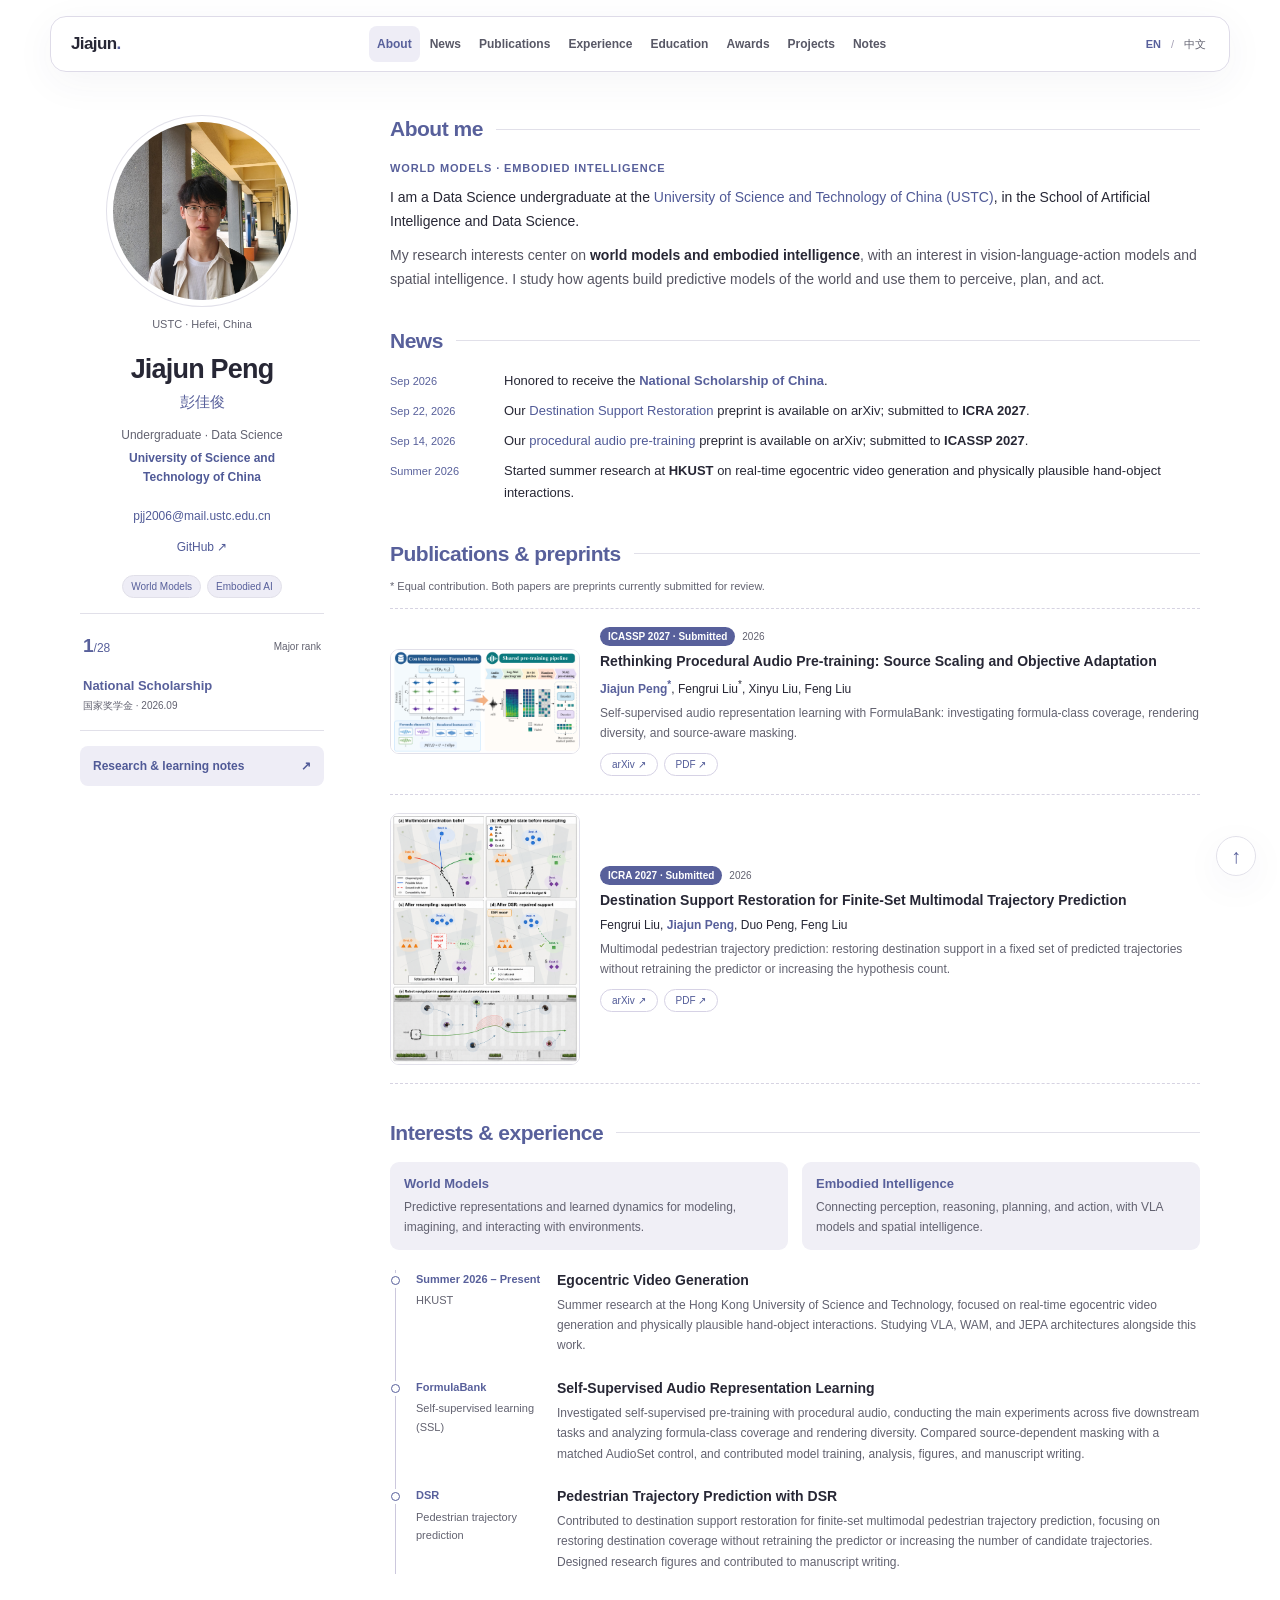
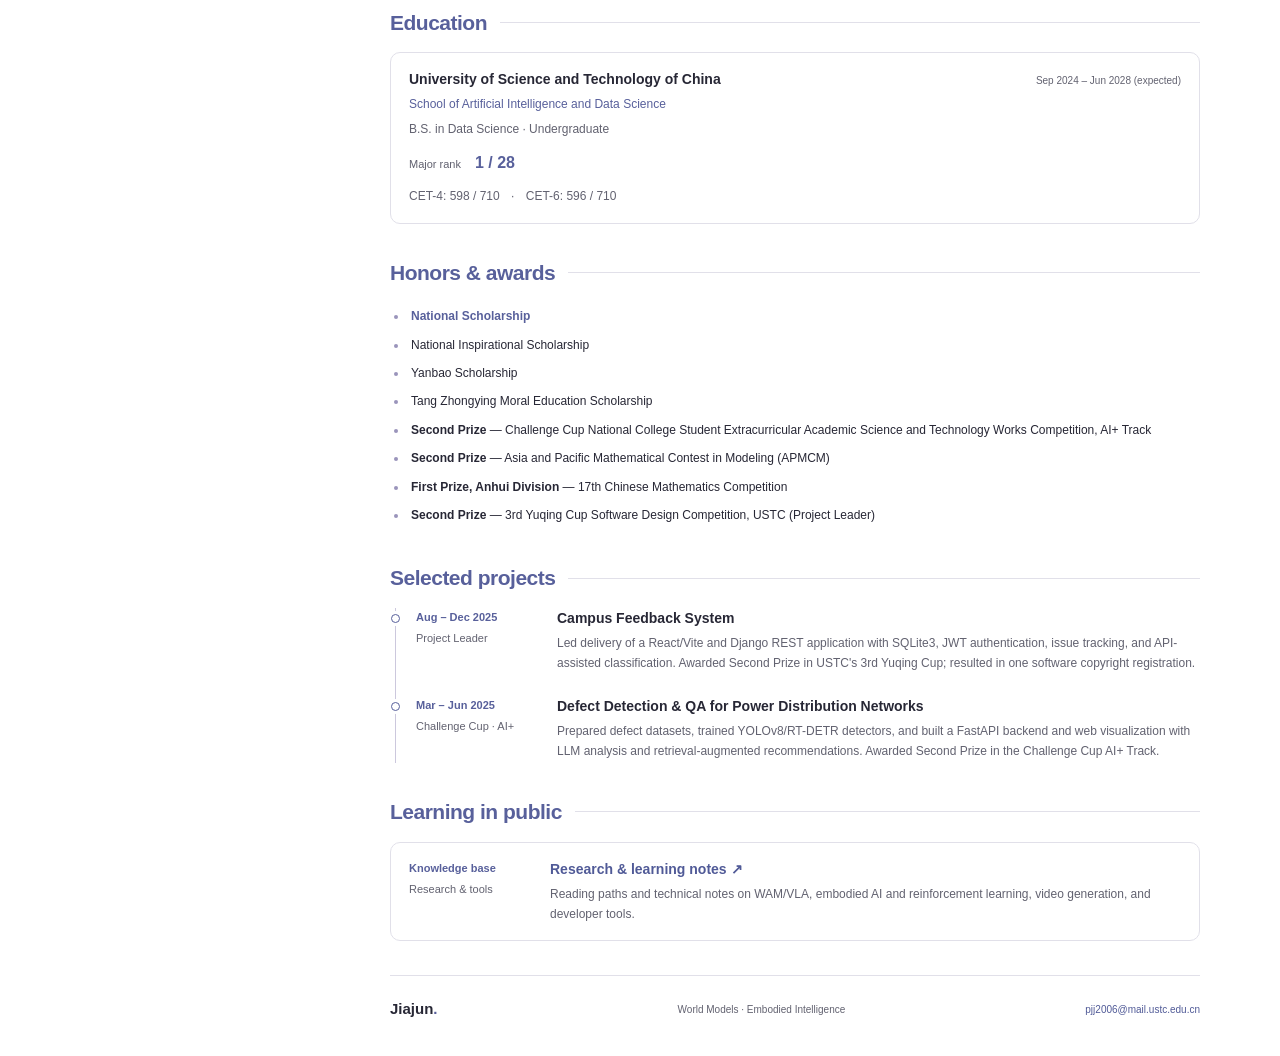
<file: index.html>
<!DOCTYPE html>

<html lang="en">
<head>
<meta charset="utf-8"/>
<meta content="width=device-width, initial-scale=1" name="viewport"/>
<meta content="Jiajun Peng, Data Science undergraduate at USTC. World models, embodied intelligence, publications, education and notes." name="description"/>
<title>Jiajun Peng (彭佳俊) | USTC</title>
<link href="assets/favicon.ico" rel="icon" type="image/x-icon"/>
<link href="assets/favicon.png" rel="icon" sizes="32x32" type="image/png"/>
<link href="homepage.css" rel="stylesheet"/>
<link href="https://kevinjustin-love.github.io/" hreflang="en" rel="alternate"/>
<link href="https://kevinjustin-love.github.io/index-zh.html" hreflang="zh-CN" rel="alternate"/>
</head>
<body id="top">
<a class="skip-link" href="#about">Skip to content</a>
<header class="site-header">
<a aria-label="Jiajun Peng home" class="wordmark" href="#top">Jiajun<span>.</span></a>
<nav aria-label="Primary navigation"><a href="#about">About</a><a href="#news">News</a><a href="#publications">Publications</a><a href="#research">Experience</a><a href="#education">Education</a><a href="#awards">Awards</a><a href="#projects">Projects</a><a href="notes.html">Notes</a></nav>
<div aria-label="Language" class="language-switch"><a aria-current="page" href="index.html" lang="en">EN</a><span aria-hidden="true">/</span><a href="index-zh.html" hreflang="zh-CN" lang="zh-CN">中文</a></div>
</header><main class="academic-layout"><aside aria-label="Profile" class="profile-sidebar"><figure class="portrait-card"><div class="portrait-crop"><img alt="Portrait of Jiajun Peng" height="2997" src="assets/profile-body.jpg" width="2248"/></div><figcaption><span>USTC · Hefei, China</span><span class="status"><i aria-hidden="true"></i> Research</span></figcaption></figure><h1 id="name">Jiajun Peng</h1><p class="native-name" lang="zh-CN">彭佳俊</p><p class="profile-role">Undergraduate · Data Science</p><p class="profile-school"><a href="https://www.ustc.edu.cn/">University of Science and<br/>Technology of China</a></p><div class="contact-links"><a href="mailto:pjj2006@mail.ustc.edu.cn">pjj2006@mail.ustc.edu.cn</a><span aria-hidden="true">·</span><a href="https://github.com/KevinJustin-love">GitHub ↗</a></div><div class="profile-topics"><span>World Models</span><span>Embodied AI</span></div><div aria-label="Academic highlights" class="highlights"><div><span class="highlight-value">1<span>/28</span></span><span class="highlight-label">Major rank</span></div><div><span class="highlight-value award-value">National Scholarship</span><span class="highlight-label" lang="zh-CN">国家奖学金 · 2026.09</span></div></div><a class="profile-notes" href="notes.html">Research &amp; learning notes <span aria-hidden="true">↗</span></a></aside><div class="page-content"><section aria-labelledby="about-title" id="about"><div class="section-heading"><h2 id="about-title">About me</h2></div><p class="eyebrow">World Models · Embodied Intelligence</p><p class="hero-bio">I am a Data Science undergraduate at the <a href="https://www.ustc.edu.cn/">University of Science and Technology of China (USTC)</a>, in the School of Artificial Intelligence and Data Science.</p><p class="hero-intro">My research interests center on <strong>world models and embodied intelligence</strong>, with an interest in vision-language-action models and spatial intelligence. I study how agents build predictive models of the world and use them to perceive, plan, and act.</p></section>
<section aria-labelledby="news-title" id="news"><div class="section-heading"><h2 id="news-title">News</h2></div>
<ul class="news-list">
<li class="news-honor"><time class="news-date" datetime="2026-09">Sep 2026</time><p>Honored to receive the <strong>National Scholarship of China</strong>.</p></li>
<li><time class="news-date" datetime="2026-09-22">Sep 22, 2026</time><p>Our <a href="https://arxiv.org/abs/2609.25942">Destination Support Restoration</a> preprint is available on arXiv; submitted to <strong>ICRA 2027</strong>.</p></li>
<li><time class="news-date" datetime="2026-09-14">Sep 14, 2026</time><p>Our <a href="https://arxiv.org/abs/2609.15067">procedural audio pre-training</a> preprint is available on arXiv; submitted to <strong>ICASSP 2027</strong>.</p></li>
<li><span class="news-date">Summer 2026</span><p>Started summer research at <strong>HKUST</strong> on real-time egocentric video generation and physically plausible hand-object interactions.</p></li>
</ul>
</section>
<section aria-labelledby="papers-title" id="publications"><div class="section-heading"><h2 id="papers-title">Publications &amp; preprints</h2></div><p class="section-note">* Equal contribution. Both papers are preprints currently submitted for review.</p>
<div class="paper-list">
<article class="paper-card"><a aria-label="Rethinking Procedural Audio Pre-training: Source Scaling and Objective Adaptation" class="paper-visual" href="https://arxiv.org/abs/2609.15067"><img alt="Figure 1: overview of the FormulaBank study" height="536" loading="lazy" src="assets/formulabank-fig1.png" width="980"/></a><div class="paper-body"><div class="paper-meta"><span class="tag">ICASSP 2027 · Submitted</span><span>2026</span></div><h3><a href="https://arxiv.org/abs/2609.15067">Rethinking Procedural Audio Pre-training: Source Scaling and Objective Adaptation</a></h3><p class="authors"><strong>Jiajun Peng<sup>*</sup></strong>, Fengrui Liu<sup>*</sup>, Xinyu Liu, Feng Liu</p><p class="paper-summary">Self-supervised audio representation learning with FormulaBank: investigating formula-class coverage, rendering diversity, and source-aware masking.</p><div class="paper-links"><a href="https://arxiv.org/abs/2609.15067">arXiv ↗</a><a href="https://arxiv.org/pdf/2609.15067">PDF ↗</a></div></div></article>
<article class="paper-card"><a aria-label="Destination Support Restoration for Finite-Set Multimodal Trajectory Prediction" class="paper-visual" href="https://arxiv.org/abs/2609.25942"><img alt="Figure 1: overview of Destination Support Restoration (DSR)" height="1448" loading="lazy" src="assets/dsr-fig1.png" width="1086"/></a><div class="paper-body"><div class="paper-meta"><span class="tag">ICRA 2027 · Submitted</span><span>2026</span></div><h3><a href="https://arxiv.org/abs/2609.25942">Destination Support Restoration for Finite-Set Multimodal Trajectory Prediction</a></h3><p class="authors">Fengrui Liu, <strong>Jiajun Peng</strong>, Duo Peng, Feng Liu</p><p class="paper-summary">Multimodal pedestrian trajectory prediction: restoring destination support in a fixed set of predicted trajectories without retraining the predictor or increasing the hypothesis count.</p><div class="paper-links"><a href="https://arxiv.org/abs/2609.25942">arXiv ↗</a><a href="https://arxiv.org/pdf/2609.25942">PDF ↗</a></div></div></article>
</div>
</section>
<section aria-labelledby="research-title" id="research"><div class="section-heading"><h2 id="research-title">Interests &amp; experience</h2></div>
<div class="interest-grid"><article class="interest-card"><span class="interest-index">01</span><h3>World Models</h3><p>Predictive representations and learned dynamics for modeling, imagining, and interacting with environments.</p></article><article class="interest-card"><span class="interest-index">02</span><h3>Embodied Intelligence</h3><p>Connecting perception, reasoning, planning, and action, with VLA models and spatial intelligence.</p></article></div>
<div class="experience-list">
<article class="detail-row"><div class="work-meta"><span>Summer 2026 – Present</span><span>HKUST</span></div><div><h3>Egocentric Video Generation</h3><p>Summer research at the Hong Kong University of Science and Technology, focused on real-time egocentric video generation and physically plausible hand-object interactions. Studying VLA, WAM, and JEPA architectures alongside this work.</p></div></article>
<article class="detail-row"><div class="work-meta"><span>FormulaBank</span><span>Self-supervised learning (SSL)</span></div><div><h3>Self-Supervised Audio Representation Learning</h3><p>Investigated self-supervised pre-training with procedural audio, conducting the main experiments across five downstream tasks and analyzing formula-class coverage and rendering diversity. Compared source-dependent masking with a matched AudioSet control, and contributed model training, analysis, figures, and manuscript writing.</p></div></article>
<article class="detail-row"><div class="work-meta"><span>DSR</span><span>Pedestrian trajectory prediction</span></div><div><h3>Pedestrian Trajectory Prediction with DSR</h3><p>Contributed to destination support restoration for finite-set multimodal pedestrian trajectory prediction, focusing on restoring destination coverage without retraining the predictor or increasing the number of candidate trajectories. Designed research figures and contributed to manuscript writing.</p></div></article>
</div>
</section>
<div class="credentials-grid">
<section aria-labelledby="education-title" id="education"><div class="section-heading"><h2 id="education-title">Education</h2></div>
<article class="education-card"><div class="entry-heading"><h3>University of Science and Technology of China</h3><p>Sep 2024 – Jun 2028 (expected)</p></div><p class="education-school">School of Artificial Intelligence and Data Science</p><p>B.S. in Data Science · Undergraduate</p><dl class="education-metrics"><div><dt>Major rank</dt><dd>1 / 28</dd></div></dl><p class="language-scores">CET-4: 598 / 710 <span aria-hidden="true">·</span> CET-6: 596 / 710</p></article>
</section>
<section aria-labelledby="awards-title" id="awards"><div class="section-heading"><h2 id="awards-title">Honors &amp; awards</h2></div>
<ul class="award-list"><li><strong>National Scholarship</strong></li><li>National Inspirational Scholarship</li><li>Yanbao Scholarship</li><li>Tang Zhongying Moral Education Scholarship</li><li><strong>Second Prize</strong> — Challenge Cup National College Student Extracurricular Academic Science and Technology Works Competition, AI+ Track</li><li><strong>Second Prize</strong> — Asia and Pacific Mathematical Contest in Modeling (APMCM)</li><li><strong>First Prize, Anhui Division</strong> — 17th Chinese Mathematics Competition</li><li><strong>Second Prize</strong> — 3rd Yuqing Cup Software Design Competition, USTC (Project Leader)</li></ul>
</section>
</div>
<section aria-labelledby="projects-title" id="projects"><div class="section-heading"><h2 id="projects-title">Selected projects</h2></div>
<article class="detail-row"><div class="work-meta"><span>Aug – Dec 2025</span><span>Project Leader</span></div><div><h3>Campus Feedback System</h3><p>Led delivery of a React/Vite and Django REST application with SQLite3, JWT authentication, issue tracking, and API-assisted classification. Awarded Second Prize in USTC's 3rd Yuqing Cup; resulted in one software copyright registration.</p></div></article>
<article class="detail-row"><div class="work-meta"><span>Mar – Jun 2025</span><span>Challenge Cup · AI+</span></div><div><h3>Defect Detection &amp; QA for Power Distribution Networks</h3><p>Prepared defect datasets, trained YOLOv8/RT-DETR detectors, and built a FastAPI backend and web visualization with LLM analysis and retrieval-augmented recommendations. Awarded Second Prize in the Challenge Cup AI+ Track.</p></div></article>
</section>
<section aria-labelledby="notes-title" id="notes"><div class="section-heading"><h2 id="notes-title">Learning in public</h2></div><a class="detail-row notes-link" href="notes.html"><div class="work-meta"><span>Knowledge base</span><span>Research &amp; tools</span></div><div><h3>Research &amp; learning notes ↗</h3><p>Reading paths and technical notes on WAM/VLA, embodied AI and reinforcement learning, video generation, and developer tools.</p></div></a></section>
<footer><a class="footer-wordmark" href="#top">Jiajun<span>.</span></a><p>World Models · Embodied Intelligence</p><a href="mailto:pjj2006@mail.ustc.edu.cn">pjj2006@mail.ustc.edu.cn</a></footer>
</div></main>
<a aria-label="Back to top" class="back-to-top" href="#top">↑</a><script defer="" src="homepage.js"></script></body>
</html>
</file>
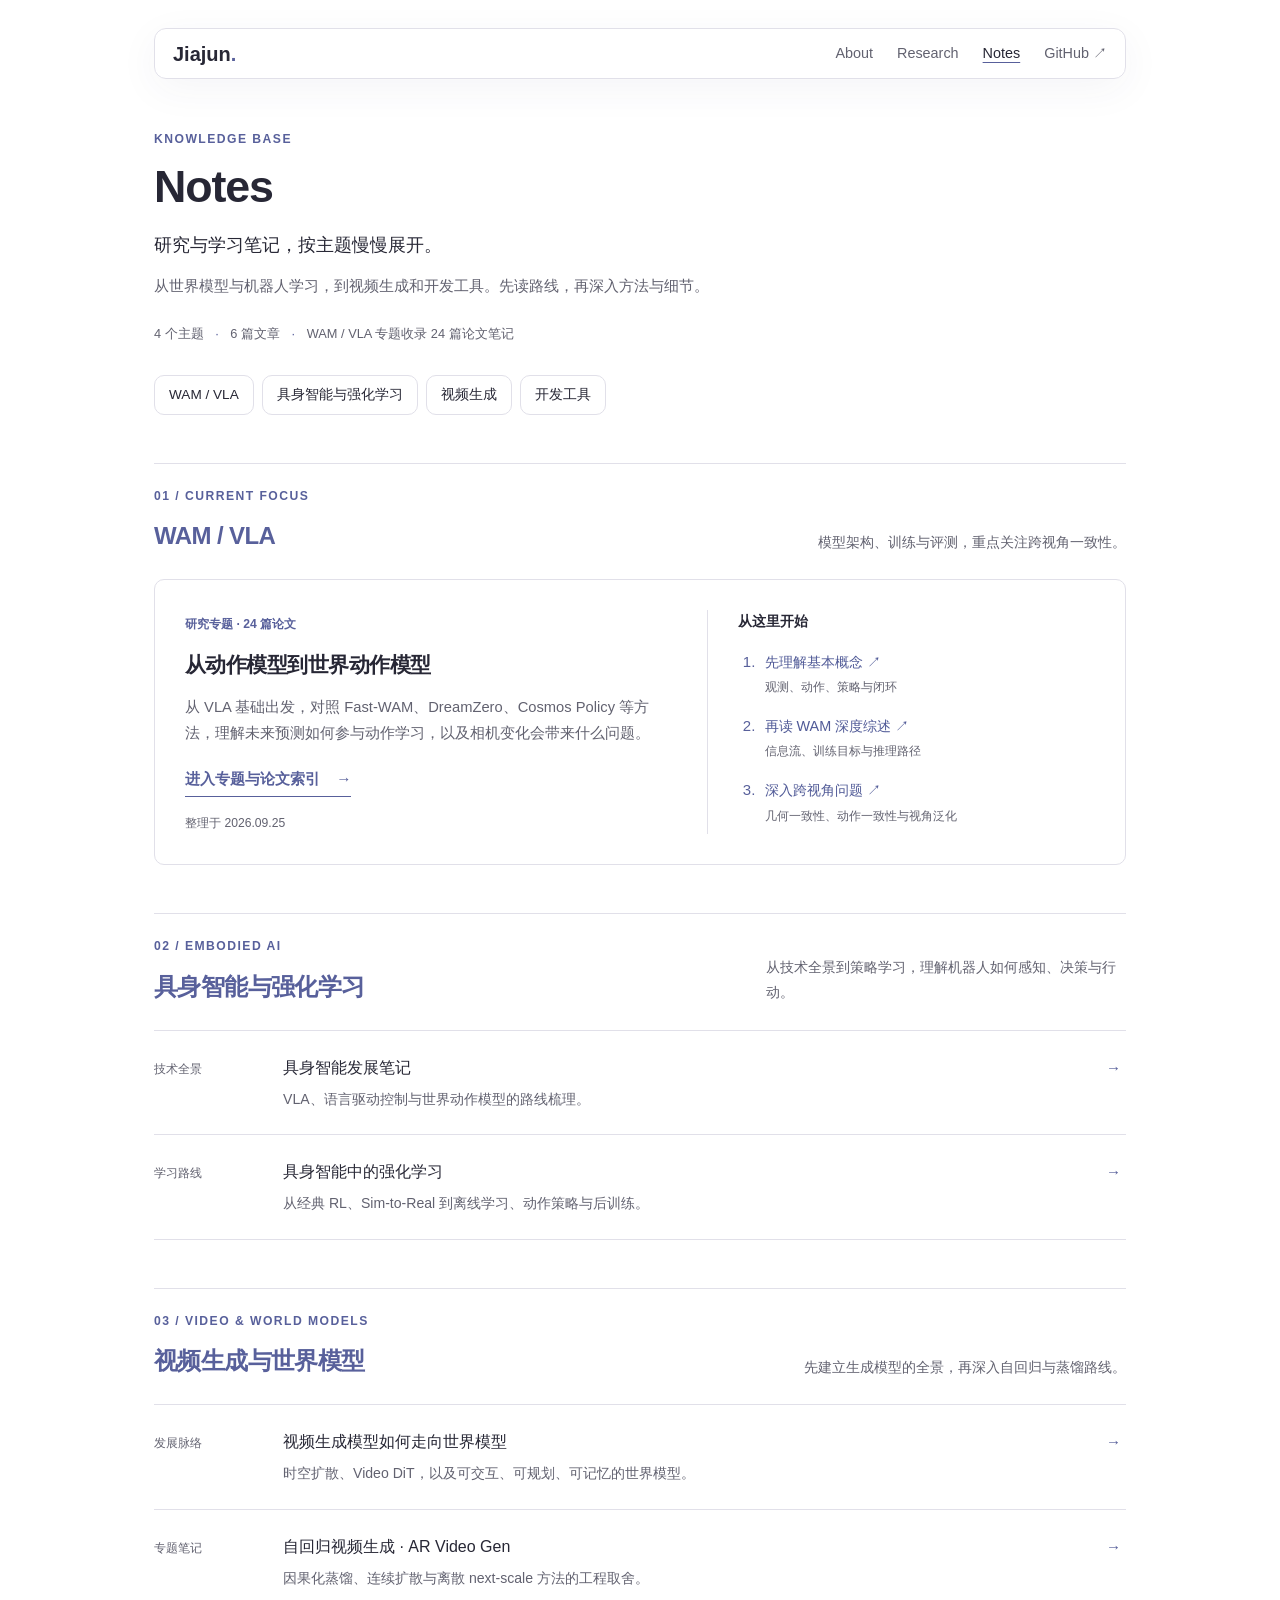
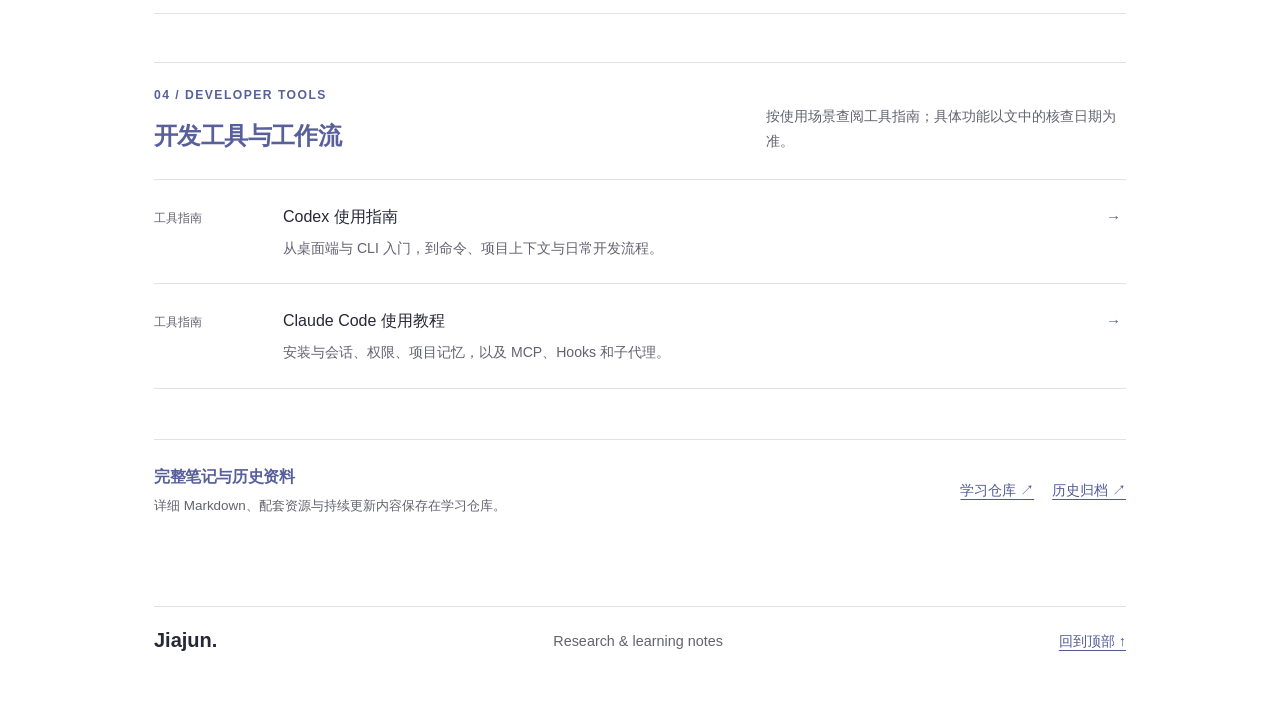
<file: notes/index.html>
<!doctype html>
<html lang="zh-CN">
<head>
  <meta charset="utf-8">
  <meta name="viewport" content="width=device-width, initial-scale=1">
  <title>Notes 主题目录 | Jiajun Peng</title>
  <link rel="icon" type="image/x-icon" href="../assets/favicon.ico">
  <link rel="icon" type="image/png" sizes="32x32" href="../assets/favicon.png">
  <link rel="canonical" href="https://kevinjustin-love.github.io/notes.html">
  <link rel="stylesheet" href="../theme.css">
  <link rel="stylesheet" href="../notes.css">
  <script>
    const destination = new URL("../notes.html", window.location.href);
    destination.search = window.location.search;
    destination.hash = window.location.hash;
    window.location.replace(destination.href);
  </script>
  <meta http-equiv="refresh" content="0; url=../notes.html">
</head>
<body class="redirect-page"><main><p class="eyebrow">Notes</p><h1>笔记入口已更新</h1><p>正在前往统一的阅读页面。</p><p><a href="../notes.html">打开Notes 主题目录 →</a></p></main></body>
</html>
</file>
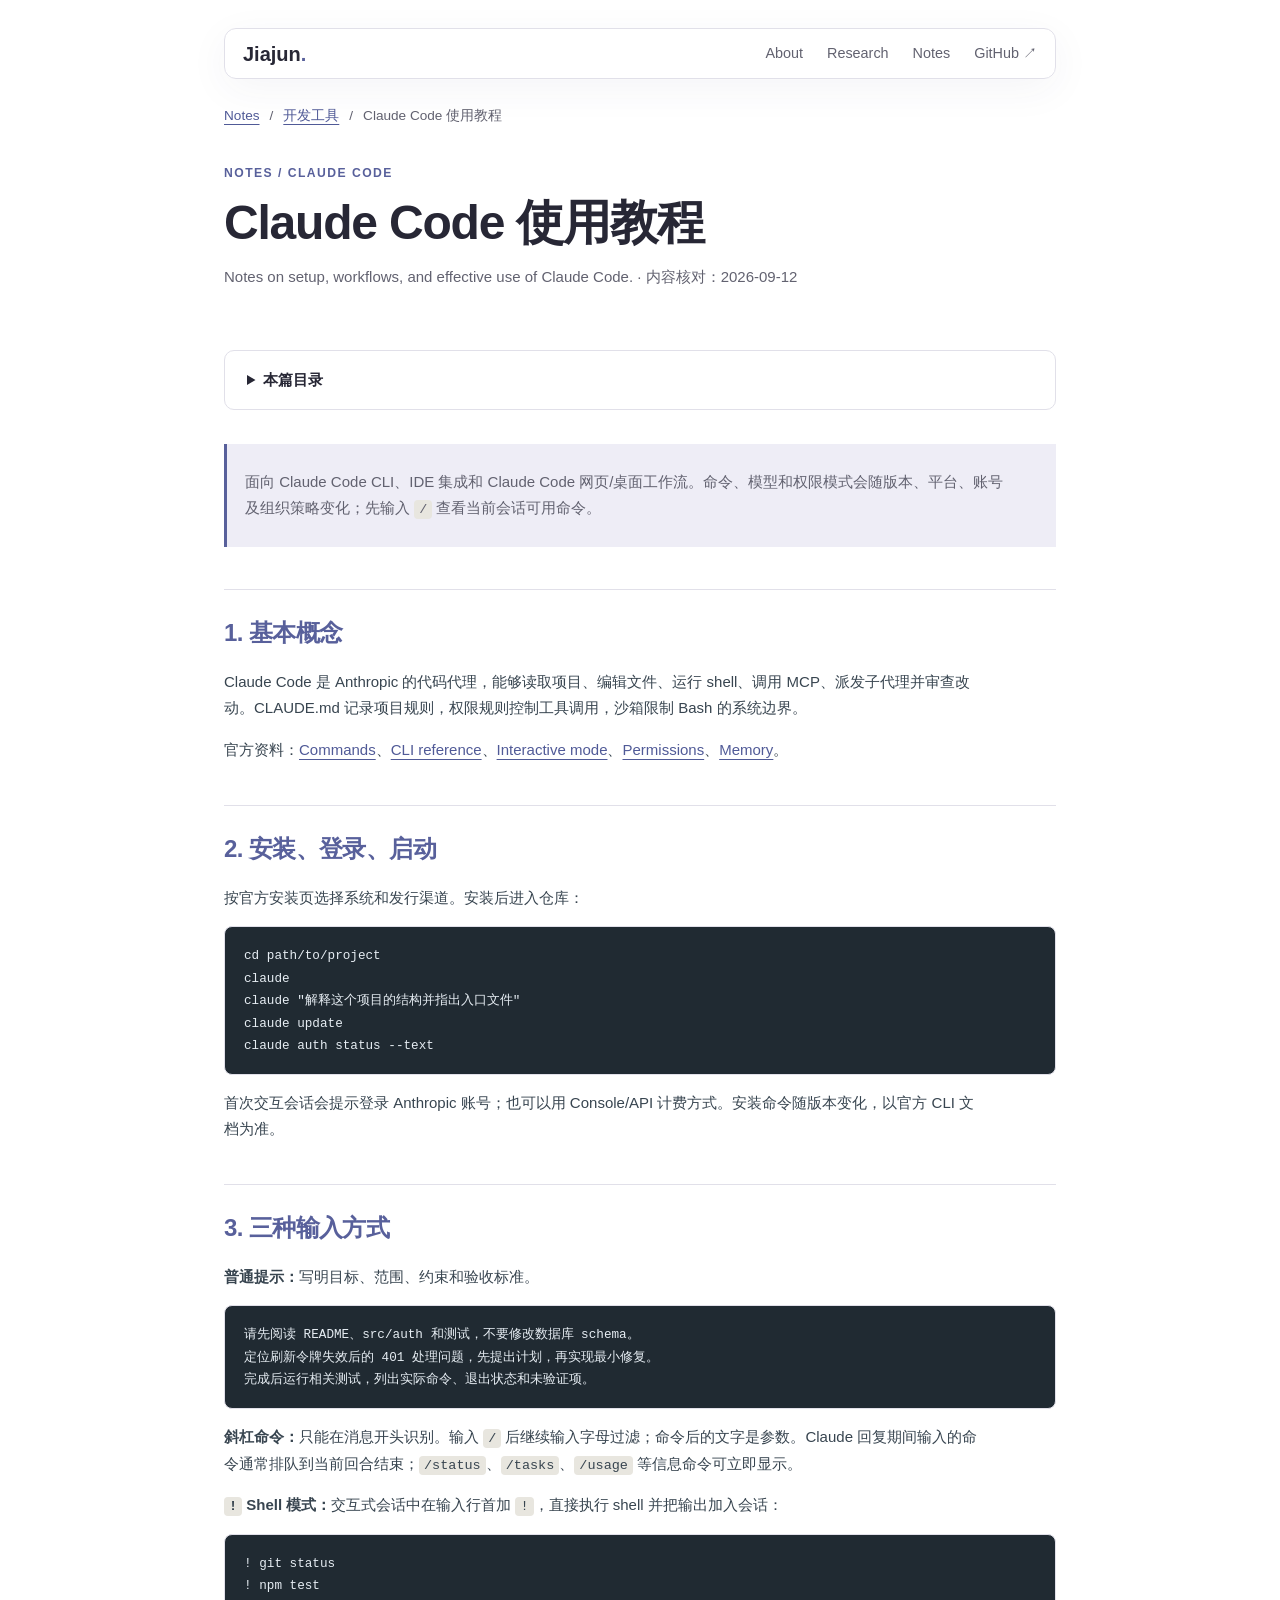
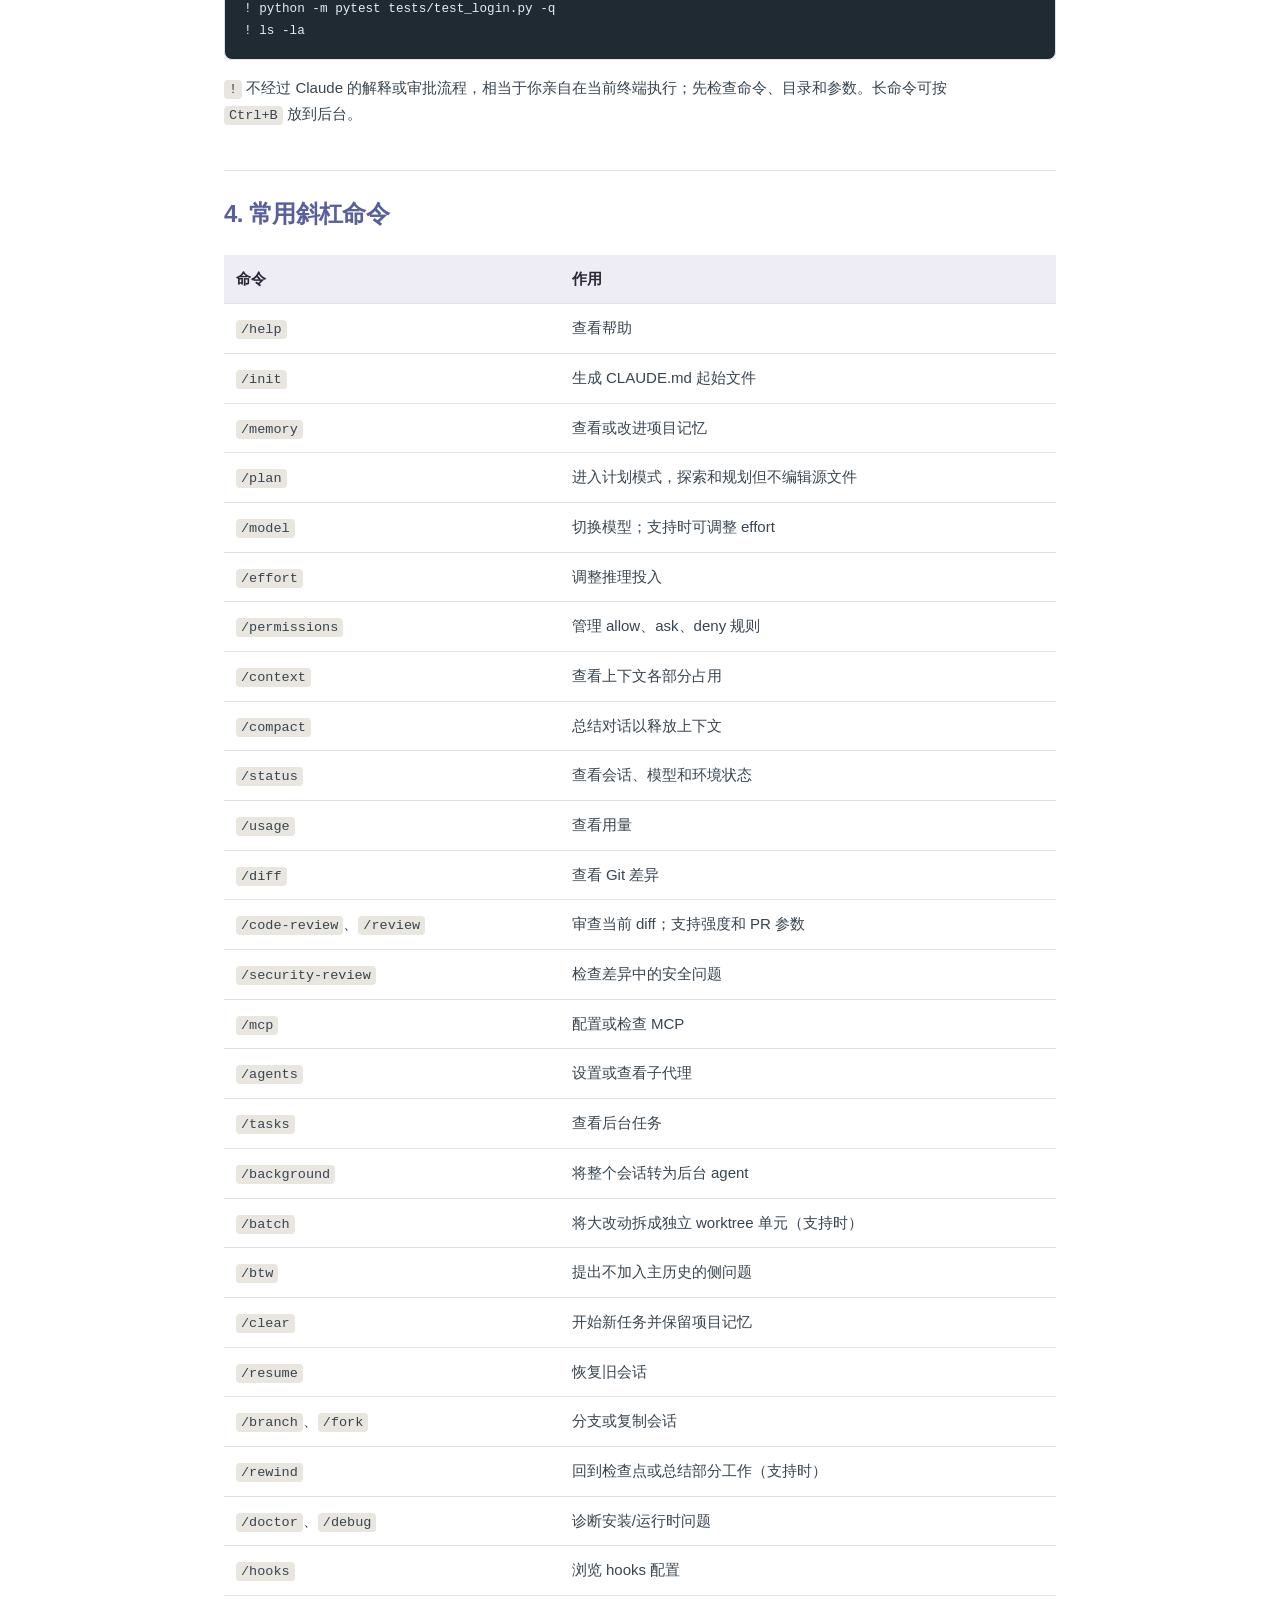
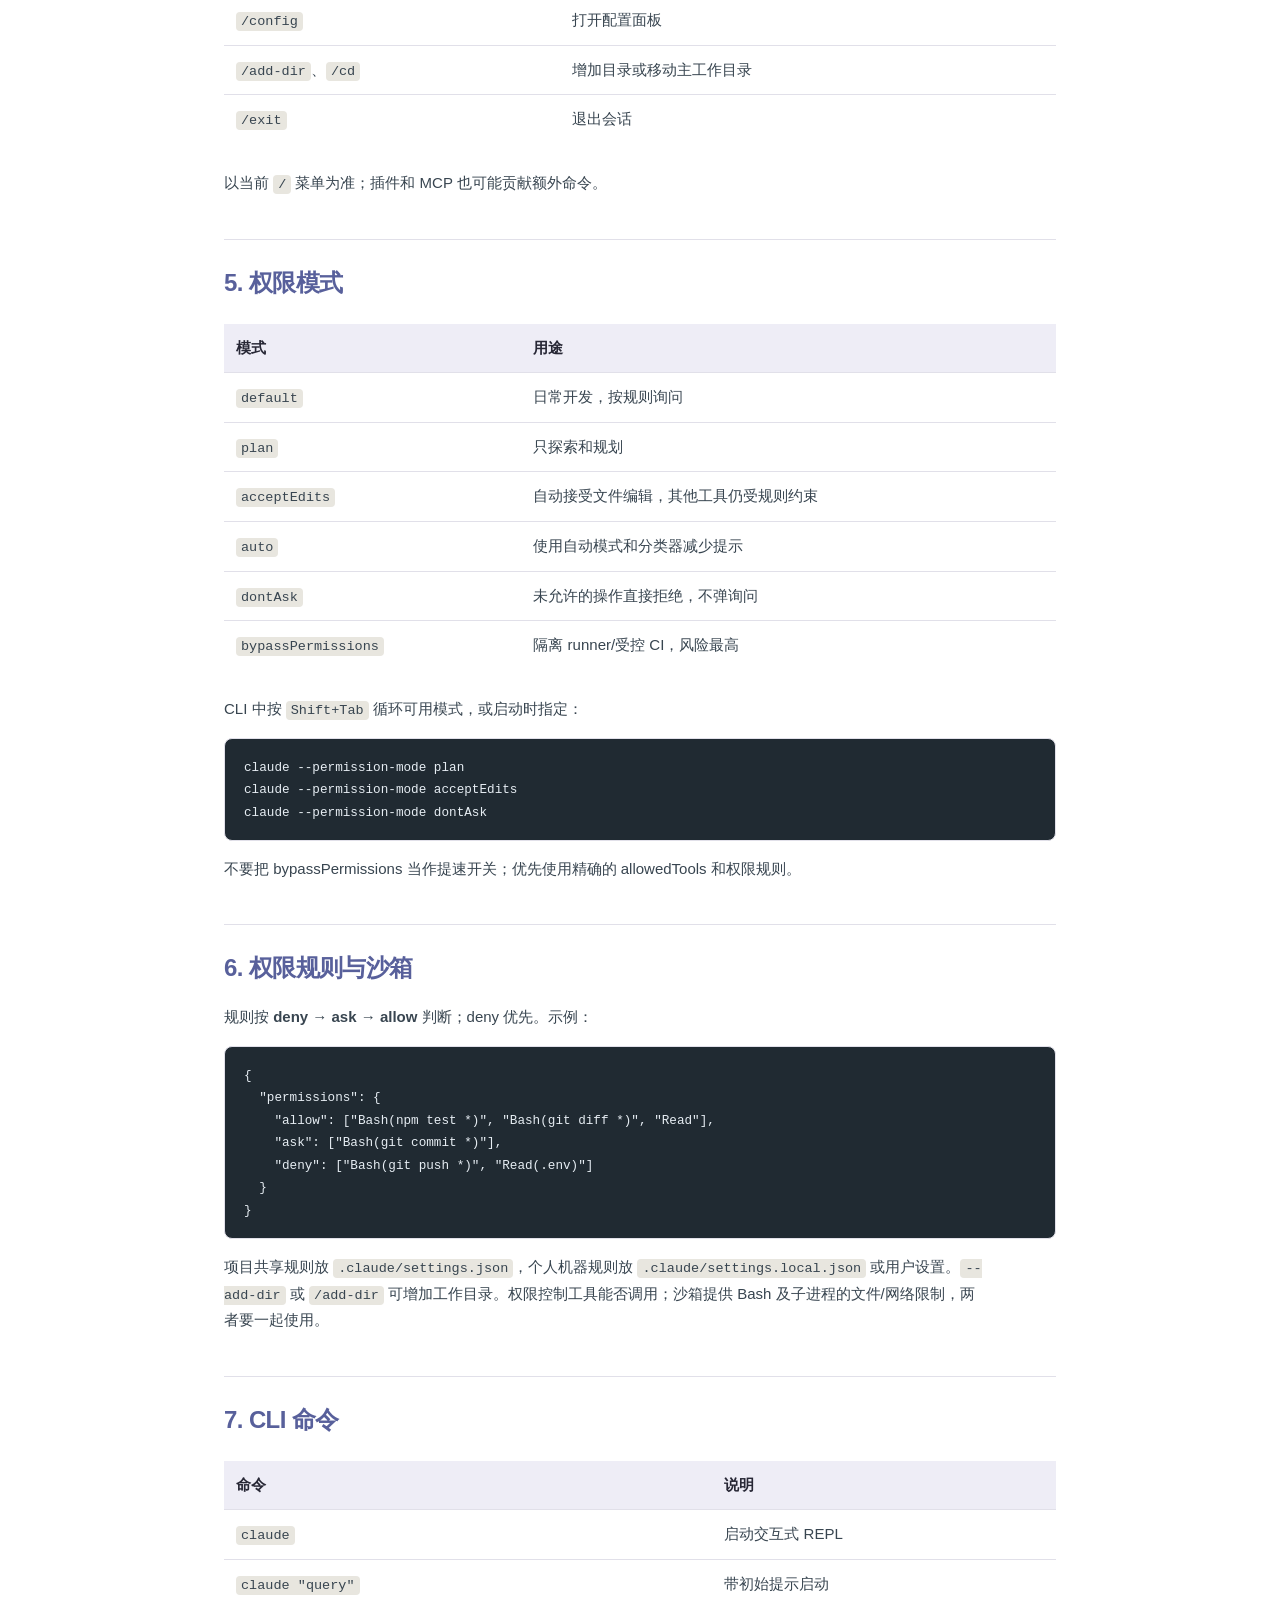
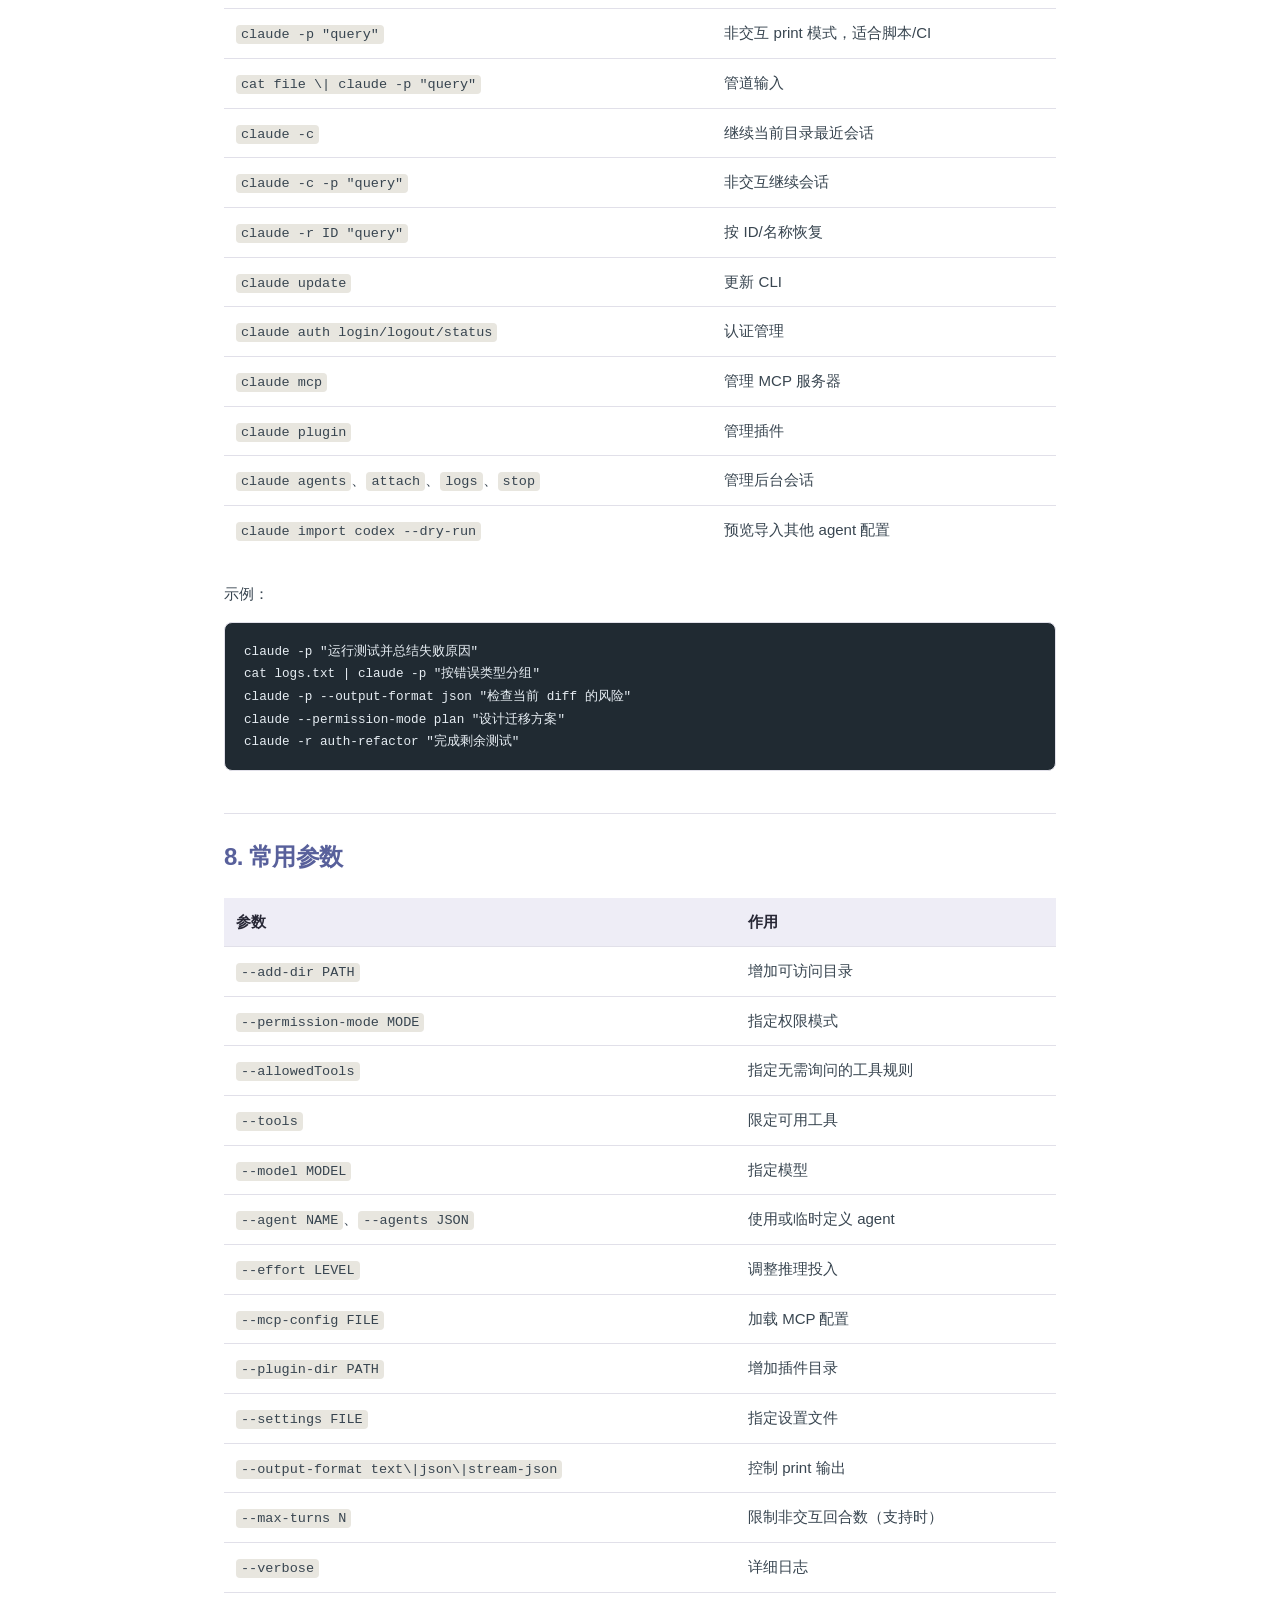
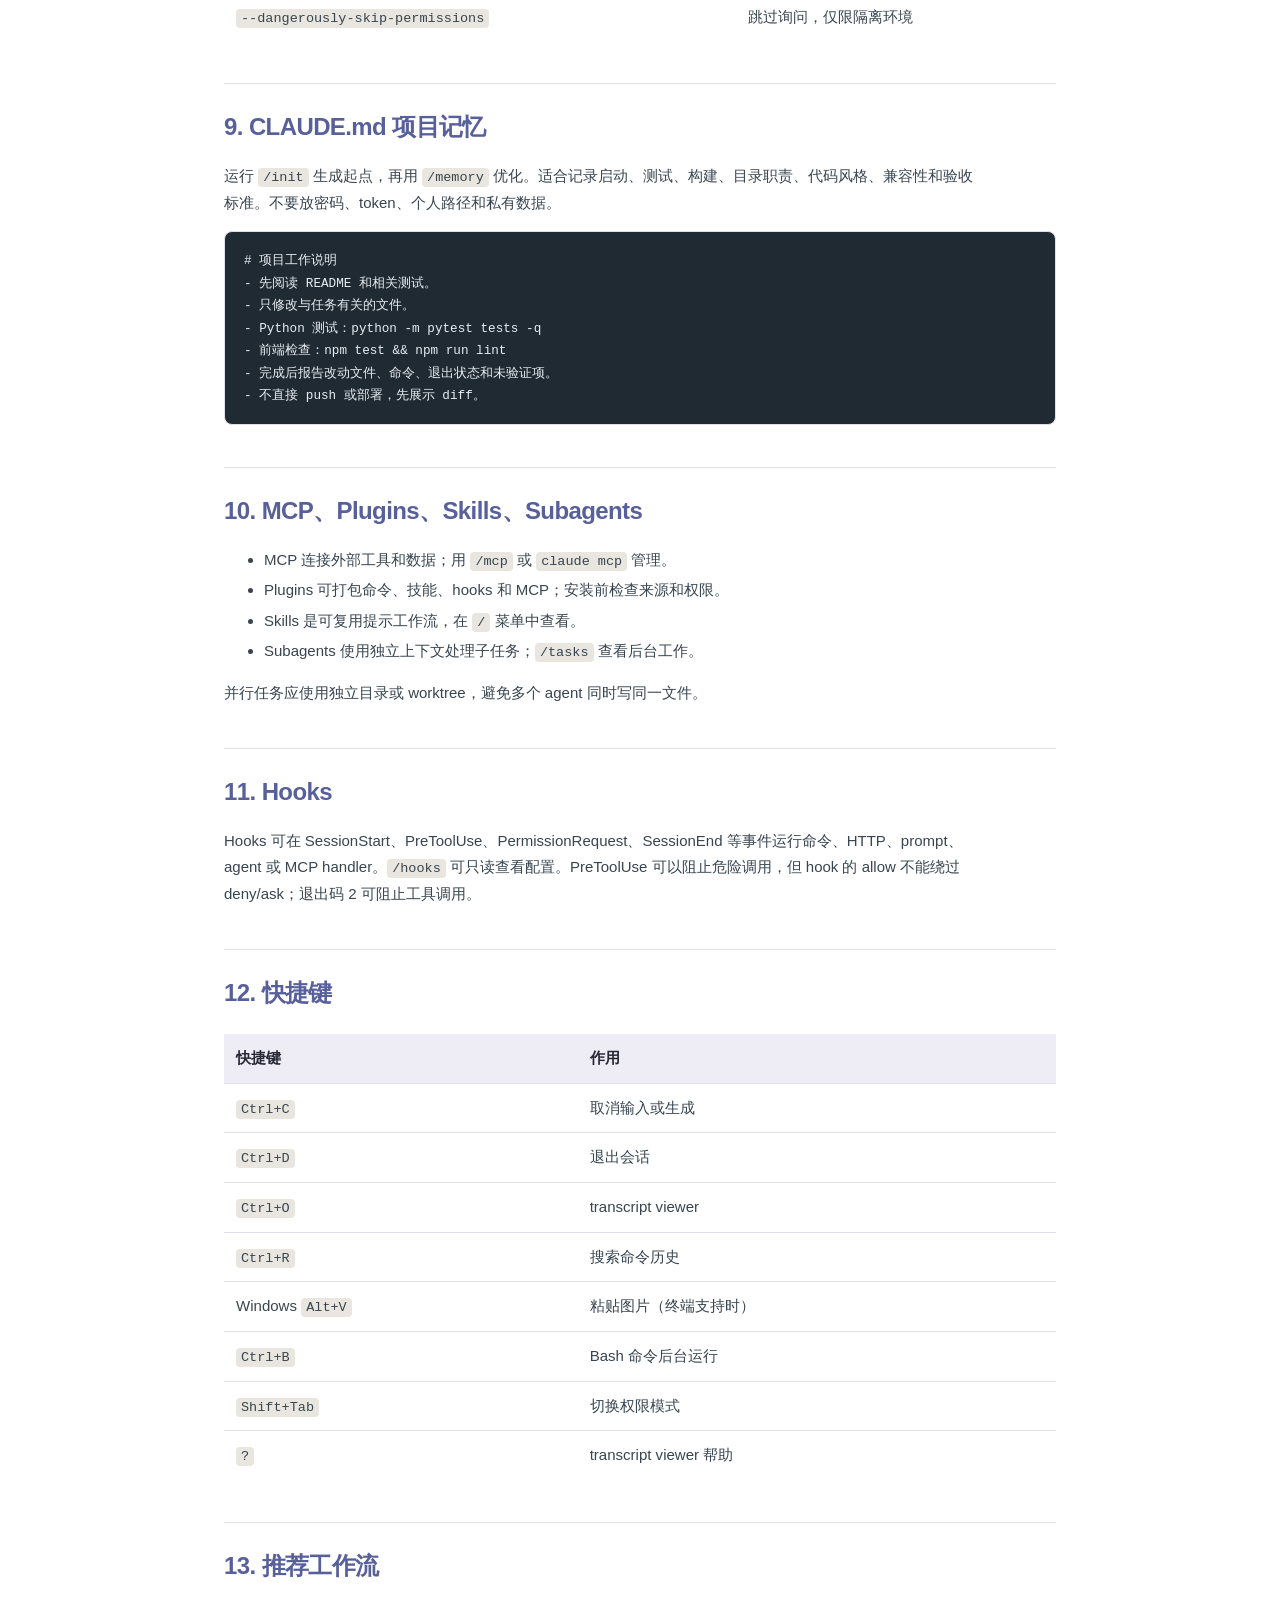
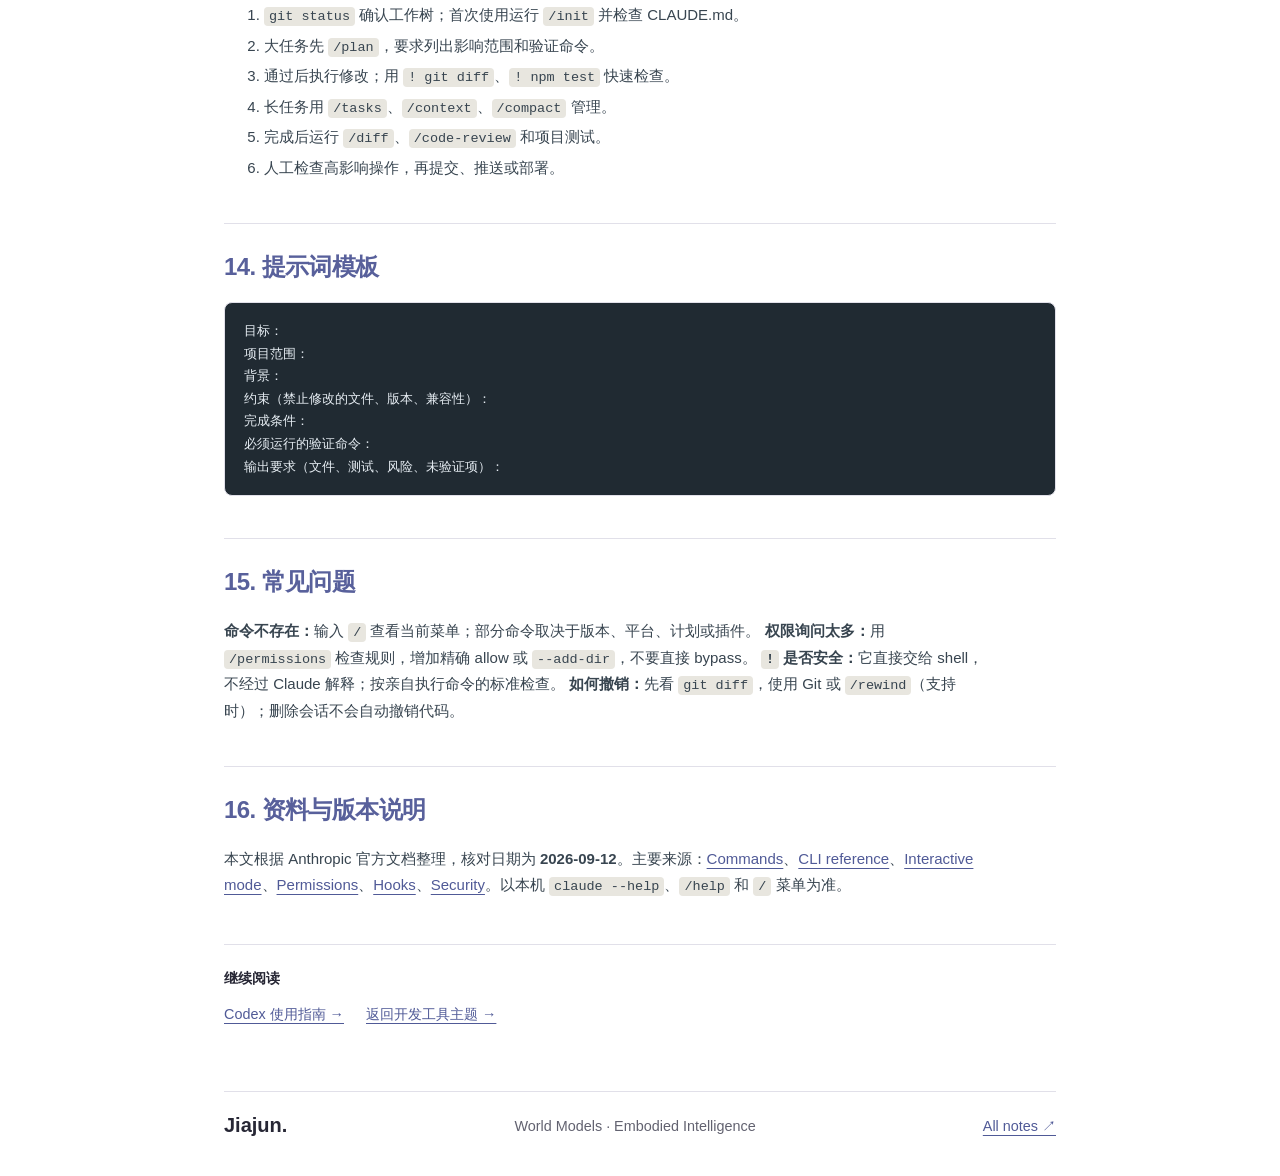
<file: notes/claude-code/index.html>
<!doctype html>
<html lang="zh-CN">
<head>
  <meta charset="utf-8">
  <meta name="viewport" content="width=device-width, initial-scale=1">
  <title>Claude Code 使用教程 | Jiajun Peng</title>
  <link rel="icon" type="image/x-icon" href="../../assets/favicon.ico">
  <link rel="icon" type="image/png" sizes="32x32" href="../../assets/favicon.png">
  <link rel="canonical" href="https://kevinjustin-love.github.io/notes/claude-code.html">
  <link rel="stylesheet" href="../../theme.css">
  <link rel="stylesheet" href="../../notes.css">
  <script>
    const destination = new URL("../claude-code.html", window.location.href);
    destination.search = window.location.search;
    destination.hash = window.location.hash;
    window.location.replace(destination.href);
  </script>
  <meta http-equiv="refresh" content="0; url=../claude-code.html">
</head>
<body class="redirect-page"><main><p class="eyebrow">Notes</p><h1>笔记入口已更新</h1><p>正在前往统一的阅读页面。</p><p><a href="../claude-code.html">打开Claude Code 使用教程 →</a></p></main></body>
</html>
</file>
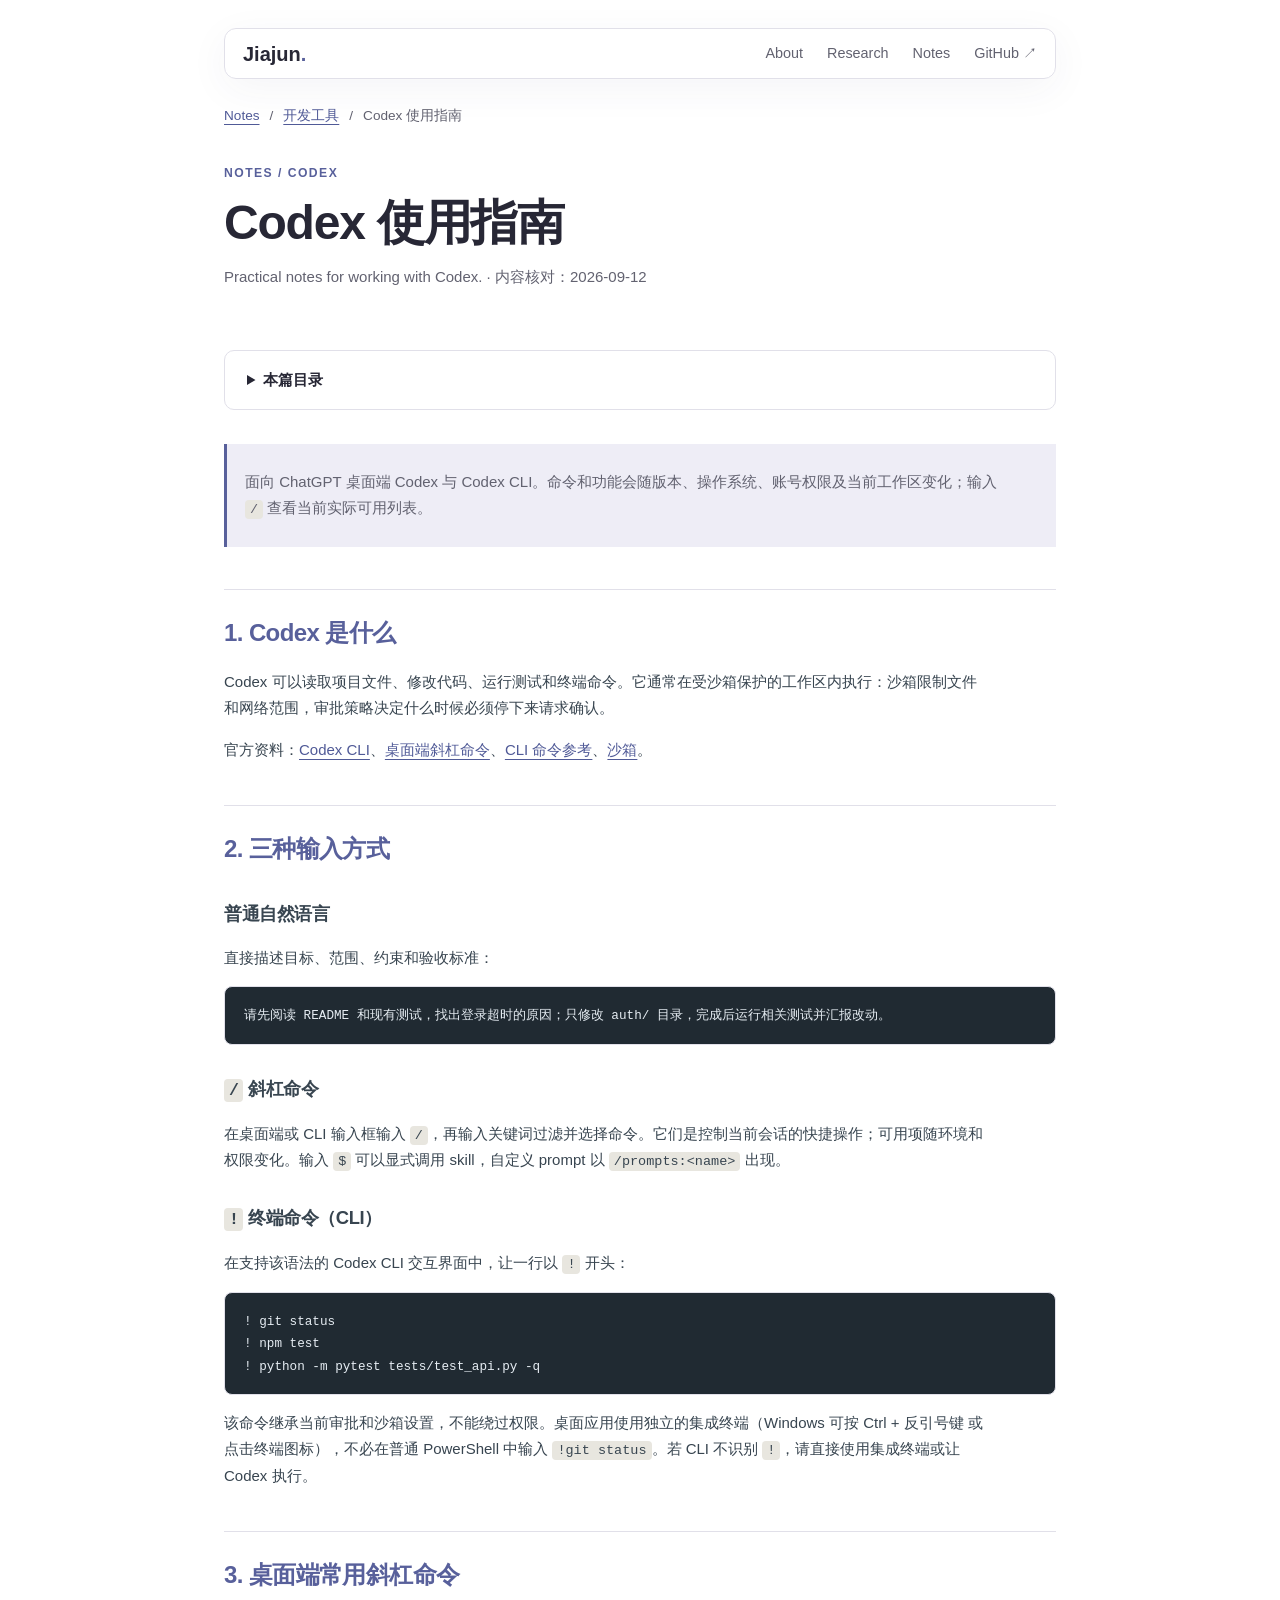
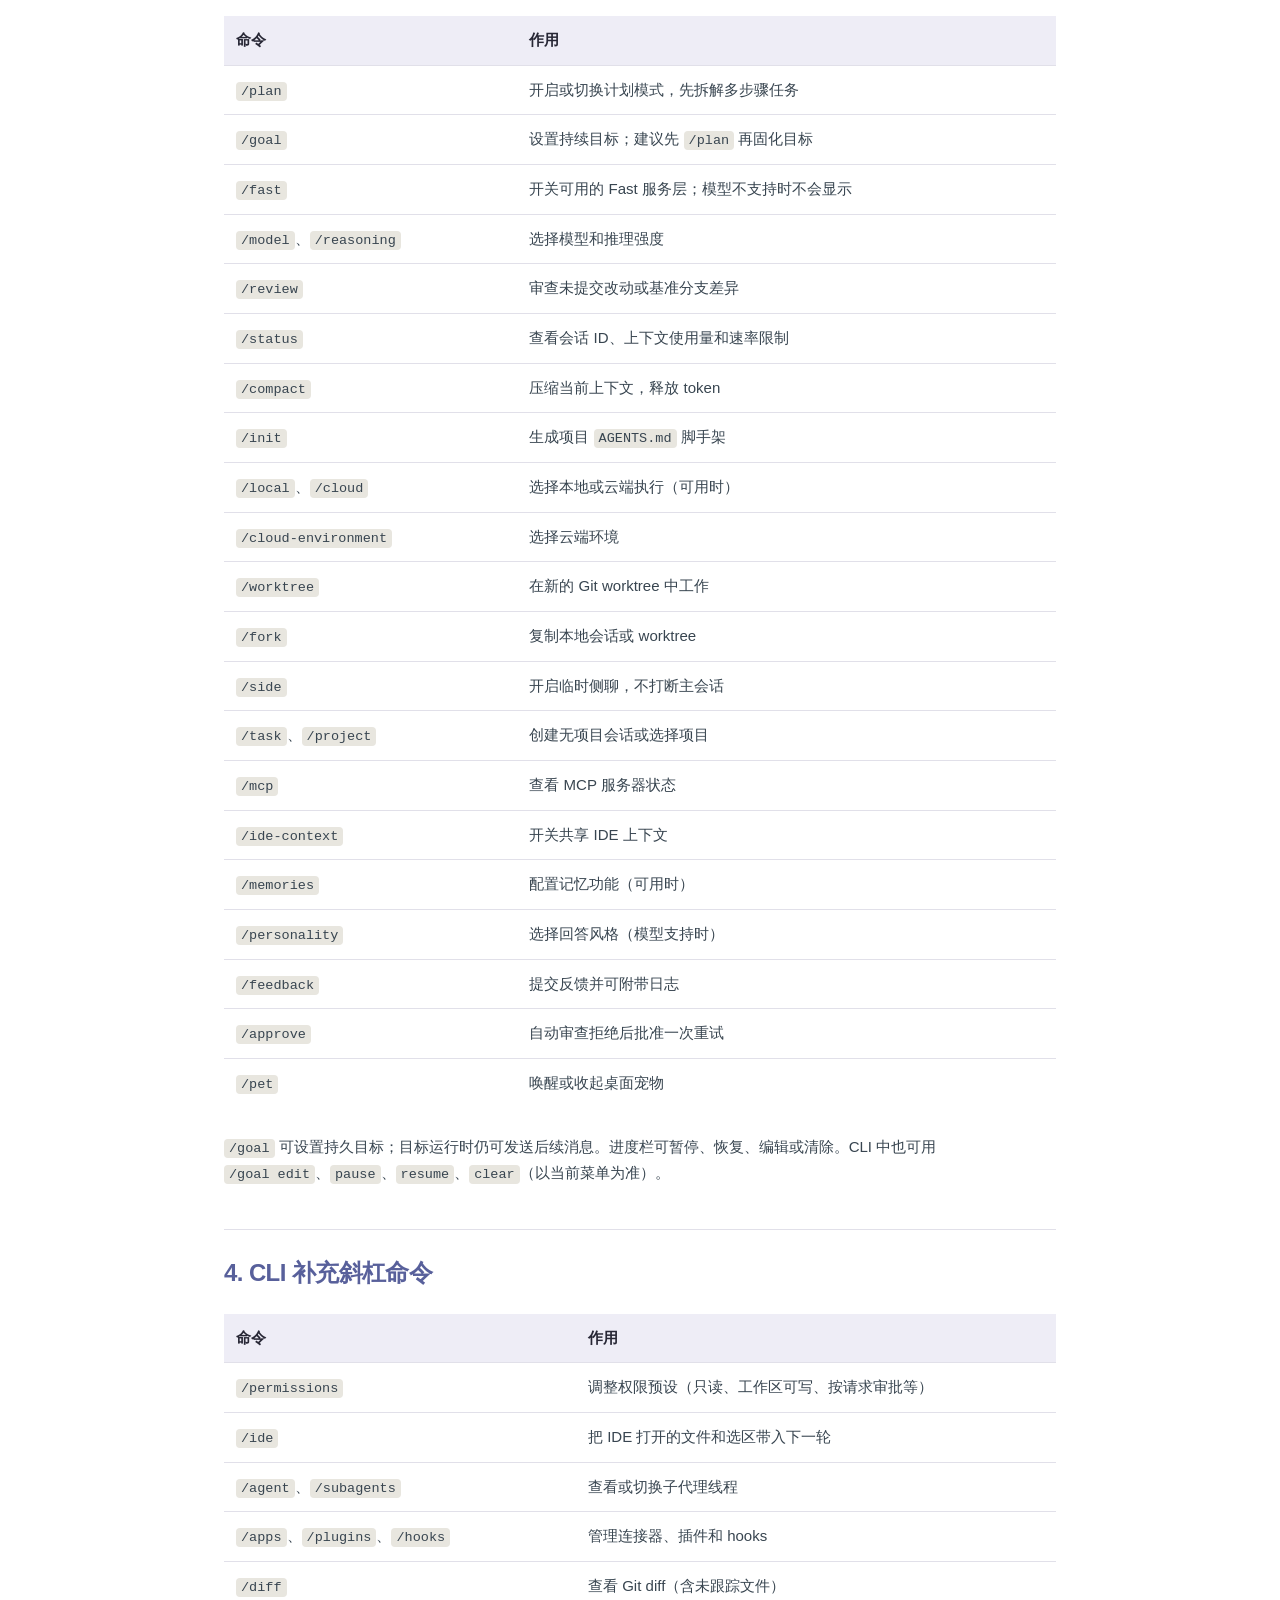
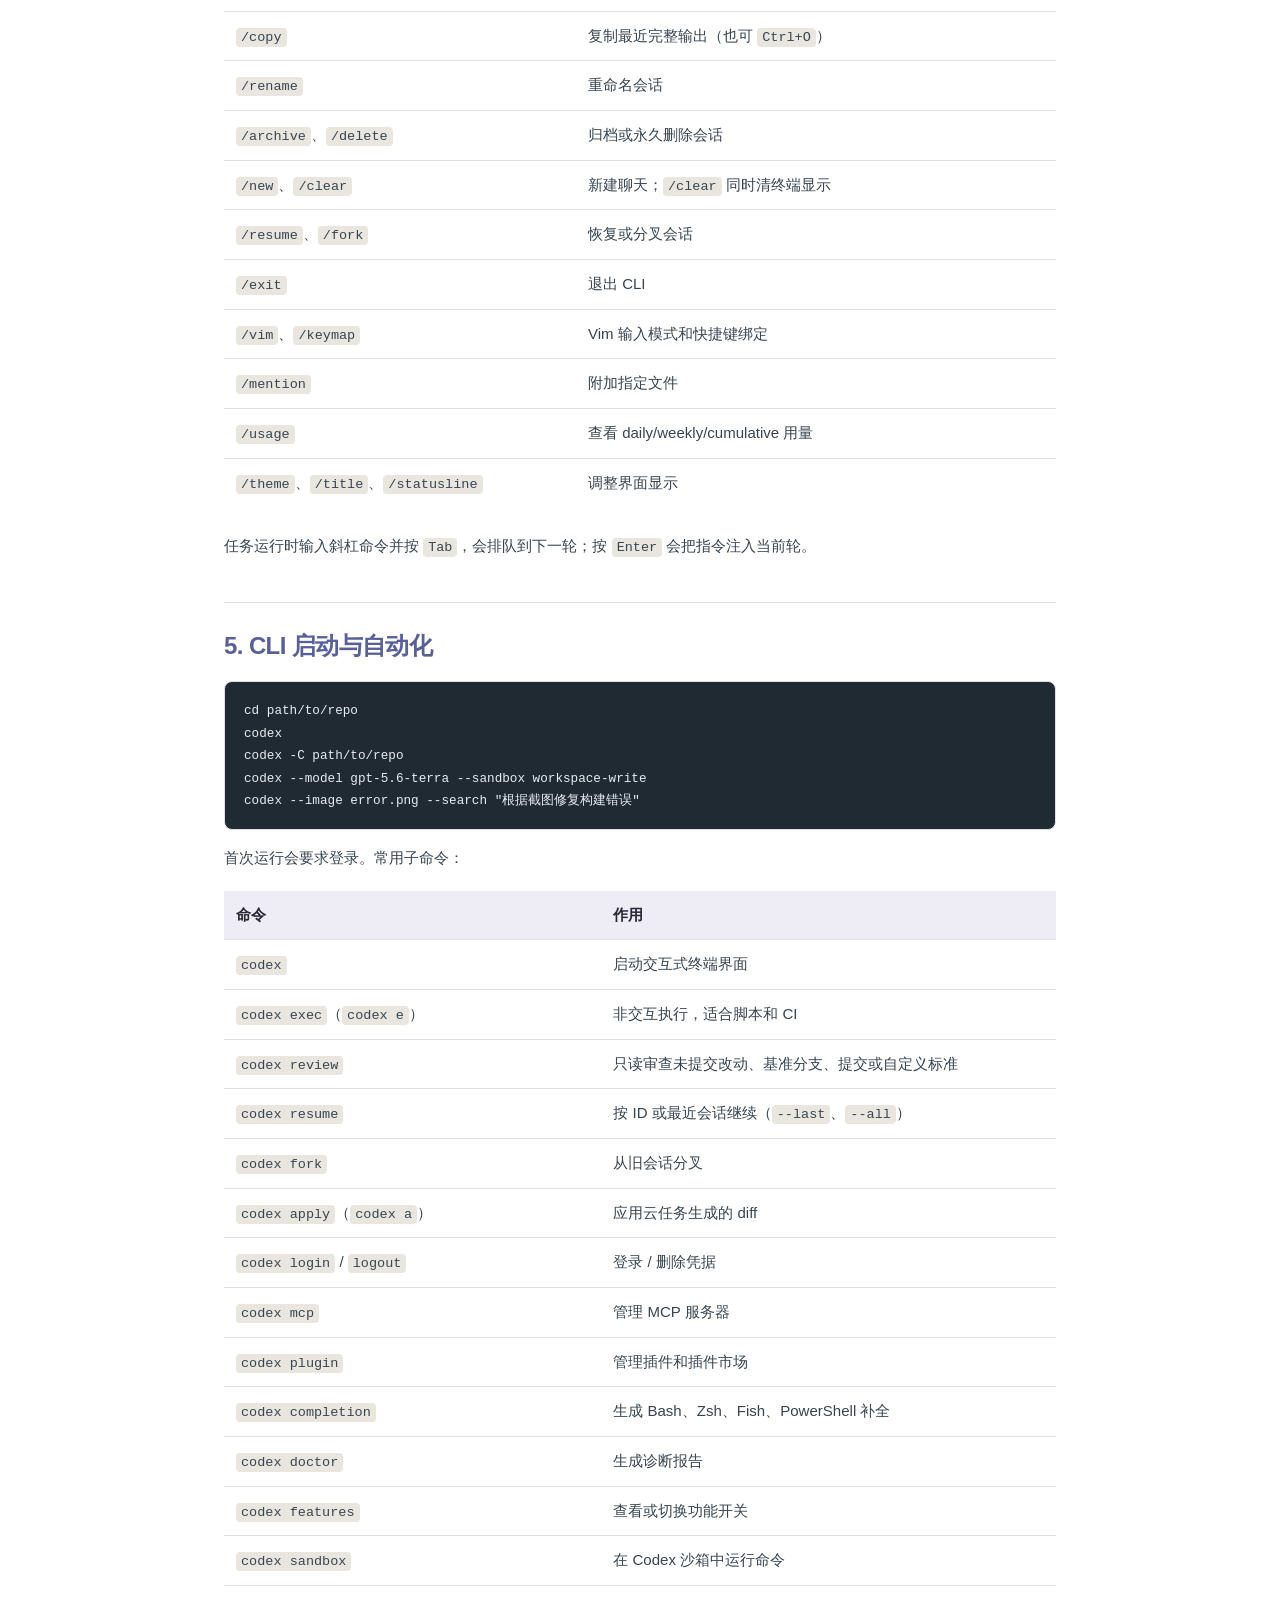
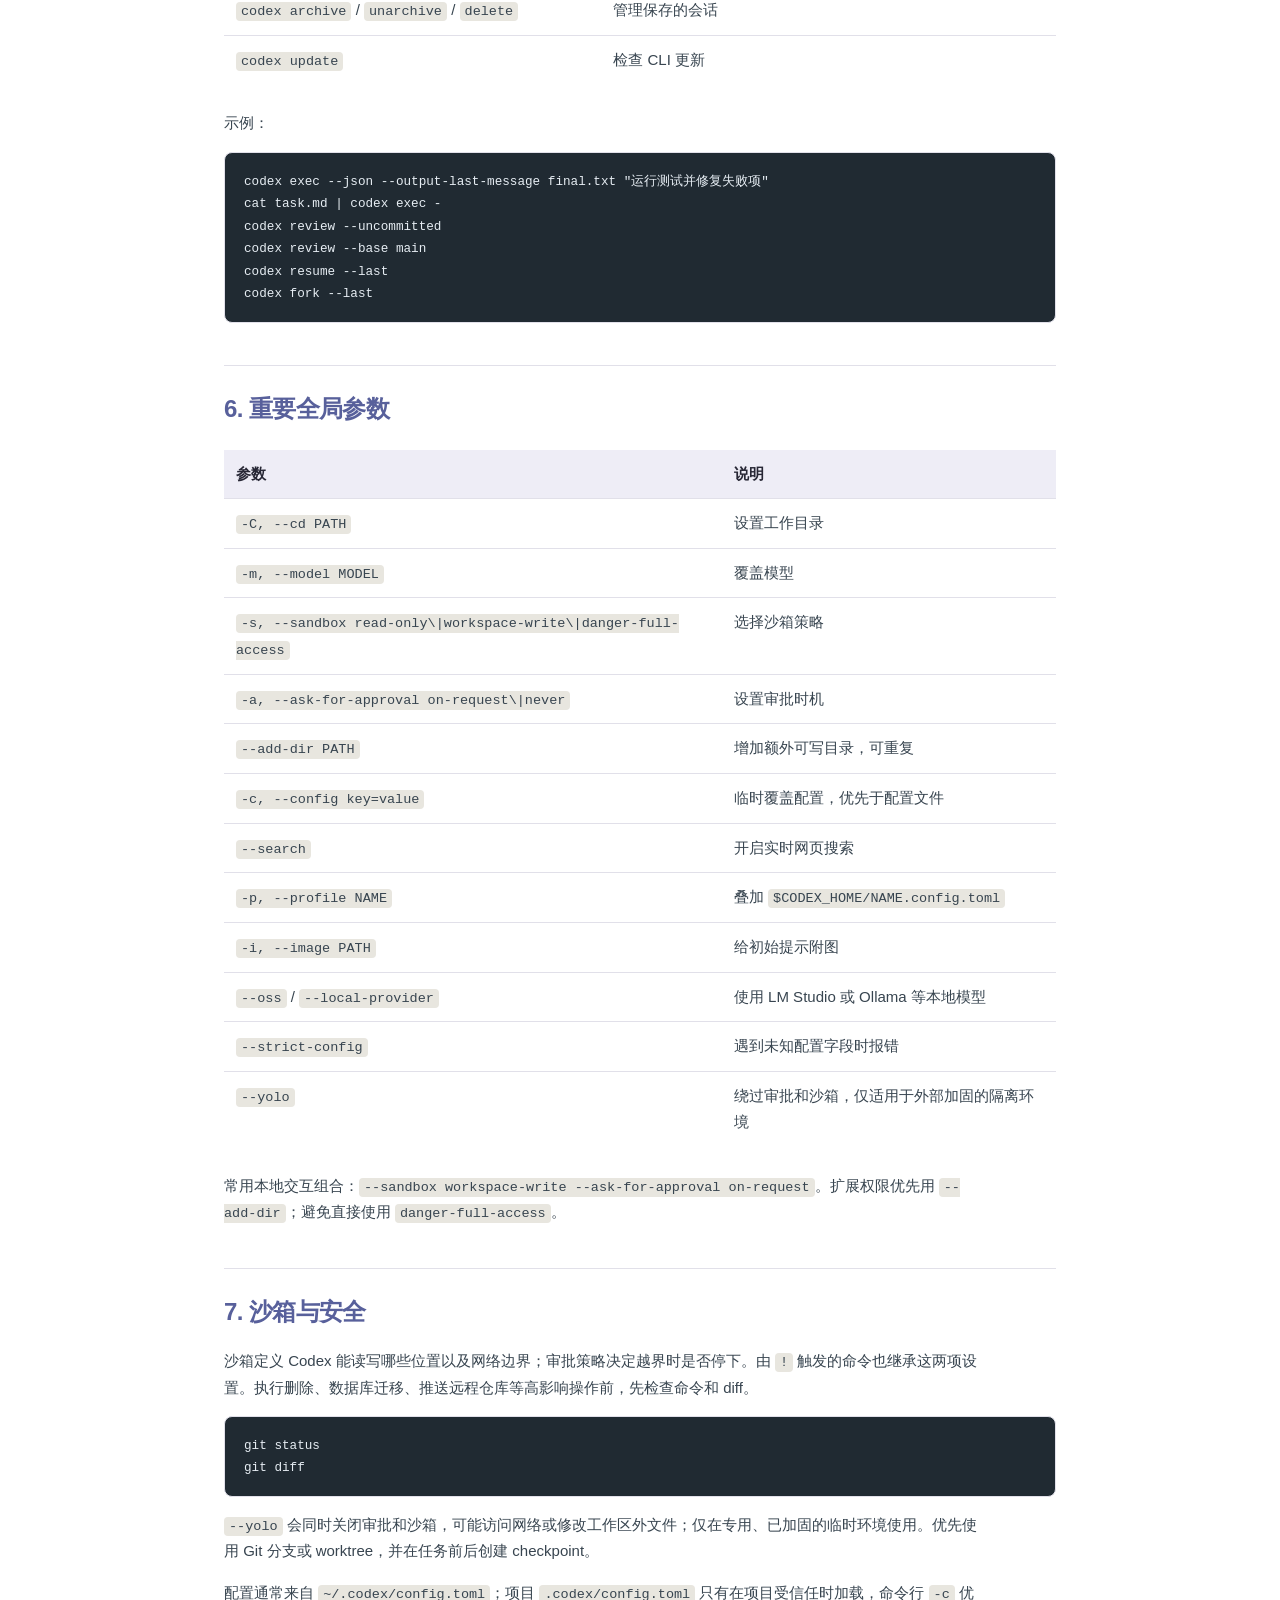
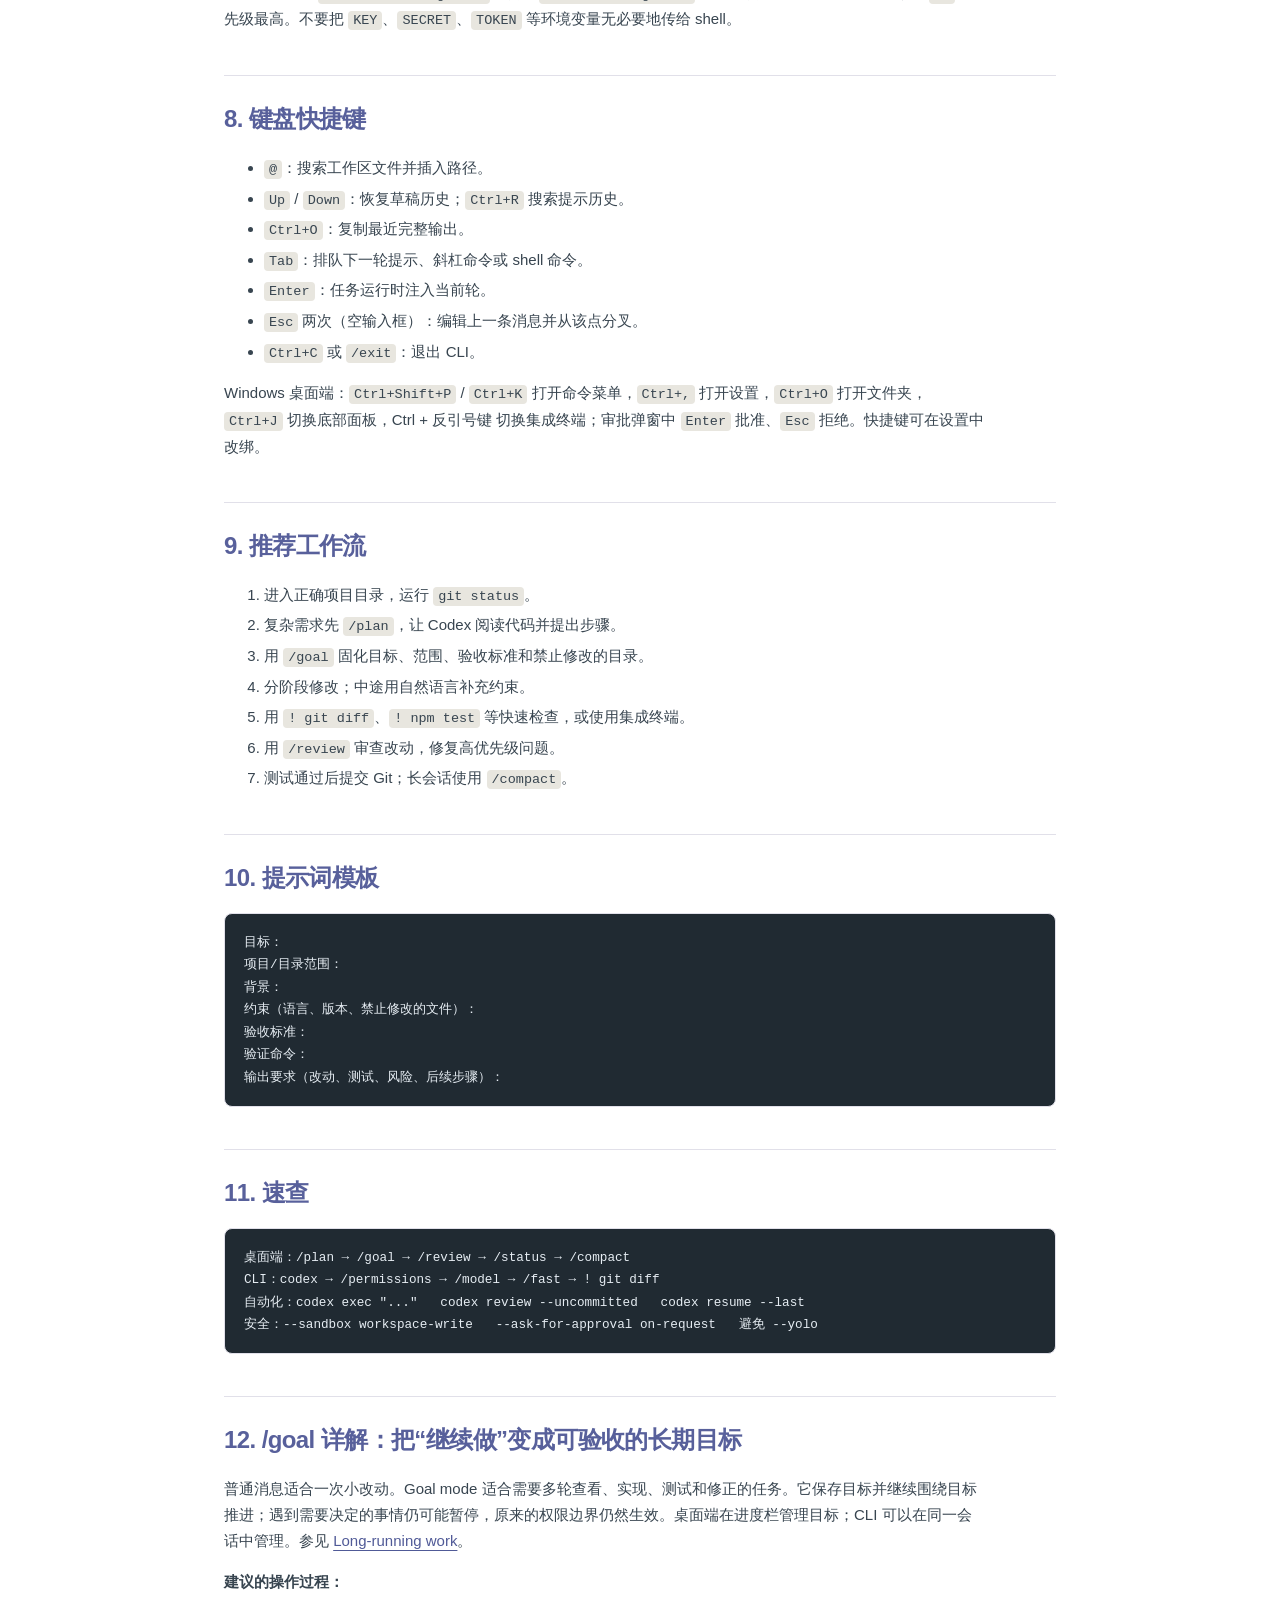
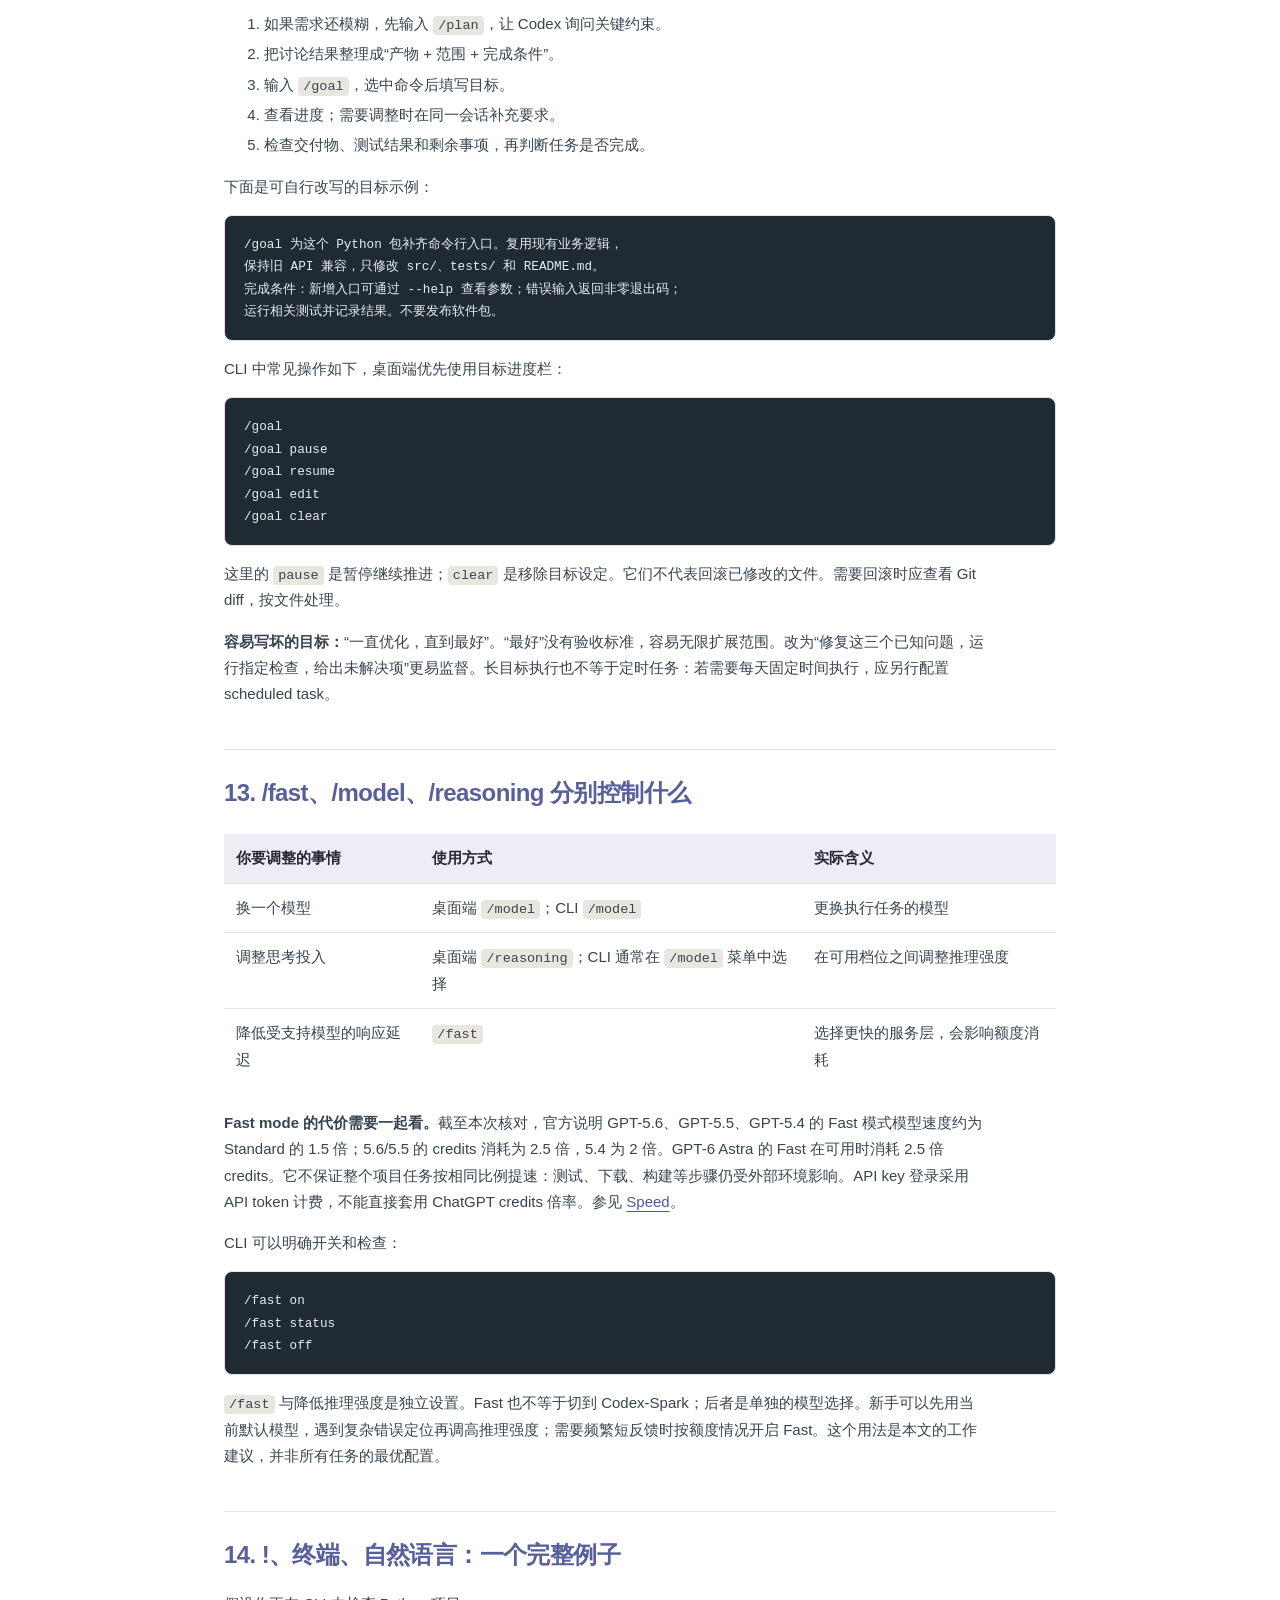
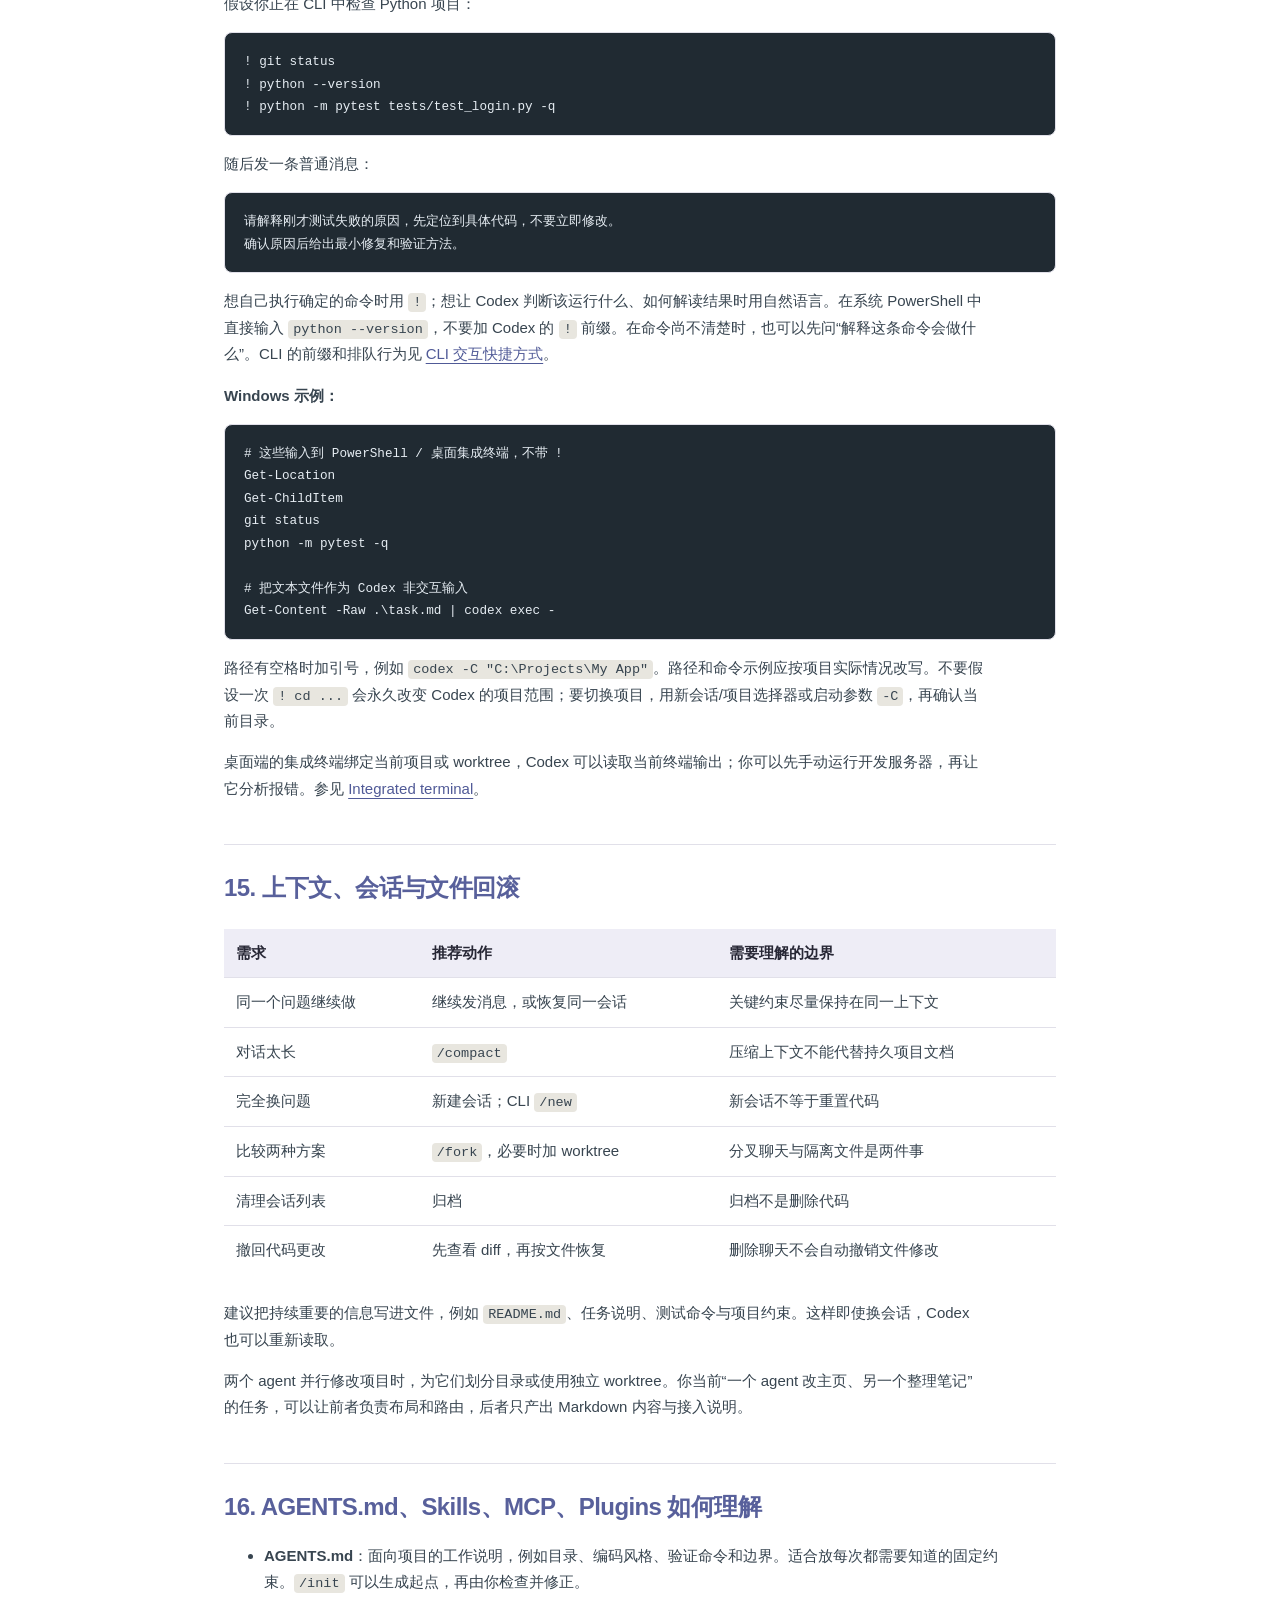
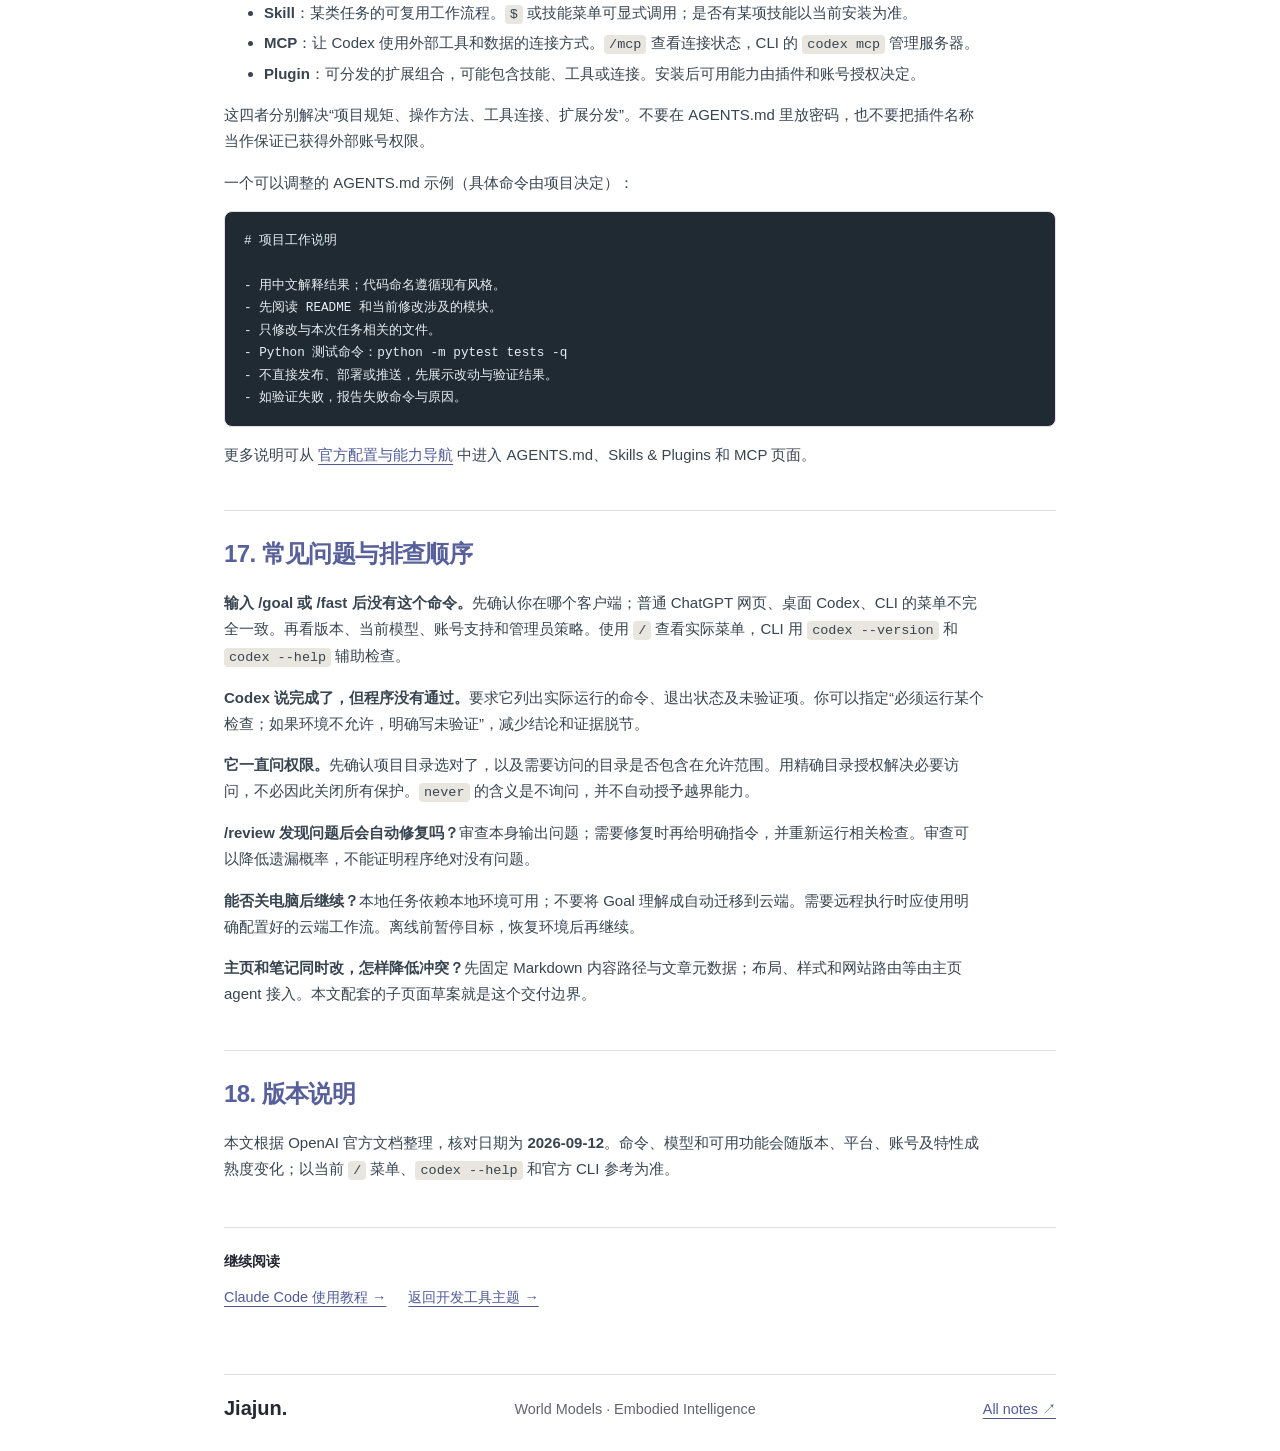
<file: notes/codex/index.html>
<!doctype html>
<html lang="zh-CN">
<head>
  <meta charset="utf-8">
  <meta name="viewport" content="width=device-width, initial-scale=1">
  <title>Codex 使用指南 | Jiajun Peng</title>
  <link rel="icon" type="image/x-icon" href="../../assets/favicon.ico">
  <link rel="icon" type="image/png" sizes="32x32" href="../../assets/favicon.png">
  <link rel="canonical" href="https://kevinjustin-love.github.io/notes/codex.html">
  <link rel="stylesheet" href="../../theme.css">
  <link rel="stylesheet" href="../../notes.css">
  <script>
    const destination = new URL("../codex.html", window.location.href);
    destination.search = window.location.search;
    destination.hash = window.location.hash;
    window.location.replace(destination.href);
  </script>
  <meta http-equiv="refresh" content="0; url=../codex.html">
</head>
<body class="redirect-page"><main><p class="eyebrow">Notes</p><h1>笔记入口已更新</h1><p>正在前往统一的阅读页面。</p><p><a href="../codex.html">打开Codex 使用指南 →</a></p></main></body>
</html>
</file>
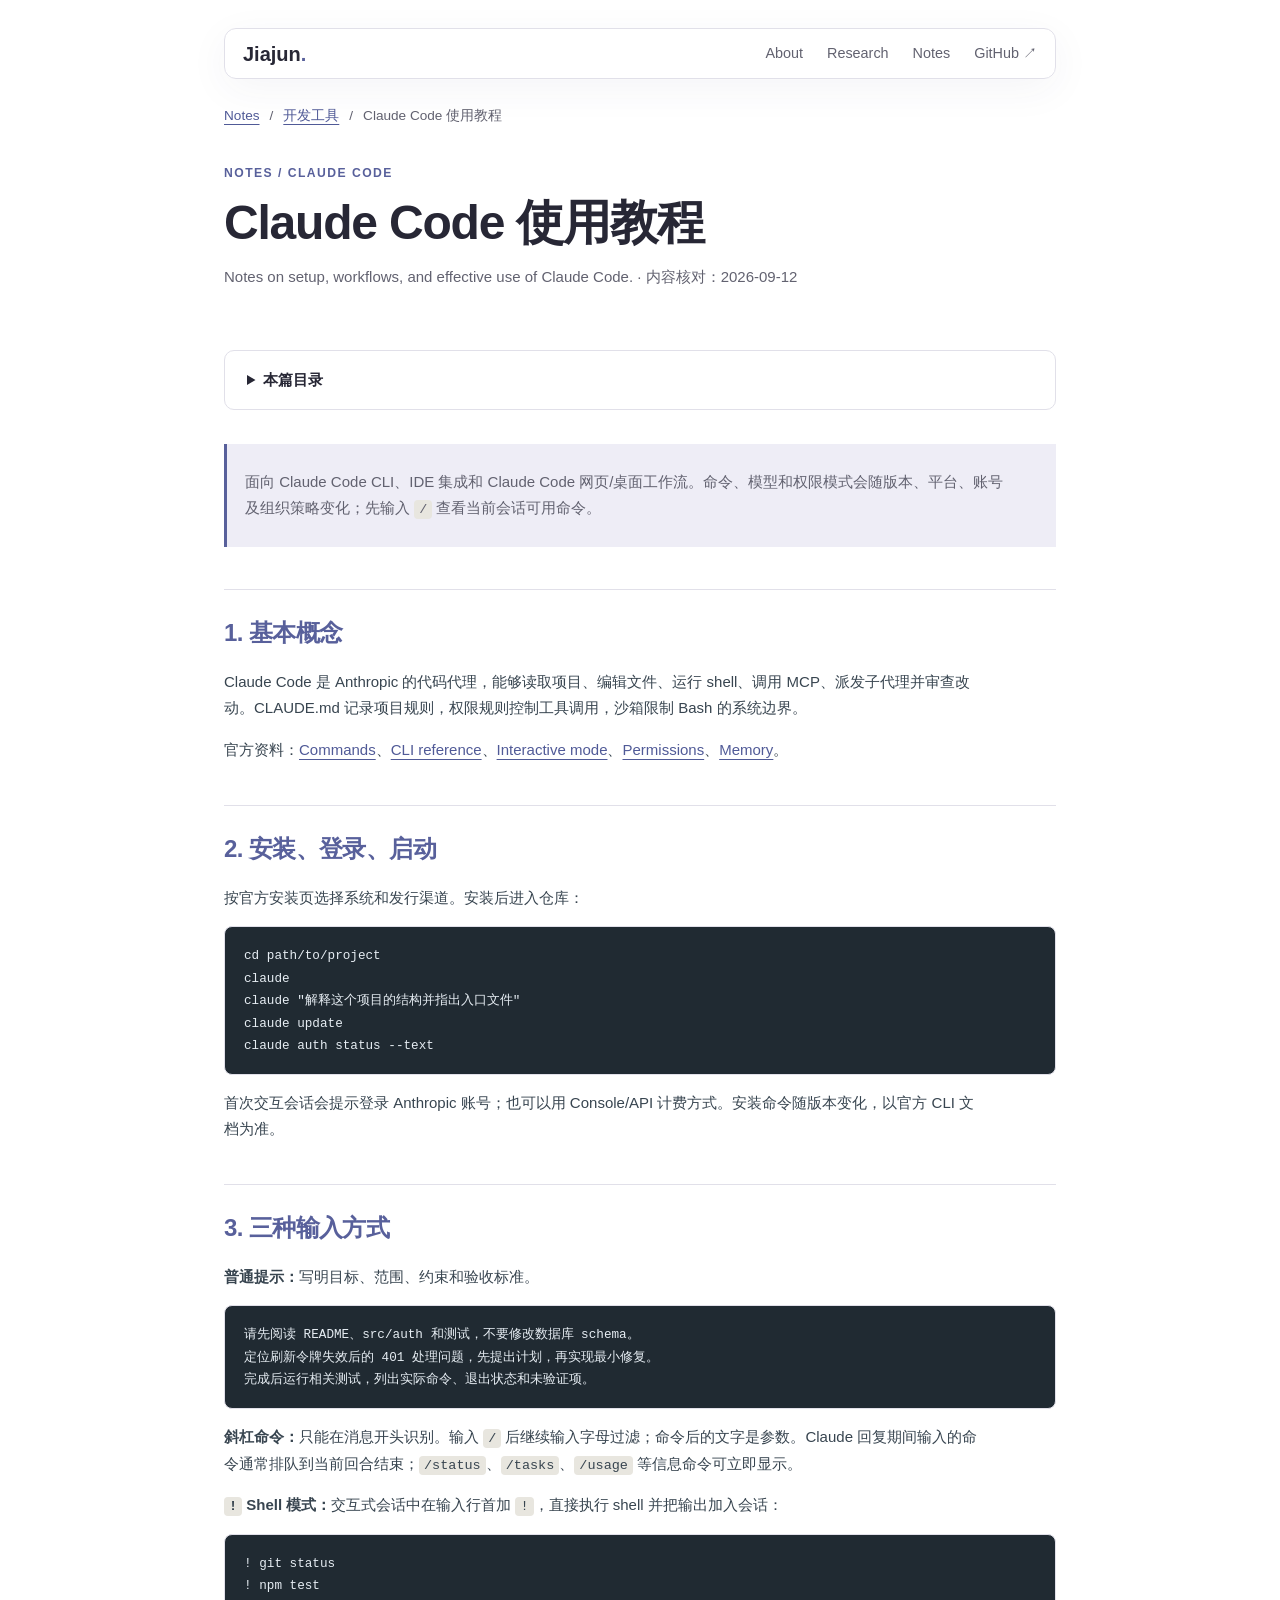
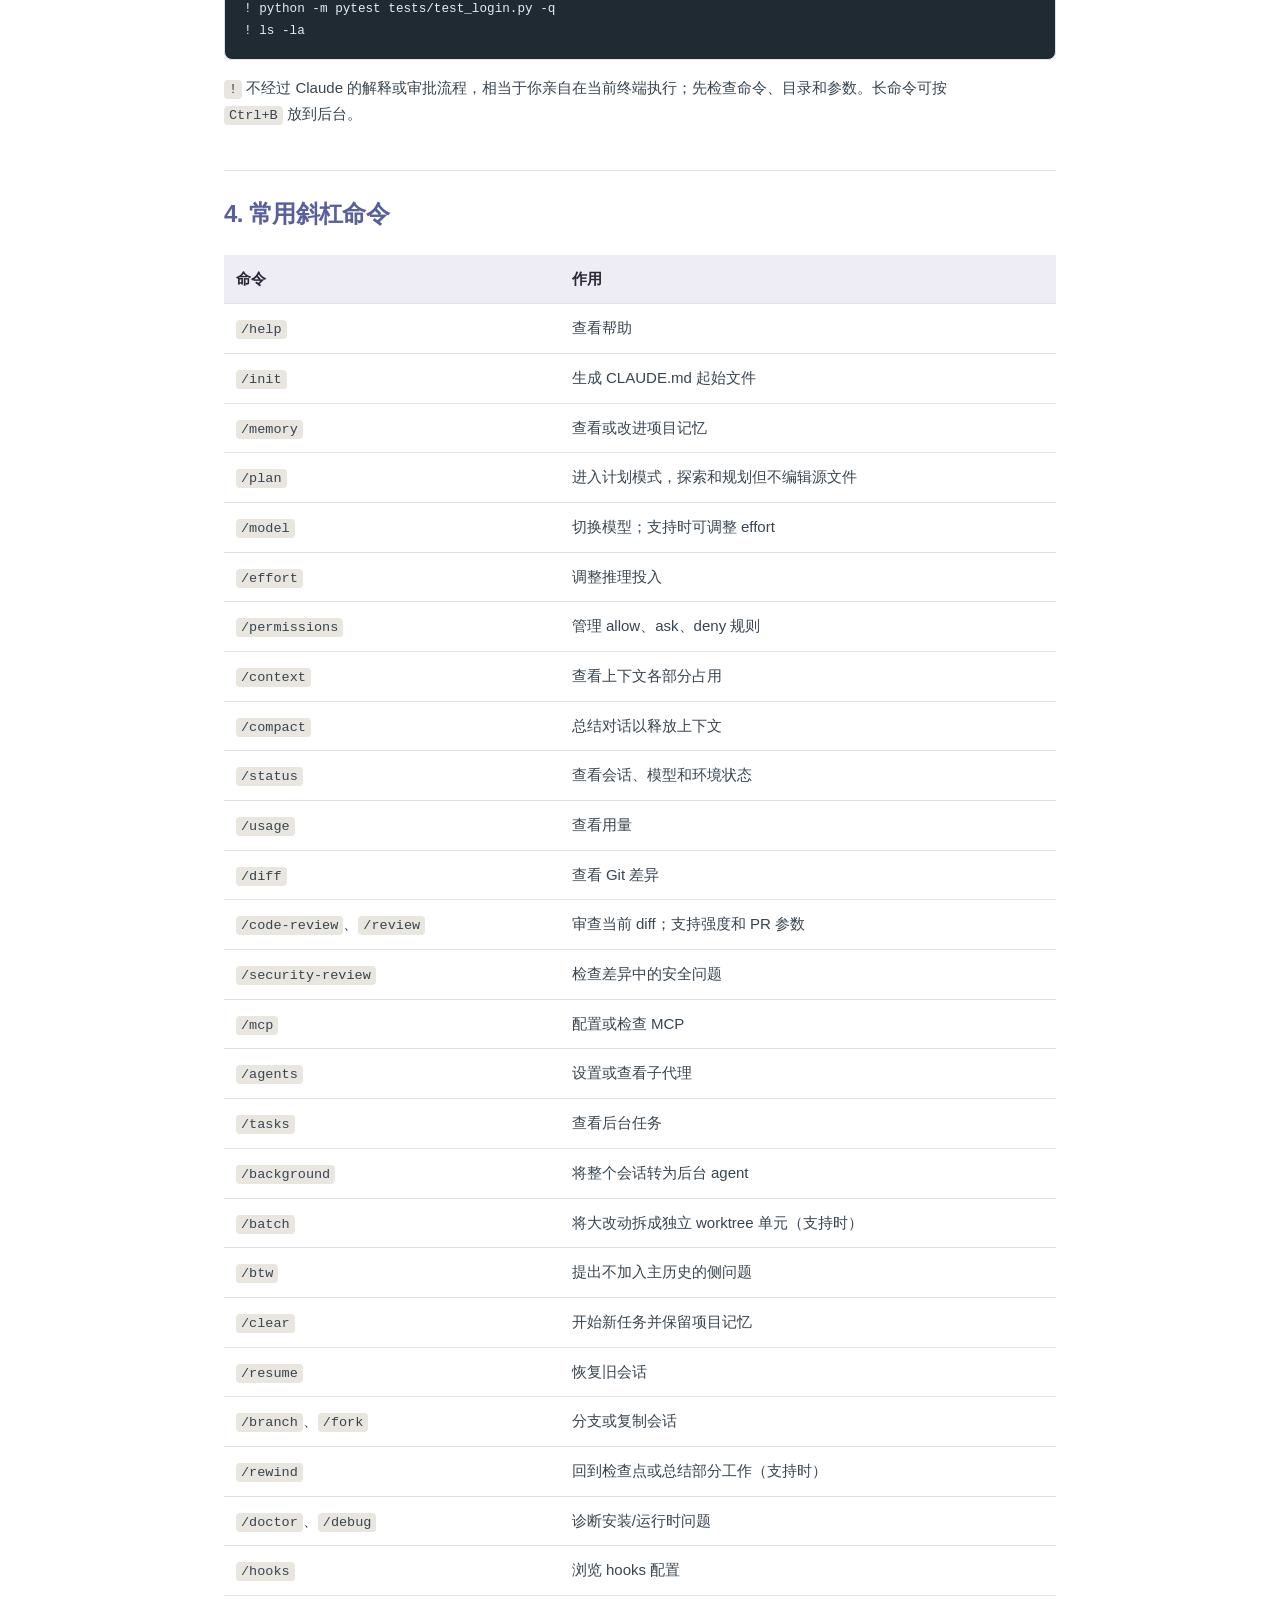
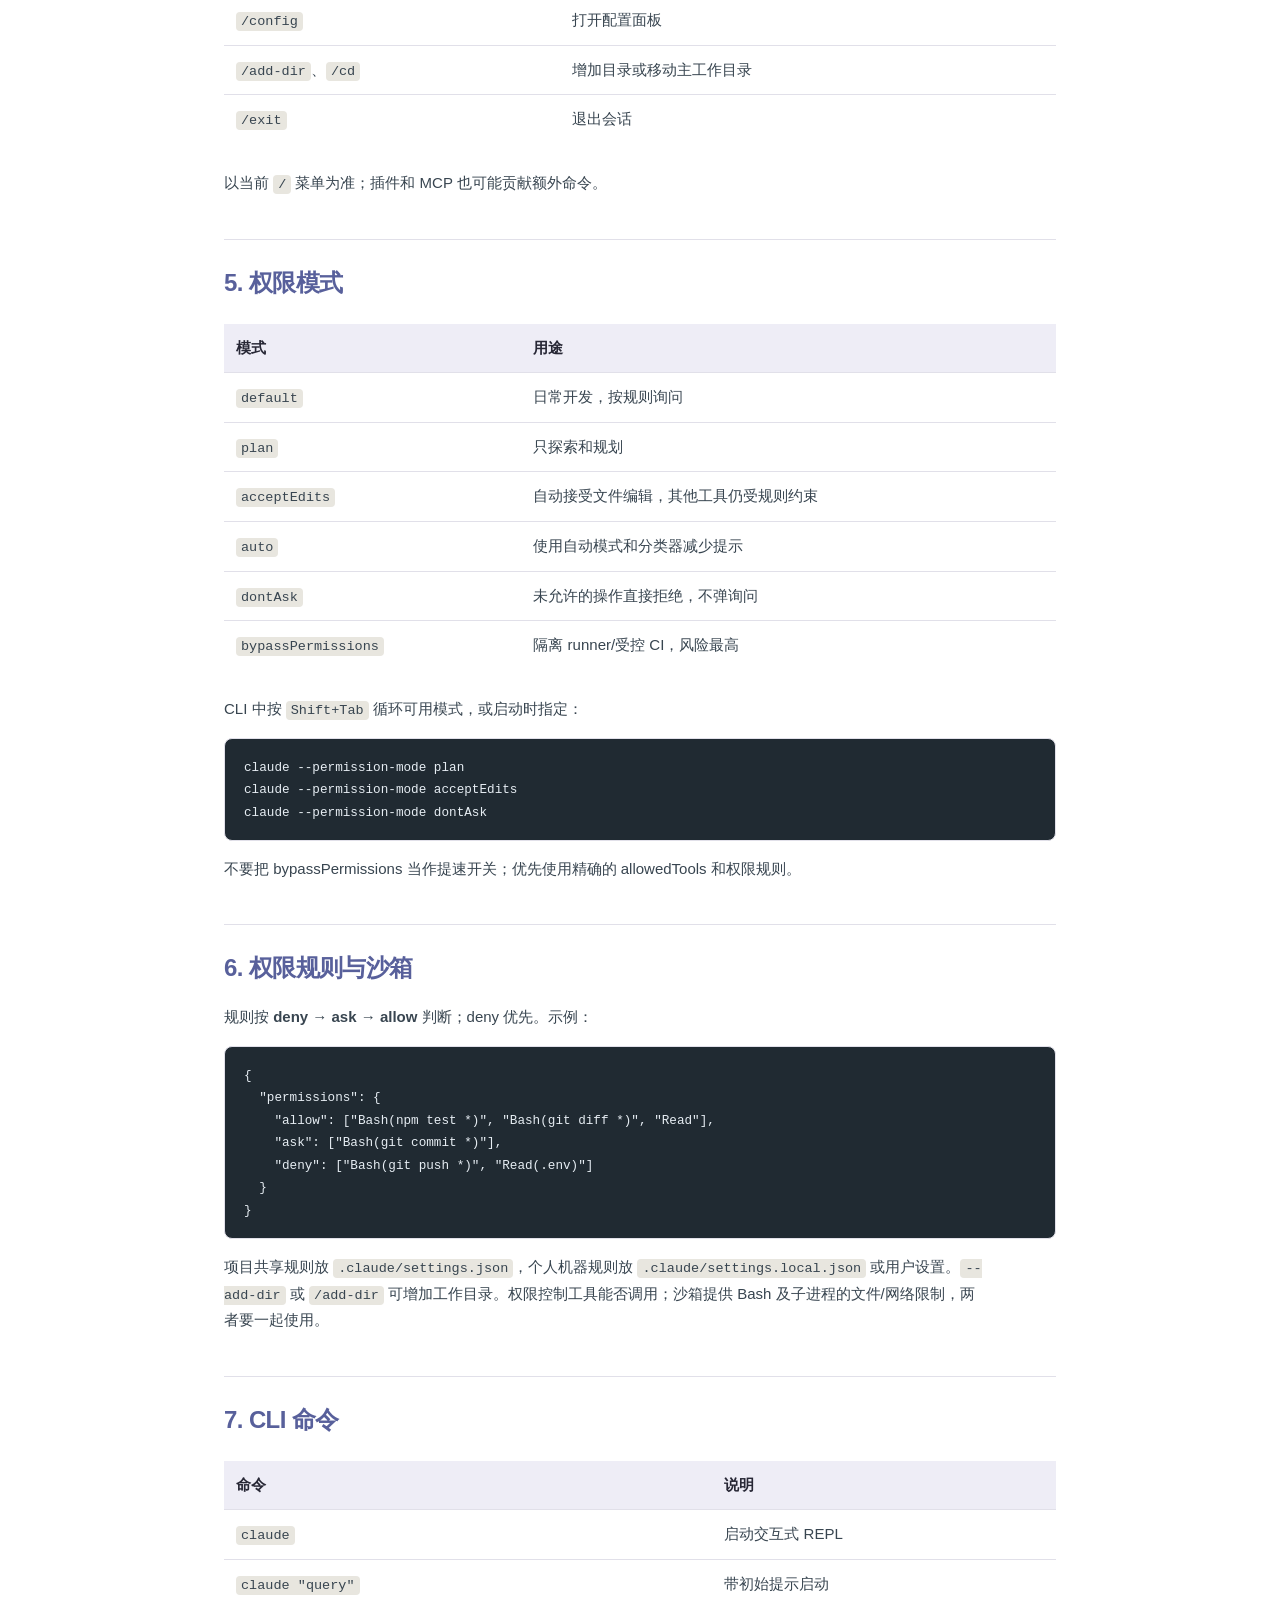
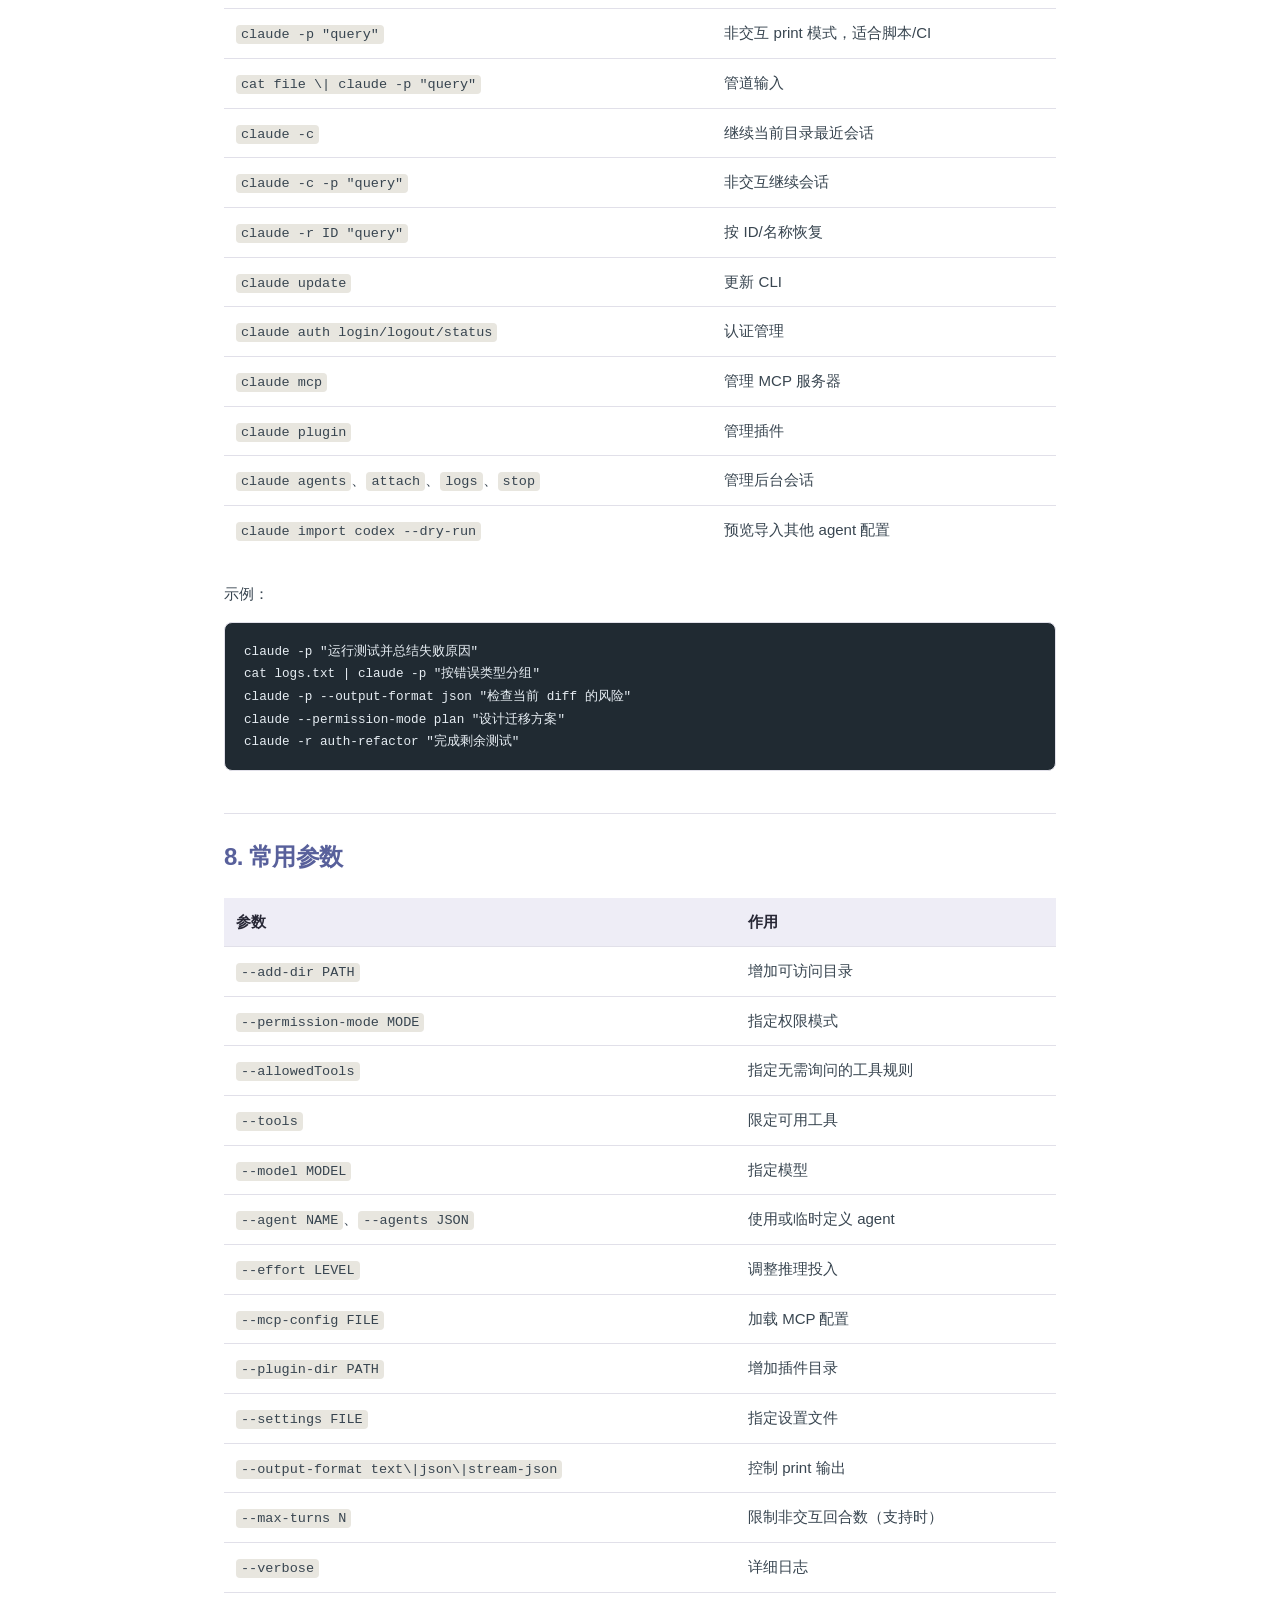
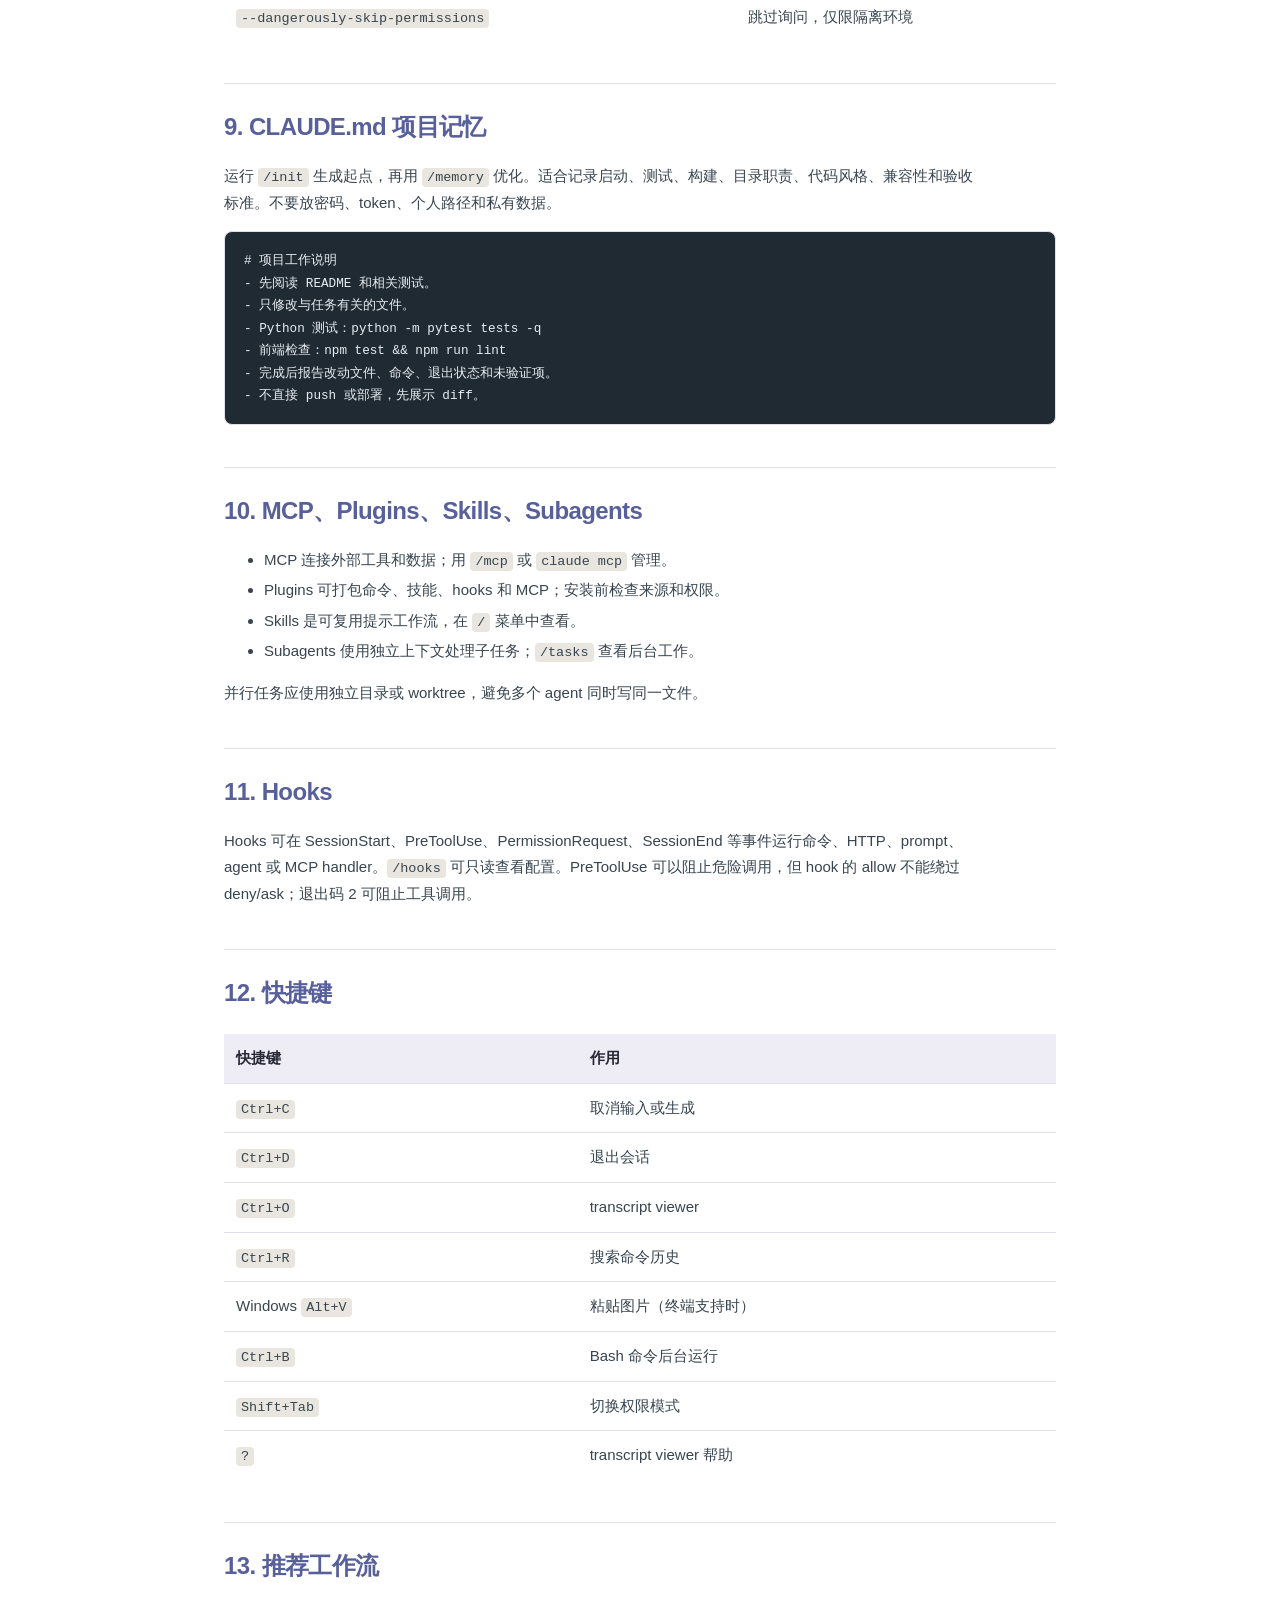
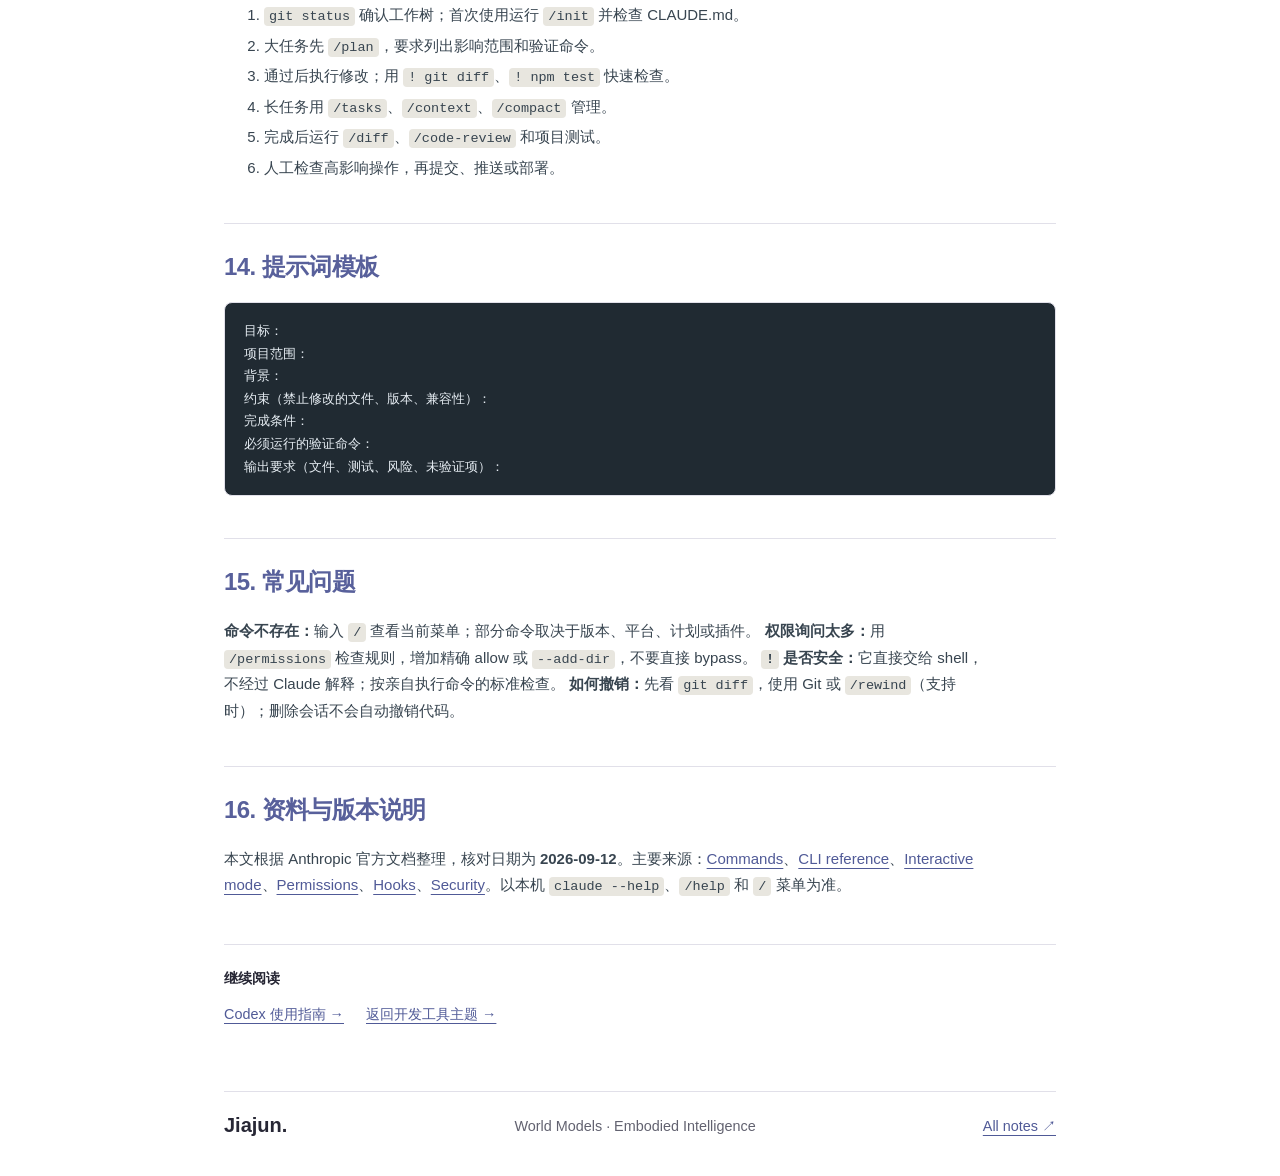
<file: notes/claude-code/usage-guide/index.html>
<!doctype html>
<html lang="zh-CN">
<head>
  <meta charset="utf-8">
  <meta name="viewport" content="width=device-width, initial-scale=1">
  <title>Claude Code 使用教程 | Jiajun Peng</title>
  <link rel="icon" type="image/x-icon" href="../../../assets/favicon.ico">
  <link rel="icon" type="image/png" sizes="32x32" href="../../../assets/favicon.png">
  <link rel="canonical" href="https://kevinjustin-love.github.io/notes/claude-code.html">
  <link rel="stylesheet" href="../../../theme.css">
  <link rel="stylesheet" href="../../../notes.css">
  <script>
    const destination = new URL("../../claude-code.html", window.location.href);
    destination.search = window.location.search;
    destination.hash = window.location.hash;
    window.location.replace(destination.href);
  </script>
  <meta http-equiv="refresh" content="0; url=../../claude-code.html">
</head>
<body class="redirect-page"><main><p class="eyebrow">Notes</p><h1>笔记入口已更新</h1><p>正在前往统一的阅读页面。</p><p><a href="../../claude-code.html">打开Claude Code 使用教程 →</a></p></main></body>
</html>
</file>
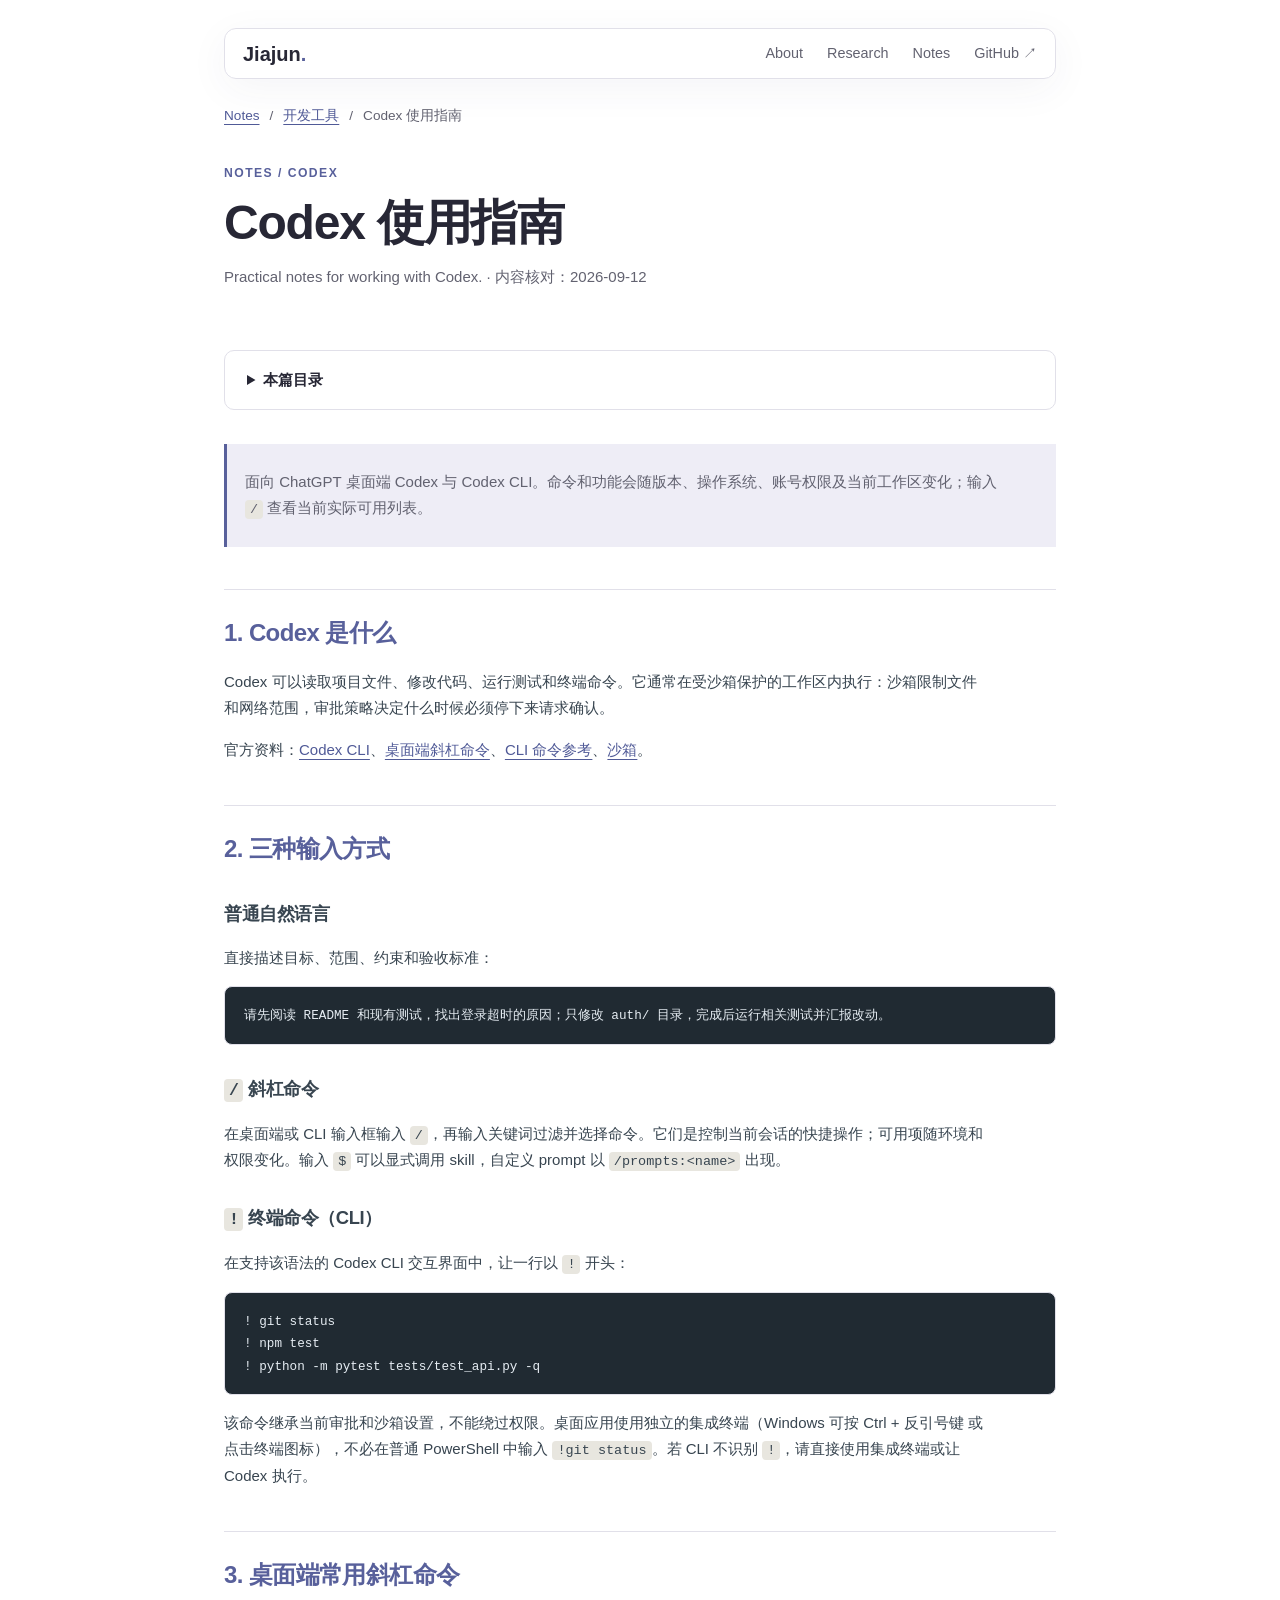
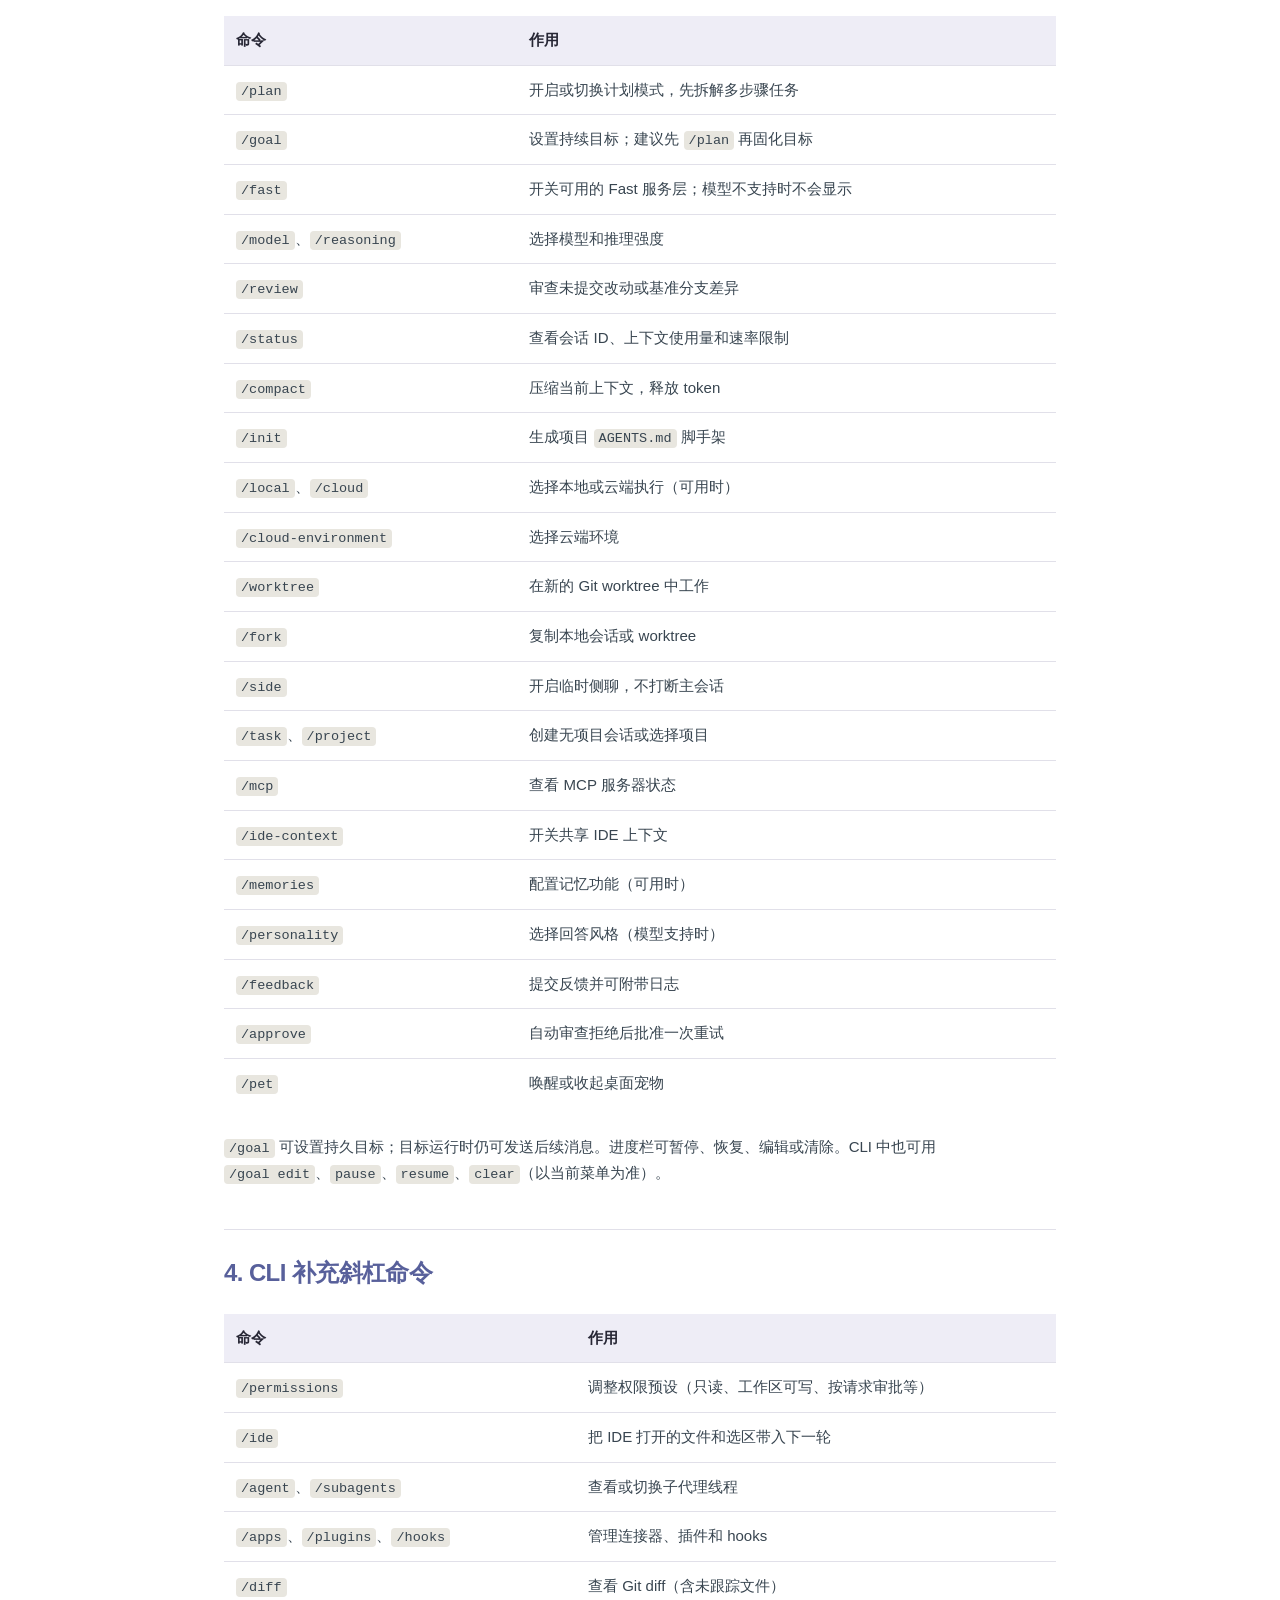
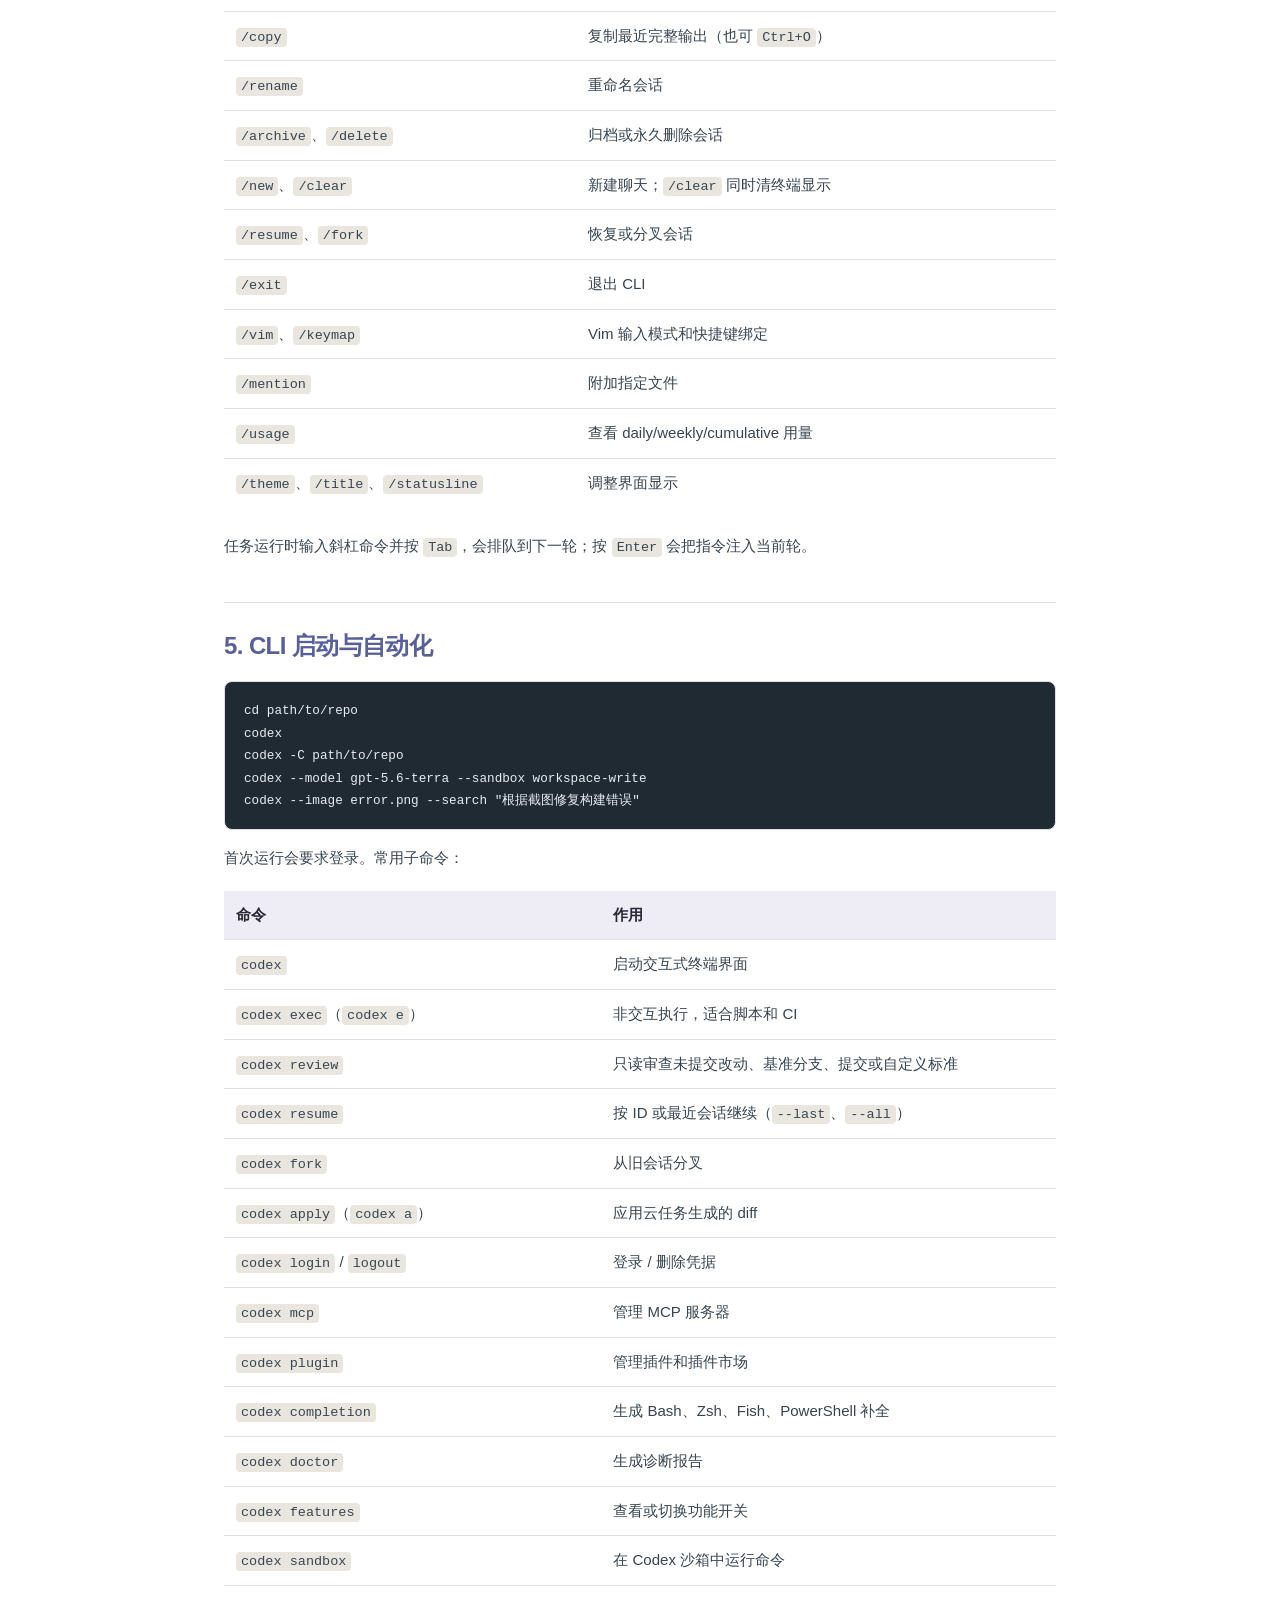
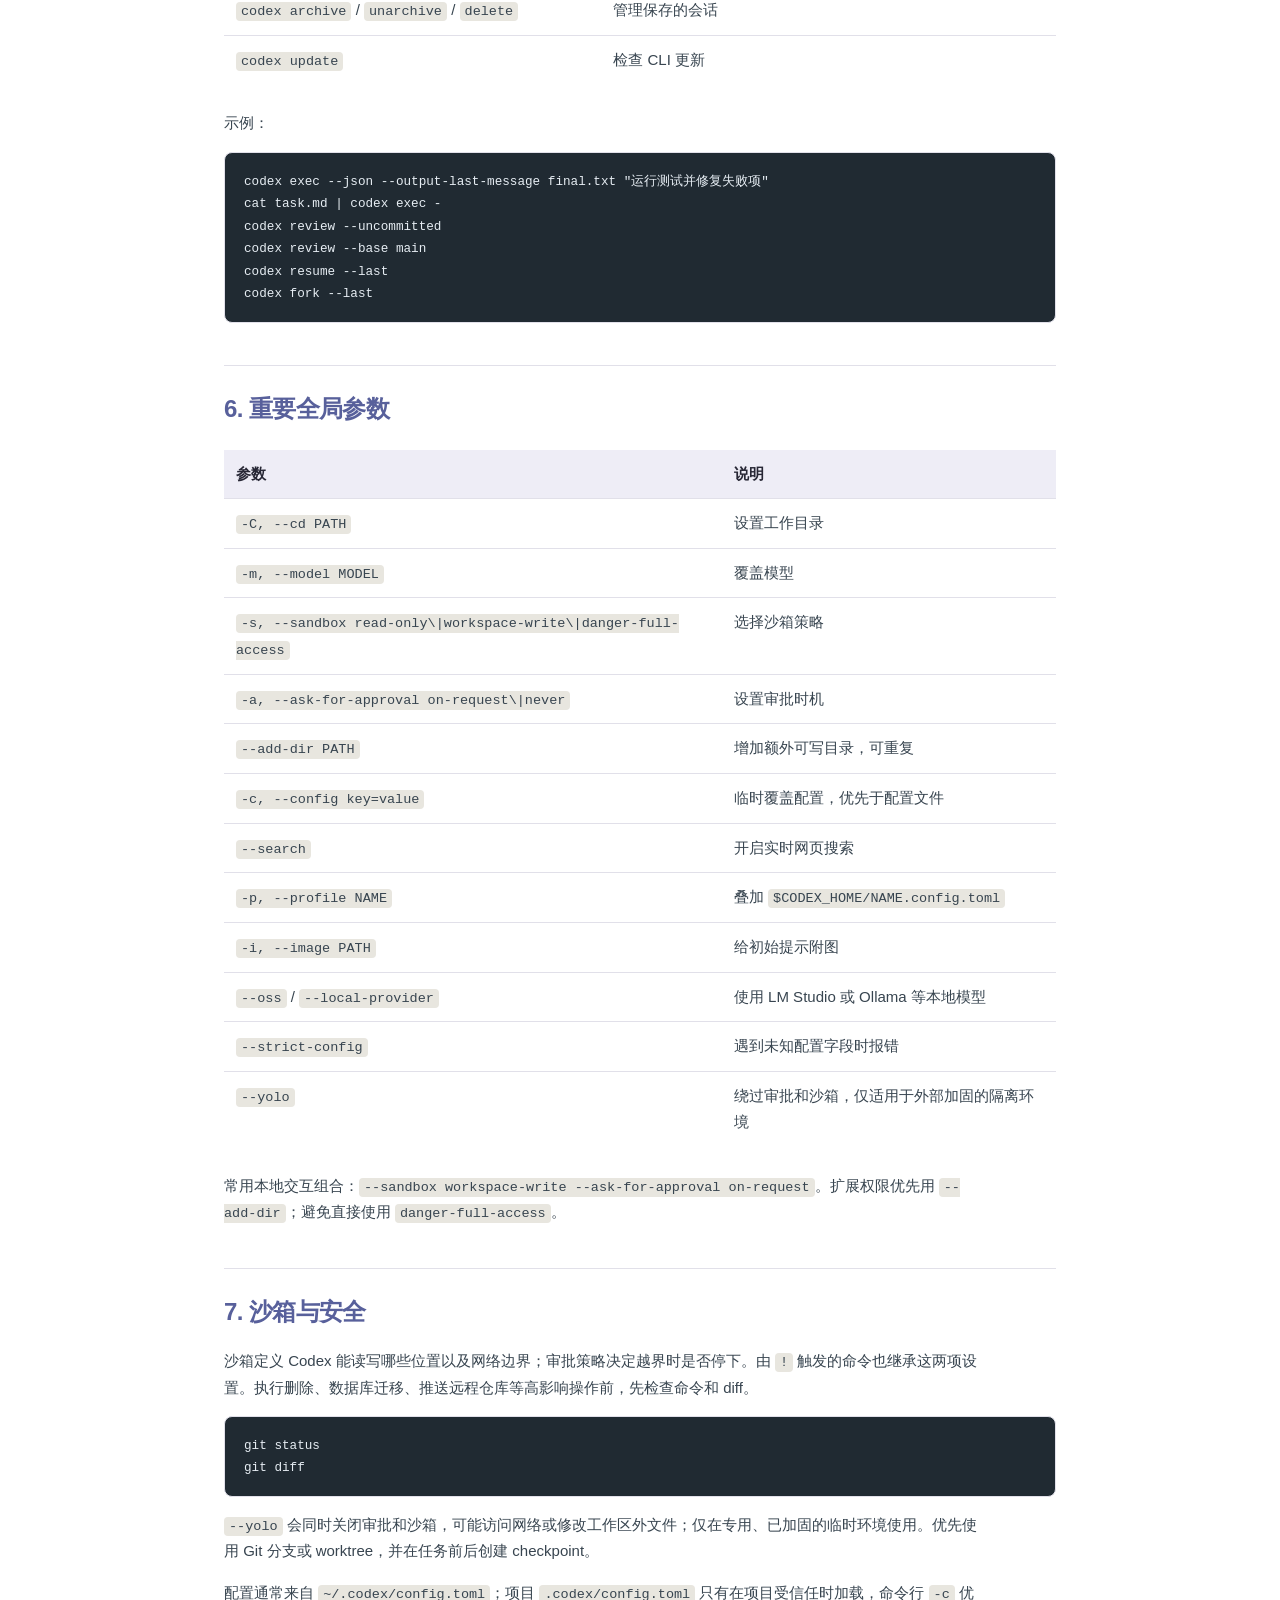
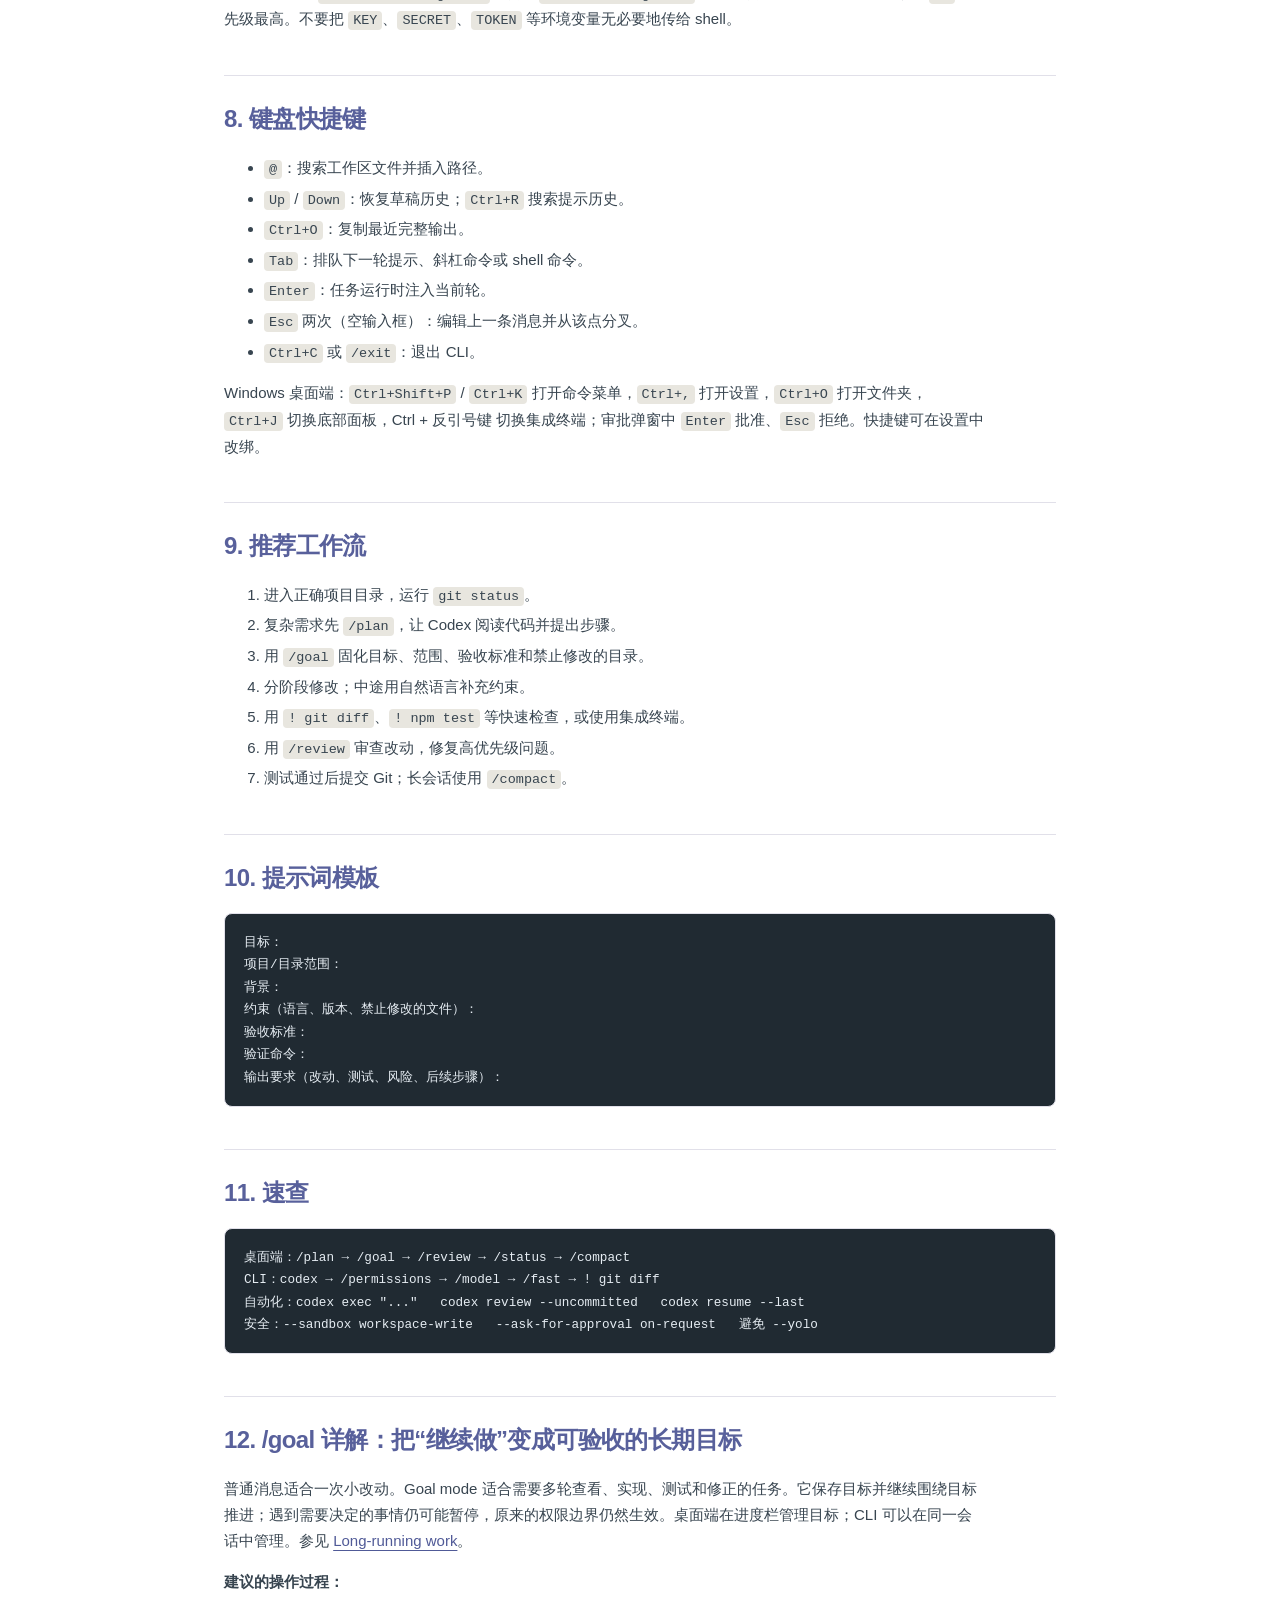
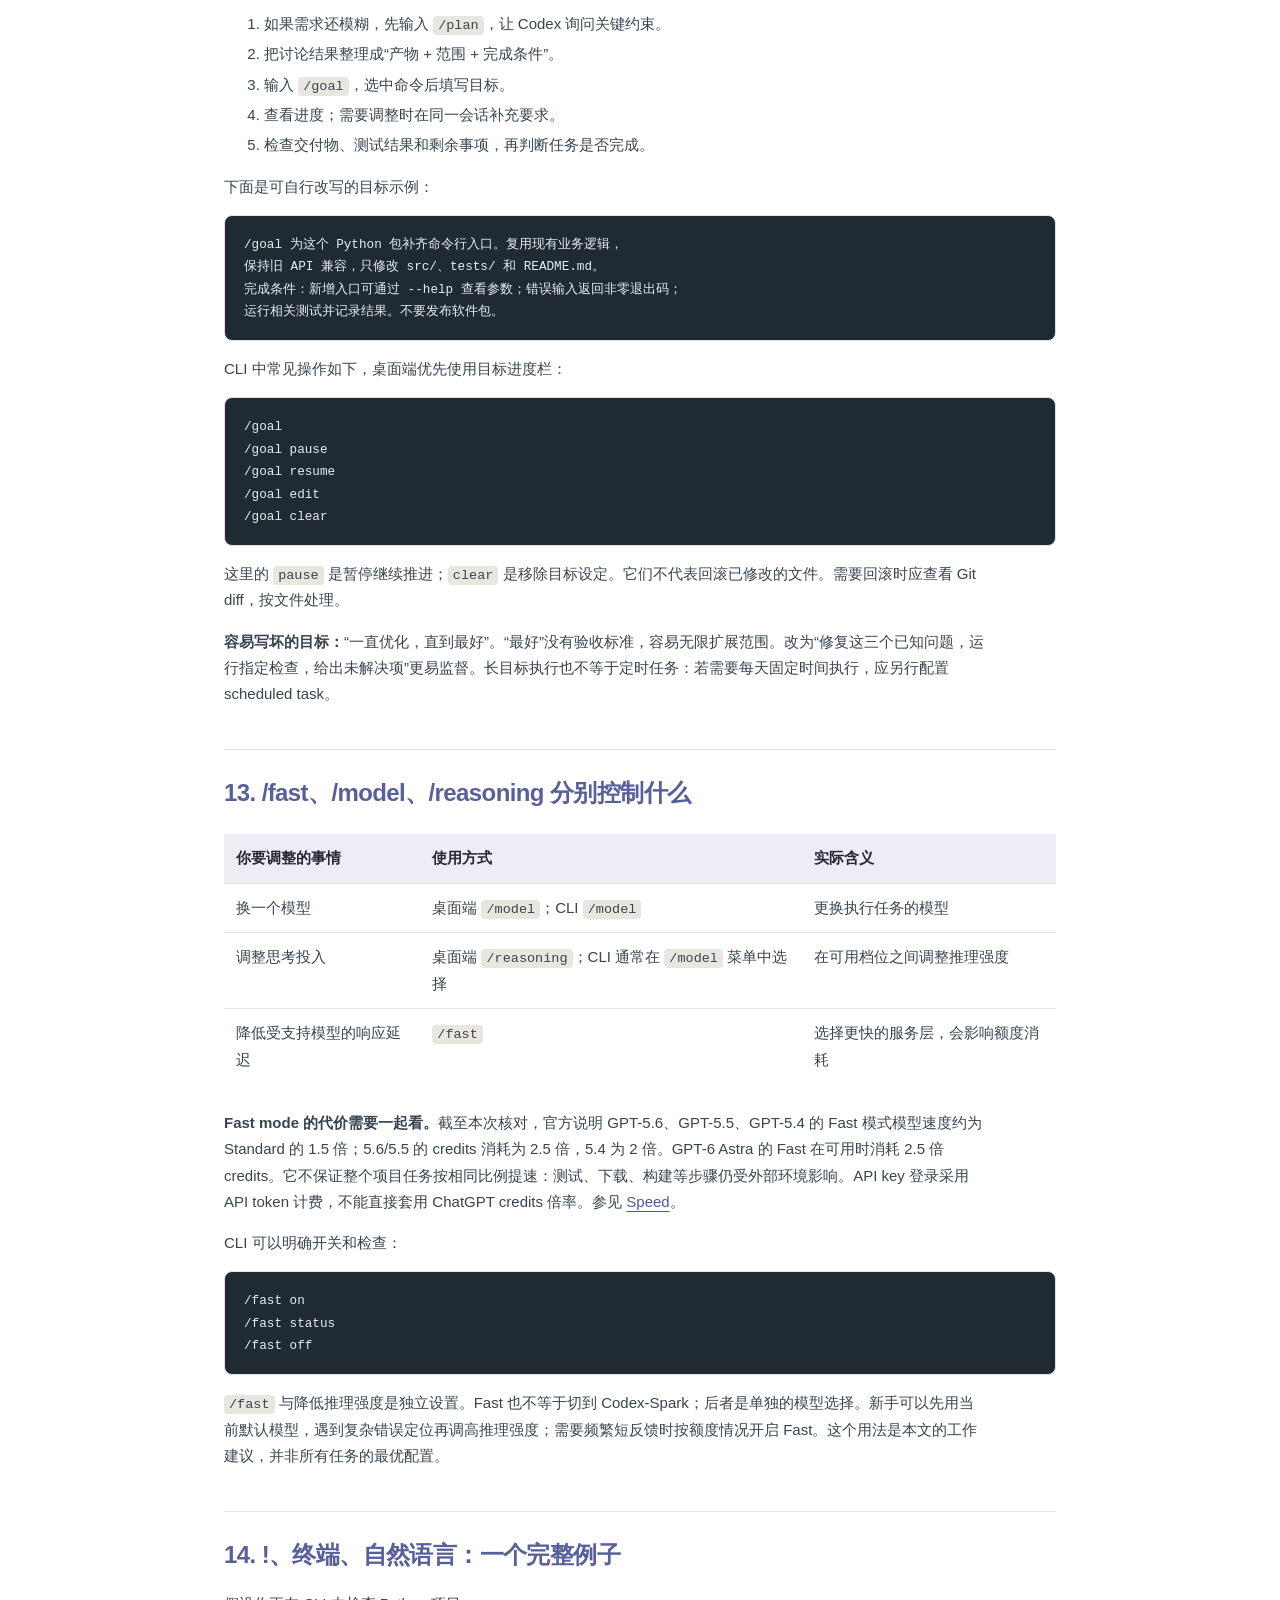
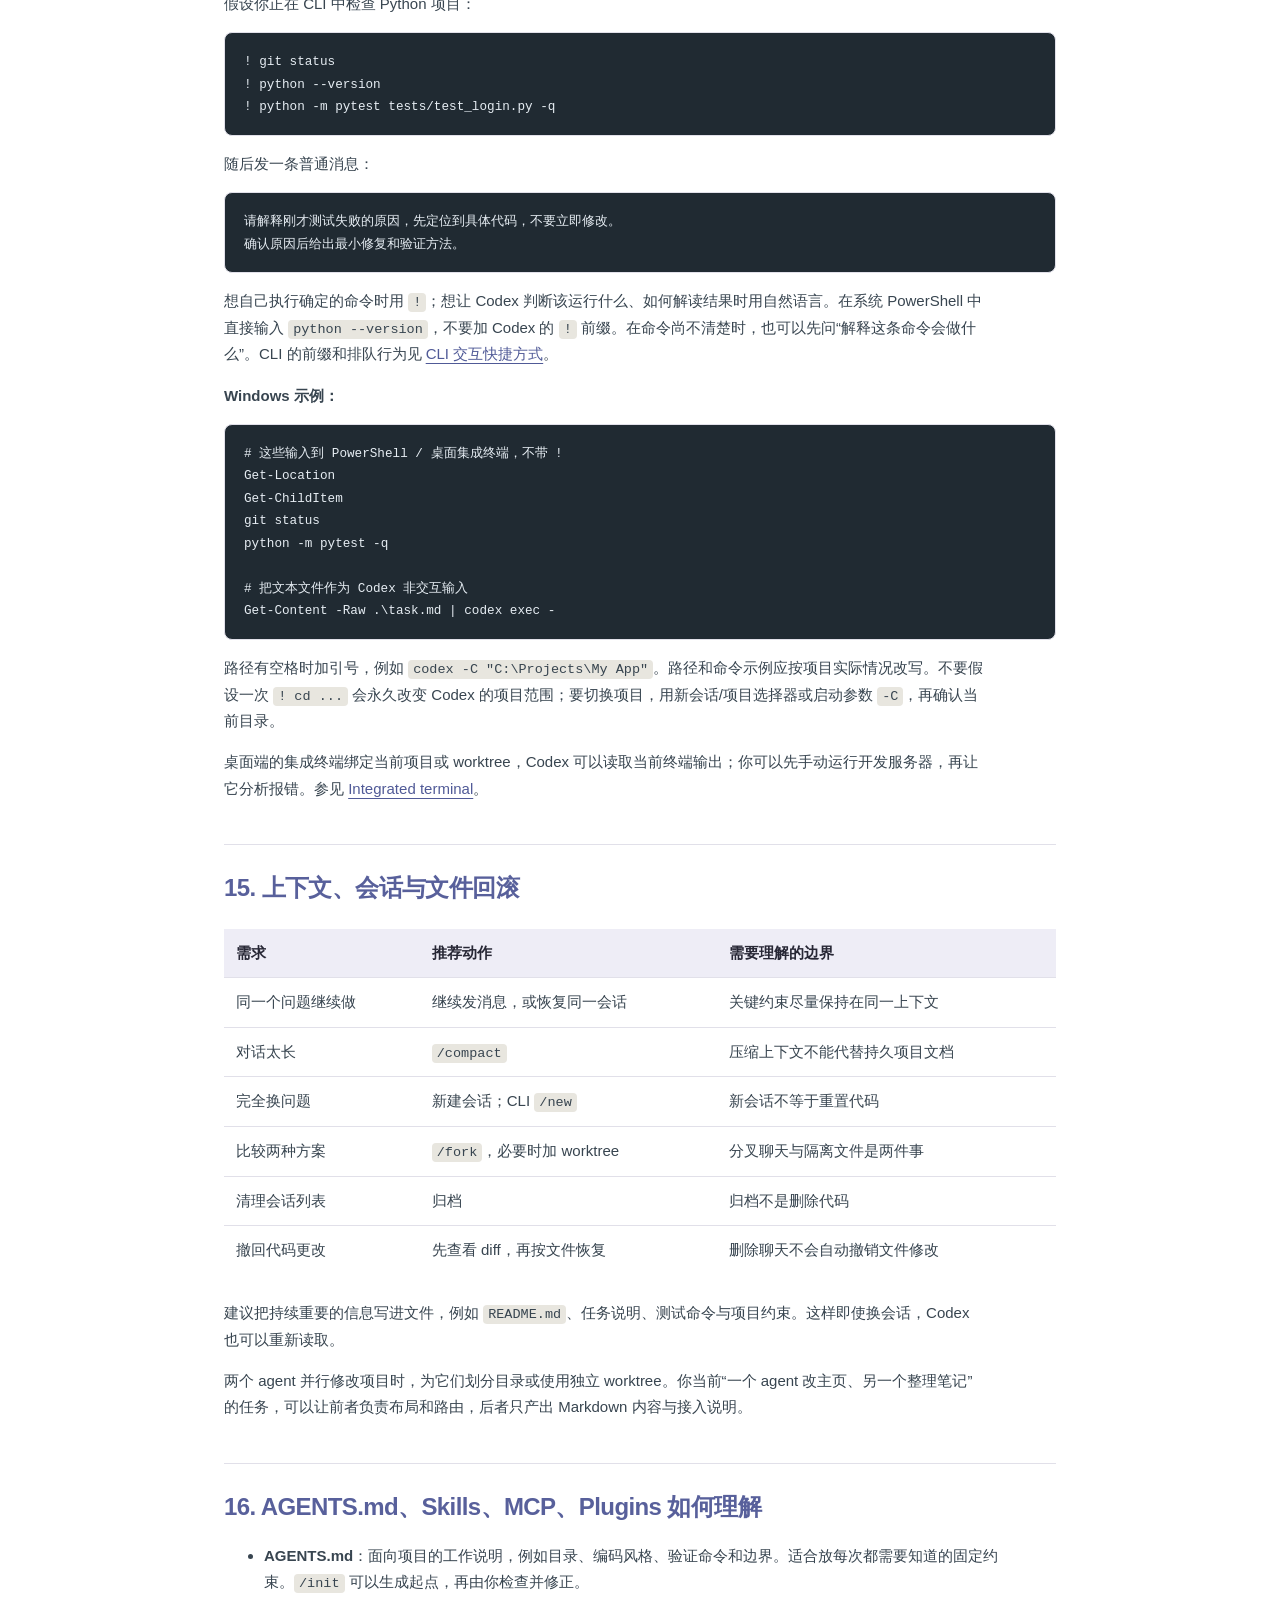
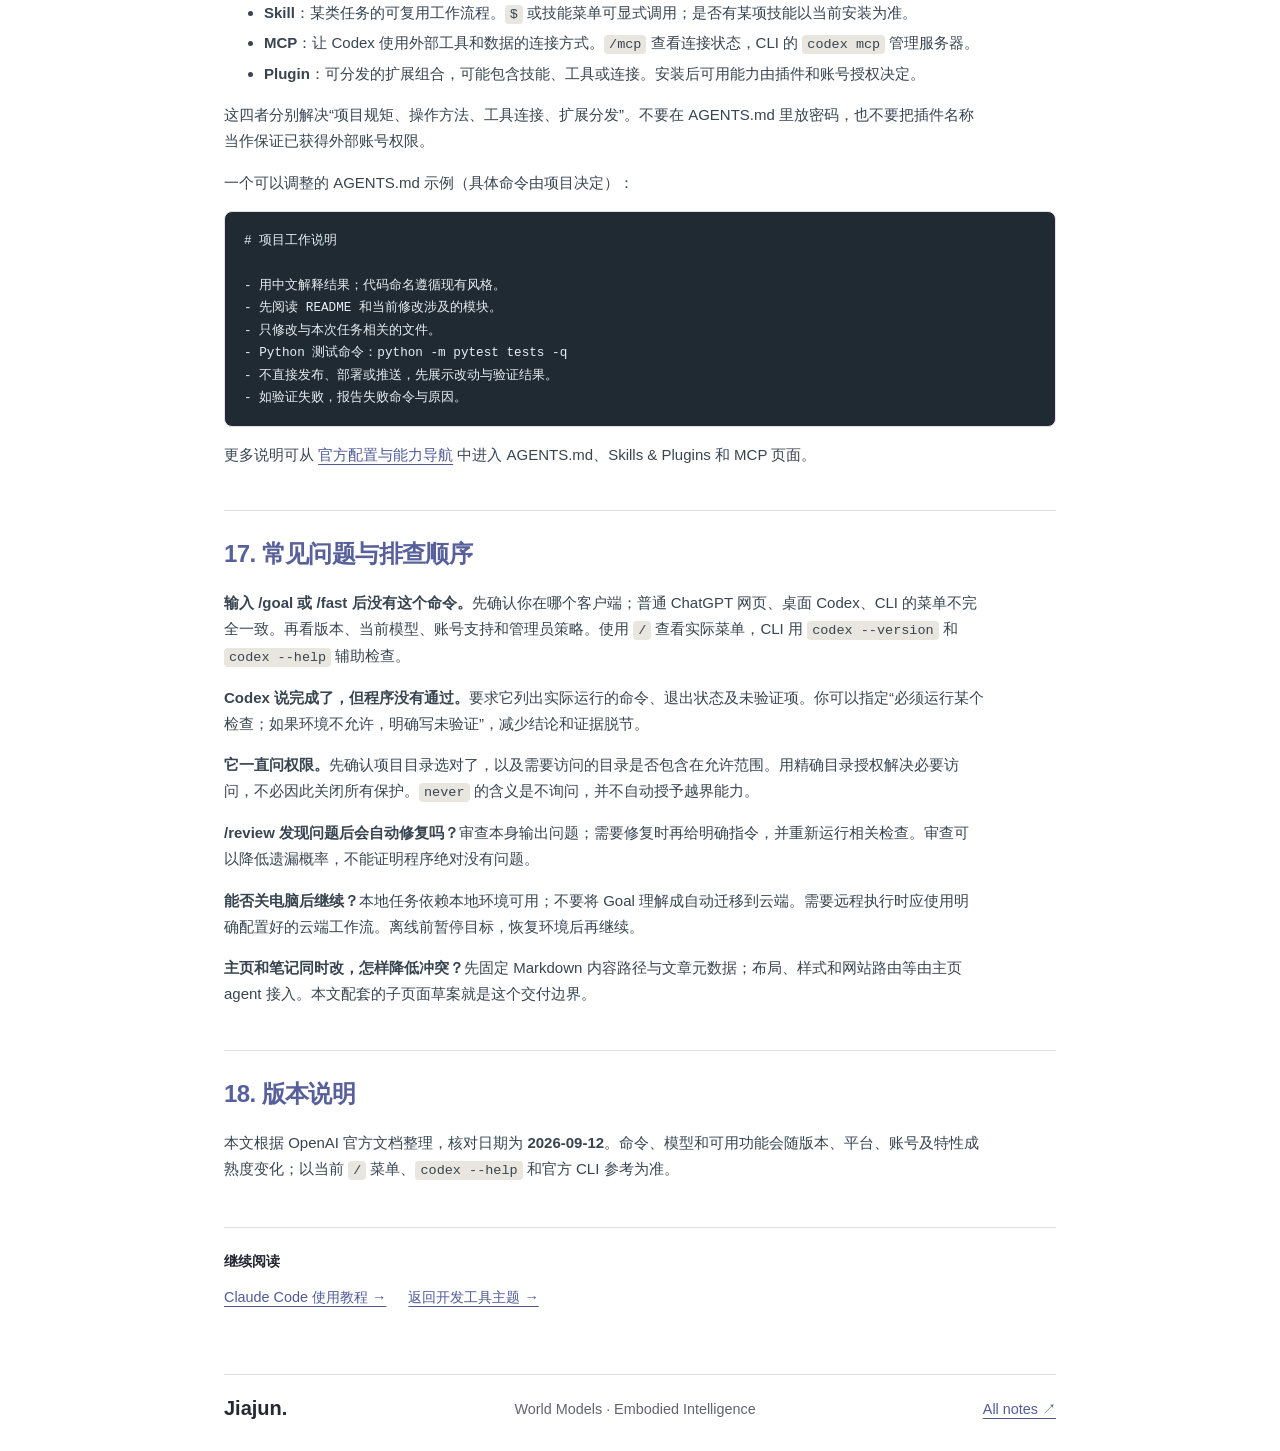
<file: notes/codex/usage-guide/index.html>
<!doctype html>
<html lang="zh-CN">
<head>
  <meta charset="utf-8">
  <meta name="viewport" content="width=device-width, initial-scale=1">
  <title>Codex 使用指南 | Jiajun Peng</title>
  <link rel="icon" type="image/x-icon" href="../../../assets/favicon.ico">
  <link rel="icon" type="image/png" sizes="32x32" href="../../../assets/favicon.png">
  <link rel="canonical" href="https://kevinjustin-love.github.io/notes/codex.html">
  <link rel="stylesheet" href="../../../theme.css">
  <link rel="stylesheet" href="../../../notes.css">
  <script>
    const destination = new URL("../../codex.html", window.location.href);
    destination.search = window.location.search;
    destination.hash = window.location.hash;
    window.location.replace(destination.href);
  </script>
  <meta http-equiv="refresh" content="0; url=../../codex.html">
</head>
<body class="redirect-page"><main><p class="eyebrow">Notes</p><h1>笔记入口已更新</h1><p>正在前往统一的阅读页面。</p><p><a href="../../codex.html">打开Codex 使用指南 →</a></p></main></body>
</html>
</file>
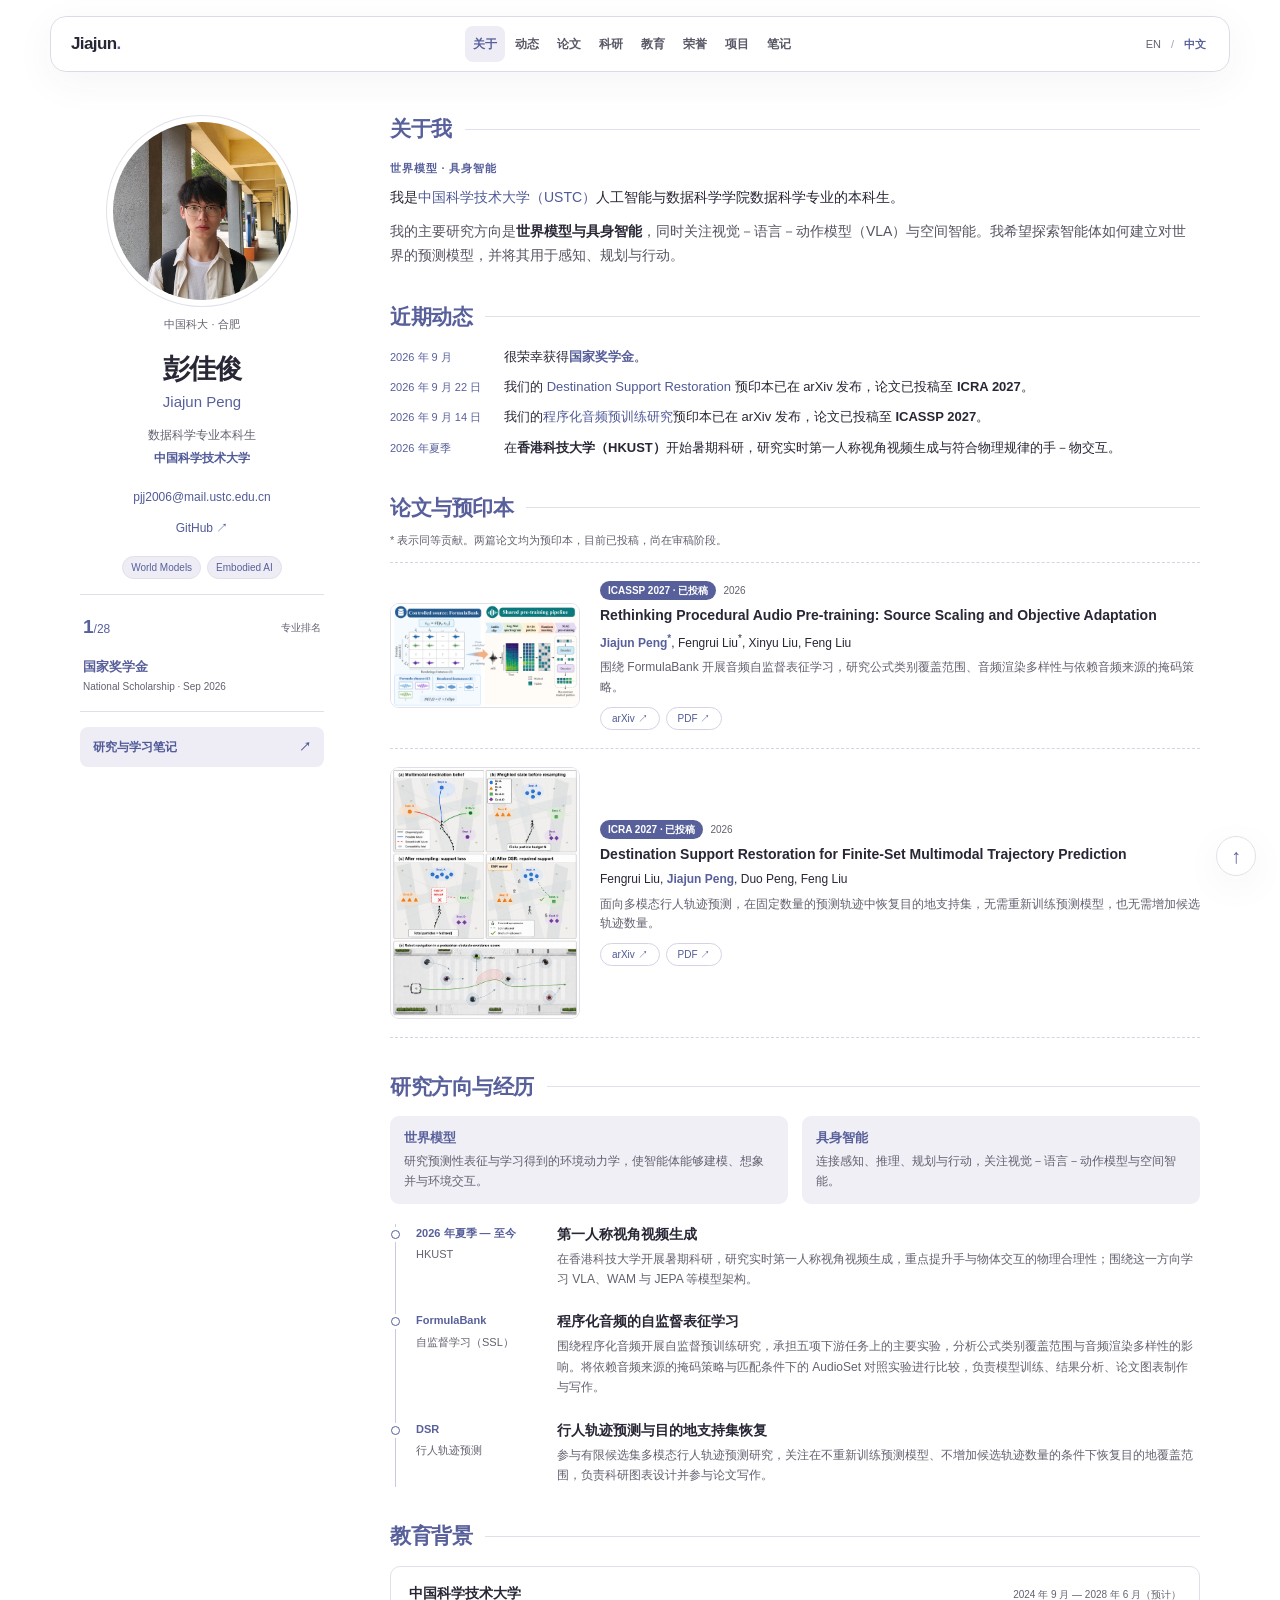
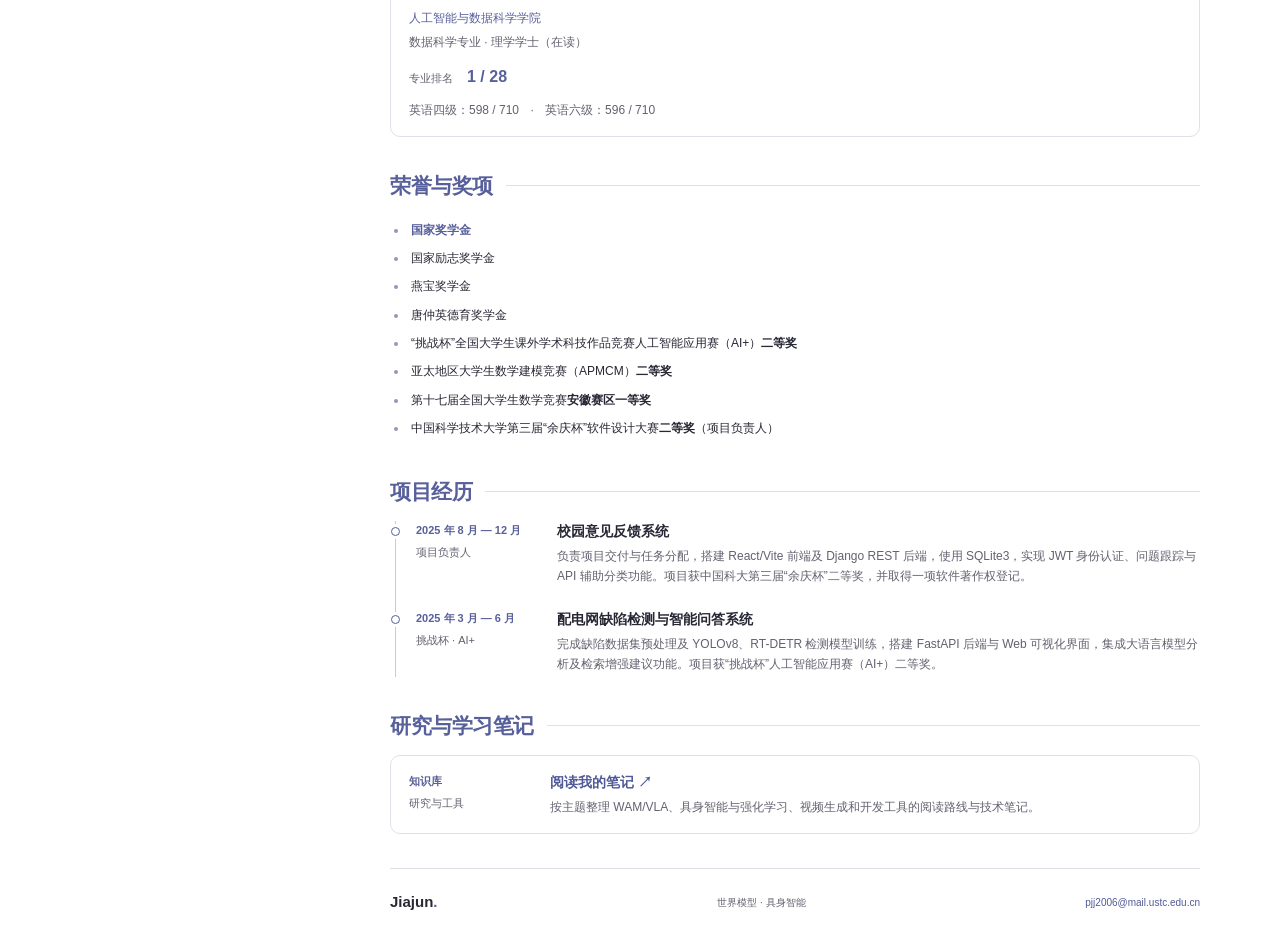
<file: index-zh.html>
<!DOCTYPE html>

<html lang="zh-CN">
<head>
<meta charset="utf-8"/>
<meta content="width=device-width, initial-scale=1" name="viewport"/>
<meta content="彭佳俊，中国科学技术大学数据科学专业本科生。研究方向为世界模型与具身智能，包含论文、科研经历、教育背景、荣誉与学习笔记。" name="description"/>
<title>彭佳俊 (Jiajun Peng) | USTC</title>
<link href="assets/favicon.ico" rel="icon" type="image/x-icon"/>
<link href="assets/favicon.png" rel="icon" sizes="32x32" type="image/png"/>
<link href="homepage.css" rel="stylesheet"/>
<link href="https://kevinjustin-love.github.io/" hreflang="en" rel="alternate"/>
<link href="https://kevinjustin-love.github.io/index-zh.html" hreflang="zh-CN" rel="alternate"/>
</head>
<body id="top">
<a class="skip-link" href="#about">跳到正文</a>
<header class="site-header">
<a aria-label="彭佳俊主页" class="wordmark" href="#top">Jiajun<span>.</span></a>
<nav aria-label="主导航"><a href="#about">关于</a><a href="#news">动态</a><a href="#publications">论文</a><a href="#research">科研</a><a href="#education">教育</a><a href="#awards">荣誉</a><a href="#projects">项目</a><a href="notes.html">笔记</a></nav>
<div aria-label="语言" class="language-switch"><a href="index.html" hreflang="en" lang="en">EN</a><span aria-hidden="true">/</span><a aria-current="page" href="index-zh.html" lang="zh-CN">中文</a></div>
</header><main class="academic-layout"><aside aria-label="Profile" class="profile-sidebar"><figure class="portrait-card"><div class="portrait-crop"><img alt="彭佳俊的自拍照片" height="2997" src="assets/profile-body.jpg" width="2248"/></div><figcaption><span>中国科大 · 合肥</span><span class="status"><i aria-hidden="true"></i> 科研</span></figcaption></figure><h1 id="name">彭佳俊</h1><p class="native-name" lang="en">Jiajun Peng</p><p class="profile-role">数据科学专业本科生</p><p class="profile-school"><a href="https://www.ustc.edu.cn/">中国科学技术大学</a></p><div class="contact-links"><a href="mailto:pjj2006@mail.ustc.edu.cn">pjj2006@mail.ustc.edu.cn</a><span aria-hidden="true">·</span><a href="https://github.com/KevinJustin-love">GitHub ↗</a></div><div class="profile-topics"><span>World Models</span><span>Embodied AI</span></div><div aria-label="学业与荣誉亮点" class="highlights"><div><span class="highlight-value">1<span>/28</span></span><span class="highlight-label">专业排名</span></div><div><span class="highlight-value award-value">国家奖学金</span><span class="highlight-label" lang="en">National Scholarship · Sep 2026</span></div></div><a class="profile-notes" href="notes.html">研究与学习笔记 <span aria-hidden="true">↗</span></a></aside><div class="page-content"><section aria-labelledby="about-title" id="about"><div class="section-heading"><h2 id="about-title">关于我</h2></div><p class="eyebrow">世界模型 · 具身智能</p><p class="hero-bio">我是<a href="https://www.ustc.edu.cn/">中国科学技术大学（USTC）</a>人工智能与数据科学学院数据科学专业的本科生。</p><p class="hero-intro">我的主要研究方向是<strong>世界模型与具身智能</strong>，同时关注视觉－语言－动作模型（VLA）与空间智能。我希望探索智能体如何建立对世界的预测模型，并将其用于感知、规划与行动。</p></section>
<section aria-labelledby="news-title" id="news"><div class="section-heading"><h2 id="news-title">近期动态</h2></div>
<ul class="news-list">
<li class="news-honor"><time class="news-date" datetime="2026-09">2026 年 9 月</time><p>很荣幸获得<strong>国家奖学金</strong>。</p></li>
<li><time class="news-date" datetime="2026-09-22">2026 年 9 月 22 日</time><p>我们的 <a href="https://arxiv.org/abs/2609.25942" lang="en">Destination Support Restoration</a> 预印本已在 arXiv 发布，论文已投稿至 <strong>ICRA 2027</strong>。</p></li>
<li><time class="news-date" datetime="2026-09-14">2026 年 9 月 14 日</time><p>我们的<a href="https://arxiv.org/abs/2609.15067">程序化音频预训练研究</a>预印本已在 arXiv 发布，论文已投稿至 <strong>ICASSP 2027</strong>。</p></li>
<li><span class="news-date">2026 年夏季</span><p>在<strong>香港科技大学（HKUST）</strong>开始暑期科研，研究实时第一人称视角视频生成与符合物理规律的手－物交互。</p></li>
</ul>
</section>
<section aria-labelledby="papers-title" id="publications"><div class="section-heading"><h2 id="papers-title">论文与预印本</h2></div><p class="section-note">* 表示同等贡献。两篇论文均为预印本，目前已投稿，尚在审稿阶段。</p>
<div class="paper-list">
<article class="paper-card"><a aria-label="Rethinking Procedural Audio Pre-training: Source Scaling and Objective Adaptation" class="paper-visual" href="https://arxiv.org/abs/2609.15067"><img alt="Figure 1: overview of the FormulaBank study" height="536" loading="lazy" src="assets/formulabank-fig1.png" width="980"/></a><div class="paper-body"><div class="paper-meta"><span class="tag">ICASSP 2027 · 已投稿</span><span>2026</span></div><h3><a href="https://arxiv.org/abs/2609.15067" lang="en">Rethinking Procedural Audio Pre-training: Source Scaling and Objective Adaptation</a></h3><p class="authors" lang="en"><strong>Jiajun Peng<sup>*</sup></strong>, Fengrui Liu<sup>*</sup>, Xinyu Liu, Feng Liu</p><p class="paper-summary">围绕 FormulaBank 开展音频自监督表征学习，研究公式类别覆盖范围、音频渲染多样性与依赖音频来源的掩码策略。</p><div class="paper-links"><a href="https://arxiv.org/abs/2609.15067">arXiv ↗</a><a href="https://arxiv.org/pdf/2609.15067">PDF ↗</a></div></div></article>
<article class="paper-card"><a aria-label="Destination Support Restoration for Finite-Set Multimodal Trajectory Prediction" class="paper-visual" href="https://arxiv.org/abs/2609.25942"><img alt="Figure 1: overview of Destination Support Restoration (DSR)" height="1448" loading="lazy" src="assets/dsr-fig1.png" width="1086"/></a><div class="paper-body"><div class="paper-meta"><span class="tag">ICRA 2027 · 已投稿</span><span>2026</span></div><h3><a href="https://arxiv.org/abs/2609.25942" lang="en">Destination Support Restoration for Finite-Set Multimodal Trajectory Prediction</a></h3><p class="authors" lang="en">Fengrui Liu, <strong>Jiajun Peng</strong>, Duo Peng, Feng Liu</p><p class="paper-summary">面向多模态行人轨迹预测，在固定数量的预测轨迹中恢复目的地支持集，无需重新训练预测模型，也无需增加候选轨迹数量。</p><div class="paper-links"><a href="https://arxiv.org/abs/2609.25942">arXiv ↗</a><a href="https://arxiv.org/pdf/2609.25942">PDF ↗</a></div></div></article>
</div>
</section>
<section aria-labelledby="research-title" id="research"><div class="section-heading"><h2 id="research-title">研究方向与经历</h2></div>
<div class="interest-grid"><article class="interest-card"><span class="interest-index">01</span><h3>世界模型</h3><p>研究预测性表征与学习得到的环境动力学，使智能体能够建模、想象并与环境交互。</p></article><article class="interest-card"><span class="interest-index">02</span><h3>具身智能</h3><p>连接感知、推理、规划与行动，关注视觉－语言－动作模型与空间智能。</p></article></div>
<div class="experience-list">
<article class="detail-row"><div class="work-meta"><span>2026 年夏季 — 至今</span><span>HKUST</span></div><div><h3>第一人称视角视频生成</h3><p>在香港科技大学开展暑期科研，研究实时第一人称视角视频生成，重点提升手与物体交互的物理合理性；围绕这一方向学习 VLA、WAM 与 JEPA 等模型架构。</p></div></article>
<article class="detail-row"><div class="work-meta"><span>FormulaBank</span><span>自监督学习（SSL）</span></div><div><h3>程序化音频的自监督表征学习</h3><p>围绕程序化音频开展自监督预训练研究，承担五项下游任务上的主要实验，分析公式类别覆盖范围与音频渲染多样性的影响。将依赖音频来源的掩码策略与匹配条件下的 AudioSet 对照实验进行比较，负责模型训练、结果分析、论文图表制作与写作。</p></div></article>
<article class="detail-row"><div class="work-meta"><span>DSR</span><span>行人轨迹预测</span></div><div><h3>行人轨迹预测与目的地支持集恢复</h3><p>参与有限候选集多模态行人轨迹预测研究，关注在不重新训练预测模型、不增加候选轨迹数量的条件下恢复目的地覆盖范围，负责科研图表设计并参与论文写作。</p></div></article>
</div>
</section>
<div class="credentials-grid">
<section aria-labelledby="education-title" id="education"><div class="section-heading"><h2 id="education-title">教育背景</h2></div>
<article class="education-card"><div class="entry-heading"><h3>中国科学技术大学</h3><p>2024 年 9 月 — 2028 年 6 月（预计）</p></div><p class="education-school">人工智能与数据科学学院</p><p>数据科学专业 · 理学学士（在读）</p><dl class="education-metrics"><div><dt>专业排名</dt><dd>1 / 28</dd></div></dl><p class="language-scores">英语四级：598 / 710 <span aria-hidden="true">·</span> 英语六级：596 / 710</p></article>
</section>
<section aria-labelledby="awards-title" id="awards"><div class="section-heading"><h2 id="awards-title">荣誉与奖项</h2></div>
<ul class="award-list"><li><strong>国家奖学金</strong></li><li>国家励志奖学金</li><li>燕宝奖学金</li><li>唐仲英德育奖学金</li><li>“挑战杯”全国大学生课外学术科技作品竞赛人工智能应用赛（AI+）<strong>二等奖</strong></li><li>亚太地区大学生数学建模竞赛（APMCM）<strong>二等奖</strong></li><li>第十七届全国大学生数学竞赛<strong>安徽赛区一等奖</strong></li><li>中国科学技术大学第三届“余庆杯”软件设计大赛<strong>二等奖</strong>（项目负责人）</li></ul>
</section>
</div>
<section aria-labelledby="projects-title" id="projects"><div class="section-heading"><h2 id="projects-title">项目经历</h2></div>
<article class="detail-row"><div class="work-meta"><span>2025 年 8 月 — 12 月</span><span>项目负责人</span></div><div><h3>校园意见反馈系统</h3><p>负责项目交付与任务分配，搭建 React/Vite 前端及 Django REST 后端，使用 SQLite3，实现 JWT 身份认证、问题跟踪与 API 辅助分类功能。项目获中国科大第三届“余庆杯”二等奖，并取得一项软件著作权登记。</p></div></article>
<article class="detail-row"><div class="work-meta"><span>2025 年 3 月 — 6 月</span><span>挑战杯 · AI+</span></div><div><h3>配电网缺陷检测与智能问答系统</h3><p>完成缺陷数据集预处理及 YOLOv8、RT-DETR 检测模型训练，搭建 FastAPI 后端与 Web 可视化界面，集成大语言模型分析及检索增强建议功能。项目获“挑战杯”人工智能应用赛（AI+）二等奖。</p></div></article>
</section>
<section aria-labelledby="notes-title" id="notes"><div class="section-heading"><h2 id="notes-title">研究与学习笔记</h2></div><a class="detail-row notes-link" href="notes.html"><div class="work-meta"><span>知识库</span><span>研究与工具</span></div><div><h3>阅读我的笔记 ↗</h3><p>按主题整理 WAM/VLA、具身智能与强化学习、视频生成和开发工具的阅读路线与技术笔记。</p></div></a></section>
<footer><a class="footer-wordmark" href="#top">Jiajun<span>.</span></a><p>世界模型 · 具身智能</p><a href="mailto:pjj2006@mail.ustc.edu.cn">pjj2006@mail.ustc.edu.cn</a></footer>
</div></main>
<a aria-label="返回顶部" class="back-to-top" href="#top">↑</a><script defer="" src="homepage.js"></script></body>
</html>
</file>
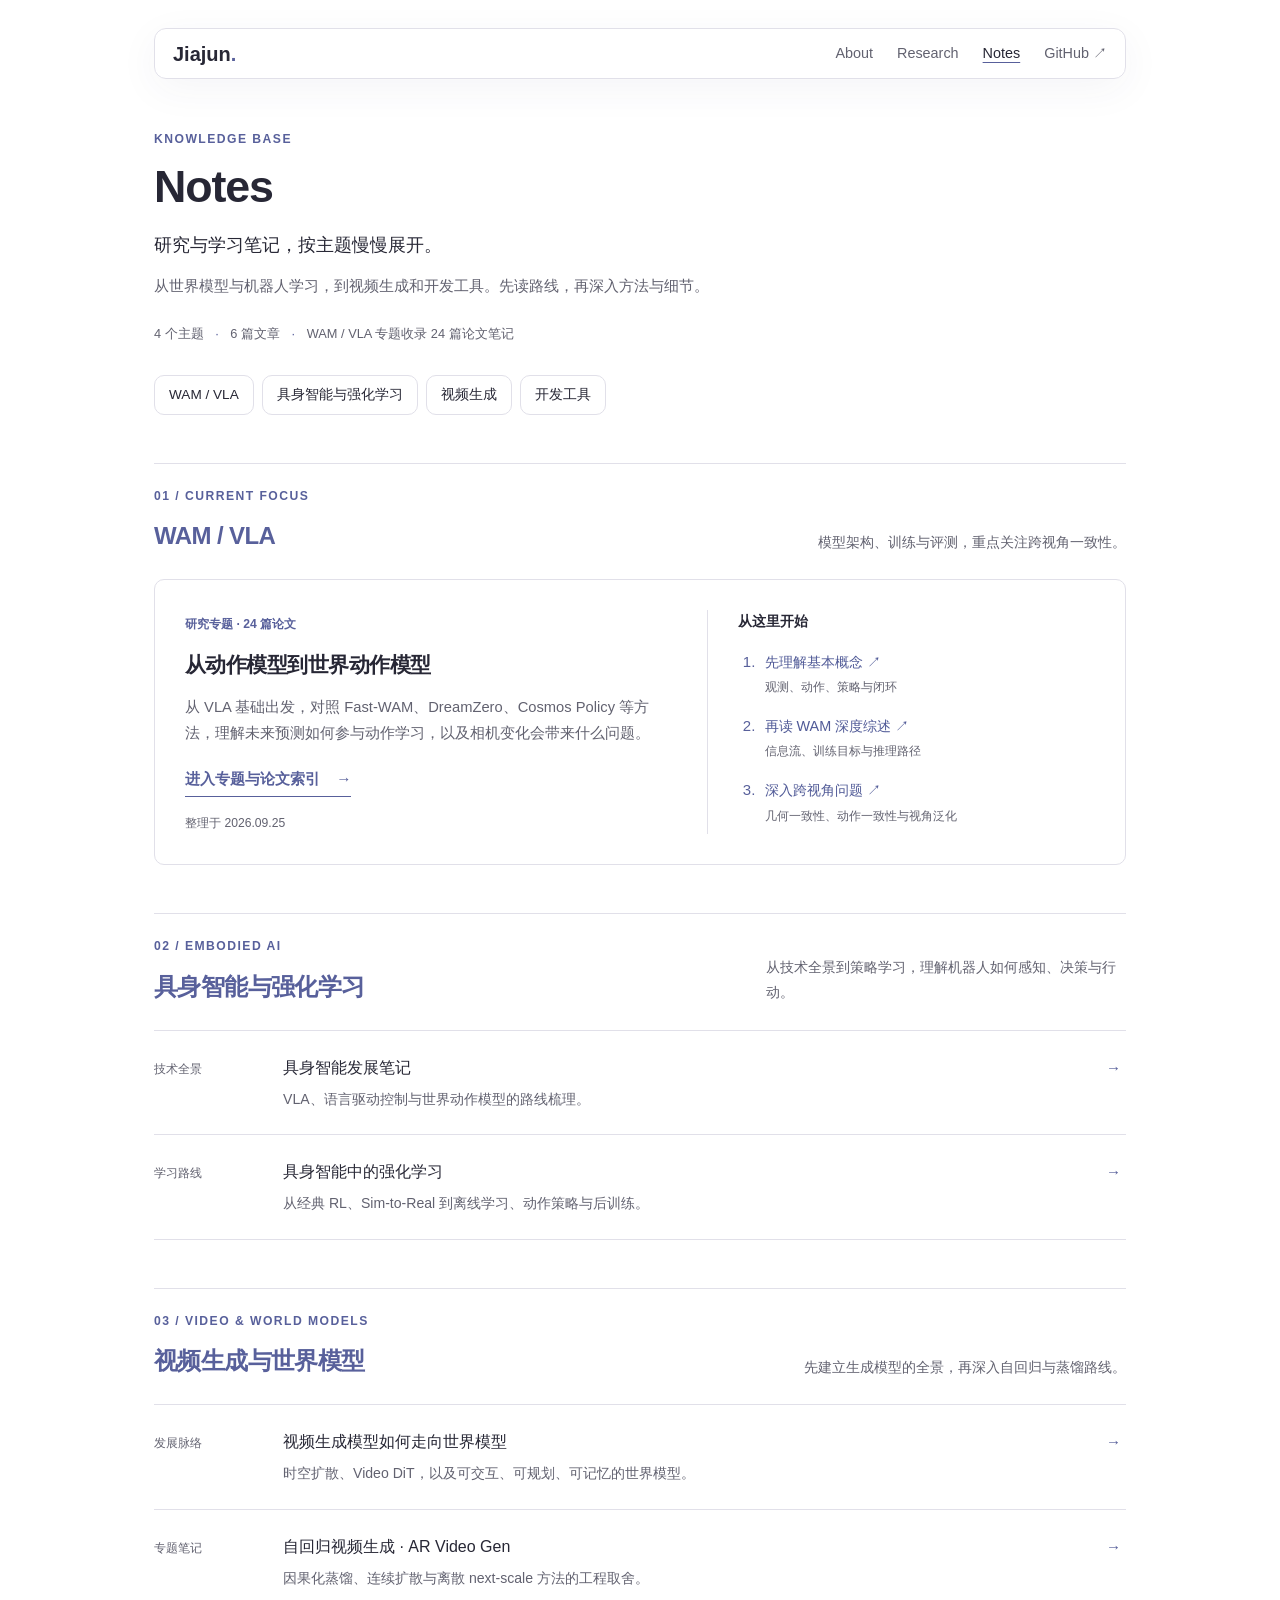
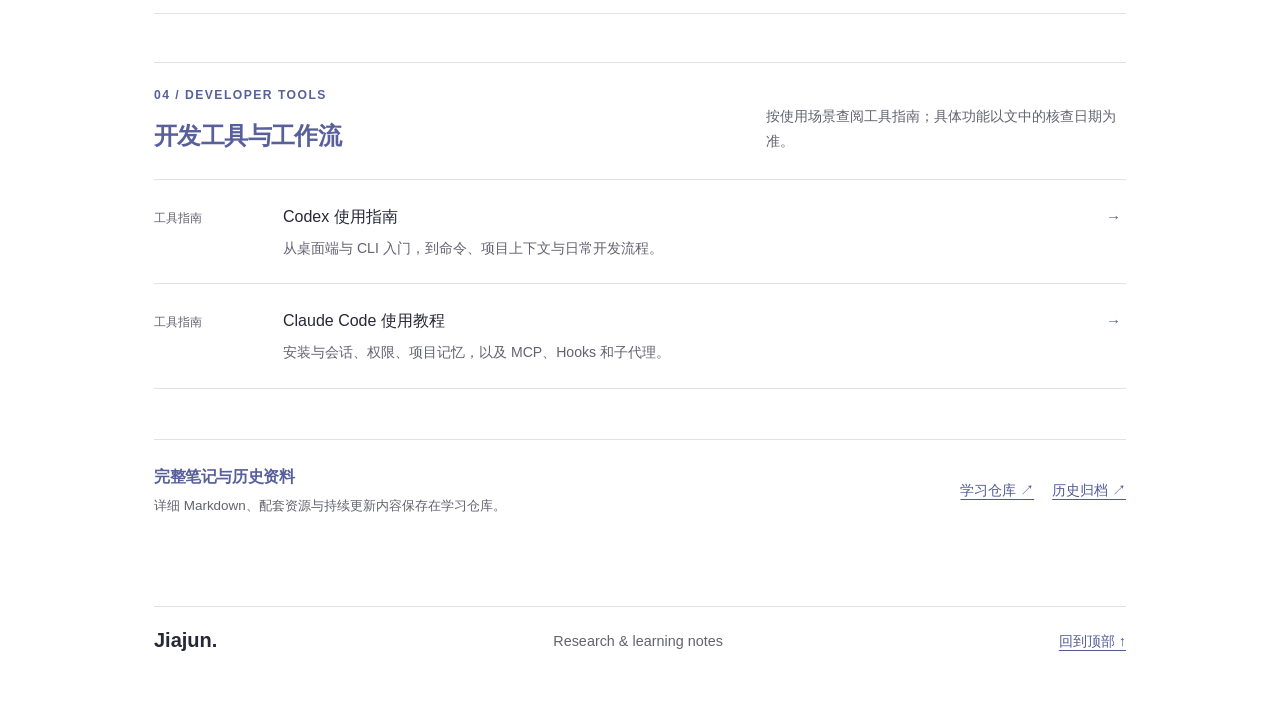
<file: notes.html>
<!doctype html>
<html lang="zh-CN">
<head>
  <meta charset="utf-8">
  <meta name="viewport" content="width=device-width, initial-scale=1">
  <meta name="description" content="按主题整理的研究与学习笔记：WAM/VLA、跨视角一致性、具身强化学习、视频生成和开发工具。">
  <title>Notes | Jiajun Peng</title>
  <link rel="icon" type="image/x-icon" href="assets/favicon.ico">
  <link rel="icon" type="image/png" sizes="32x32" href="assets/favicon.png">
  <link rel="stylesheet" href="theme.css">
  <link rel="stylesheet" href="notes.css">
</head>
<body class="notes-index" id="top">
<a class="skip-link" href="#content">跳到正文</a>
<main>
  <header class="site-header">
    <a class="wordmark" href="index.html">Jiajun<span>.</span></a>
    <nav aria-label="Primary navigation"><a href="index.html#about">About</a><a href="index.html#research">Research</a><a href="notes.html" aria-current="page">Notes</a><a href="https://github.com/KevinJustin-love" target="_blank" rel="noreferrer">GitHub ↗</a></nav>
  </header>
  <header class="catalog-hero" id="content">
    <p class="eyebrow">Knowledge Base</p><h1>Notes</h1>
    <p class="catalog-lead">研究与学习笔记，按主题慢慢展开。</p>
    <p class="catalog-intro">从世界模型与机器人学习，到视频生成和开发工具。先读路线，再深入方法与细节。</p>
    <p class="catalog-stats">4 个主题 <span>·</span> 6 篇文章 <span>·</span> WAM / VLA 专题收录 24 篇论文笔记</p>
  </header>
  <nav class="topic-nav" aria-label="笔记主题"><a href="#wam">WAM / VLA</a><a href="#embodied">具身智能与强化学习</a><a href="#video">视频生成</a><a href="#tools">开发工具</a></nav>
  <section class="catalog-section" id="wam" aria-labelledby="wam-heading">
    <div class="catalog-heading"><div><p class="eyebrow">01 / Current Focus</p><h2 id="wam-heading">WAM / VLA</h2></div><p>模型架构、训练与评测，重点关注跨视角一致性。</p></div>
    <div class="featured-note"><div><span class="topic-label">研究专题 · 24 篇论文</span><h3>从动作模型到世界动作模型</h3><p>从 VLA 基础出发，对照 Fast-WAM、DreamZero、Cosmos Policy 等方法，理解未来预测如何参与动作学习，以及相机变化会带来什么问题。</p><a class="primary-note-link" href="notes/wam-vla.html">进入专题与论文索引 <span aria-hidden="true">→</span></a><p class="updated">整理于 <time datetime="2026-09-25">2026.09.25</time></p></div><div class="start-here"><h4>从这里开始</h4><ol><li><a href="https://github.com/KevinJustin-love/pjj-learning-notes/blob/main/wam-vla/getting-started.md">先理解基本概念 <span aria-hidden="true">↗</span></a><span>观测、动作、策略与闭环</span></li><li><a href="https://github.com/KevinJustin-love/pjj-learning-notes/blob/main/wam-vla/wam-survey.md">再读 WAM 深度综述 <span aria-hidden="true">↗</span></a><span>信息流、训练目标与推理路径</span></li><li><a href="https://github.com/KevinJustin-love/pjj-learning-notes/blob/main/wam-vla/cross-view-consistency.md">深入跨视角问题 <span aria-hidden="true">↗</span></a><span>几何一致性、动作一致性与视角泛化</span></li></ol></div></div>
  </section>
  <section class="catalog-section" id="embodied" aria-labelledby="embodied-heading"><div class="catalog-heading"><div><p class="eyebrow">02 / Embodied AI</p><h2 id="embodied-heading">具身智能与强化学习</h2></div><p>从技术全景到策略学习，理解机器人如何感知、决策与行动。</p></div><ul class="catalog-list"><li><a class="catalog-row" href="notes/embodied-intelligence.html"><span class="catalog-kind">技术全景</span><span><span class="catalog-title">具身智能发展笔记</span><span class="catalog-description">VLA、语言驱动控制与世界动作模型的路线梳理。</span></span><span class="row-arrow" aria-hidden="true">→</span></a></li><li><a class="catalog-row" href="notes/embodied-rl.html"><span class="catalog-kind">学习路线</span><span><span class="catalog-title">具身智能中的强化学习</span><span class="catalog-description">从经典 RL、Sim-to-Real 到离线学习、动作策略与后训练。</span></span><span class="row-arrow" aria-hidden="true">→</span></a></li></ul></section><section class="catalog-section" id="video" aria-labelledby="video-heading"><div class="catalog-heading"><div><p class="eyebrow">03 / Video & World Models</p><h2 id="video-heading">视频生成与世界模型</h2></div><p>先建立生成模型的全景，再深入自回归与蒸馏路线。</p></div><ul class="catalog-list"><li><a class="catalog-row" href="notes/video-generation.html"><span class="catalog-kind">发展脉络</span><span><span class="catalog-title">视频生成模型如何走向世界模型</span><span class="catalog-description">时空扩散、Video DiT，以及可交互、可规划、可记忆的世界模型。</span></span><span class="row-arrow" aria-hidden="true">→</span></a></li><li><a class="catalog-row" href="notes/ar-video-generation.html"><span class="catalog-kind">专题笔记</span><span><span class="catalog-title">自回归视频生成 · AR Video Gen</span><span class="catalog-description">因果化蒸馏、连续扩散与离散 next-scale 方法的工程取舍。</span></span><span class="row-arrow" aria-hidden="true">→</span></a></li></ul></section><section class="catalog-section" id="tools" aria-labelledby="tools-heading"><div class="catalog-heading"><div><p class="eyebrow">04 / Developer Tools</p><h2 id="tools-heading">开发工具与工作流</h2></div><p>按使用场景查阅工具指南；具体功能以文中的核查日期为准。</p></div><ul class="catalog-list"><li><a class="catalog-row" href="notes/codex.html"><span class="catalog-kind">工具指南</span><span><span class="catalog-title">Codex 使用指南</span><span class="catalog-description">从桌面端与 CLI 入门，到命令、项目上下文与日常开发流程。</span></span><span class="row-arrow" aria-hidden="true">→</span></a></li><li><a class="catalog-row" href="notes/claude-code.html"><span class="catalog-kind">工具指南</span><span><span class="catalog-title">Claude Code 使用教程</span><span class="catalog-description">安装与会话、权限、项目记忆，以及 MCP、Hooks 和子代理。</span></span><span class="row-arrow" aria-hidden="true">→</span></a></li></ul></section>
  <aside class="library-links" aria-labelledby="library-heading"><div><h2 id="library-heading">完整笔记与历史资料</h2><p>详细 Markdown、配套资源与持续更新内容保存在学习仓库。</p></div><div><a href="https://github.com/KevinJustin-love/pjj-learning-notes/blob/main/README.md">学习仓库 <span aria-hidden="true">↗</span></a><a href="https://github.com/KevinJustin-love/pjj-learning-notes/blob/main/archives/README.md">历史归档 <span aria-hidden="true">↗</span></a></div></aside>
  <footer><a class="footer-wordmark" href="index.html">Jiajun.</a><span>Research &amp; learning notes</span><a href="#top">回到顶部 ↑</a></footer>
</main>
</body>
</html>
</file>
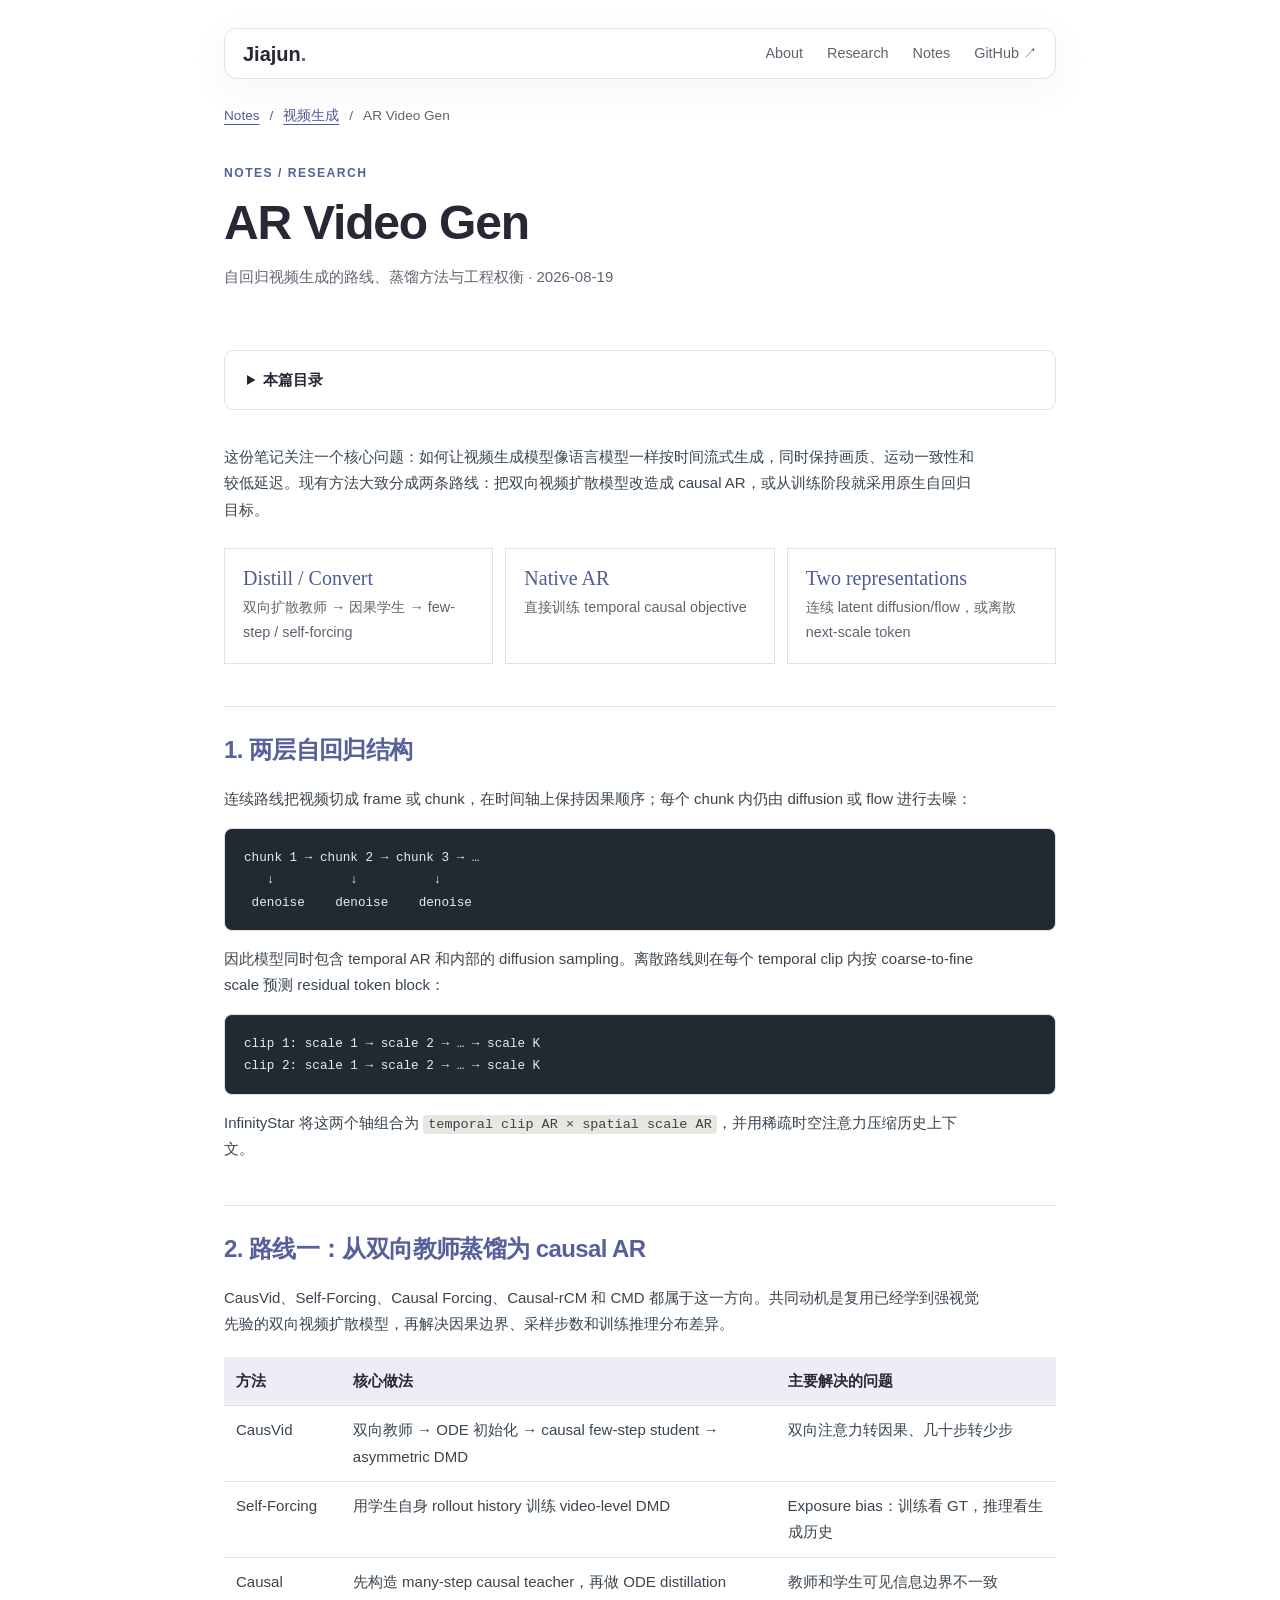
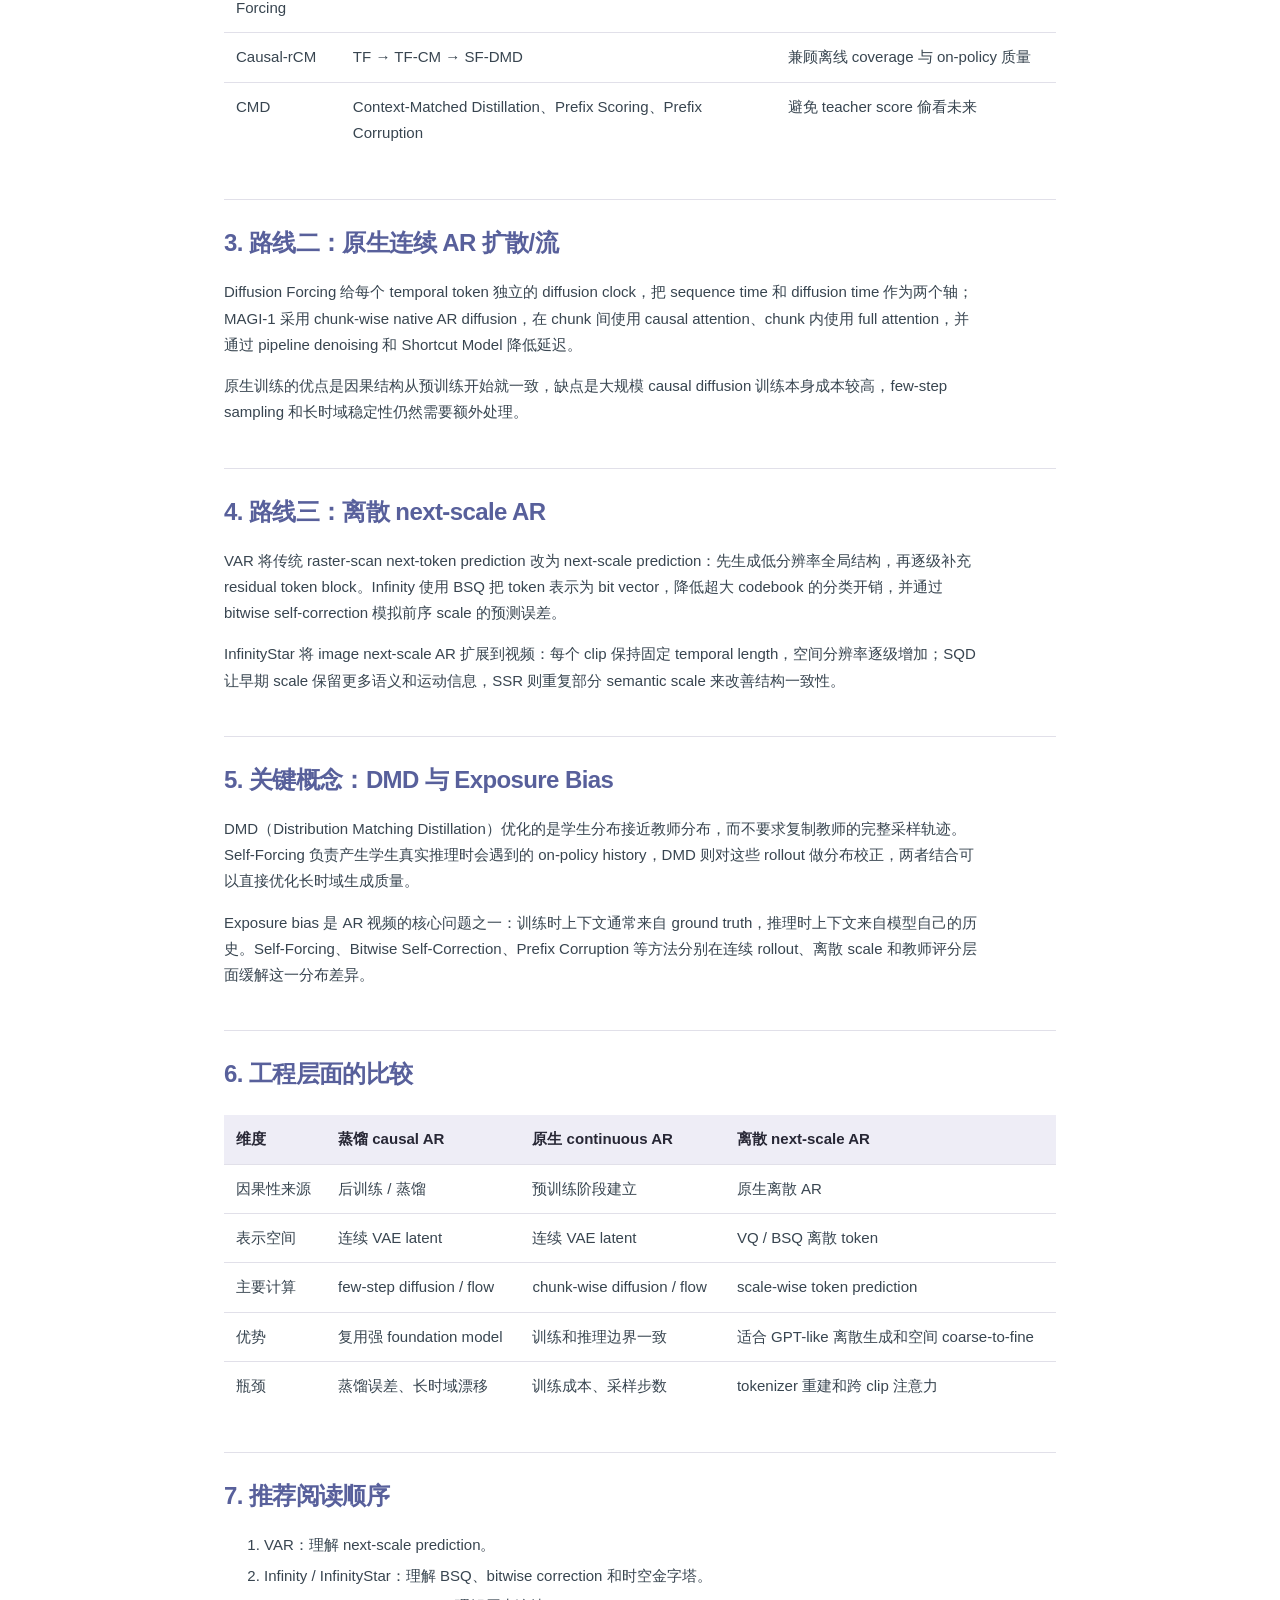
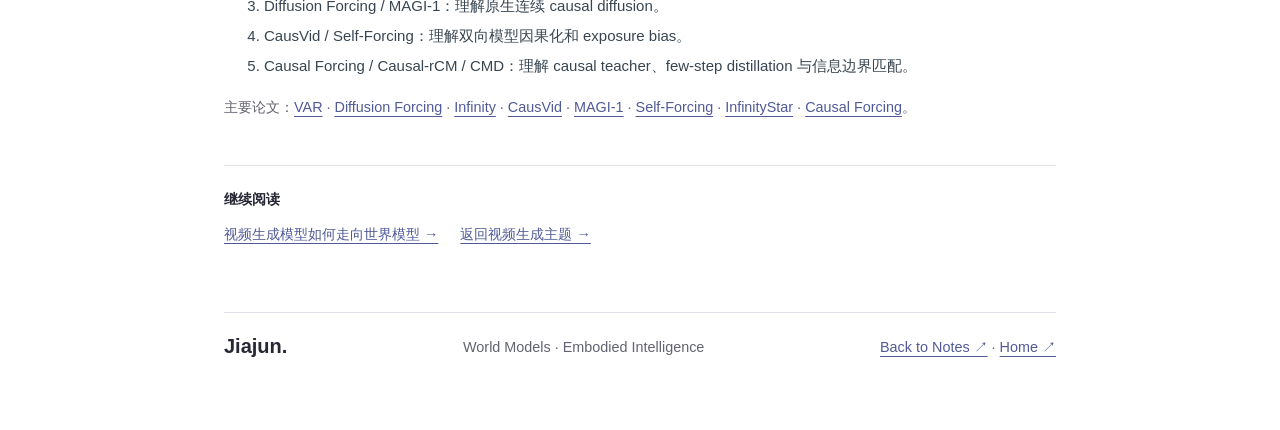
<file: notes/ar-video-generation.html>
<!doctype html>
<html lang="zh-CN">
<head>
  <meta charset="utf-8">
  <meta name="viewport" content="width=device-width, initial-scale=1">
  <meta name="description" content="AR 视频生成路线、因果化蒸馏、连续扩散和离散 next-scale 自回归的学习笔记。">
  <title>AR Video Gen | Jiajun Peng</title>
  <link rel="icon" type="image/x-icon" href="../assets/favicon.ico">
  <link rel="icon" type="image/png" sizes="32x32" href="../assets/favicon.png">
  <link rel="stylesheet" href="../theme.css">
  <link rel="stylesheet" href="../notes.css">
</head>
<body><main>
  <header class="site-header"><a class="wordmark" href="../index.html">Jiajun<span>.</span></a><nav aria-label="Primary navigation"><a href="../index.html#about">About</a><a href="../index.html#research">Research</a><a href="../notes.html">Notes</a><a href="https://github.com/KevinJustin-love" target="_blank" rel="noreferrer">GitHub ↗</a></nav></header>
<nav class="note-breadcrumb" aria-label="面包屑导航">
  <a href="../notes.html">Notes</a><span aria-hidden="true">/</span><a href="../notes.html#video">视频生成</a><span aria-hidden="true">/</span><span aria-current="page">AR Video Gen</span>
</nav>
  <header class="note-hero"><div class="eyebrow">Notes / Research</div><h1>AR Video Gen</h1><p class="note-meta">自回归视频生成的路线、蒸馏方法与工程权衡 · 2026-08-19</p></header>
  <details class="note-toc">
  <summary>本篇目录</summary>
  <nav aria-label="本篇目录">
    <ol>
      <li><a href="#section-01">1. 两层自回归结构</a></li>
      <li><a href="#section-02">2. 路线一：从双向教师蒸馏为 causal AR</a></li>
      <li><a href="#section-03">3. 路线二：原生连续 AR 扩散/流</a></li>
      <li><a href="#section-04">4. 路线三：离散 next-scale AR</a></li>
      <li><a href="#section-05">5. 关键概念：DMD 与 Exposure Bias</a></li>
      <li><a href="#section-06">6. 工程层面的比较</a></li>
      <li><a href="#section-07">7. 推荐阅读顺序</a></li>
    </ol>
  </nav>
</details>
<article class="note-content">
    <p>这份笔记关注一个核心问题：如何让视频生成模型像语言模型一样按时间流式生成，同时保持画质、运动一致性和较低延迟。现有方法大致分成两条路线：把双向视频扩散模型改造成 causal AR，或从训练阶段就采用原生自回归目标。</p>
    <div class="note-diagram" role="img" aria-label="AR 视频生成的两条路线"><div><strong>Distill / Convert</strong><span>双向扩散教师 → 因果学生 → few-step / self-forcing</span></div><div><strong>Native AR</strong><span>直接训练 temporal causal objective</span></div><div><strong>Two representations</strong><span>连续 latent diffusion/flow，或离散 next-scale token</span></div></div>
    <h2 id="section-01">1. 两层自回归结构</h2>
    <p>连续路线把视频切成 frame 或 chunk，在时间轴上保持因果顺序；每个 chunk 内仍由 diffusion 或 flow 进行去噪：</p>
    <pre><code>chunk 1 → chunk 2 → chunk 3 → …
   ↓          ↓          ↓
 denoise    denoise    denoise</code></pre>
    <p>因此模型同时包含 temporal AR 和内部的 diffusion sampling。离散路线则在每个 temporal clip 内按 coarse-to-fine scale 预测 residual token block：</p>
    <pre><code>clip 1: scale 1 → scale 2 → … → scale K
clip 2: scale 1 → scale 2 → … → scale K</code></pre>
    <p>InfinityStar 将这两个轴组合为 <code>temporal clip AR × spatial scale AR</code>，并用稀疏时空注意力压缩历史上下文。</p>
    <h2 id="section-02">2. 路线一：从双向教师蒸馏为 causal AR</h2>
    <p>CausVid、Self-Forcing、Causal Forcing、Causal-rCM 和 CMD 都属于这一方向。共同动机是复用已经学到强视觉先验的双向视频扩散模型，再解决因果边界、采样步数和训练推理分布差异。</p>
    <table><thead><tr><th>方法</th><th>核心做法</th><th>主要解决的问题</th></tr></thead><tbody>
      <tr><td>CausVid</td><td>双向教师 → ODE 初始化 → causal few-step student → asymmetric DMD</td><td>双向注意力转因果、几十步转少步</td></tr>
      <tr><td>Self-Forcing</td><td>用学生自身 rollout history 训练 video-level DMD</td><td>Exposure bias：训练看 GT，推理看生成历史</td></tr>
      <tr><td>Causal Forcing</td><td>先构造 many-step causal teacher，再做 ODE distillation</td><td>教师和学生可见信息边界不一致</td></tr>
      <tr><td>Causal-rCM</td><td>TF → TF-CM → SF-DMD</td><td>兼顾离线 coverage 与 on-policy 质量</td></tr>
      <tr><td>CMD</td><td>Context-Matched Distillation、Prefix Scoring、Prefix Corruption</td><td>避免 teacher score 偷看未来</td></tr>
    </tbody></table>
    <h2 id="section-03">3. 路线二：原生连续 AR 扩散/流</h2>
    <p>Diffusion Forcing 给每个 temporal token 独立的 diffusion clock，把 sequence time 和 diffusion time 作为两个轴；MAGI-1 采用 chunk-wise native AR diffusion，在 chunk 间使用 causal attention、chunk 内使用 full attention，并通过 pipeline denoising 和 Shortcut Model 降低延迟。</p>
    <p>原生训练的优点是因果结构从预训练开始就一致，缺点是大规模 causal diffusion 训练本身成本较高，few-step sampling 和长时域稳定性仍然需要额外处理。</p>
    <h2 id="section-04">4. 路线三：离散 next-scale AR</h2>
    <p>VAR 将传统 raster-scan next-token prediction 改为 next-scale prediction：先生成低分辨率全局结构，再逐级补充 residual token block。Infinity 使用 BSQ 把 token 表示为 bit vector，降低超大 codebook 的分类开销，并通过 bitwise self-correction 模拟前序 scale 的预测误差。</p>
    <p>InfinityStar 将 image next-scale AR 扩展到视频：每个 clip 保持固定 temporal length，空间分辨率逐级增加；SQD 让早期 scale 保留更多语义和运动信息，SSR 则重复部分 semantic scale 来改善结构一致性。</p>
    <h2 id="section-05">5. 关键概念：DMD 与 Exposure Bias</h2>
    <p>DMD（Distribution Matching Distillation）优化的是学生分布接近教师分布，而不要求复制教师的完整采样轨迹。Self-Forcing 负责产生学生真实推理时会遇到的 on-policy history，DMD 则对这些 rollout 做分布校正，两者结合可以直接优化长时域生成质量。</p>
    <p>Exposure bias 是 AR 视频的核心问题之一：训练时上下文通常来自 ground truth，推理时上下文来自模型自己的历史。Self-Forcing、Bitwise Self-Correction、Prefix Corruption 等方法分别在连续 rollout、离散 scale 和教师评分层面缓解这一分布差异。</p>
    <h2 id="section-06">6. 工程层面的比较</h2>
    <table><thead><tr><th>维度</th><th>蒸馏 causal AR</th><th>原生 continuous AR</th><th>离散 next-scale AR</th></tr></thead><tbody>
      <tr><td>因果性来源</td><td>后训练 / 蒸馏</td><td>预训练阶段建立</td><td>原生离散 AR</td></tr>
      <tr><td>表示空间</td><td>连续 VAE latent</td><td>连续 VAE latent</td><td>VQ / BSQ 离散 token</td></tr>
      <tr><td>主要计算</td><td>few-step diffusion / flow</td><td>chunk-wise diffusion / flow</td><td>scale-wise token prediction</td></tr>
      <tr><td>优势</td><td>复用强 foundation model</td><td>训练和推理边界一致</td><td>适合 GPT-like 离散生成和空间 coarse-to-fine</td></tr>
      <tr><td>瓶颈</td><td>蒸馏误差、长时域漂移</td><td>训练成本、采样步数</td><td>tokenizer 重建和跨 clip 注意力</td></tr>
    </tbody></table>
    <h2 id="section-07">7. 推荐阅读顺序</h2>
    <ol><li>VAR：理解 next-scale prediction。</li><li>Infinity / InfinityStar：理解 BSQ、bitwise correction 和时空金字塔。</li><li>Diffusion Forcing / MAGI-1：理解原生连续 causal diffusion。</li><li>CausVid / Self-Forcing：理解双向模型因果化和 exposure bias。</li><li>Causal Forcing / Causal-rCM / CMD：理解 causal teacher、few-step distillation 与信息边界匹配。</li></ol>
    <p class="source-note">主要论文：<a href="https://arxiv.org/abs/2404.02905">VAR</a> · <a href="https://arxiv.org/abs/2407.01392">Diffusion Forcing</a> · <a href="https://arxiv.org/abs/2412.04431">Infinity</a> · <a href="https://arxiv.org/abs/2412.07772">CausVid</a> · <a href="https://arxiv.org/abs/2505.13211">MAGI-1</a> · <a href="https://arxiv.org/abs/2506.08009">Self-Forcing</a> · <a href="https://arxiv.org/abs/2511.04675">InfinityStar</a> · <a href="https://arxiv.org/abs/2602.02214">Causal Forcing</a>。</p>
  </article>
<nav class="related-notes" aria-label="相关笔记">
  <p>继续阅读</p>
  <ul>
    <li><a href="video-generation.html">视频生成模型如何走向世界模型 →</a></li>
    <li><a href="../notes.html#video">返回视频生成主题 →</a></li>
  </ul>
</nav>
  <footer><a class="footer-wordmark" href="../index.html">Jiajun<span>.</span></a><span>World Models · Embodied Intelligence</span><span><a href="../notes.html">Back to Notes ↗</a> · <a href="../index.html">Home ↗</a></span></footer>
</main></body></html>
</file>
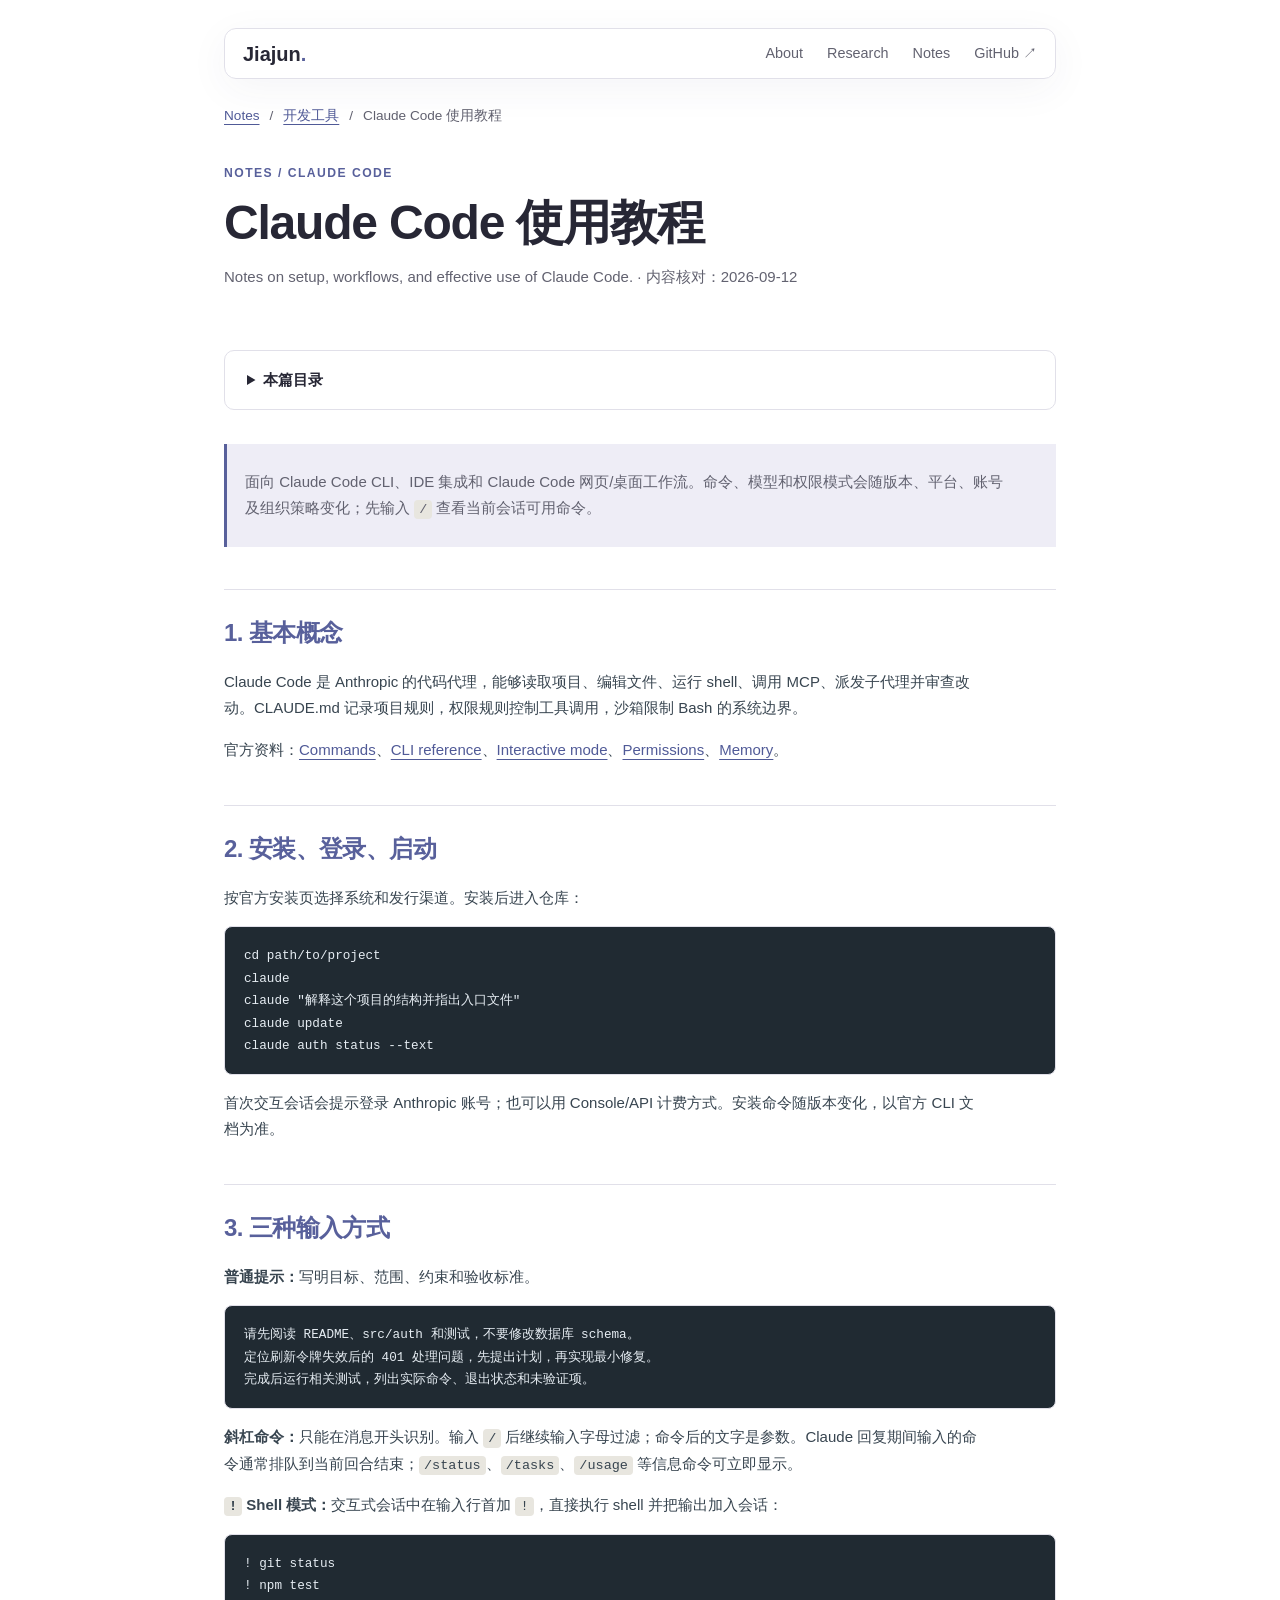
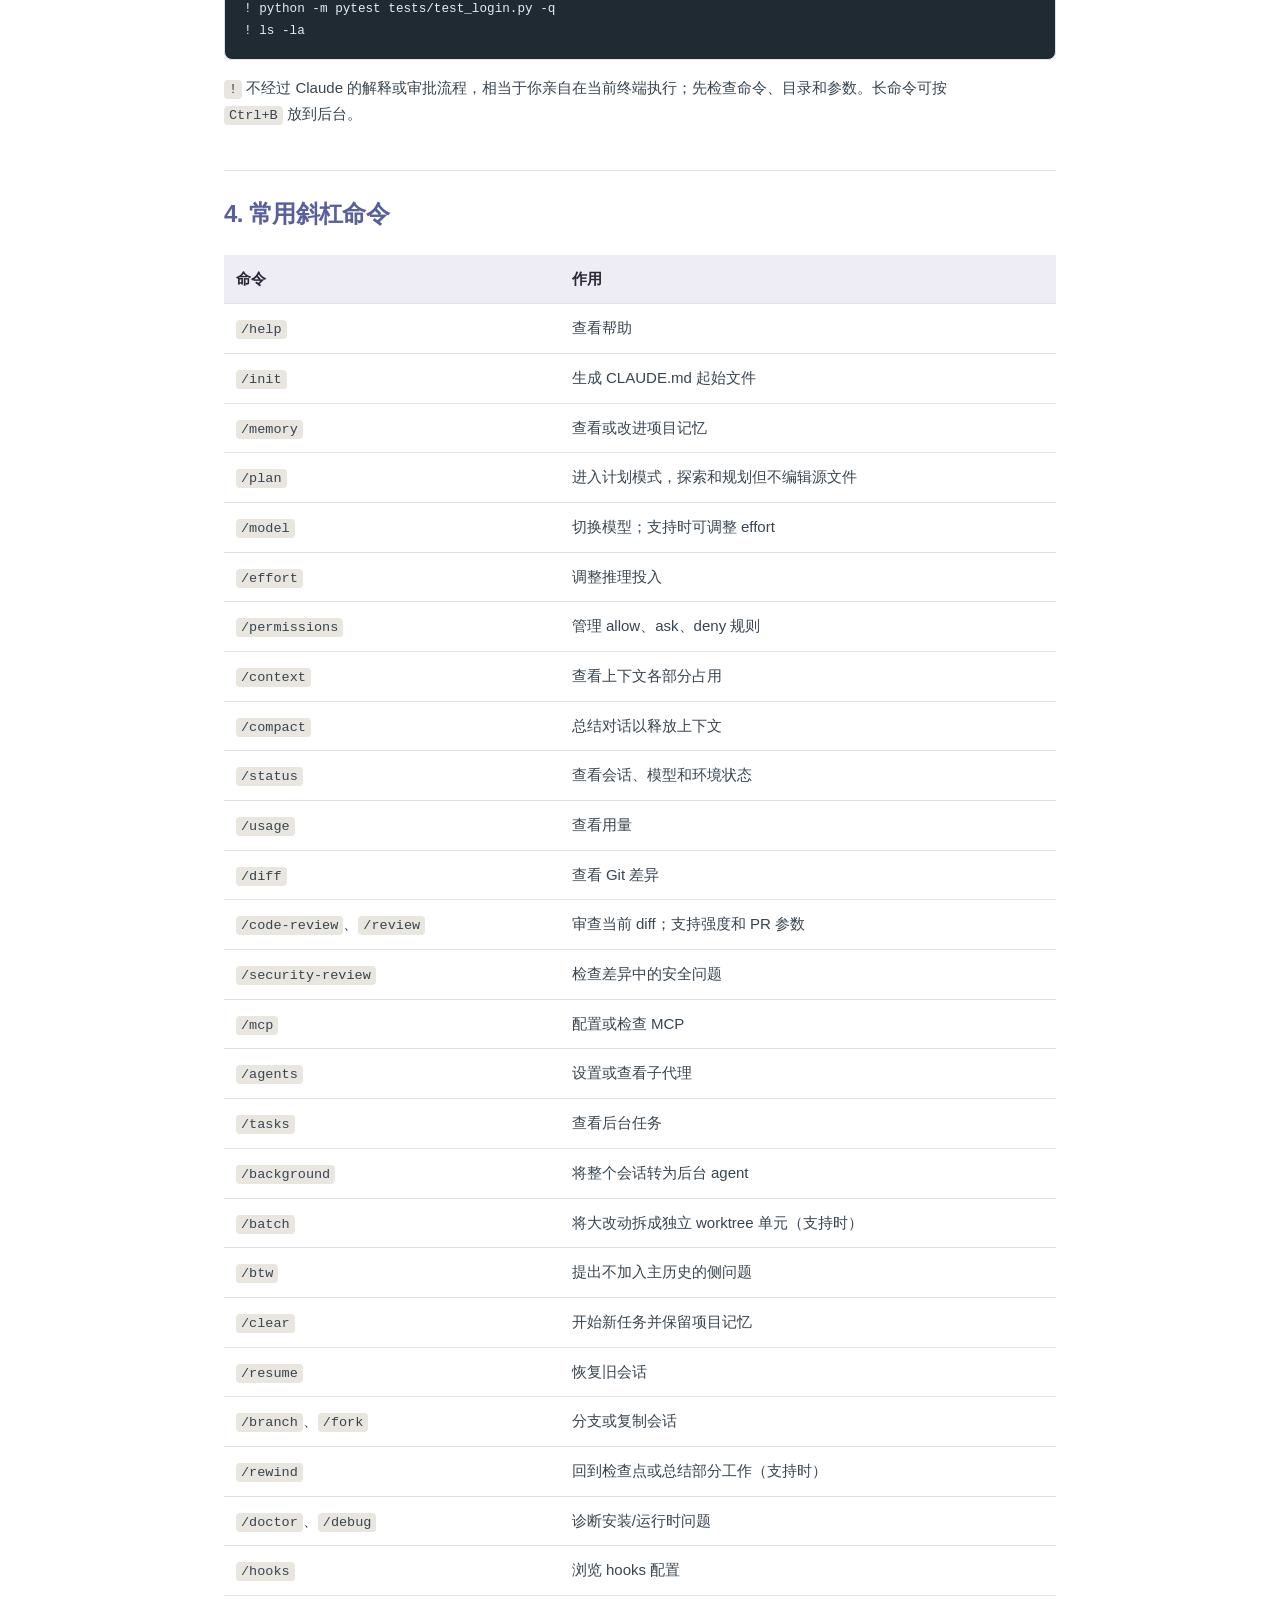
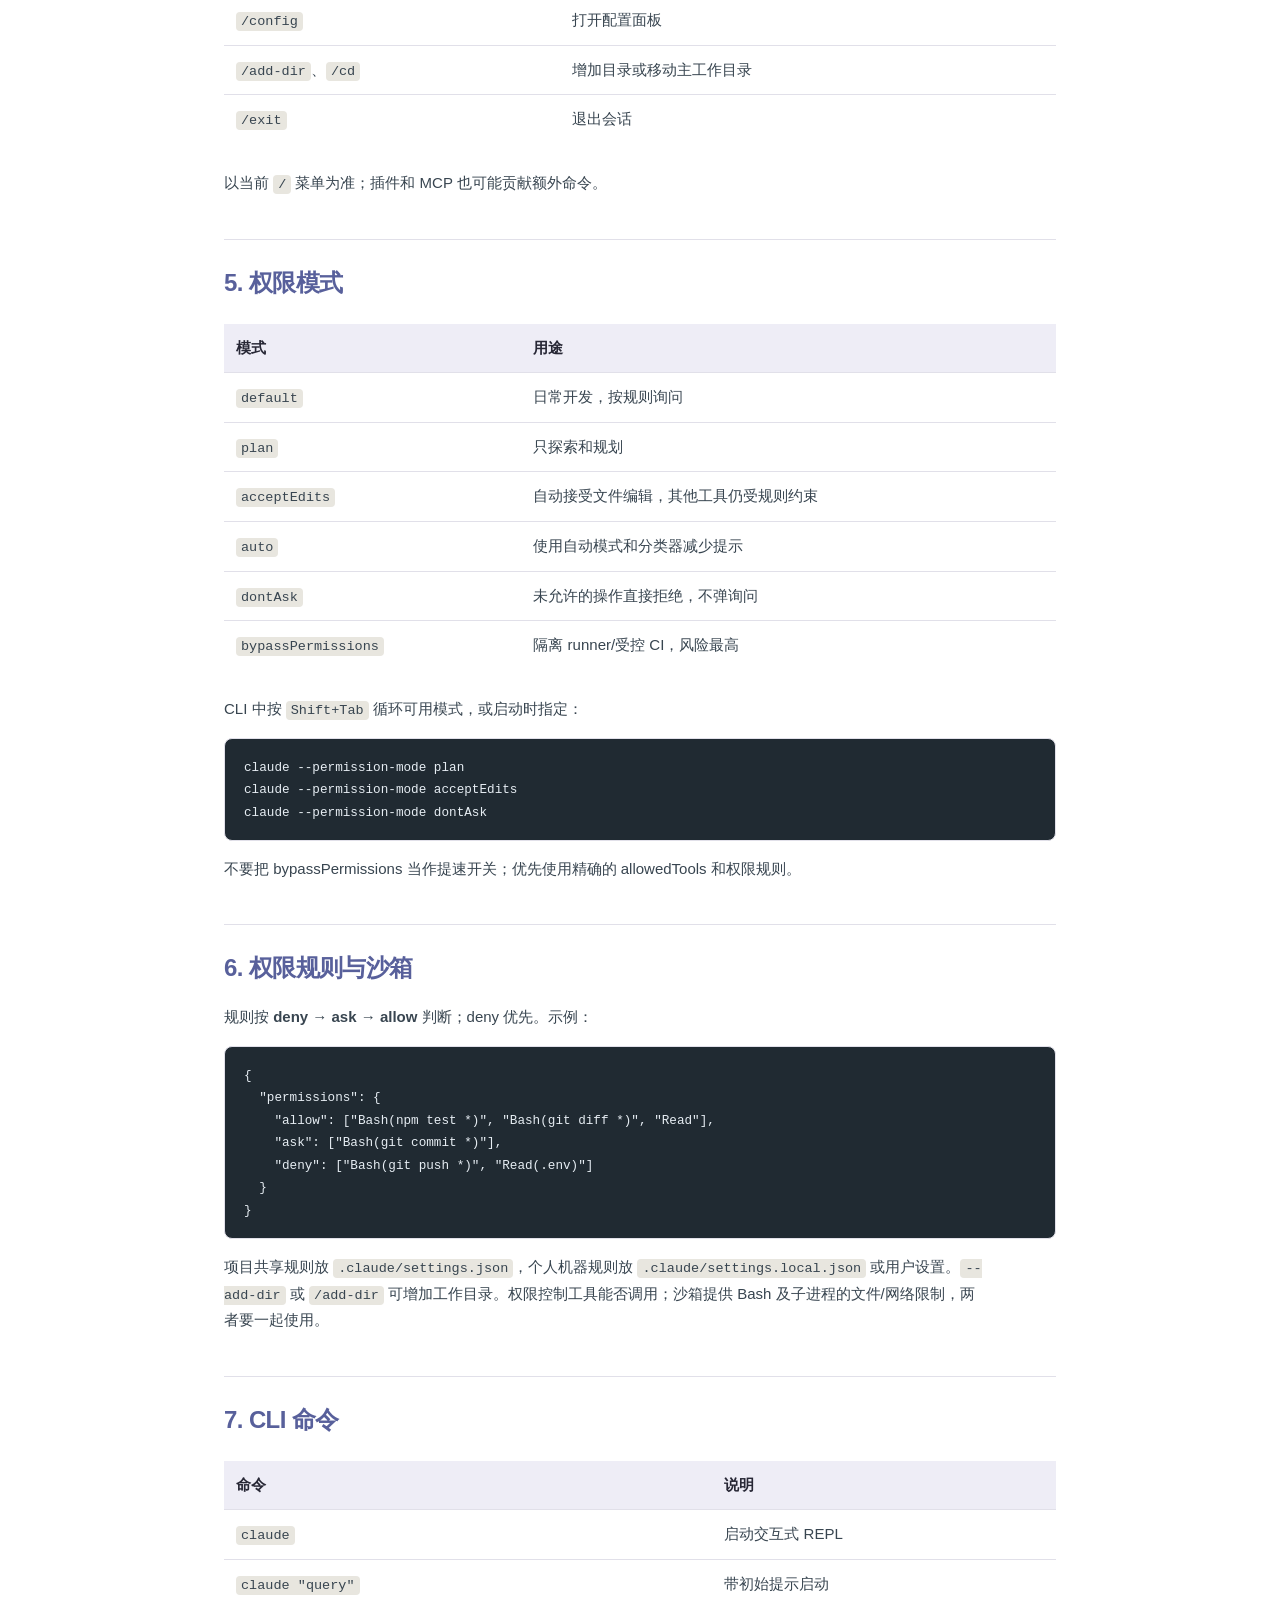
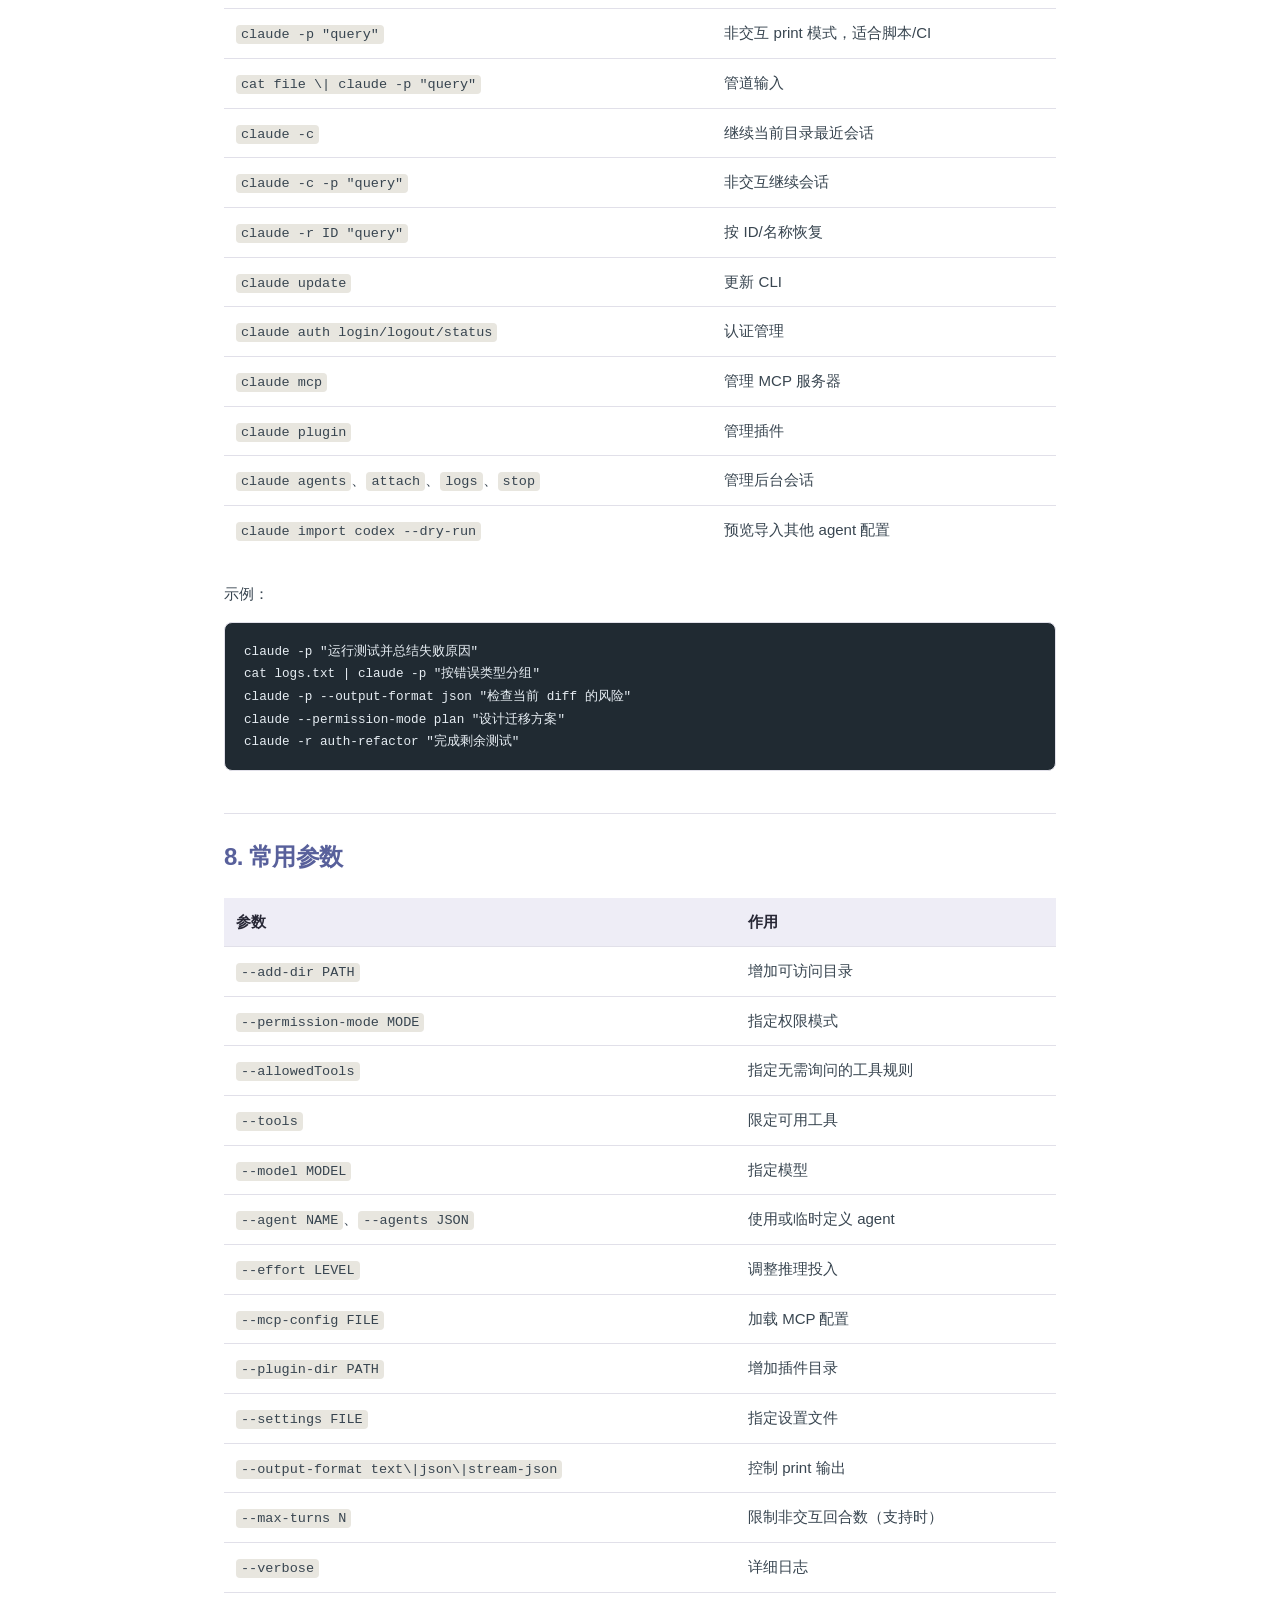
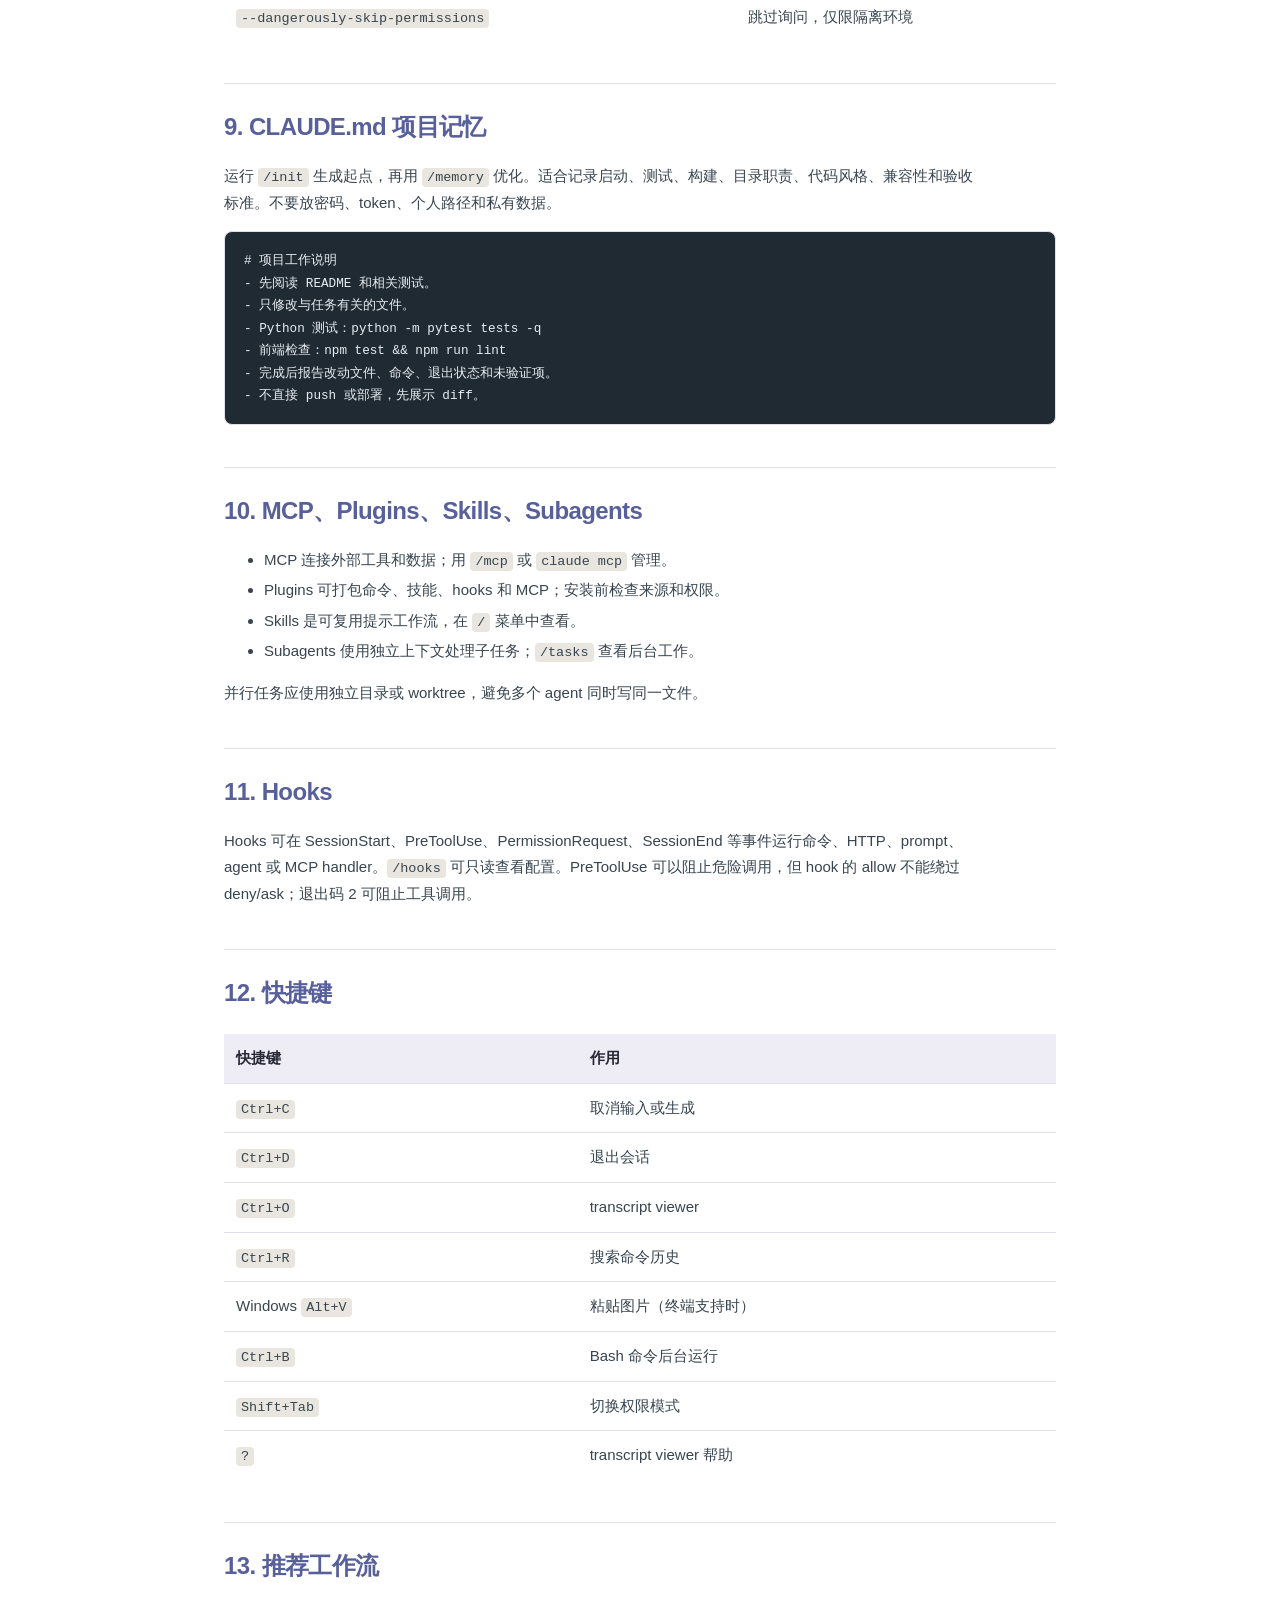
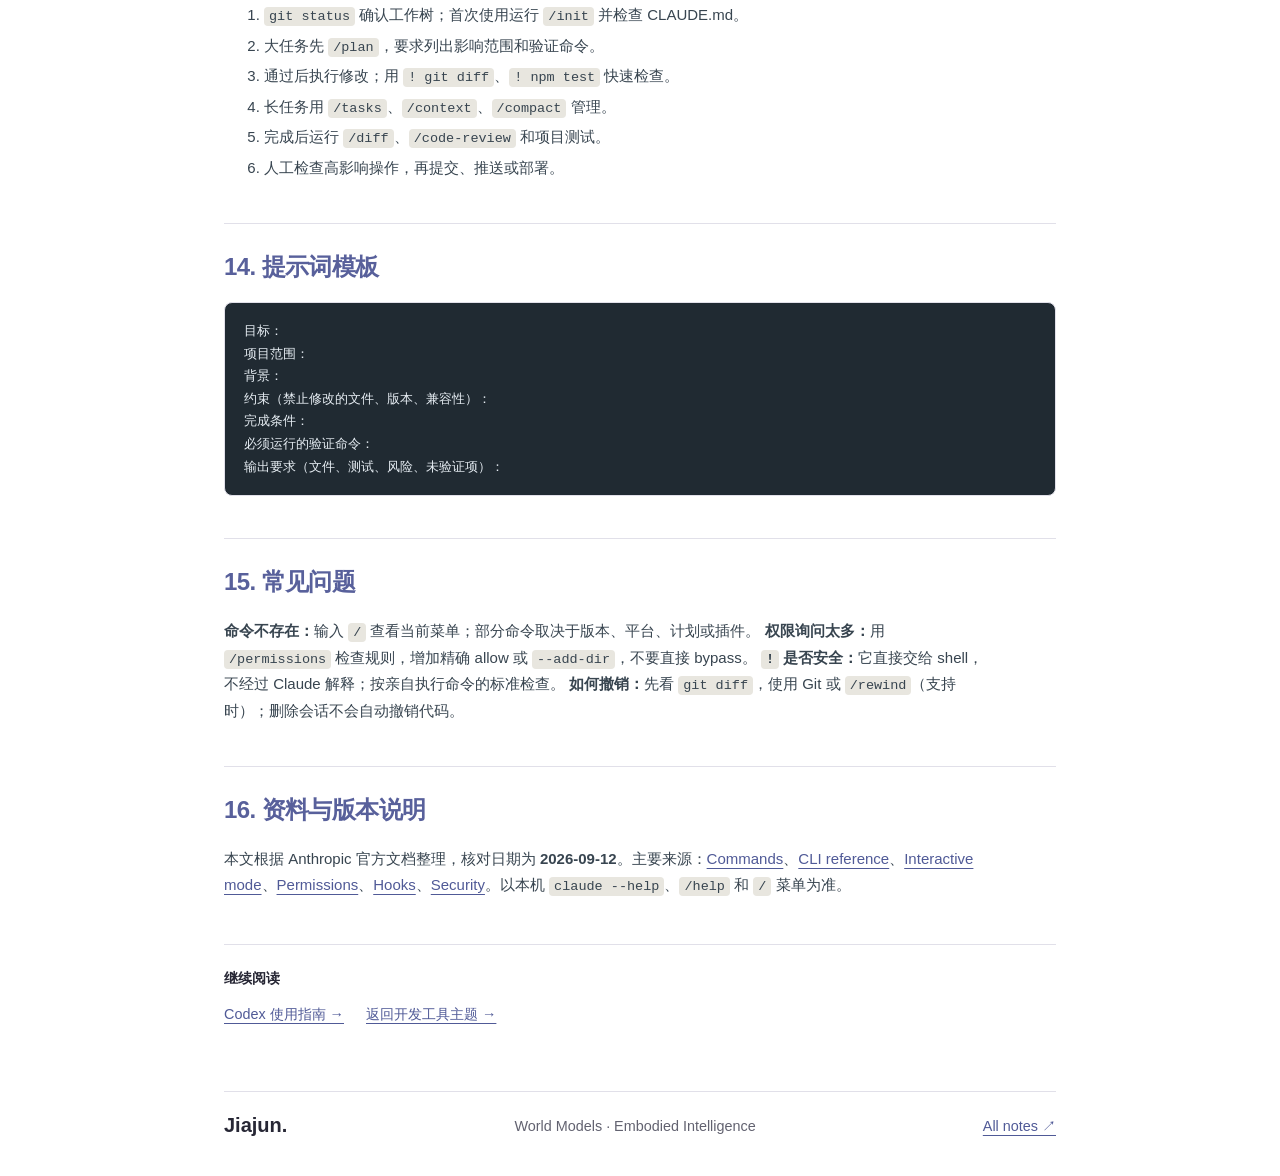
<file: notes/claude-code.html>
<!doctype html>
<html lang="zh-CN">
<head><meta charset="utf-8"><meta name="viewport" content="width=device-width, initial-scale=1"><meta name="description" content="Notes on setup, workflows, and effective use of Claude Code."><title>Claude Code 使用教程 | Jiajun Peng</title>
  <link rel="icon" type="image/x-icon" href="../assets/favicon.ico">
  <link rel="icon" type="image/png" sizes="32x32" href="../assets/favicon.png"><link rel="stylesheet" href="../theme.css">
  <link rel="stylesheet" href="../notes.css"></head>
<body><main>
<header class="site-header"><a class="wordmark" href="../index.html">Jiajun<span>.</span></a><nav aria-label="Primary navigation"><a href="../index.html#about">About</a><a href="../index.html#research">Research</a><a href="../notes.html">Notes</a><a href="https://github.com/KevinJustin-love" target="_blank" rel="noreferrer">GitHub ↗</a></nav></header>
<nav class="note-breadcrumb" aria-label="面包屑导航">
  <a href="../notes.html">Notes</a><span aria-hidden="true">/</span><a href="../notes.html#tools">开发工具</a><span aria-hidden="true">/</span><span aria-current="page">Claude Code 使用教程</span>
</nav>
<header class="note-hero"><div class="eyebrow">Notes / Claude Code</div><h1 id="claude-code-2026-09-12">Claude Code 使用教程</h1><p class="note-meta">Notes on setup, workflows, and effective use of Claude Code. · 内容核对：2026-09-12</p></header>
<details class="note-toc">
  <summary>本篇目录</summary>
  <nav aria-label="本篇目录">
    <ol>
      <li><a href="#1">1. 基本概念</a></li>
      <li><a href="#2">2. 安装、登录、启动</a></li>
      <li><a href="#3">3. 三种输入方式</a></li>
      <li><a href="#4">4. 常用斜杠命令</a></li>
      <li><a href="#5">5. 权限模式</a></li>
      <li><a href="#6">6. 权限规则与沙箱</a></li>
      <li><a href="#7-cli">7. CLI 命令</a></li>
      <li><a href="#8">8. 常用参数</a></li>
      <li><a href="#9-claudemd">9. CLAUDE.md 项目记忆</a></li>
      <li><a href="#10-mcppluginsskillssubagents">10. MCP、Plugins、Skills、Subagents</a></li>
      <li><a href="#11-hooks">11. Hooks</a></li>
      <li><a href="#12">12. 快捷键</a></li>
      <li><a href="#13">13. 推荐工作流</a></li>
      <li><a href="#14">14. 提示词模板</a></li>
      <li><a href="#15">15. 常见问题</a></li>
      <li><a href="#16">16. 资料与版本说明</a></li>
    </ol>
  </nav>
</details>
<article class="note-content">
<blockquote>
<p>面向 Claude Code CLI、IDE 集成和 Claude Code 网页/桌面工作流。命令、模型和权限模式会随版本、平台、账号及组织策略变化；先输入 <code>/</code> 查看当前会话可用命令。</p>
</blockquote>
<h2 id="1">1. 基本概念</h2>
<p>Claude Code 是 Anthropic 的代码代理，能够读取项目、编辑文件、运行 shell、调用 MCP、派发子代理并审查改动。CLAUDE.md 记录项目规则，权限规则控制工具调用，沙箱限制 Bash 的系统边界。</p>
<p>官方资料：<a href="https://code.claude.com/docs/en/commands">Commands</a>、<a href="https://code.claude.com/docs/en/cli-usage">CLI reference</a>、<a href="https://code.claude.com/docs/en/interactive-mode">Interactive mode</a>、<a href="https://code.claude.com/docs/en/permissions">Permissions</a>、<a href="https://code.claude.com/docs/en/memory">Memory</a>。</p>
<h2 id="2">2. 安装、登录、启动</h2>
<p>按官方安装页选择系统和发行渠道。安装后进入仓库：</p>
<pre><code class="language-bash">cd path/to/project
claude
claude &quot;解释这个项目的结构并指出入口文件&quot;
claude update
claude auth status --text
</code></pre>
<p>首次交互会话会提示登录 Anthropic 账号；也可以用 Console/API 计费方式。安装命令随版本变化，以官方 CLI 文档为准。</p>
<h2 id="3">3. 三种输入方式</h2>
<p><strong>普通提示：</strong>写明目标、范围、约束和验收标准。</p>
<pre><code class="language-text">请先阅读 README、src/auth 和测试，不要修改数据库 schema。
定位刷新令牌失效后的 401 处理问题，先提出计划，再实现最小修复。
完成后运行相关测试，列出实际命令、退出状态和未验证项。
</code></pre>
<p><strong>斜杠命令：</strong>只能在消息开头识别。输入 <code>/</code> 后继续输入字母过滤；命令后的文字是参数。Claude 回复期间输入的命令通常排队到当前回合结束；<code>/status</code>、<code>/tasks</code>、<code>/usage</code> 等信息命令可立即显示。</p>
<p><strong><code>!</code> Shell 模式：</strong>交互式会话中在输入行首加 <code>!</code>，直接执行 shell 并把输出加入会话：</p>
<pre><code class="language-text">! git status
! npm test
! python -m pytest tests/test_login.py -q
! ls -la
</code></pre>
<p><code>!</code> 不经过 Claude 的解释或审批流程，相当于你亲自在当前终端执行；先检查命令、目录和参数。长命令可按 <code>Ctrl+B</code> 放到后台。</p>
<h2 id="4">4. 常用斜杠命令</h2>
<table>
<thead>
<tr>
<th>命令</th>
<th>作用</th>
</tr>
</thead>
<tbody>
<tr>
<td><code>/help</code></td>
<td>查看帮助</td>
</tr>
<tr>
<td><code>/init</code></td>
<td>生成 CLAUDE.md 起始文件</td>
</tr>
<tr>
<td><code>/memory</code></td>
<td>查看或改进项目记忆</td>
</tr>
<tr>
<td><code>/plan</code></td>
<td>进入计划模式，探索和规划但不编辑源文件</td>
</tr>
<tr>
<td><code>/model</code></td>
<td>切换模型；支持时可调整 effort</td>
</tr>
<tr>
<td><code>/effort</code></td>
<td>调整推理投入</td>
</tr>
<tr>
<td><code>/permissions</code></td>
<td>管理 allow、ask、deny 规则</td>
</tr>
<tr>
<td><code>/context</code></td>
<td>查看上下文各部分占用</td>
</tr>
<tr>
<td><code>/compact</code></td>
<td>总结对话以释放上下文</td>
</tr>
<tr>
<td><code>/status</code></td>
<td>查看会话、模型和环境状态</td>
</tr>
<tr>
<td><code>/usage</code></td>
<td>查看用量</td>
</tr>
<tr>
<td><code>/diff</code></td>
<td>查看 Git 差异</td>
</tr>
<tr>
<td><code>/code-review</code>、<code>/review</code></td>
<td>审查当前 diff；支持强度和 PR 参数</td>
</tr>
<tr>
<td><code>/security-review</code></td>
<td>检查差异中的安全问题</td>
</tr>
<tr>
<td><code>/mcp</code></td>
<td>配置或检查 MCP</td>
</tr>
<tr>
<td><code>/agents</code></td>
<td>设置或查看子代理</td>
</tr>
<tr>
<td><code>/tasks</code></td>
<td>查看后台任务</td>
</tr>
<tr>
<td><code>/background</code></td>
<td>将整个会话转为后台 agent</td>
</tr>
<tr>
<td><code>/batch</code></td>
<td>将大改动拆成独立 worktree 单元（支持时）</td>
</tr>
<tr>
<td><code>/btw</code></td>
<td>提出不加入主历史的侧问题</td>
</tr>
<tr>
<td><code>/clear</code></td>
<td>开始新任务并保留项目记忆</td>
</tr>
<tr>
<td><code>/resume</code></td>
<td>恢复旧会话</td>
</tr>
<tr>
<td><code>/branch</code>、<code>/fork</code></td>
<td>分支或复制会话</td>
</tr>
<tr>
<td><code>/rewind</code></td>
<td>回到检查点或总结部分工作（支持时）</td>
</tr>
<tr>
<td><code>/doctor</code>、<code>/debug</code></td>
<td>诊断安装/运行时问题</td>
</tr>
<tr>
<td><code>/hooks</code></td>
<td>浏览 hooks 配置</td>
</tr>
<tr>
<td><code>/config</code></td>
<td>打开配置面板</td>
</tr>
<tr>
<td><code>/add-dir</code>、<code>/cd</code></td>
<td>增加目录或移动主工作目录</td>
</tr>
<tr>
<td><code>/exit</code></td>
<td>退出会话</td>
</tr>
</tbody>
</table>
<p>以当前 <code>/</code> 菜单为准；插件和 MCP 也可能贡献额外命令。</p>
<h2 id="5">5. 权限模式</h2>
<table>
<thead>
<tr>
<th>模式</th>
<th>用途</th>
</tr>
</thead>
<tbody>
<tr>
<td><code>default</code></td>
<td>日常开发，按规则询问</td>
</tr>
<tr>
<td><code>plan</code></td>
<td>只探索和规划</td>
</tr>
<tr>
<td><code>acceptEdits</code></td>
<td>自动接受文件编辑，其他工具仍受规则约束</td>
</tr>
<tr>
<td><code>auto</code></td>
<td>使用自动模式和分类器减少提示</td>
</tr>
<tr>
<td><code>dontAsk</code></td>
<td>未允许的操作直接拒绝，不弹询问</td>
</tr>
<tr>
<td><code>bypassPermissions</code></td>
<td>隔离 runner/受控 CI，风险最高</td>
</tr>
</tbody>
</table>
<p>CLI 中按 <code>Shift+Tab</code> 循环可用模式，或启动时指定：</p>
<pre><code class="language-bash">claude --permission-mode plan
claude --permission-mode acceptEdits
claude --permission-mode dontAsk
</code></pre>
<p>不要把 bypassPermissions 当作提速开关；优先使用精确的 allowedTools 和权限规则。</p>
<h2 id="6">6. 权限规则与沙箱</h2>
<p>规则按 <strong>deny → ask → allow</strong> 判断；deny 优先。示例：</p>
<pre><code class="language-json">{
  &quot;permissions&quot;: {
    &quot;allow&quot;: [&quot;Bash(npm test *)&quot;, &quot;Bash(git diff *)&quot;, &quot;Read&quot;],
    &quot;ask&quot;: [&quot;Bash(git commit *)&quot;],
    &quot;deny&quot;: [&quot;Bash(git push *)&quot;, &quot;Read(.env)&quot;]
  }
}
</code></pre>
<p>项目共享规则放 <code>.claude/settings.json</code>，个人机器规则放 <code>.claude/settings.local.json</code> 或用户设置。<code>--add-dir</code> 或 <code>/add-dir</code> 可增加工作目录。权限控制工具能否调用；沙箱提供 Bash 及子进程的文件/网络限制，两者要一起使用。</p>
<h2 id="7-cli">7. CLI 命令</h2>
<table>
<thead>
<tr>
<th>命令</th>
<th>说明</th>
</tr>
</thead>
<tbody>
<tr>
<td><code>claude</code></td>
<td>启动交互式 REPL</td>
</tr>
<tr>
<td><code>claude "query"</code></td>
<td>带初始提示启动</td>
</tr>
<tr>
<td><code>claude -p "query"</code></td>
<td>非交互 print 模式，适合脚本/CI</td>
</tr>
<tr>
<td><code>cat file \| claude -p "query"</code></td>
<td>管道输入</td>
</tr>
<tr>
<td><code>claude -c</code></td>
<td>继续当前目录最近会话</td>
</tr>
<tr>
<td><code>claude -c -p "query"</code></td>
<td>非交互继续会话</td>
</tr>
<tr>
<td><code>claude -r ID "query"</code></td>
<td>按 ID/名称恢复</td>
</tr>
<tr>
<td><code>claude update</code></td>
<td>更新 CLI</td>
</tr>
<tr>
<td><code>claude auth login/logout/status</code></td>
<td>认证管理</td>
</tr>
<tr>
<td><code>claude mcp</code></td>
<td>管理 MCP 服务器</td>
</tr>
<tr>
<td><code>claude plugin</code></td>
<td>管理插件</td>
</tr>
<tr>
<td><code>claude agents</code>、<code>attach</code>、<code>logs</code>、<code>stop</code></td>
<td>管理后台会话</td>
</tr>
<tr>
<td><code>claude import codex --dry-run</code></td>
<td>预览导入其他 agent 配置</td>
</tr>
</tbody>
</table>
<p>示例：</p>
<pre><code class="language-bash">claude -p &quot;运行测试并总结失败原因&quot;
cat logs.txt | claude -p &quot;按错误类型分组&quot;
claude -p --output-format json &quot;检查当前 diff 的风险&quot;
claude --permission-mode plan &quot;设计迁移方案&quot;
claude -r auth-refactor &quot;完成剩余测试&quot;
</code></pre>
<h2 id="8">8. 常用参数</h2>
<table>
<thead>
<tr>
<th>参数</th>
<th>作用</th>
</tr>
</thead>
<tbody>
<tr>
<td><code>--add-dir PATH</code></td>
<td>增加可访问目录</td>
</tr>
<tr>
<td><code>--permission-mode MODE</code></td>
<td>指定权限模式</td>
</tr>
<tr>
<td><code>--allowedTools</code></td>
<td>指定无需询问的工具规则</td>
</tr>
<tr>
<td><code>--tools</code></td>
<td>限定可用工具</td>
</tr>
<tr>
<td><code>--model MODEL</code></td>
<td>指定模型</td>
</tr>
<tr>
<td><code>--agent NAME</code>、<code>--agents JSON</code></td>
<td>使用或临时定义 agent</td>
</tr>
<tr>
<td><code>--effort LEVEL</code></td>
<td>调整推理投入</td>
</tr>
<tr>
<td><code>--mcp-config FILE</code></td>
<td>加载 MCP 配置</td>
</tr>
<tr>
<td><code>--plugin-dir PATH</code></td>
<td>增加插件目录</td>
</tr>
<tr>
<td><code>--settings FILE</code></td>
<td>指定设置文件</td>
</tr>
<tr>
<td><code>--output-format text\|json\|stream-json</code></td>
<td>控制 print 输出</td>
</tr>
<tr>
<td><code>--max-turns N</code></td>
<td>限制非交互回合数（支持时）</td>
</tr>
<tr>
<td><code>--verbose</code></td>
<td>详细日志</td>
</tr>
<tr>
<td><code>--dangerously-skip-permissions</code></td>
<td>跳过询问，仅限隔离环境</td>
</tr>
</tbody>
</table>
<h2 id="9-claudemd">9. CLAUDE.md 项目记忆</h2>
<p>运行 <code>/init</code> 生成起点，再用 <code>/memory</code> 优化。适合记录启动、测试、构建、目录职责、代码风格、兼容性和验收标准。不要放密码、token、个人路径和私有数据。</p>
<pre><code class="language-markdown"># 项目工作说明
- 先阅读 README 和相关测试。
- 只修改与任务有关的文件。
- Python 测试：python -m pytest tests -q
- 前端检查：npm test &amp;&amp; npm run lint
- 完成后报告改动文件、命令、退出状态和未验证项。
- 不直接 push 或部署，先展示 diff。
</code></pre>
<h2 id="10-mcppluginsskillssubagents">10. MCP、Plugins、Skills、Subagents</h2>
<ul>
<li>MCP 连接外部工具和数据；用 <code>/mcp</code> 或 <code>claude mcp</code> 管理。</li>
<li>Plugins 可打包命令、技能、hooks 和 MCP；安装前检查来源和权限。</li>
<li>Skills 是可复用提示工作流，在 <code>/</code> 菜单中查看。</li>
<li>Subagents 使用独立上下文处理子任务；<code>/tasks</code> 查看后台工作。</li>
</ul>
<p>并行任务应使用独立目录或 worktree，避免多个 agent 同时写同一文件。</p>
<h2 id="11-hooks">11. Hooks</h2>
<p>Hooks 可在 SessionStart、PreToolUse、PermissionRequest、SessionEnd 等事件运行命令、HTTP、prompt、agent 或 MCP handler。<code>/hooks</code> 可只读查看配置。PreToolUse 可以阻止危险调用，但 hook 的 allow 不能绕过 deny/ask；退出码 2 可阻止工具调用。</p>
<h2 id="12">12. 快捷键</h2>
<table>
<thead>
<tr>
<th>快捷键</th>
<th>作用</th>
</tr>
</thead>
<tbody>
<tr>
<td><code>Ctrl+C</code></td>
<td>取消输入或生成</td>
</tr>
<tr>
<td><code>Ctrl+D</code></td>
<td>退出会话</td>
</tr>
<tr>
<td><code>Ctrl+O</code></td>
<td>transcript viewer</td>
</tr>
<tr>
<td><code>Ctrl+R</code></td>
<td>搜索命令历史</td>
</tr>
<tr>
<td>Windows <code>Alt+V</code></td>
<td>粘贴图片（终端支持时）</td>
</tr>
<tr>
<td><code>Ctrl+B</code></td>
<td>Bash 命令后台运行</td>
</tr>
<tr>
<td><code>Shift+Tab</code></td>
<td>切换权限模式</td>
</tr>
<tr>
<td><code>?</code></td>
<td>transcript viewer 帮助</td>
</tr>
</tbody>
</table>
<h2 id="13">13. 推荐工作流</h2>
<ol>
<li><code>git status</code> 确认工作树；首次使用运行 <code>/init</code> 并检查 CLAUDE.md。</li>
<li>大任务先 <code>/plan</code>，要求列出影响范围和验证命令。</li>
<li>通过后执行修改；用 <code>! git diff</code>、<code>! npm test</code> 快速检查。</li>
<li>长任务用 <code>/tasks</code>、<code>/context</code>、<code>/compact</code> 管理。</li>
<li>完成后运行 <code>/diff</code>、<code>/code-review</code> 和项目测试。</li>
<li>人工检查高影响操作，再提交、推送或部署。</li>
</ol>
<h2 id="14">14. 提示词模板</h2>
<pre><code class="language-text">目标：
项目范围：
背景：
约束（禁止修改的文件、版本、兼容性）：
完成条件：
必须运行的验证命令：
输出要求（文件、测试、风险、未验证项）：
</code></pre>
<h2 id="15">15. 常见问题</h2>
<p><strong>命令不存在：</strong>输入 <code>/</code> 查看当前菜单；部分命令取决于版本、平台、计划或插件。
<strong>权限询问太多：</strong>用 <code>/permissions</code> 检查规则，增加精确 allow 或 <code>--add-dir</code>，不要直接 bypass。
<strong><code>!</code> 是否安全：</strong>它直接交给 shell，不经过 Claude 解释；按亲自执行命令的标准检查。
<strong>如何撤销：</strong>先看 <code>git diff</code>，使用 Git 或 <code>/rewind</code>（支持时）；删除会话不会自动撤销代码。</p>
<h2 id="16">16. 资料与版本说明</h2>
<p>本文根据 Anthropic 官方文档整理，核对日期为 <strong>2026-09-12</strong>。主要来源：<a href="https://code.claude.com/docs/en/commands">Commands</a>、<a href="https://code.claude.com/docs/en/cli-usage">CLI reference</a>、<a href="https://code.claude.com/docs/en/interactive-mode">Interactive mode</a>、<a href="https://code.claude.com/docs/en/permissions">Permissions</a>、<a href="https://code.claude.com/docs/en/hooks">Hooks</a>、<a href="https://code.claude.com/docs/en/security">Security</a>。以本机 <code>claude --help</code>、<code>/help</code> 和 <code>/</code> 菜单为准。</p></article>
<nav class="related-notes" aria-label="相关笔记">
  <p>继续阅读</p>
  <ul>
    <li><a href="codex.html">Codex 使用指南 →</a></li>
    <li><a href="../notes.html#tools">返回开发工具主题 →</a></li>
  </ul>
</nav>
<footer><a class="footer-wordmark" href="../index.html">Jiajun<span>.</span></a><span>World Models · Embodied Intelligence</span><a href="../notes.html">All notes ↗</a></footer>
</main></body></html>
</file>
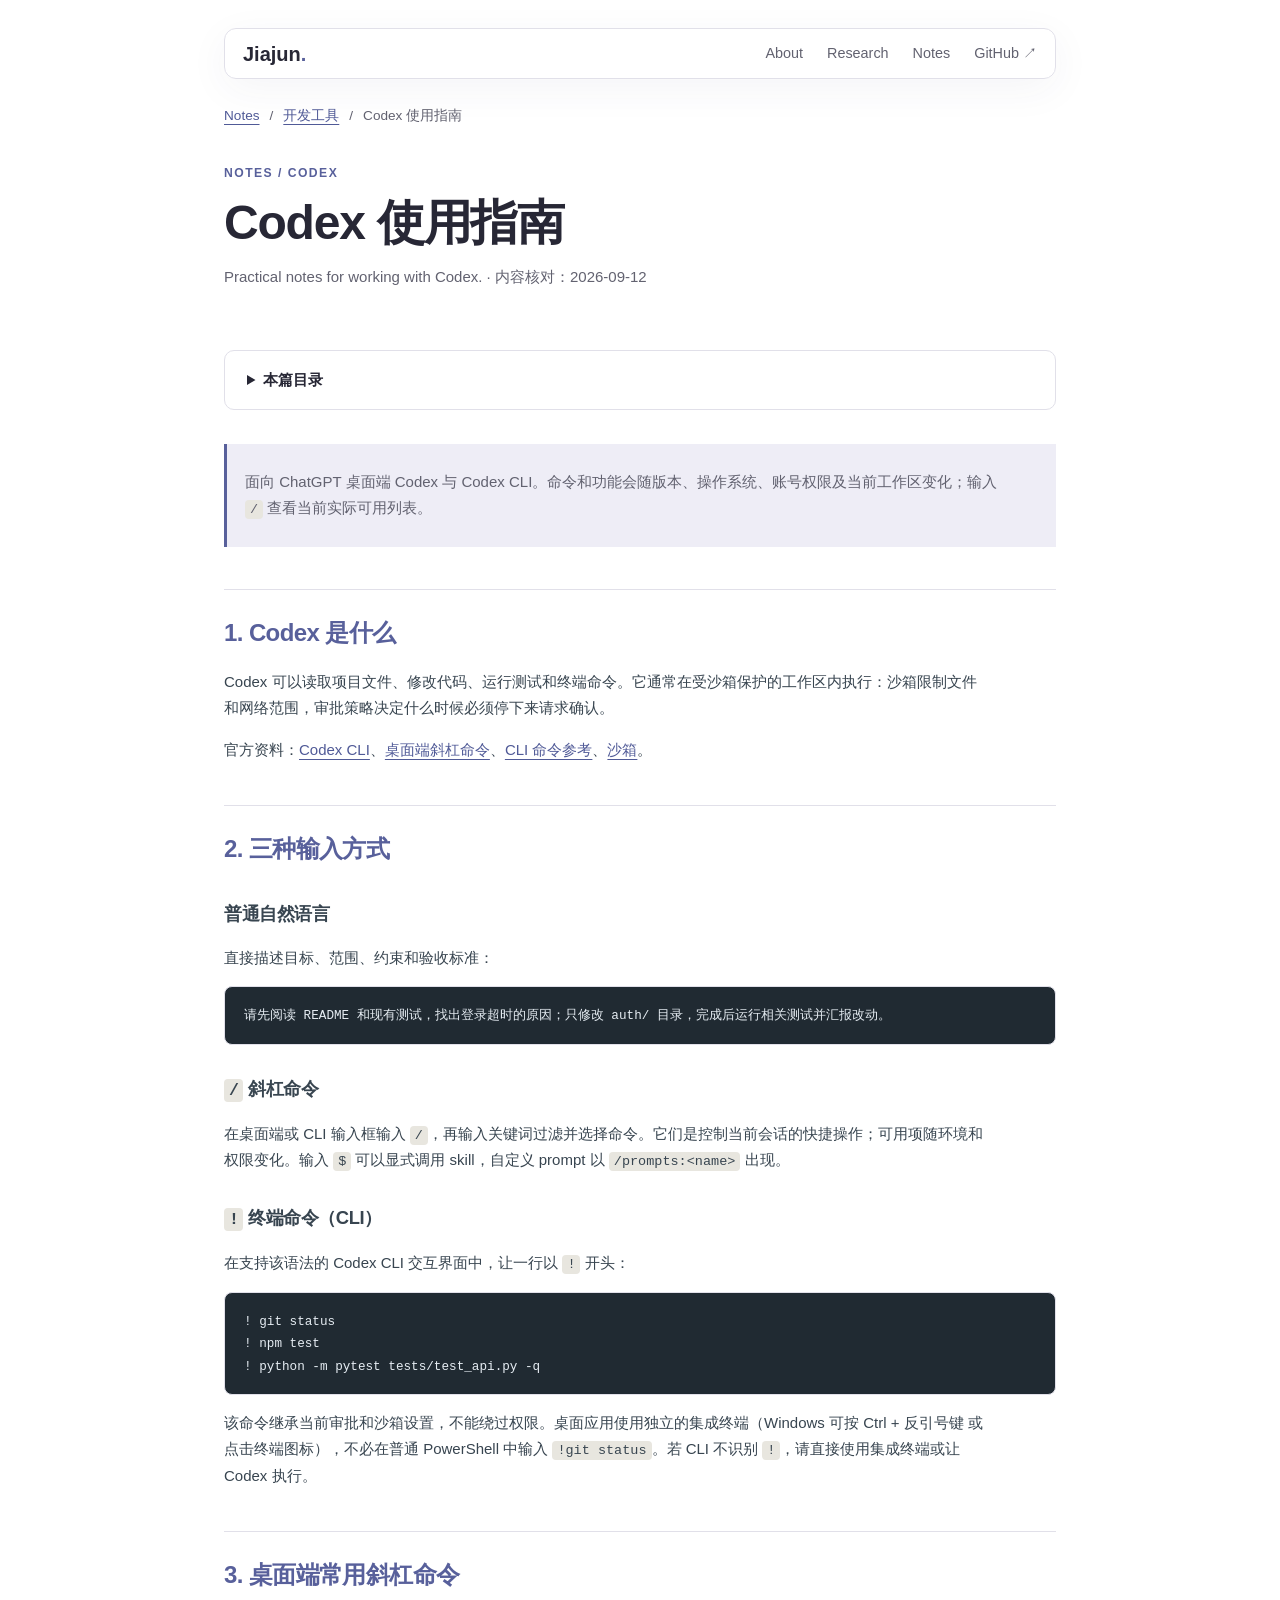
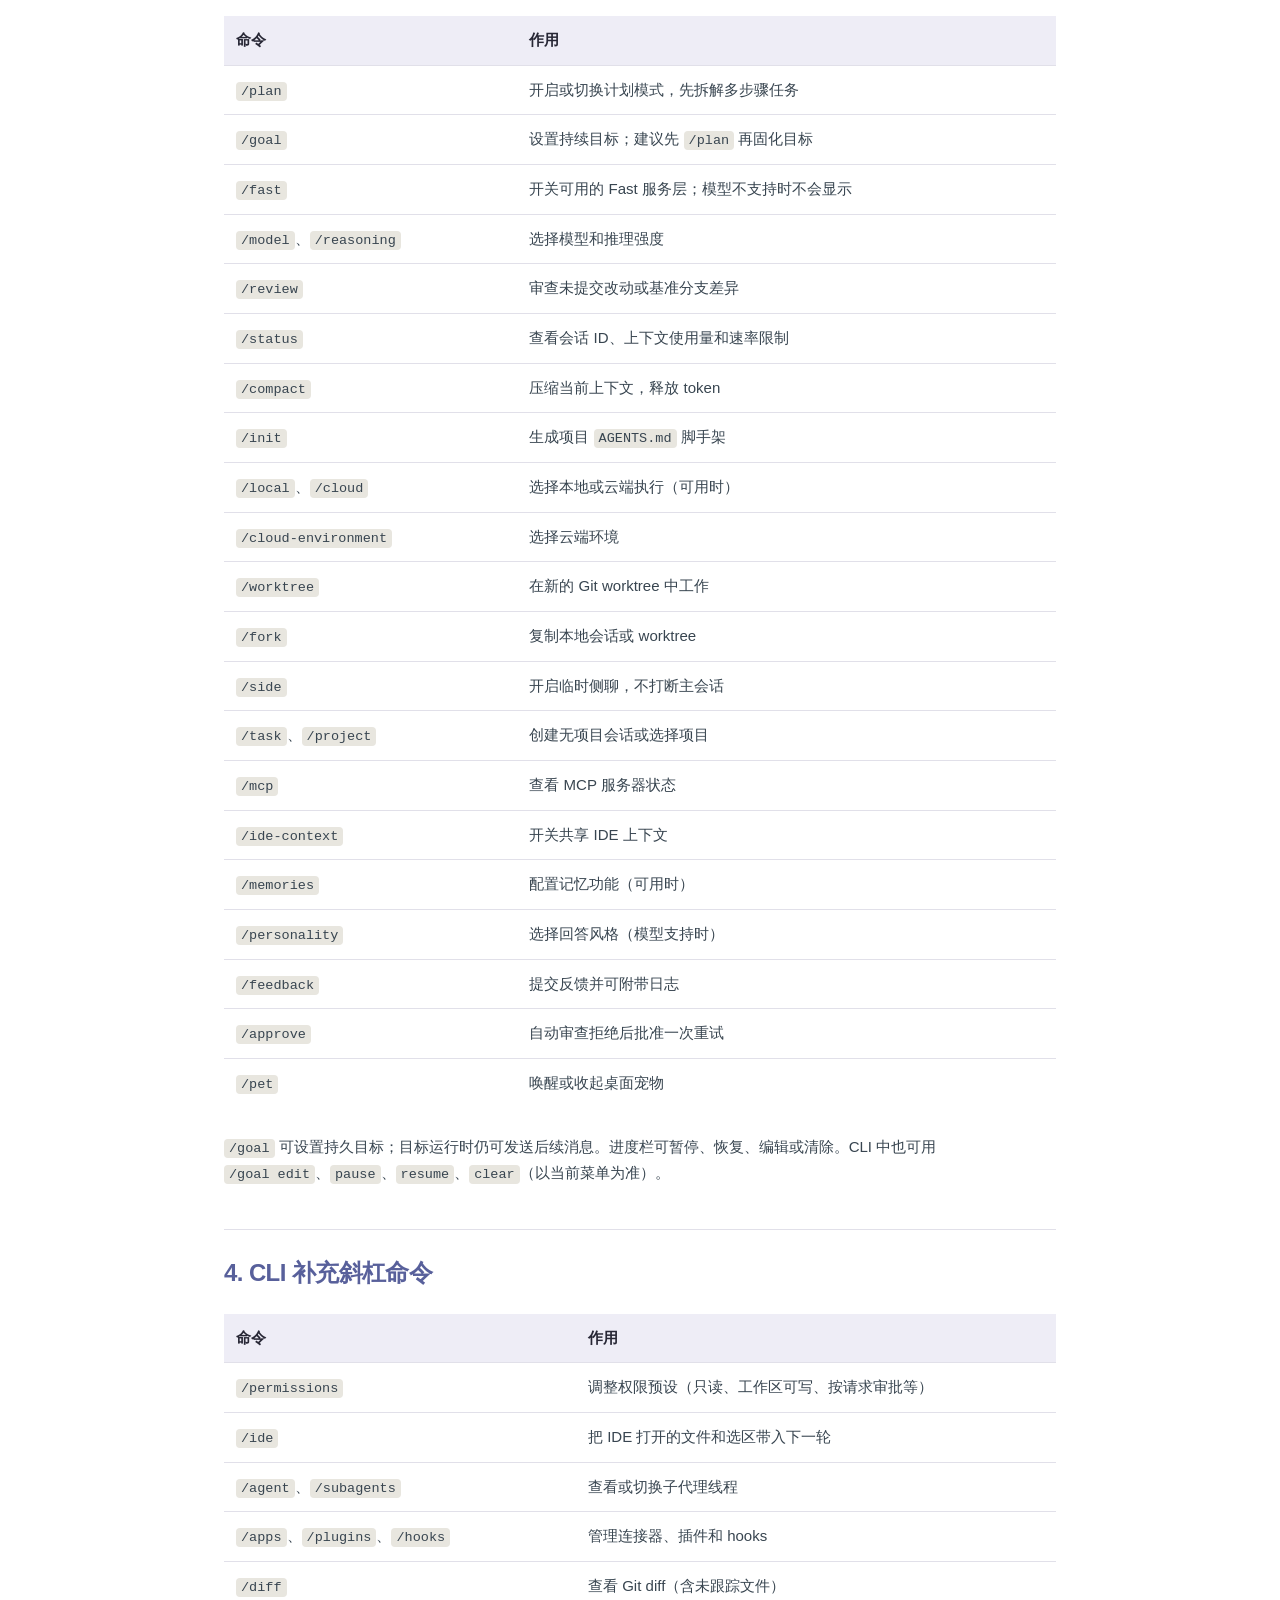
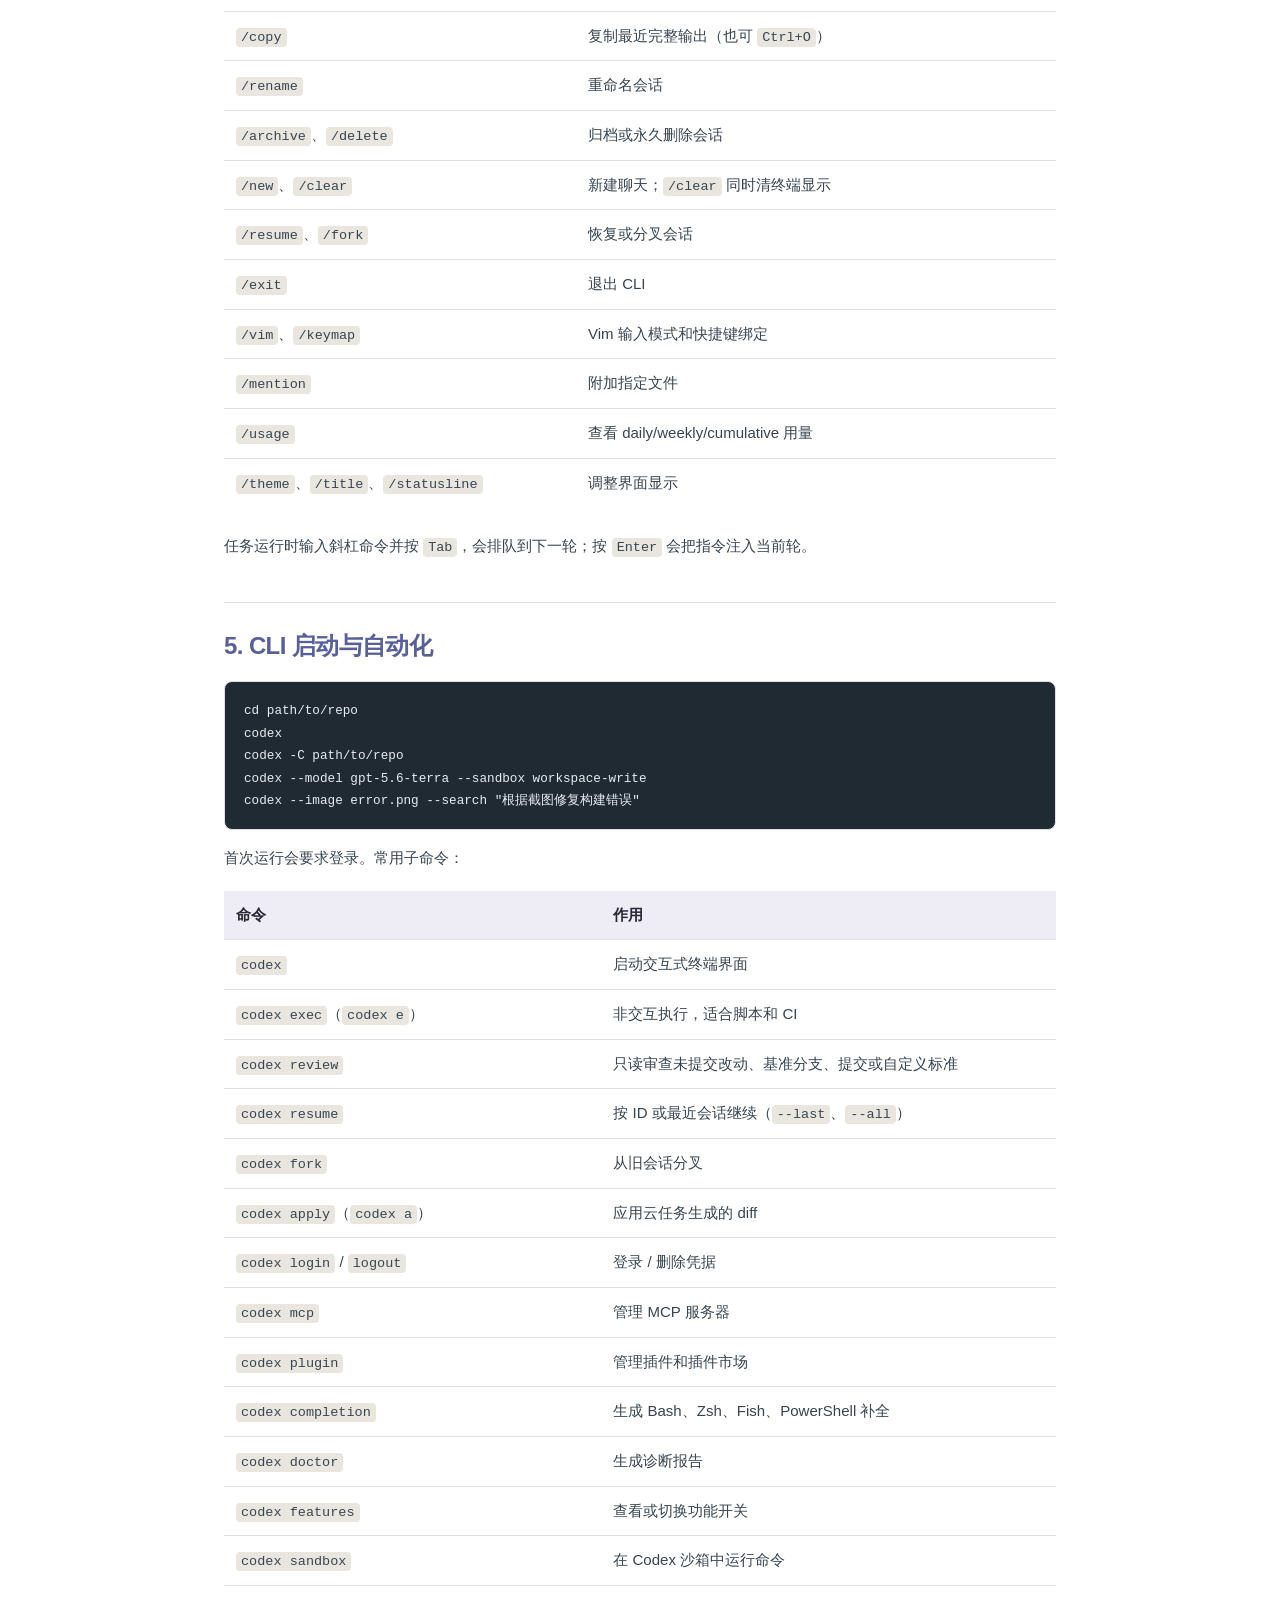
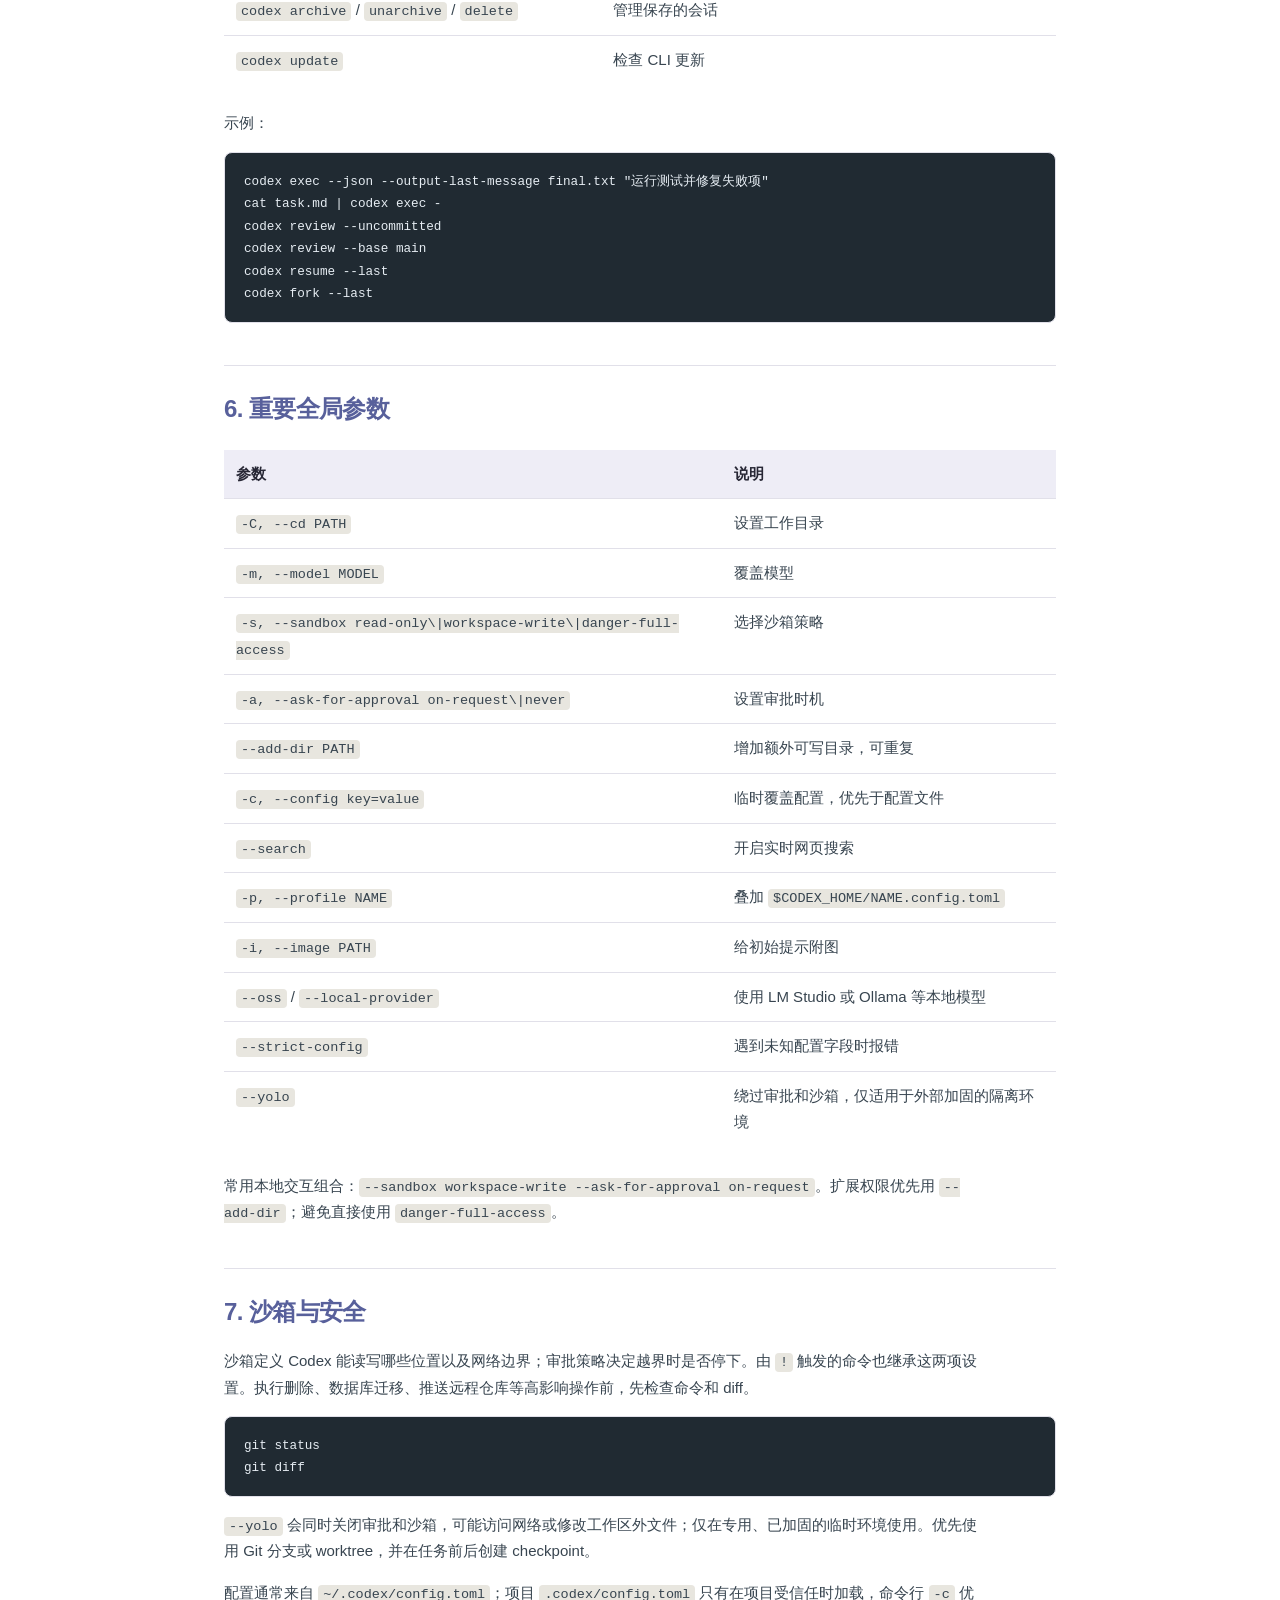
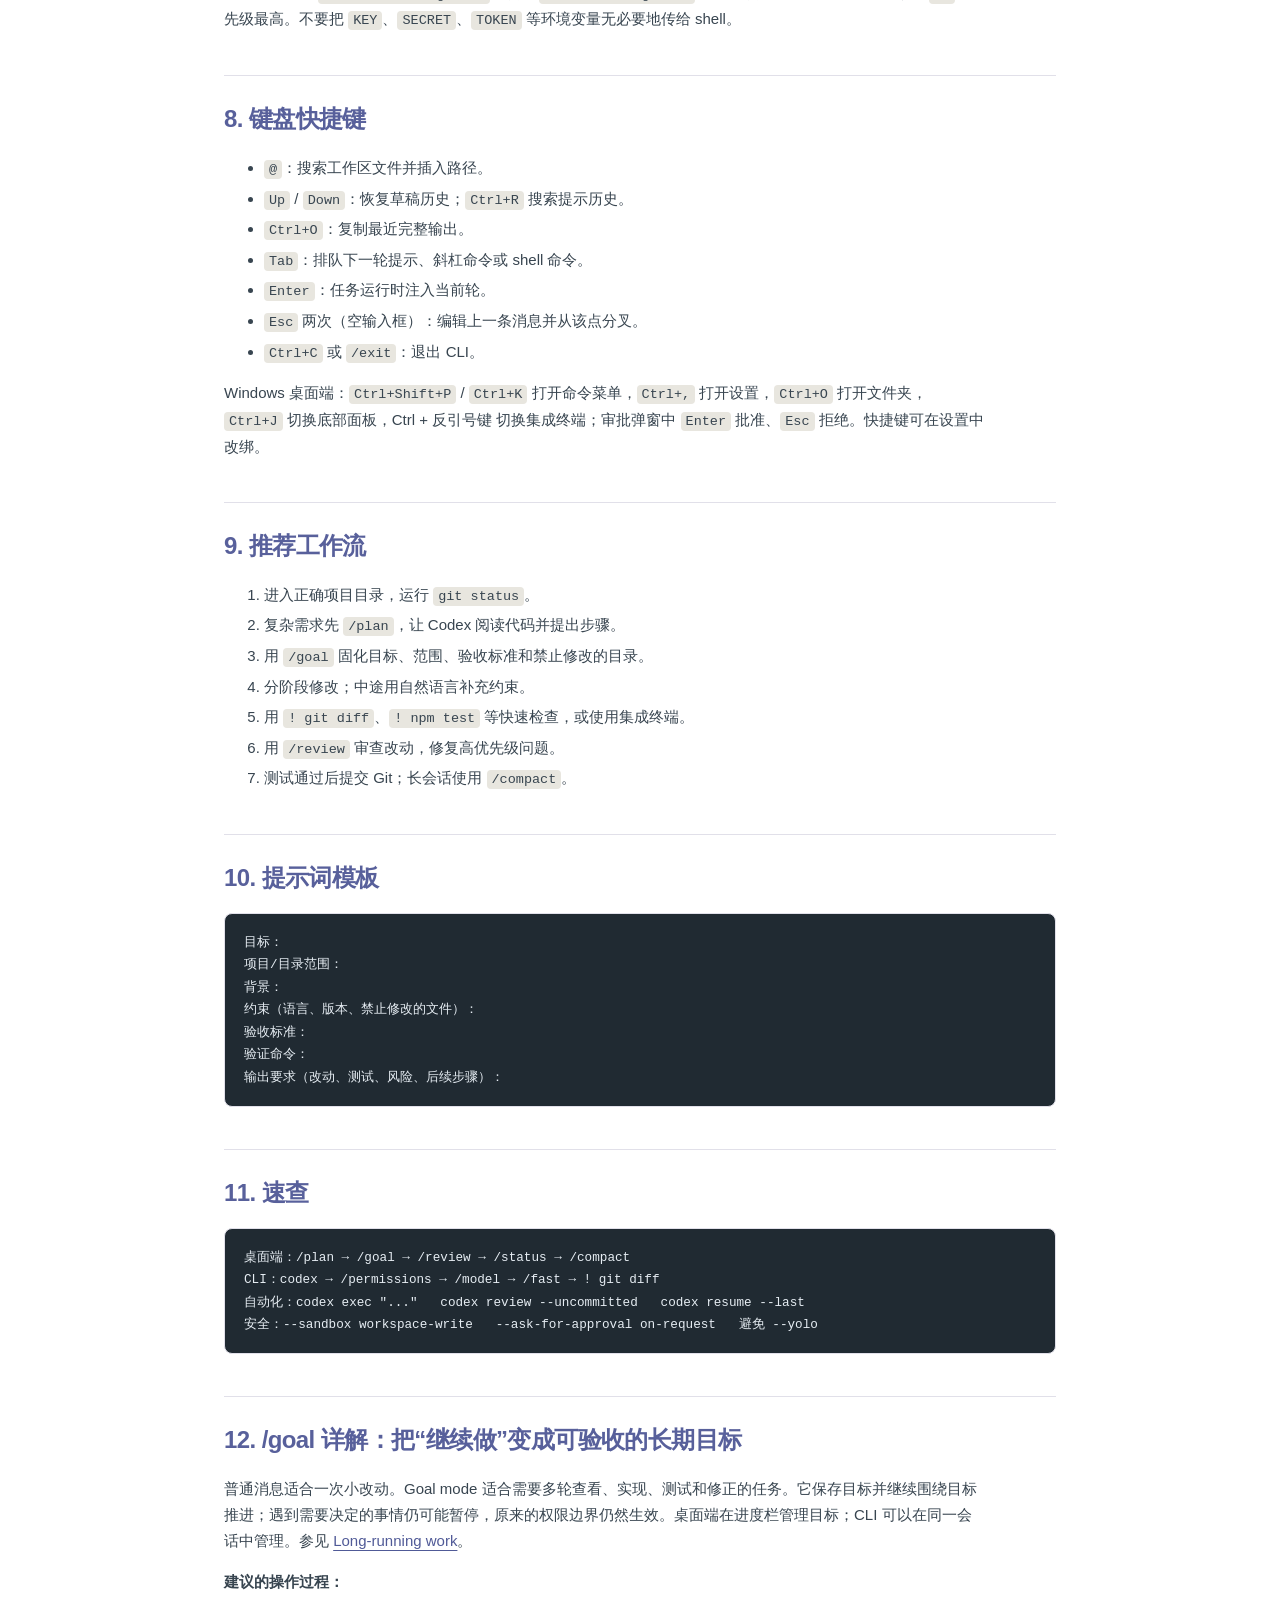
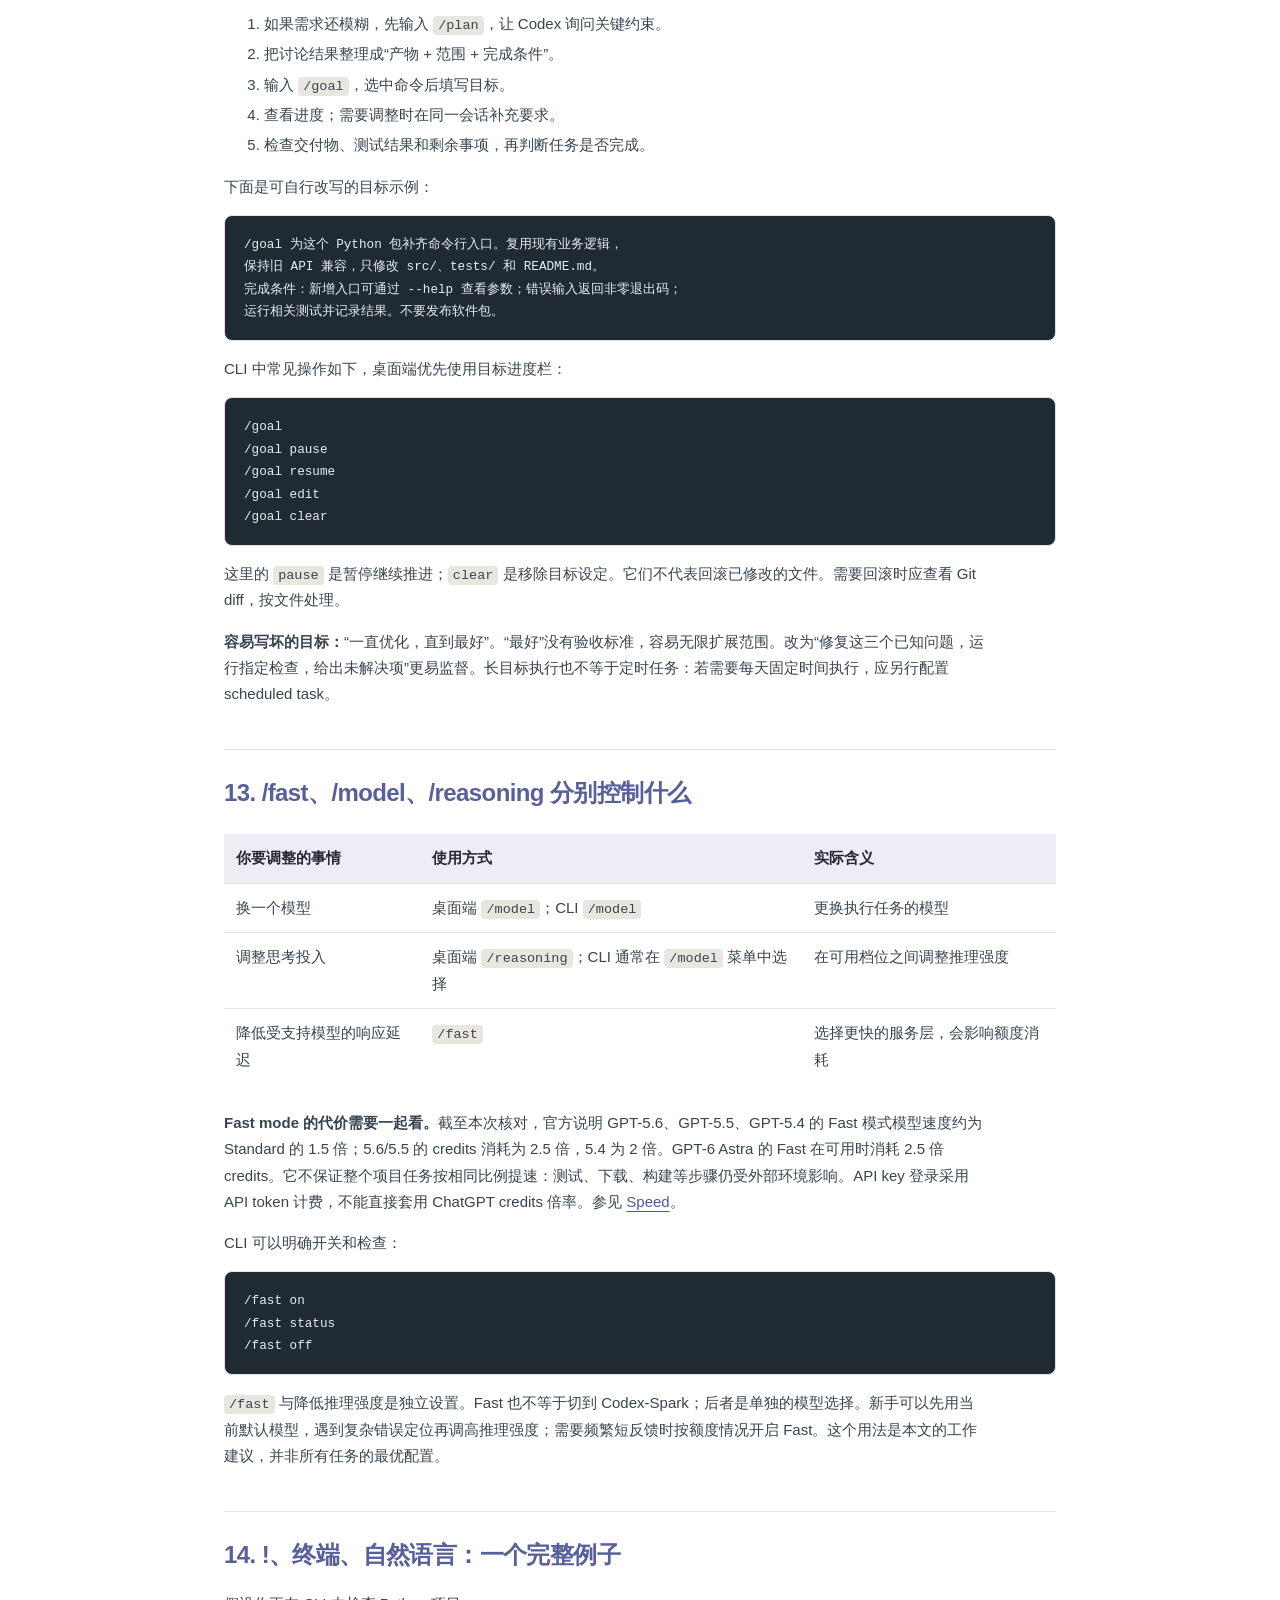
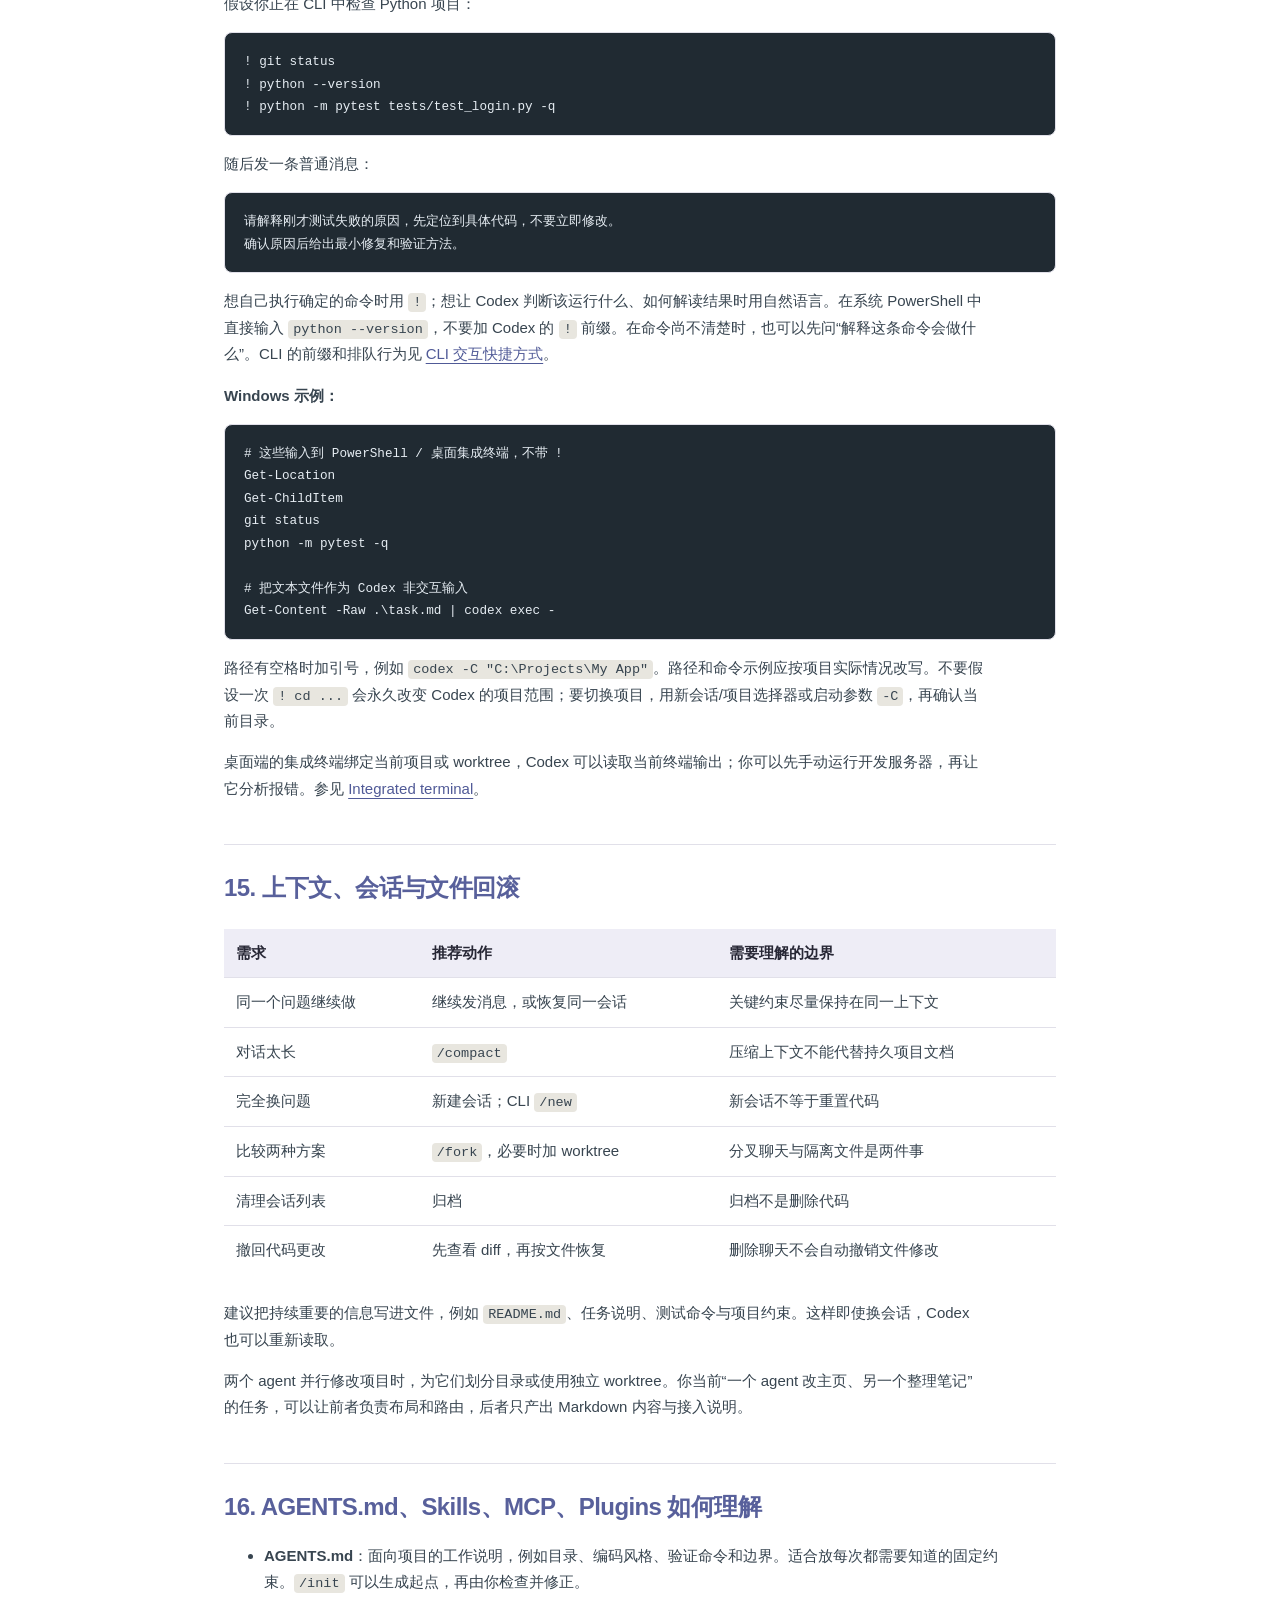
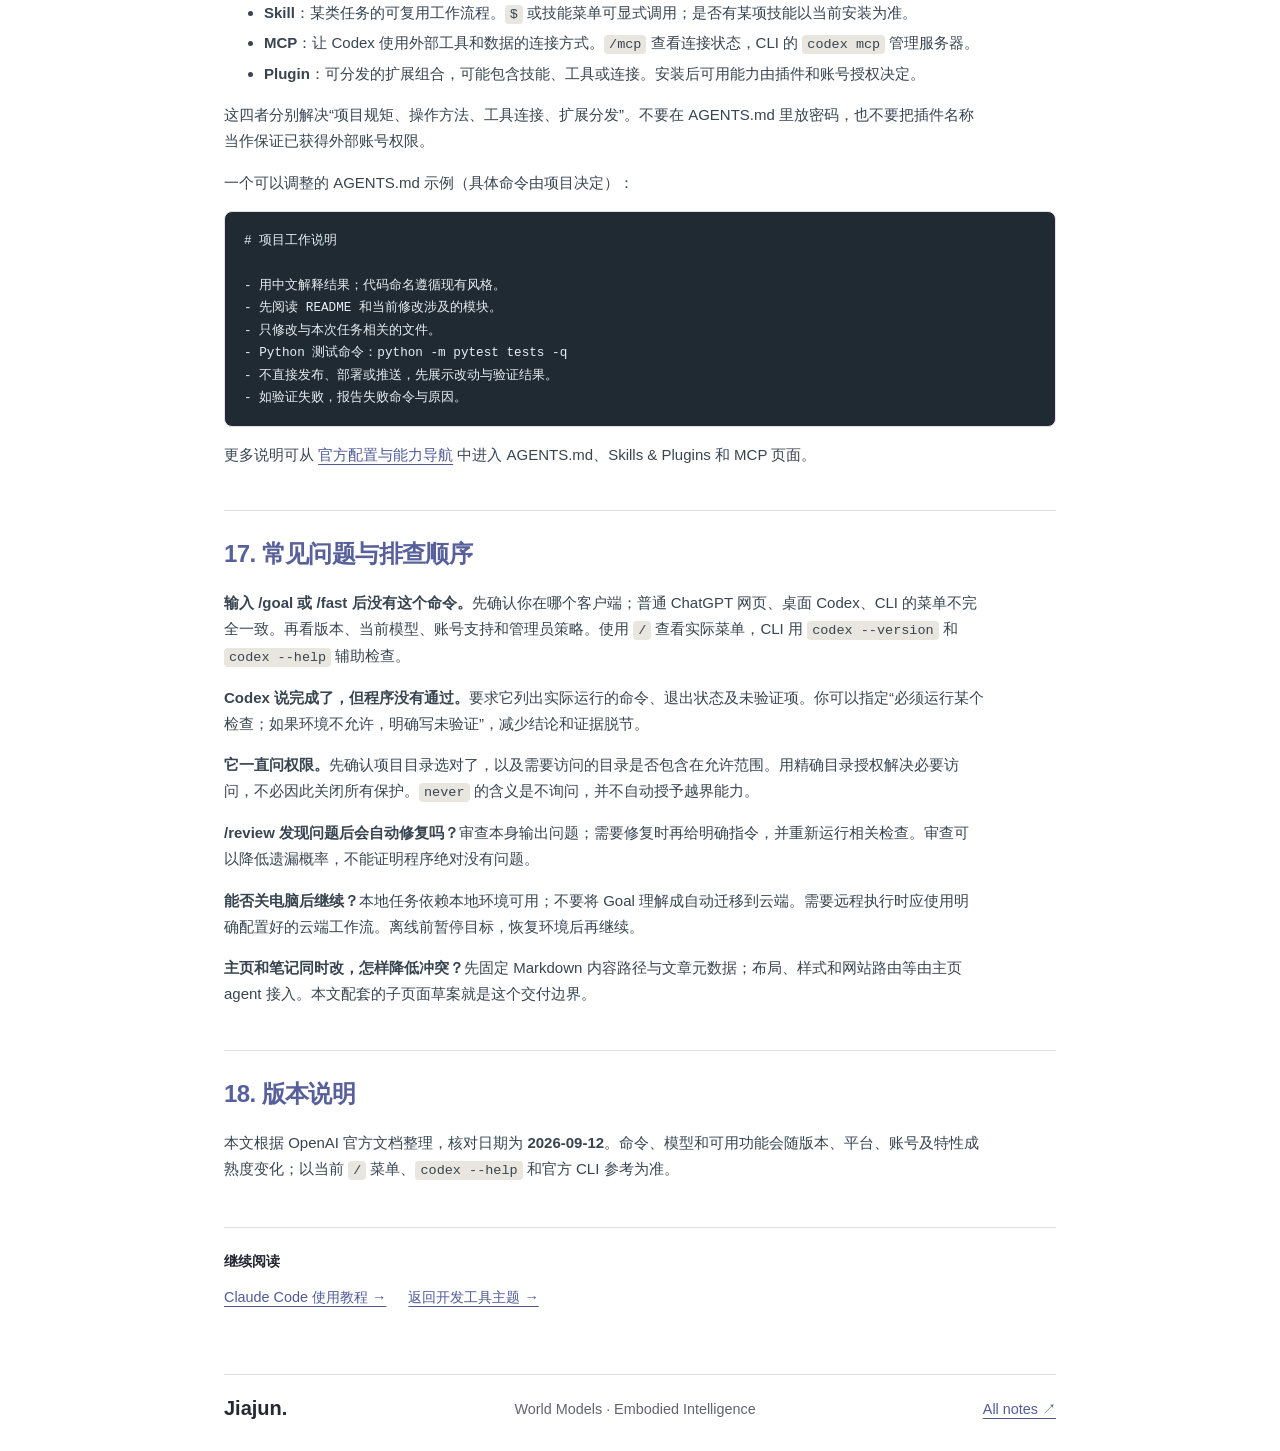
<file: notes/codex.html>
<!doctype html>
<html lang="zh-CN">
<head><meta charset="utf-8"><meta name="viewport" content="width=device-width, initial-scale=1"><meta name="description" content="Practical notes for working with Codex."><title>Codex 使用指南 | Jiajun Peng</title>
  <link rel="icon" type="image/x-icon" href="../assets/favicon.ico">
  <link rel="icon" type="image/png" sizes="32x32" href="../assets/favicon.png"><link rel="stylesheet" href="../theme.css">
  <link rel="stylesheet" href="../notes.css"></head>
<body><main>
<header class="site-header"><a class="wordmark" href="../index.html">Jiajun<span>.</span></a><nav aria-label="Primary navigation"><a href="../index.html#about">About</a><a href="../index.html#research">Research</a><a href="../notes.html">Notes</a><a href="https://github.com/KevinJustin-love" target="_blank" rel="noreferrer">GitHub ↗</a></nav></header>
<nav class="note-breadcrumb" aria-label="面包屑导航">
  <a href="../notes.html">Notes</a><span aria-hidden="true">/</span><a href="../notes.html#tools">开发工具</a><span aria-hidden="true">/</span><span aria-current="page">Codex 使用指南</span>
</nav>
<header class="note-hero"><div class="eyebrow">Notes / Codex</div><h1 id="codex-2026-09-12">Codex 使用指南</h1><p class="note-meta">Practical notes for working with Codex. · 内容核对：2026-09-12</p></header>
<details class="note-toc">
  <summary>本篇目录</summary>
  <nav aria-label="本篇目录">
    <ol>
      <li><a href="#1-codex">1. Codex 是什么</a></li>
      <li><a href="#2">2. 三种输入方式</a></li>
      <li><a href="#3">3. 桌面端常用斜杠命令</a></li>
      <li><a href="#4-cli">4. CLI 补充斜杠命令</a></li>
      <li><a href="#5-cli">5. CLI 启动与自动化</a></li>
      <li><a href="#6">6. 重要全局参数</a></li>
      <li><a href="#7">7. 沙箱与安全</a></li>
      <li><a href="#8">8. 键盘快捷键</a></li>
      <li><a href="#9">9. 推荐工作流</a></li>
      <li><a href="#10">10. 提示词模板</a></li>
      <li><a href="#11">11. 速查</a></li>
      <li><a href="#12-goal">12. /goal 详解：把“继续做”变成可验收的长期目标</a></li>
      <li><a href="#13-fastmodelreasoning">13. /fast、/model、/reasoning 分别控制什么</a></li>
      <li><a href="#14">14. !、终端、自然语言：一个完整例子</a></li>
      <li><a href="#15">15. 上下文、会话与文件回滚</a></li>
      <li><a href="#16-agentsmdskillsmcpplugins">16. AGENTS.md、Skills、MCP、Plugins 如何理解</a></li>
      <li><a href="#17">17. 常见问题与排查顺序</a></li>
      <li><a href="#18">18. 版本说明</a></li>
    </ol>
  </nav>
</details>
<article class="note-content">
<blockquote>
<p>面向 ChatGPT 桌面端 Codex 与 Codex CLI。命令和功能会随版本、操作系统、账号权限及当前工作区变化；输入 <code>/</code> 查看当前实际可用列表。</p>
</blockquote>
<h2 id="1-codex">1. Codex 是什么</h2>
<p>Codex 可以读取项目文件、修改代码、运行测试和终端命令。它通常在受沙箱保护的工作区内执行：沙箱限制文件和网络范围，审批策略决定什么时候必须停下来请求确认。</p>
<p>官方资料：<a href="https://learn.chatgpt.com/docs/codex/cli">Codex CLI</a>、<a href="https://learn.chatgpt.com/docs/reference/slash-commands">桌面端斜杠命令</a>、<a href="https://learn.chatgpt.com/docs/developer-commands?surface=cli">CLI 命令参考</a>、<a href="https://learn.chatgpt.com/docs/sandboxing">沙箱</a>。</p>
<h2 id="2">2. 三种输入方式</h2>
<h3 id="_1">普通自然语言</h3>
<p>直接描述目标、范围、约束和验收标准：</p>
<pre><code class="language-text">请先阅读 README 和现有测试，找出登录超时的原因；只修改 auth/ 目录，完成后运行相关测试并汇报改动。
</code></pre>
<h3 id="_2"><code>/</code> 斜杠命令</h3>
<p>在桌面端或 CLI 输入框输入 <code>/</code>，再输入关键词过滤并选择命令。它们是控制当前会话的快捷操作；可用项随环境和权限变化。输入 <code>$</code> 可以显式调用 skill，自定义 prompt 以 <code>/prompts:&lt;name&gt;</code> 出现。</p>
<h3 id="cli"><code>!</code> 终端命令（CLI）</h3>
<p>在支持该语法的 Codex CLI 交互界面中，让一行以 <code>!</code> 开头：</p>
<pre><code class="language-text">! git status
! npm test
! python -m pytest tests/test_api.py -q
</code></pre>
<p>该命令继承当前审批和沙箱设置，不能绕过权限。桌面应用使用独立的集成终端（Windows 可按 Ctrl + 反引号键 或点击终端图标），不必在普通 PowerShell 中输入 <code>!git status</code>。若 CLI 不识别 <code>!</code>，请直接使用集成终端或让 Codex 执行。</p>
<h2 id="3">3. 桌面端常用斜杠命令</h2>
<table>
<thead>
<tr>
<th>命令</th>
<th>作用</th>
</tr>
</thead>
<tbody>
<tr>
<td><code>/plan</code></td>
<td>开启或切换计划模式，先拆解多步骤任务</td>
</tr>
<tr>
<td><code>/goal</code></td>
<td>设置持续目标；建议先 <code>/plan</code> 再固化目标</td>
</tr>
<tr>
<td><code>/fast</code></td>
<td>开关可用的 Fast 服务层；模型不支持时不会显示</td>
</tr>
<tr>
<td><code>/model</code>、<code>/reasoning</code></td>
<td>选择模型和推理强度</td>
</tr>
<tr>
<td><code>/review</code></td>
<td>审查未提交改动或基准分支差异</td>
</tr>
<tr>
<td><code>/status</code></td>
<td>查看会话 ID、上下文使用量和速率限制</td>
</tr>
<tr>
<td><code>/compact</code></td>
<td>压缩当前上下文，释放 token</td>
</tr>
<tr>
<td><code>/init</code></td>
<td>生成项目 <code>AGENTS.md</code> 脚手架</td>
</tr>
<tr>
<td><code>/local</code>、<code>/cloud</code></td>
<td>选择本地或云端执行（可用时）</td>
</tr>
<tr>
<td><code>/cloud-environment</code></td>
<td>选择云端环境</td>
</tr>
<tr>
<td><code>/worktree</code></td>
<td>在新的 Git worktree 中工作</td>
</tr>
<tr>
<td><code>/fork</code></td>
<td>复制本地会话或 worktree</td>
</tr>
<tr>
<td><code>/side</code></td>
<td>开启临时侧聊，不打断主会话</td>
</tr>
<tr>
<td><code>/task</code>、<code>/project</code></td>
<td>创建无项目会话或选择项目</td>
</tr>
<tr>
<td><code>/mcp</code></td>
<td>查看 MCP 服务器状态</td>
</tr>
<tr>
<td><code>/ide-context</code></td>
<td>开关共享 IDE 上下文</td>
</tr>
<tr>
<td><code>/memories</code></td>
<td>配置记忆功能（可用时）</td>
</tr>
<tr>
<td><code>/personality</code></td>
<td>选择回答风格（模型支持时）</td>
</tr>
<tr>
<td><code>/feedback</code></td>
<td>提交反馈并可附带日志</td>
</tr>
<tr>
<td><code>/approve</code></td>
<td>自动审查拒绝后批准一次重试</td>
</tr>
<tr>
<td><code>/pet</code></td>
<td>唤醒或收起桌面宠物</td>
</tr>
</tbody>
</table>
<p><code>/goal</code> 可设置持久目标；目标运行时仍可发送后续消息。进度栏可暂停、恢复、编辑或清除。CLI 中也可用 <code>/goal edit</code>、<code>pause</code>、<code>resume</code>、<code>clear</code>（以当前菜单为准）。</p>
<h2 id="4-cli">4. CLI 补充斜杠命令</h2>
<table>
<thead>
<tr>
<th>命令</th>
<th>作用</th>
</tr>
</thead>
<tbody>
<tr>
<td><code>/permissions</code></td>
<td>调整权限预设（只读、工作区可写、按请求审批等）</td>
</tr>
<tr>
<td><code>/ide</code></td>
<td>把 IDE 打开的文件和选区带入下一轮</td>
</tr>
<tr>
<td><code>/agent</code>、<code>/subagents</code></td>
<td>查看或切换子代理线程</td>
</tr>
<tr>
<td><code>/apps</code>、<code>/plugins</code>、<code>/hooks</code></td>
<td>管理连接器、插件和 hooks</td>
</tr>
<tr>
<td><code>/diff</code></td>
<td>查看 Git diff（含未跟踪文件）</td>
</tr>
<tr>
<td><code>/copy</code></td>
<td>复制最近完整输出（也可 <code>Ctrl+O</code>）</td>
</tr>
<tr>
<td><code>/rename</code></td>
<td>重命名会话</td>
</tr>
<tr>
<td><code>/archive</code>、<code>/delete</code></td>
<td>归档或永久删除会话</td>
</tr>
<tr>
<td><code>/new</code>、<code>/clear</code></td>
<td>新建聊天；<code>/clear</code> 同时清终端显示</td>
</tr>
<tr>
<td><code>/resume</code>、<code>/fork</code></td>
<td>恢复或分叉会话</td>
</tr>
<tr>
<td><code>/exit</code></td>
<td>退出 CLI</td>
</tr>
<tr>
<td><code>/vim</code>、<code>/keymap</code></td>
<td>Vim 输入模式和快捷键绑定</td>
</tr>
<tr>
<td><code>/mention</code></td>
<td>附加指定文件</td>
</tr>
<tr>
<td><code>/usage</code></td>
<td>查看 daily/weekly/cumulative 用量</td>
</tr>
<tr>
<td><code>/theme</code>、<code>/title</code>、<code>/statusline</code></td>
<td>调整界面显示</td>
</tr>
</tbody>
</table>
<p>任务运行时输入斜杠命令并按 <code>Tab</code>，会排队到下一轮；按 <code>Enter</code> 会把指令注入当前轮。</p>
<h2 id="5-cli">5. CLI 启动与自动化</h2>
<pre><code class="language-bash">cd path/to/repo
codex
codex -C path/to/repo
codex --model gpt-5.6-terra --sandbox workspace-write
codex --image error.png --search &quot;根据截图修复构建错误&quot;
</code></pre>
<p>首次运行会要求登录。常用子命令：</p>
<table>
<thead>
<tr>
<th>命令</th>
<th>作用</th>
</tr>
</thead>
<tbody>
<tr>
<td><code>codex</code></td>
<td>启动交互式终端界面</td>
</tr>
<tr>
<td><code>codex exec</code>（<code>codex e</code>）</td>
<td>非交互执行，适合脚本和 CI</td>
</tr>
<tr>
<td><code>codex review</code></td>
<td>只读审查未提交改动、基准分支、提交或自定义标准</td>
</tr>
<tr>
<td><code>codex resume</code></td>
<td>按 ID 或最近会话继续（<code>--last</code>、<code>--all</code>）</td>
</tr>
<tr>
<td><code>codex fork</code></td>
<td>从旧会话分叉</td>
</tr>
<tr>
<td><code>codex apply</code>（<code>codex a</code>）</td>
<td>应用云任务生成的 diff</td>
</tr>
<tr>
<td><code>codex login</code> / <code>logout</code></td>
<td>登录 / 删除凭据</td>
</tr>
<tr>
<td><code>codex mcp</code></td>
<td>管理 MCP 服务器</td>
</tr>
<tr>
<td><code>codex plugin</code></td>
<td>管理插件和插件市场</td>
</tr>
<tr>
<td><code>codex completion</code></td>
<td>生成 Bash、Zsh、Fish、PowerShell 补全</td>
</tr>
<tr>
<td><code>codex doctor</code></td>
<td>生成诊断报告</td>
</tr>
<tr>
<td><code>codex features</code></td>
<td>查看或切换功能开关</td>
</tr>
<tr>
<td><code>codex sandbox</code></td>
<td>在 Codex 沙箱中运行命令</td>
</tr>
<tr>
<td><code>codex archive</code> / <code>unarchive</code> / <code>delete</code></td>
<td>管理保存的会话</td>
</tr>
<tr>
<td><code>codex update</code></td>
<td>检查 CLI 更新</td>
</tr>
</tbody>
</table>
<p>示例：</p>
<pre><code class="language-bash">codex exec --json --output-last-message final.txt &quot;运行测试并修复失败项&quot;
cat task.md | codex exec -
codex review --uncommitted
codex review --base main
codex resume --last
codex fork --last
</code></pre>
<h2 id="6">6. 重要全局参数</h2>
<table>
<thead>
<tr>
<th>参数</th>
<th>说明</th>
</tr>
</thead>
<tbody>
<tr>
<td><code>-C, --cd PATH</code></td>
<td>设置工作目录</td>
</tr>
<tr>
<td><code>-m, --model MODEL</code></td>
<td>覆盖模型</td>
</tr>
<tr>
<td><code>-s, --sandbox read-only\|workspace-write\|danger-full-access</code></td>
<td>选择沙箱策略</td>
</tr>
<tr>
<td><code>-a, --ask-for-approval on-request\|never</code></td>
<td>设置审批时机</td>
</tr>
<tr>
<td><code>--add-dir PATH</code></td>
<td>增加额外可写目录，可重复</td>
</tr>
<tr>
<td><code>-c, --config key=value</code></td>
<td>临时覆盖配置，优先于配置文件</td>
</tr>
<tr>
<td><code>--search</code></td>
<td>开启实时网页搜索</td>
</tr>
<tr>
<td><code>-p, --profile NAME</code></td>
<td>叠加 <code>$CODEX_HOME/NAME.config.toml</code></td>
</tr>
<tr>
<td><code>-i, --image PATH</code></td>
<td>给初始提示附图</td>
</tr>
<tr>
<td><code>--oss</code> / <code>--local-provider</code></td>
<td>使用 LM Studio 或 Ollama 等本地模型</td>
</tr>
<tr>
<td><code>--strict-config</code></td>
<td>遇到未知配置字段时报错</td>
</tr>
<tr>
<td><code>--yolo</code></td>
<td>绕过审批和沙箱，仅适用于外部加固的隔离环境</td>
</tr>
</tbody>
</table>
<p>常用本地交互组合：<code>--sandbox workspace-write --ask-for-approval on-request</code>。扩展权限优先用 <code>--add-dir</code>；避免直接使用 <code>danger-full-access</code>。</p>
<h2 id="7">7. 沙箱与安全</h2>
<p>沙箱定义 Codex 能读写哪些位置以及网络边界；审批策略决定越界时是否停下。由 <code>!</code> 触发的命令也继承这两项设置。执行删除、数据库迁移、推送远程仓库等高影响操作前，先检查命令和 diff。</p>
<pre><code class="language-bash">git status
git diff
</code></pre>
<p><code>--yolo</code> 会同时关闭审批和沙箱，可能访问网络或修改工作区外文件；仅在专用、已加固的临时环境使用。优先使用 Git 分支或 worktree，并在任务前后创建 checkpoint。</p>
<p>配置通常来自 <code>~/.codex/config.toml</code>；项目 <code>.codex/config.toml</code> 只有在项目受信任时加载，命令行 <code>-c</code> 优先级最高。不要把 <code>KEY</code>、<code>SECRET</code>、<code>TOKEN</code> 等环境变量无必要地传给 shell。</p>
<h2 id="8">8. 键盘快捷键</h2>
<ul>
<li><code>@</code>：搜索工作区文件并插入路径。</li>
<li><code>Up</code> / <code>Down</code>：恢复草稿历史；<code>Ctrl+R</code> 搜索提示历史。</li>
<li><code>Ctrl+O</code>：复制最近完整输出。</li>
<li><code>Tab</code>：排队下一轮提示、斜杠命令或 shell 命令。</li>
<li><code>Enter</code>：任务运行时注入当前轮。</li>
<li><code>Esc</code> 两次（空输入框）：编辑上一条消息并从该点分叉。</li>
<li><code>Ctrl+C</code> 或 <code>/exit</code>：退出 CLI。</li>
</ul>
<p>Windows 桌面端：<code>Ctrl+Shift+P</code> / <code>Ctrl+K</code> 打开命令菜单，<code>Ctrl+,</code> 打开设置，<code>Ctrl+O</code> 打开文件夹，<code>Ctrl+J</code> 切换底部面板，Ctrl + 反引号键 切换集成终端；审批弹窗中 <code>Enter</code> 批准、<code>Esc</code> 拒绝。快捷键可在设置中改绑。</p>
<h2 id="9">9. 推荐工作流</h2>
<ol>
<li>进入正确项目目录，运行 <code>git status</code>。</li>
<li>复杂需求先 <code>/plan</code>，让 Codex 阅读代码并提出步骤。</li>
<li>用 <code>/goal</code> 固化目标、范围、验收标准和禁止修改的目录。</li>
<li>分阶段修改；中途用自然语言补充约束。</li>
<li>用 <code>! git diff</code>、<code>! npm test</code> 等快速检查，或使用集成终端。</li>
<li>用 <code>/review</code> 审查改动，修复高优先级问题。</li>
<li>测试通过后提交 Git；长会话使用 <code>/compact</code>。</li>
</ol>
<h2 id="10">10. 提示词模板</h2>
<pre><code class="language-text">目标：
项目/目录范围：
背景：
约束（语言、版本、禁止修改的文件）：
验收标准：
验证命令：
输出要求（改动、测试、风险、后续步骤）：
</code></pre>
<h2 id="11">11. 速查</h2>
<pre><code class="language-text">桌面端：/plan → /goal → /review → /status → /compact
CLI：codex → /permissions → /model → /fast → ! git diff
自动化：codex exec &quot;...&quot;   codex review --uncommitted   codex resume --last
安全：--sandbox workspace-write   --ask-for-approval on-request   避免 --yolo
</code></pre>
<h2 id="12-goal">12. /goal 详解：把“继续做”变成可验收的长期目标</h2>
<p>普通消息适合一次小改动。Goal mode 适合需要多轮查看、实现、测试和修正的任务。它保存目标并继续围绕目标推进；遇到需要决定的事情仍可能暂停，原来的权限边界仍然生效。桌面端在进度栏管理目标；CLI 可以在同一会话中管理。参见 <a href="https://learn.chatgpt.com/docs/long-running-work">Long-running work</a>。</p>
<p><strong>建议的操作过程：</strong></p>
<ol>
<li>如果需求还模糊，先输入 <code>/plan</code>，让 Codex 询问关键约束。</li>
<li>把讨论结果整理成“产物 + 范围 + 完成条件”。</li>
<li>输入 <code>/goal</code>，选中命令后填写目标。</li>
<li>查看进度；需要调整时在同一会话补充要求。</li>
<li>检查交付物、测试结果和剩余事项，再判断任务是否完成。</li>
</ol>
<p>下面是可自行改写的目标示例：</p>
<pre><code class="language-text">/goal 为这个 Python 包补齐命令行入口。复用现有业务逻辑，
保持旧 API 兼容，只修改 src/、tests/ 和 README.md。
完成条件：新增入口可通过 --help 查看参数；错误输入返回非零退出码；
运行相关测试并记录结果。不要发布软件包。
</code></pre>
<p>CLI 中常见操作如下，桌面端优先使用目标进度栏：</p>
<pre><code class="language-text">/goal
/goal pause
/goal resume
/goal edit
/goal clear
</code></pre>
<p>这里的 <code>pause</code> 是暂停继续推进；<code>clear</code> 是移除目标设定。它们不代表回滚已修改的文件。需要回滚时应查看 Git diff，按文件处理。</p>
<p><strong>容易写坏的目标：</strong>“一直优化，直到最好”。“最好”没有验收标准，容易无限扩展范围。改为“修复这三个已知问题，运行指定检查，给出未解决项”更易监督。长目标执行也不等于定时任务：若需要每天固定时间执行，应另行配置 scheduled task。</p>
<h2 id="13-fastmodelreasoning">13. /fast、/model、/reasoning 分别控制什么</h2>
<table>
<thead>
<tr>
<th>你要调整的事情</th>
<th>使用方式</th>
<th>实际含义</th>
</tr>
</thead>
<tbody>
<tr>
<td>换一个模型</td>
<td>桌面端 <code>/model</code>；CLI <code>/model</code></td>
<td>更换执行任务的模型</td>
</tr>
<tr>
<td>调整思考投入</td>
<td>桌面端 <code>/reasoning</code>；CLI 通常在 <code>/model</code> 菜单中选择</td>
<td>在可用档位之间调整推理强度</td>
</tr>
<tr>
<td>降低受支持模型的响应延迟</td>
<td><code>/fast</code></td>
<td>选择更快的服务层，会影响额度消耗</td>
</tr>
</tbody>
</table>
<p><strong>Fast mode 的代价需要一起看。</strong>截至本次核对，官方说明 GPT-5.6、GPT-5.5、GPT-5.4 的 Fast 模式模型速度约为 Standard 的 1.5 倍；5.6/5.5 的 credits 消耗为 2.5 倍，5.4 为 2 倍。GPT-6 Astra 的 Fast 在可用时消耗 2.5 倍 credits。它不保证整个项目任务按相同比例提速：测试、下载、构建等步骤仍受外部环境影响。API key 登录采用 API token 计费，不能直接套用 ChatGPT credits 倍率。参见 <a href="https://learn.chatgpt.com/docs/agent-configuration/speed">Speed</a>。</p>
<p>CLI 可以明确开关和检查：</p>
<pre><code class="language-text">/fast on
/fast status
/fast off
</code></pre>
<p><code>/fast</code> 与降低推理强度是独立设置。Fast 也不等于切到 Codex-Spark；后者是单独的模型选择。新手可以先用当前默认模型，遇到复杂错误定位再调高推理强度；需要频繁短反馈时按额度情况开启 Fast。这个用法是本文的工作建议，并非所有任务的最优配置。</p>
<h2 id="14">14. !、终端、自然语言：一个完整例子</h2>
<p>假设你正在 CLI 中检查 Python 项目：</p>
<pre><code class="language-text">! git status
! python --version
! python -m pytest tests/test_login.py -q
</code></pre>
<p>随后发一条普通消息：</p>
<pre><code class="language-text">请解释刚才测试失败的原因，先定位到具体代码，不要立即修改。
确认原因后给出最小修复和验证方法。
</code></pre>
<p>想自己执行确定的命令时用 <code>!</code>；想让 Codex 判断该运行什么、如何解读结果时用自然语言。在系统 PowerShell 中直接输入 <code>python --version</code>，不要加 Codex 的 <code>!</code> 前缀。在命令尚不清楚时，也可以先问“解释这条命令会做什么”。CLI 的前缀和排队行为见 <a href="https://learn.chatgpt.com/docs/developer-commands?surface=cli#interactive-shortcuts">CLI 交互快捷方式</a>。</p>
<p><strong>Windows 示例：</strong></p>
<pre><code class="language-powershell"># 这些输入到 PowerShell / 桌面集成终端，不带 !
Get-Location
Get-ChildItem
git status
python -m pytest -q

# 把文本文件作为 Codex 非交互输入
Get-Content -Raw .\task.md | codex exec -
</code></pre>
<p>路径有空格时加引号，例如 <code>codex -C "C:\Projects\My App"</code>。路径和命令示例应按项目实际情况改写。不要假设一次 <code>! cd ...</code> 会永久改变 Codex 的项目范围；要切换项目，用新会话/项目选择器或启动参数 <code>-C</code>，再确认当前目录。</p>
<p>桌面端的集成终端绑定当前项目或 worktree，Codex 可以读取当前终端输出；你可以先手动运行开发服务器，再让它分析报错。参见 <a href="https://learn.chatgpt.com/docs/integrated-terminal">Integrated terminal</a>。</p>
<h2 id="15">15. 上下文、会话与文件回滚</h2>
<table>
<thead>
<tr>
<th>需求</th>
<th>推荐动作</th>
<th>需要理解的边界</th>
</tr>
</thead>
<tbody>
<tr>
<td>同一个问题继续做</td>
<td>继续发消息，或恢复同一会话</td>
<td>关键约束尽量保持在同一上下文</td>
</tr>
<tr>
<td>对话太长</td>
<td><code>/compact</code></td>
<td>压缩上下文不能代替持久项目文档</td>
</tr>
<tr>
<td>完全换问题</td>
<td>新建会话；CLI <code>/new</code></td>
<td>新会话不等于重置代码</td>
</tr>
<tr>
<td>比较两种方案</td>
<td><code>/fork</code>，必要时加 worktree</td>
<td>分叉聊天与隔离文件是两件事</td>
</tr>
<tr>
<td>清理会话列表</td>
<td>归档</td>
<td>归档不是删除代码</td>
</tr>
<tr>
<td>撤回代码更改</td>
<td>先查看 diff，再按文件恢复</td>
<td>删除聊天不会自动撤销文件修改</td>
</tr>
</tbody>
</table>
<p>建议把持续重要的信息写进文件，例如 <code>README.md</code>、任务说明、测试命令与项目约束。这样即使换会话，Codex 也可以重新读取。</p>
<p>两个 agent 并行修改项目时，为它们划分目录或使用独立 worktree。你当前“一个 agent 改主页、另一个整理笔记”的任务，可以让前者负责布局和路由，后者只产出 Markdown 内容与接入说明。</p>
<h2 id="16-agentsmdskillsmcpplugins">16. AGENTS.md、Skills、MCP、Plugins 如何理解</h2>
<ul>
<li><strong>AGENTS.md</strong>：面向项目的工作说明，例如目录、编码风格、验证命令和边界。适合放每次都需要知道的固定约束。<code>/init</code> 可以生成起点，再由你检查并修正。</li>
<li><strong>Skill</strong>：某类任务的可复用工作流程。<code>$</code> 或技能菜单可显式调用；是否有某项技能以当前安装为准。</li>
<li><strong>MCP</strong>：让 Codex 使用外部工具和数据的连接方式。<code>/mcp</code> 查看连接状态，CLI 的 <code>codex mcp</code> 管理服务器。</li>
<li><strong>Plugin</strong>：可分发的扩展组合，可能包含技能、工具或连接。安装后可用能力由插件和账号授权决定。</li>
</ul>
<p>这四者分别解决“项目规矩、操作方法、工具连接、扩展分发”。不要在 AGENTS.md 里放密码，也不要把插件名称当作保证已获得外部账号权限。</p>
<p>一个可以调整的 AGENTS.md 示例（具体命令由项目决定）：</p>
<pre><code class="language-markdown"># 项目工作说明

- 用中文解释结果；代码命名遵循现有风格。
- 先阅读 README 和当前修改涉及的模块。
- 只修改与本次任务相关的文件。
- Python 测试命令：python -m pytest tests -q
- 不直接发布、部署或推送，先展示改动与验证结果。
- 如验证失败，报告失败命令与原因。
</code></pre>
<p>更多说明可从 <a href="https://learn.chatgpt.com/docs/codex/cli">官方配置与能力导航</a> 中进入 AGENTS.md、Skills &amp; Plugins 和 MCP 页面。</p>
<h2 id="17">17. 常见问题与排查顺序</h2>
<p><strong>输入 /goal 或 /fast 后没有这个命令。</strong>先确认你在哪个客户端；普通 ChatGPT 网页、桌面 Codex、CLI 的菜单不完全一致。再看版本、当前模型、账号支持和管理员策略。使用 <code>/</code> 查看实际菜单，CLI 用 <code>codex --version</code> 和 <code>codex --help</code> 辅助检查。</p>
<p><strong>Codex 说完成了，但程序没有通过。</strong>要求它列出实际运行的命令、退出状态及未验证项。你可以指定“必须运行某个检查；如果环境不允许，明确写未验证”，减少结论和证据脱节。</p>
<p><strong>它一直问权限。</strong>先确认项目目录选对了，以及需要访问的目录是否包含在允许范围。用精确目录授权解决必要访问，不必因此关闭所有保护。<code>never</code> 的含义是不询问，并不自动授予越界能力。</p>
<p><strong>/review 发现问题后会自动修复吗？</strong>审查本身输出问题；需要修复时再给明确指令，并重新运行相关检查。审查可以降低遗漏概率，不能证明程序绝对没有问题。</p>
<p><strong>能否关电脑后继续？</strong>本地任务依赖本地环境可用；不要将 Goal 理解成自动迁移到云端。需要远程执行时应使用明确配置好的云端工作流。离线前暂停目标，恢复环境后再继续。</p>
<p><strong>主页和笔记同时改，怎样降低冲突？</strong>先固定 Markdown 内容路径与文章元数据；布局、样式和网站路由等由主页 agent 接入。本文配套的子页面草案就是这个交付边界。</p>
<h2 id="18">18. 版本说明</h2>
<p>本文根据 OpenAI 官方文档整理，核对日期为 <strong>2026-09-12</strong>。命令、模型和可用功能会随版本、平台、账号及特性成熟度变化；以当前 <code>/</code> 菜单、<code>codex --help</code> 和官方 CLI 参考为准。</p></article>
<nav class="related-notes" aria-label="相关笔记">
  <p>继续阅读</p>
  <ul>
    <li><a href="claude-code.html">Claude Code 使用教程 →</a></li>
    <li><a href="../notes.html#tools">返回开发工具主题 →</a></li>
  </ul>
</nav>
<footer><a class="footer-wordmark" href="../index.html">Jiajun<span>.</span></a><span>World Models · Embodied Intelligence</span><a href="../notes.html">All notes ↗</a></footer>
</main></body></html>
</file>
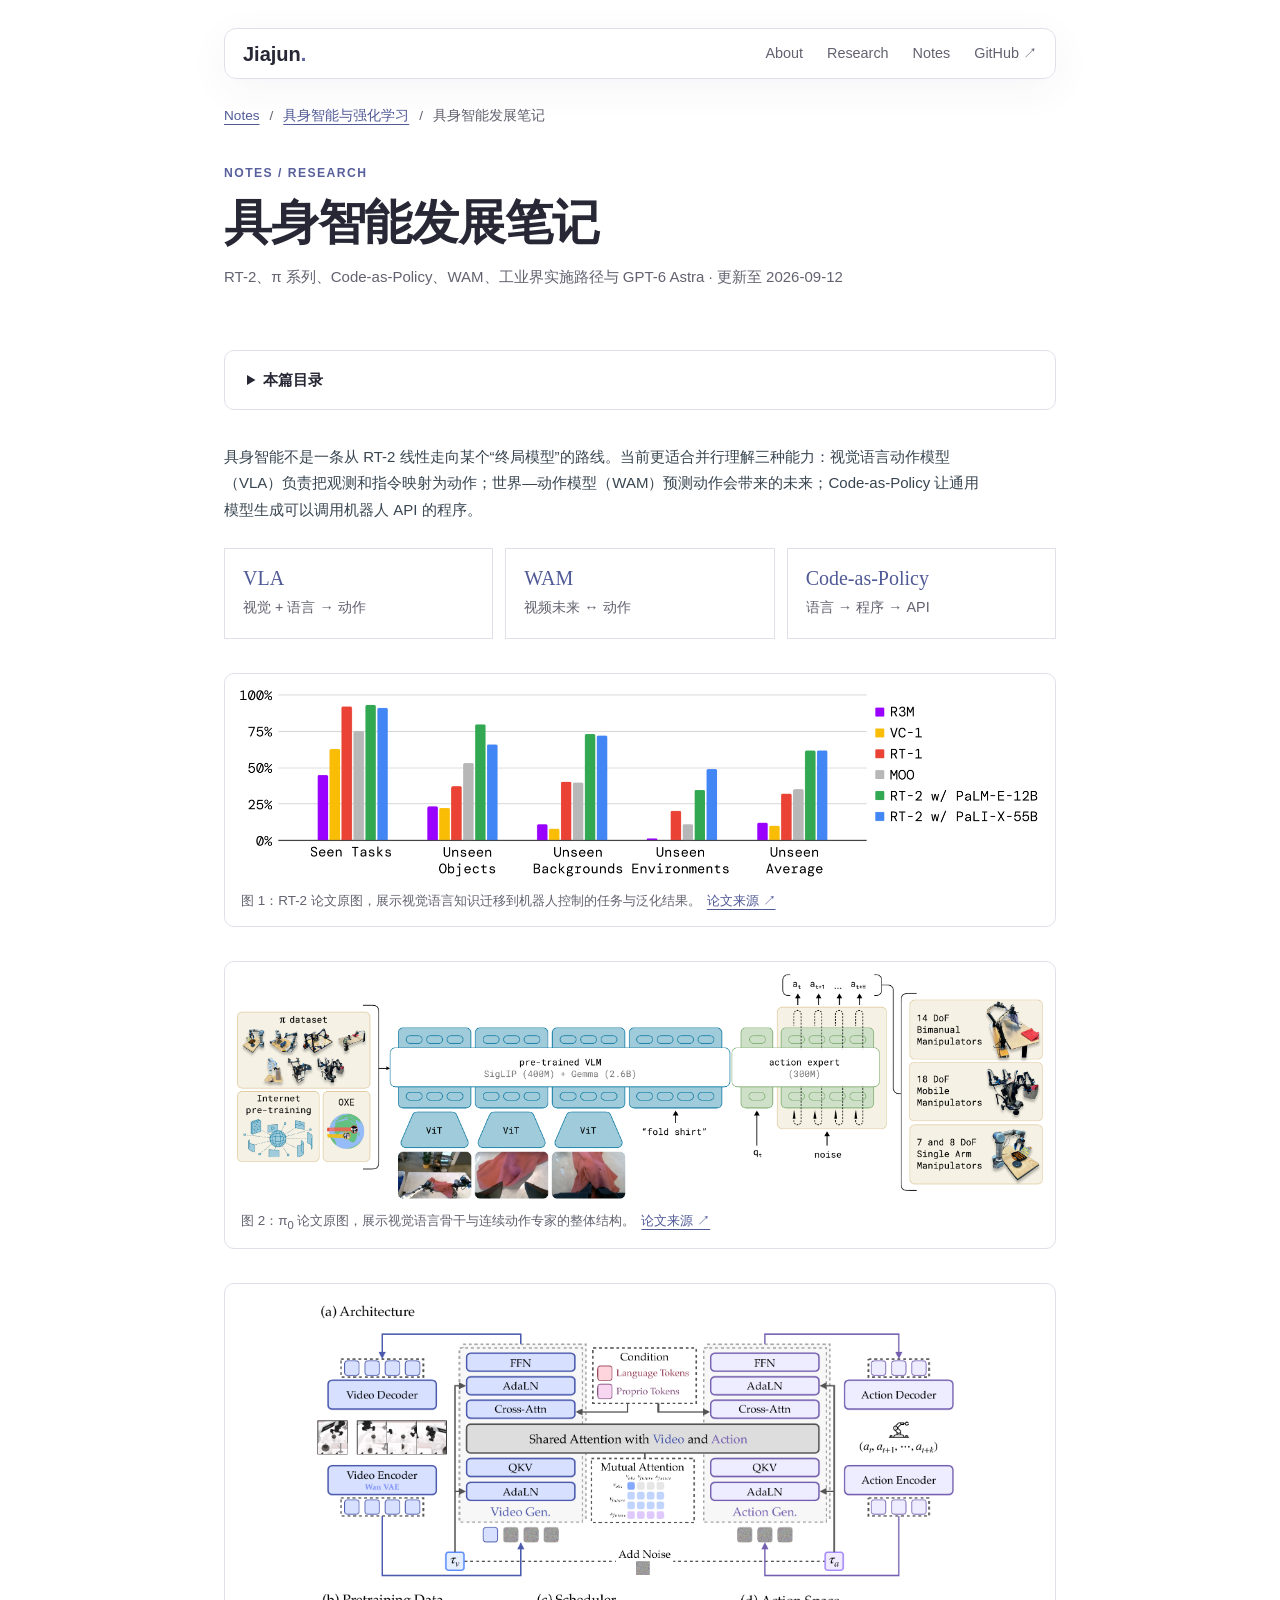
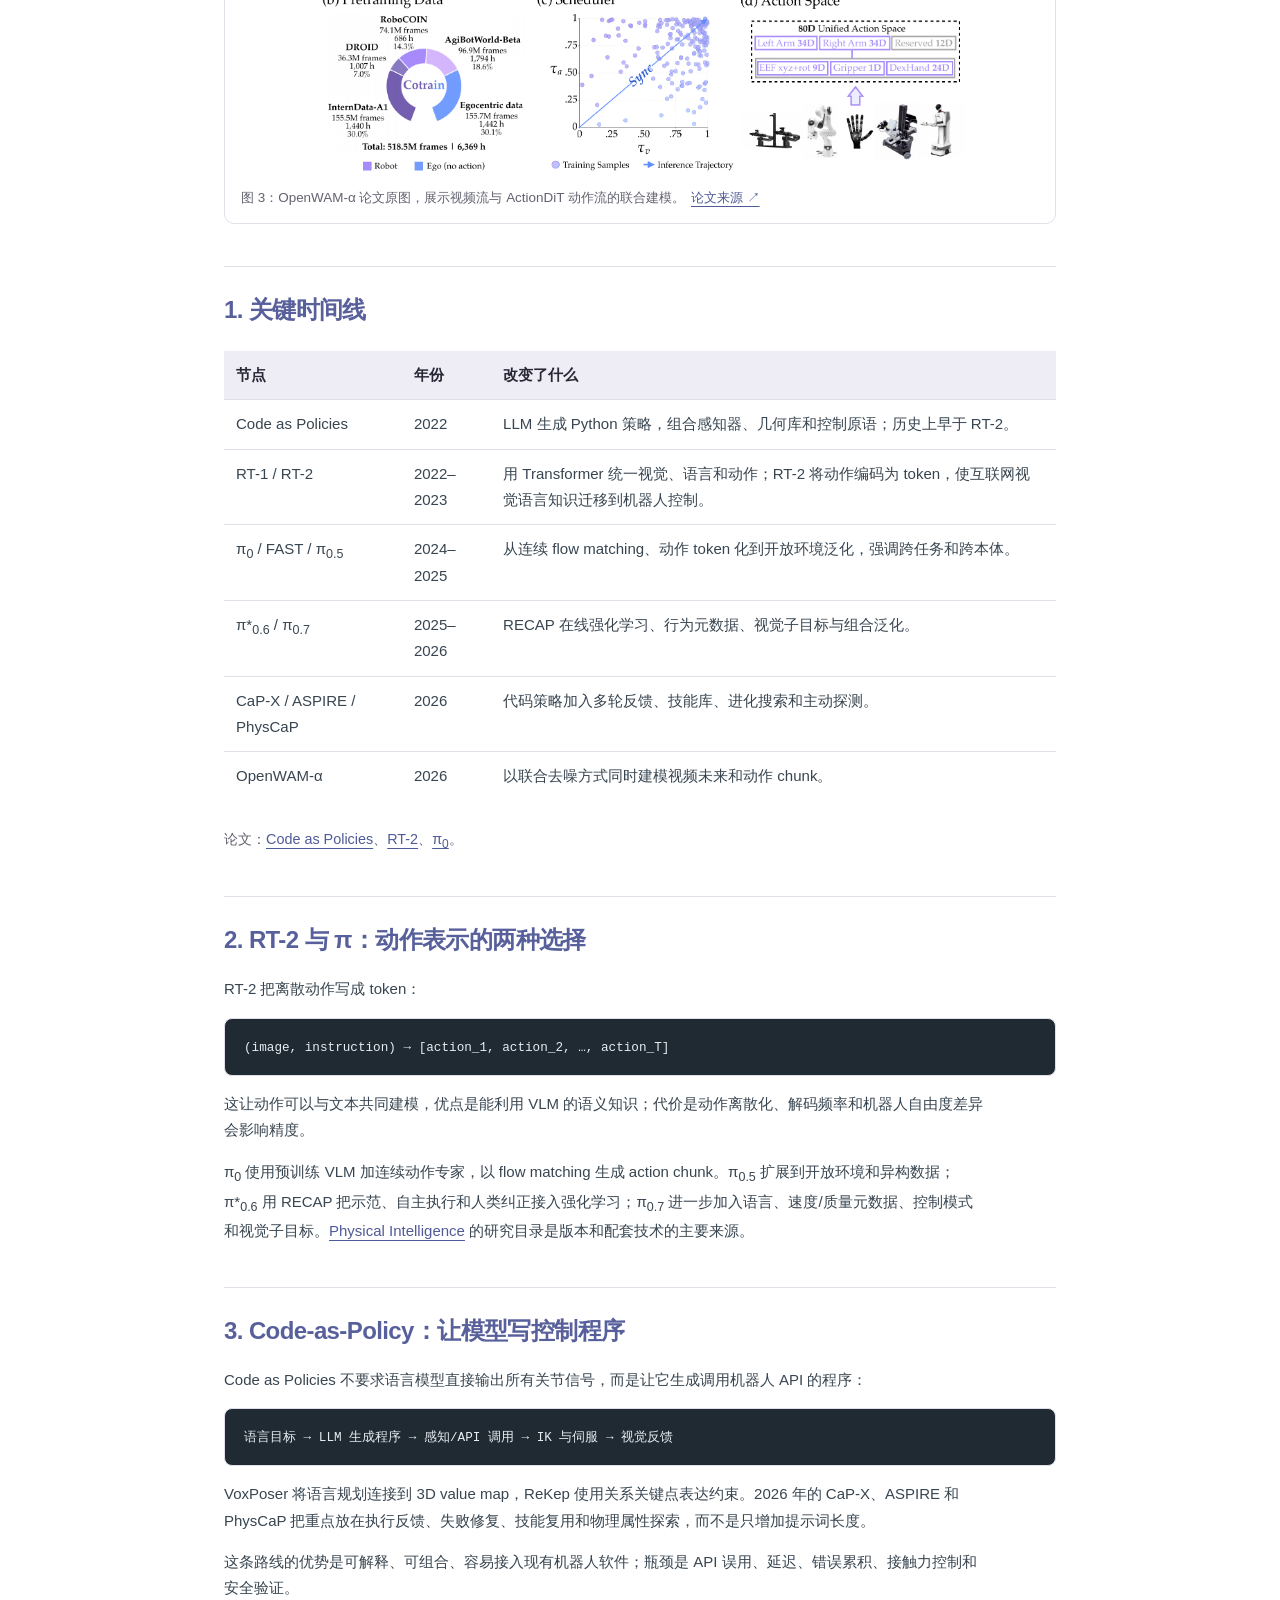
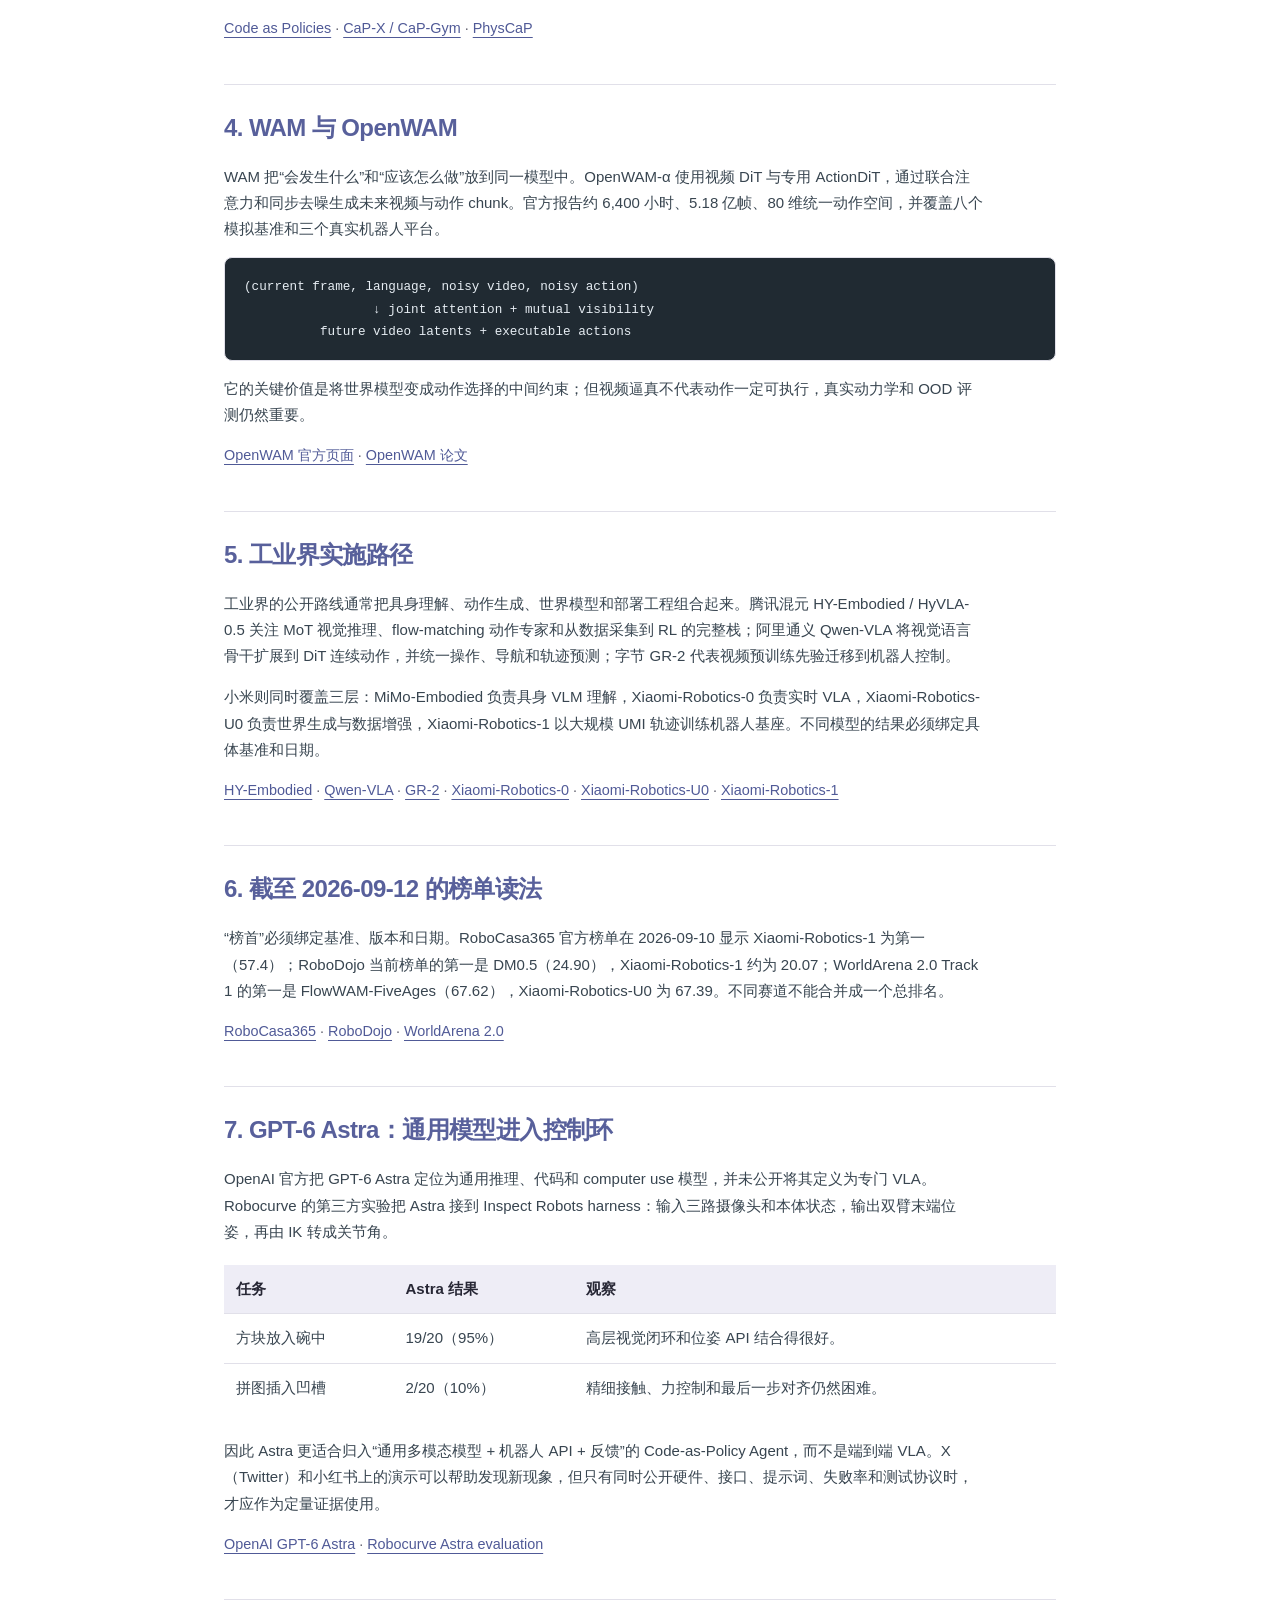
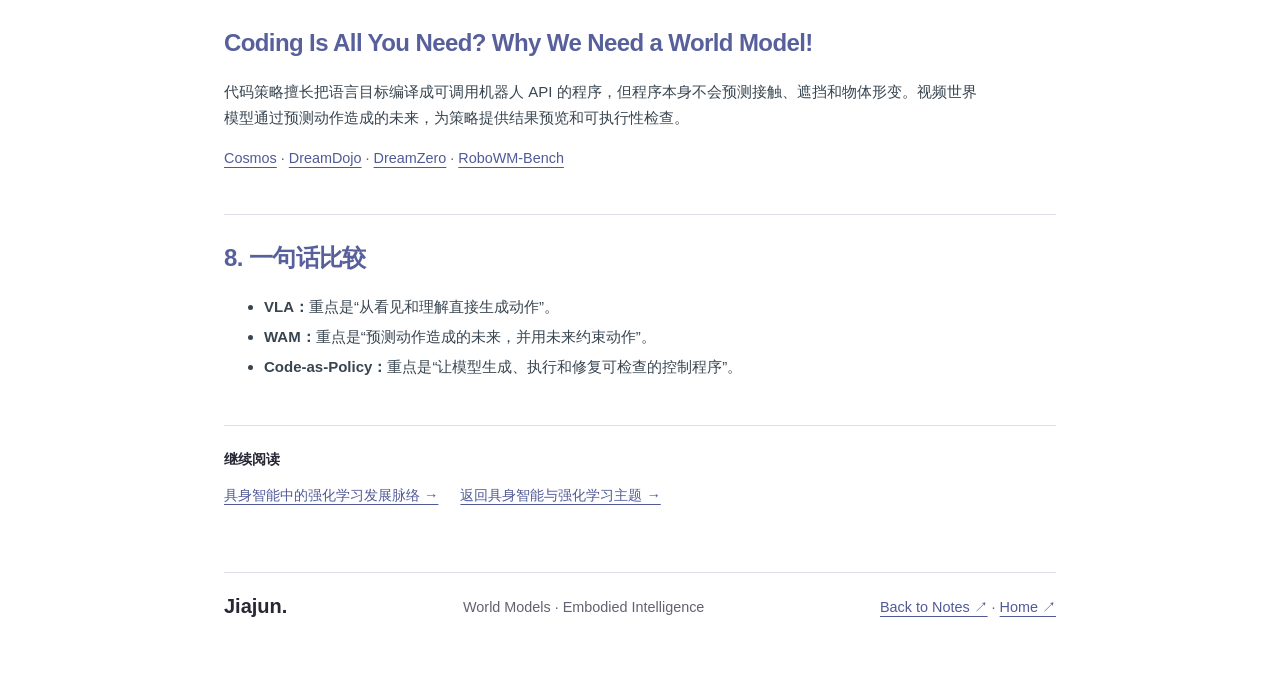
<file: notes/embodied-intelligence.html>
<!doctype html>
<html lang="zh-CN">
<head>
  <meta charset="utf-8">
  <meta name="viewport" content="width=device-width, initial-scale=1">
  <meta name="description" content="具身智能从 RT-2、π 系列到 Code-as-Policy、WAM 与 GPT-6 Astra 的发展笔记。">
  <title>具身智能发展笔记 | Jiajun Peng</title>
  <link rel="icon" type="image/x-icon" href="../assets/favicon.ico">
  <link rel="icon" type="image/png" sizes="32x32" href="../assets/favicon.png">
  <link rel="stylesheet" href="../theme.css">
  <link rel="stylesheet" href="../notes.css">
</head>
<body><main>
  <header class="site-header"><a class="wordmark" href="../index.html">Jiajun<span>.</span></a><nav aria-label="Primary navigation"><a href="../index.html#about">About</a><a href="../index.html#research">Research</a><a href="../notes.html">Notes</a><a href="https://github.com/KevinJustin-love" target="_blank" rel="noreferrer">GitHub ↗</a></nav></header>
<nav class="note-breadcrumb" aria-label="面包屑导航">
  <a href="../notes.html">Notes</a><span aria-hidden="true">/</span><a href="../notes.html#embodied">具身智能与强化学习</a><span aria-hidden="true">/</span><span aria-current="page">具身智能发展笔记</span>
</nav>
  <header class="note-hero"><div class="eyebrow">Notes / Research</div><h1>具身智能发展笔记</h1><p class="note-meta">RT-2、π 系列、Code-as-Policy、WAM、工业界实施路径与 GPT-6 Astra · 更新至 2026-09-12</p></header>
  <details class="note-toc">
  <summary>本篇目录</summary>
  <nav aria-label="本篇目录">
    <ol>
      <li><a href="#section-01">1. 关键时间线</a></li>
      <li><a href="#section-02">2. RT-2 与 π：动作表示的两种选择</a></li>
      <li><a href="#section-03">3. Code-as-Policy：让模型写控制程序</a></li>
      <li><a href="#section-04">4. WAM 与 OpenWAM</a></li>
      <li><a href="#section-05">5. 工业界实施路径</a></li>
      <li><a href="#section-06">6. 截至 2026-09-12 的榜单读法</a></li>
      <li><a href="#section-07">7. GPT-6 Astra：通用模型进入控制环</a></li>
      <li><a href="#section-08">Coding Is All You Need? Why We Need a World Model!</a></li>
      <li><a href="#section-09">8. 一句话比较</a></li>
    </ol>
  </nav>
</details>
<article class="note-content">
    <p>具身智能不是一条从 RT-2 线性走向某个“终局模型”的路线。当前更适合并行理解三种能力：视觉语言动作模型（VLA）负责把观测和指令映射为动作；世界—动作模型（WAM）预测动作会带来的未来；Code-as-Policy 让通用模型生成可以调用机器人 API 的程序。</p>
    <div class="note-diagram" role="img" aria-label="三条具身智能路线的关系"><div><strong>VLA</strong><span>视觉 + 语言 → 动作</span></div><div><strong>WAM</strong><span>视频未来 ↔ 动作</span></div><div><strong>Code-as-Policy</strong><span>语言 → 程序 → API</span></div></div>
    <figure class="paper-figure"><img src="assets/embodied-intelligence/rt2-overall.png" alt="RT-2 paper figure showing robot capabilities and generalization"><figcaption>图 1：RT-2 论文原图，展示视觉语言知识迁移到机器人控制的任务与泛化结果。<a href="https://arxiv.org/abs/2307.15818" target="_blank" rel="noreferrer">论文来源 ↗</a></figcaption></figure>
    <figure class="paper-figure"><img src="assets/embodied-intelligence/pi0-overview.png" alt="pi0 paper overview architecture"><figcaption>图 2：π<sub>0</sub> 论文原图，展示视觉语言骨干与连续动作专家的整体结构。<a href="https://arxiv.org/abs/2410.24164" target="_blank" rel="noreferrer">论文来源 ↗</a></figcaption></figure>
    <figure class="paper-figure"><img src="assets/embodied-intelligence/openwam-architecture.png" alt="OpenWAM alpha architecture"><figcaption>图 3：OpenWAM-α 论文原图，展示视频流与 ActionDiT 动作流的联合建模。<a href="https://arxiv.org/abs/2609.07398" target="_blank" rel="noreferrer">论文来源 ↗</a></figcaption></figure>    <h2 id="section-01">1. 关键时间线</h2>
    <table><thead><tr><th>节点</th><th>年份</th><th>改变了什么</th></tr></thead><tbody>
      <tr><td>Code as Policies</td><td>2022</td><td>LLM 生成 Python 策略，组合感知器、几何库和控制原语；历史上早于 RT-2。</td></tr>
      <tr><td>RT-1 / RT-2</td><td>2022–2023</td><td>用 Transformer 统一视觉、语言和动作；RT-2 将动作编码为 token，使互联网视觉语言知识迁移到机器人控制。</td></tr>
      <tr><td>π<sub>0</sub> / FAST / π<sub>0.5</sub></td><td>2024–2025</td><td>从连续 flow matching、动作 token 化到开放环境泛化，强调跨任务和跨本体。</td></tr>
      <tr><td>π*<sub>0.6</sub> / π<sub>0.7</sub></td><td>2025–2026</td><td>RECAP 在线强化学习、行为元数据、视觉子目标与组合泛化。</td></tr>
      <tr><td>CaP-X / ASPIRE / PhysCaP</td><td>2026</td><td>代码策略加入多轮反馈、技能库、进化搜索和主动探测。</td></tr>
      <tr><td>OpenWAM-α</td><td>2026</td><td>以联合去噪方式同时建模视频未来和动作 chunk。</td></tr>
    </tbody></table>
    <p class="source-note">论文：<a href="https://arxiv.org/abs/2209.07753">Code as Policies</a>、<a href="https://arxiv.org/abs/2307.15818">RT-2</a>、<a href="https://arxiv.org/abs/2410.24164">π<sub>0</sub></a>。</p>
    <h2 id="section-02">2. RT-2 与 π：动作表示的两种选择</h2>
    <p>RT-2 把离散动作写成 token：</p>
    <pre><code>(image, instruction) → [action_1, action_2, …, action_T]</code></pre>
    <p>这让动作可以与文本共同建模，优点是能利用 VLM 的语义知识；代价是动作离散化、解码频率和机器人自由度差异会影响精度。</p>
    <p>π<sub>0</sub> 使用预训练 VLM 加连续动作专家，以 flow matching 生成 action chunk。π<sub>0.5</sub> 扩展到开放环境和异构数据；π*<sub>0.6</sub> 用 RECAP 把示范、自主执行和人类纠正接入强化学习；π<sub>0.7</sub> 进一步加入语言、速度/质量元数据、控制模式和视觉子目标。<a href="https://www.pi.website/">Physical Intelligence</a> 的研究目录是版本和配套技术的主要来源。</p>
    <h2 id="section-03">3. Code-as-Policy：让模型写控制程序</h2>
    <p>Code as Policies 不要求语言模型直接输出所有关节信号，而是让它生成调用机器人 API 的程序：</p>
    <pre><code>语言目标 → LLM 生成程序 → 感知/API 调用 → IK 与伺服 → 视觉反馈</code></pre>
    <p>VoxPoser 将语言规划连接到 3D value map，ReKep 使用关系关键点表达约束。2026 年的 CaP-X、ASPIRE 和 PhysCaP 把重点放在执行反馈、失败修复、技能复用和物理属性探索，而不是只增加提示词长度。</p>
    <p>这条路线的优势是可解释、可组合、容易接入现有机器人软件；瓶颈是 API 误用、延迟、错误累积、接触力控制和安全验证。</p>
    <p class="source-note"><a href="https://code-as-policies.github.io/">Code as Policies</a> · <a href="https://capgym.github.io/">CaP-X / CaP-Gym</a> · <a href="https://physcap.github.io/">PhysCaP</a></p>
    <h2 id="section-04">4. WAM 与 OpenWAM</h2>
    <p>WAM 把“会发生什么”和“应该怎么做”放到同一模型中。OpenWAM-α 使用视频 DiT 与专用 ActionDiT，通过联合注意力和同步去噪生成未来视频与动作 chunk。官方报告约 6,400 小时、5.18 亿帧、80 维统一动作空间，并覆盖八个模拟基准和三个真实机器人平台。</p>
    <pre><code>(current frame, language, noisy video, noisy action)
                 ↓ joint attention + mutual visibility
          future video latents + executable actions</code></pre>
    <p>它的关键价值是将世界模型变成动作选择的中间约束；但视频逼真不代表动作一定可执行，真实动力学和 OOD 评测仍然重要。</p>
    <p class="source-note"><a href="https://openwam-official.github.io/">OpenWAM 官方页面</a> · <a href="https://arxiv.org/abs/2609.07398">OpenWAM 论文</a></p>
<h2 id="section-05">5. 工业界实施路径</h2>
    <p>工业界的公开路线通常把具身理解、动作生成、世界模型和部署工程组合起来。腾讯混元 HY-Embodied / HyVLA-0.5 关注 MoT 视觉推理、flow-matching 动作专家和从数据采集到 RL 的完整栈；阿里通义 Qwen-VLA 将视觉语言骨干扩展到 DiT 连续动作，并统一操作、导航和轨迹预测；字节 GR-2 代表视频预训练先验迁移到机器人控制。</p>
    <p>小米则同时覆盖三层：MiMo-Embodied 负责具身 VLM 理解，Xiaomi-Robotics-0 负责实时 VLA，Xiaomi-Robotics-U0 负责世界生成与数据增强，Xiaomi-Robotics-1 以大规模 UMI 轨迹训练机器人基座。不同模型的结果必须绑定具体基准和日期。</p>
    <p class="source-note"><a href="https://arxiv.org/abs/2604.07430">HY-Embodied</a> · <a href="https://arxiv.org/abs/2605.30280">Qwen-VLA</a> · <a href="https://arxiv.org/abs/2410.06158">GR-2</a> · <a href="https://arxiv.org/abs/2602.12684">Xiaomi-Robotics-0</a> · <a href="https://arxiv.org/abs/2607.11643">Xiaomi-Robotics-U0</a> · <a href="https://arxiv.org/abs/2607.15330">Xiaomi-Robotics-1</a></p>    <h2 id="section-06">6. 截至 2026-09-12 的榜单读法</h2>
    <p>“榜首”必须绑定基准、版本和日期。RoboCasa365 官方榜单在 2026-09-10 显示 Xiaomi-Robotics-1 为第一（57.4）；RoboDojo 当前榜单的第一是 DM0.5（24.90），Xiaomi-Robotics-1 约为 20.07；WorldArena 2.0 Track 1 的第一是 FlowWAM-FiveAges（67.62），Xiaomi-Robotics-U0 为 67.39。不同赛道不能合并成一个总排名。</p>
    <p class="source-note"><a href="https://robocasa.ai/leaderboard.html">RoboCasa365</a> · <a href="https://robodojo-benchmark.com/">RoboDojo</a> · <a href="https://huggingface.co/spaces/WorldArena/WorldArena2.0/blob/main/RESULTS_README.md">WorldArena 2.0</a></p>
    <h2 id="section-07">7. GPT-6 Astra：通用模型进入控制环</h2>
    <p>OpenAI 官方把 GPT-6 Astra 定位为通用推理、代码和 computer use 模型，并未公开将其定义为专门 VLA。Robocurve 的第三方实验把 Astra 接到 Inspect Robots harness：输入三路摄像头和本体状态，输出双臂末端位姿，再由 IK 转成关节角。</p>
    <table><thead><tr><th>任务</th><th>Astra 结果</th><th>观察</th></tr></thead><tbody><tr><td>方块放入碗中</td><td>19/20（95%）</td><td>高层视觉闭环和位姿 API 结合得很好。</td></tr><tr><td>拼图插入凹槽</td><td>2/20（10%）</td><td>精细接触、力控制和最后一步对齐仍然困难。</td></tr></tbody></table>
    <p>因此 Astra 更适合归入“通用多模态模型 + 机器人 API + 反馈”的 Code-as-Policy Agent，而不是端到端 VLA。X（Twitter）和小红书上的演示可以帮助发现新现象，但只有同时公开硬件、接口、提示词、失败率和测试协议时，才应作为定量证据使用。</p>
    <p class="source-note"><a href="https://openai.com/index/gpt-6-astra/">OpenAI GPT-6 Astra</a> · <a href="https://openai.robocurve.org/gpt-6-astra/">Robocurve Astra evaluation</a></p>
    <h2 id="section-08">Coding Is All You Need? Why We Need a World Model!</h2>
    <p>代码策略擅长把语言目标编译成可调用机器人 API 的程序，但程序本身不会预测接触、遮挡和物体形变。视频世界模型通过预测动作造成的未来，为策略提供结果预览和可执行性检查。</p>
    <p class="source-note"><a href="https://arxiv.org/abs/2501.03575">Cosmos</a> · <a href="https://arxiv.org/abs/2602.06949">DreamDojo</a> · <a href="https://arxiv.org/abs/2602.15922">DreamZero</a> · <a href="https://arxiv.org/abs/2604.19092">RoboWM-Bench</a></p>    <h2 id="section-09">8. 一句话比较</h2>
    <ul><li><strong>VLA：</strong>重点是“从看见和理解直接生成动作”。</li><li><strong>WAM：</strong>重点是“预测动作造成的未来，并用未来约束动作”。</li><li><strong>Code-as-Policy：</strong>重点是“让模型生成、执行和修复可检查的控制程序”。</li></ul>
  </article>
<nav class="related-notes" aria-label="相关笔记">
  <p>继续阅读</p>
  <ul>
    <li><a href="embodied-rl.html">具身智能中的强化学习发展脉络 →</a></li>
    <li><a href="../notes.html#embodied">返回具身智能与强化学习主题 →</a></li>
  </ul>
</nav>
  <footer><a class="footer-wordmark" href="../index.html">Jiajun<span>.</span></a><span>World Models · Embodied Intelligence</span><span><a href="../notes.html">Back to Notes ↗</a> · <a href="../index.html">Home ↗</a></span></footer>
</main></body></html>
</file>
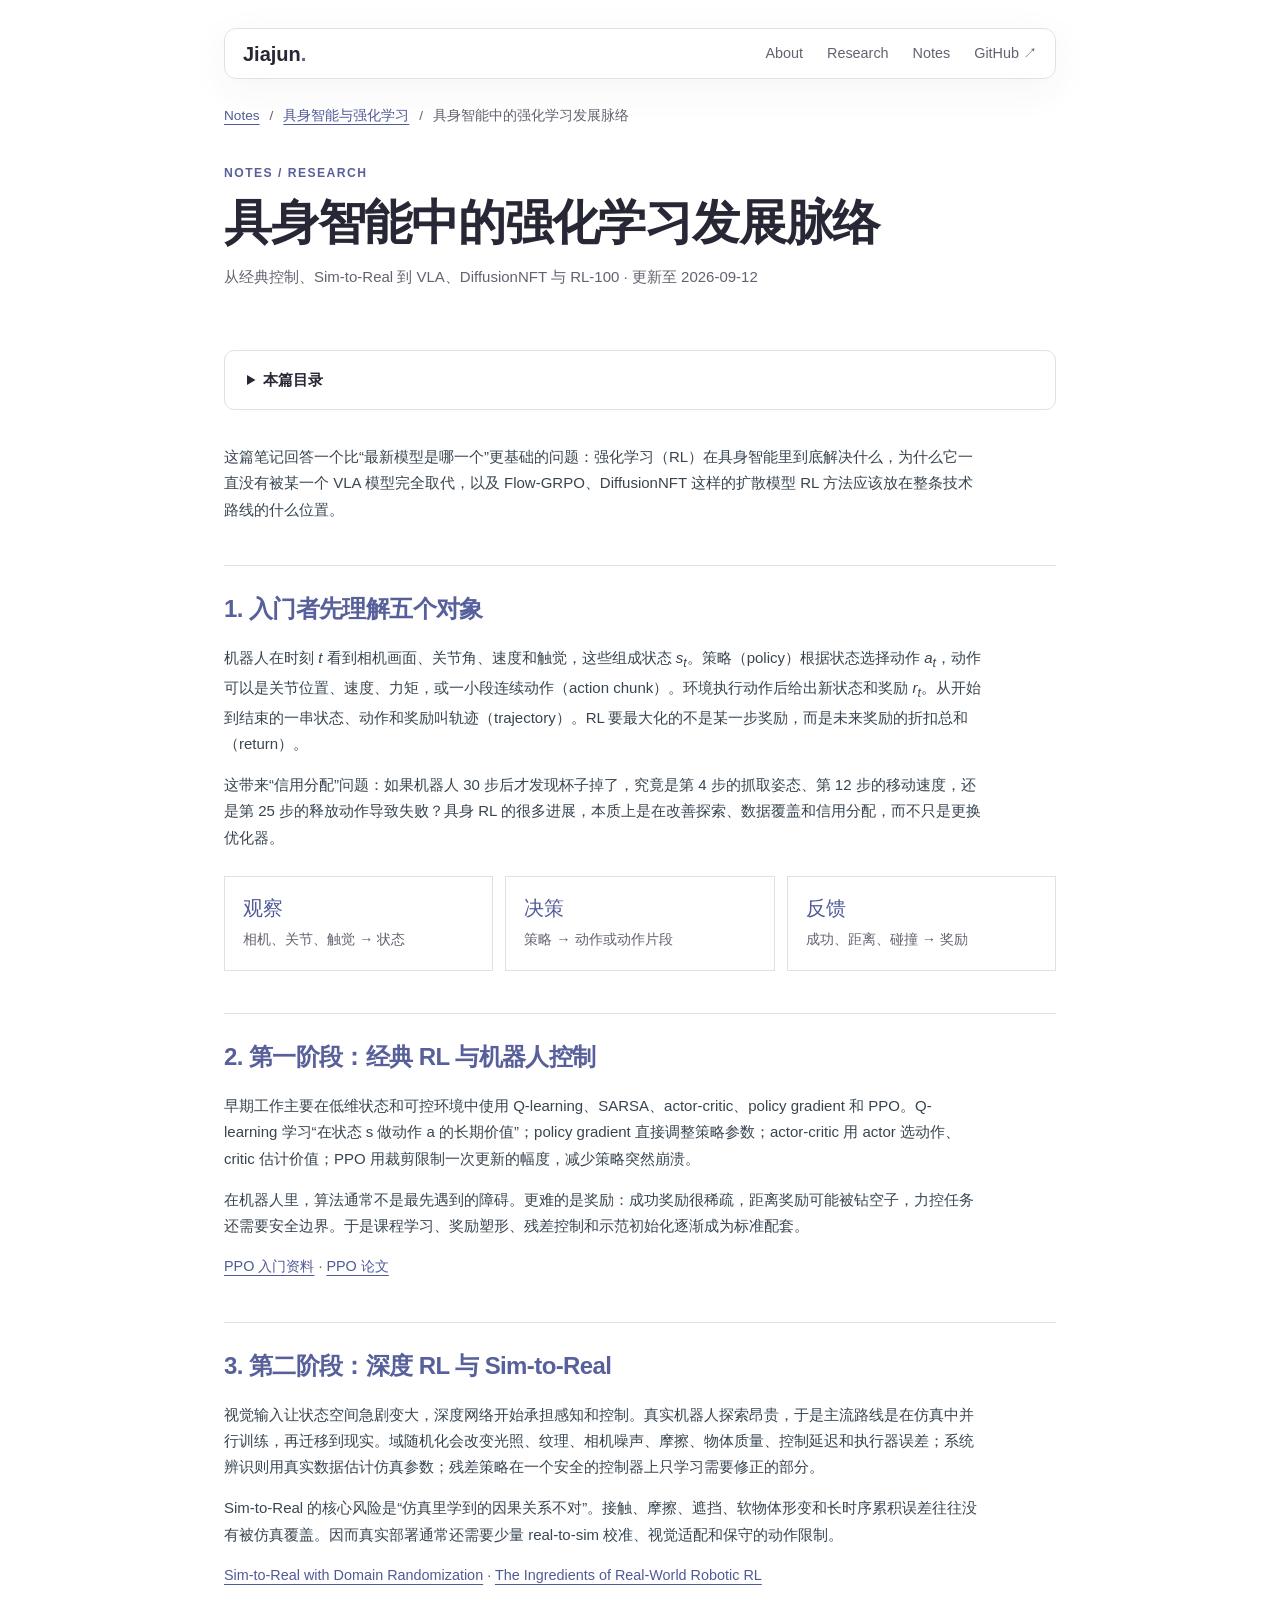
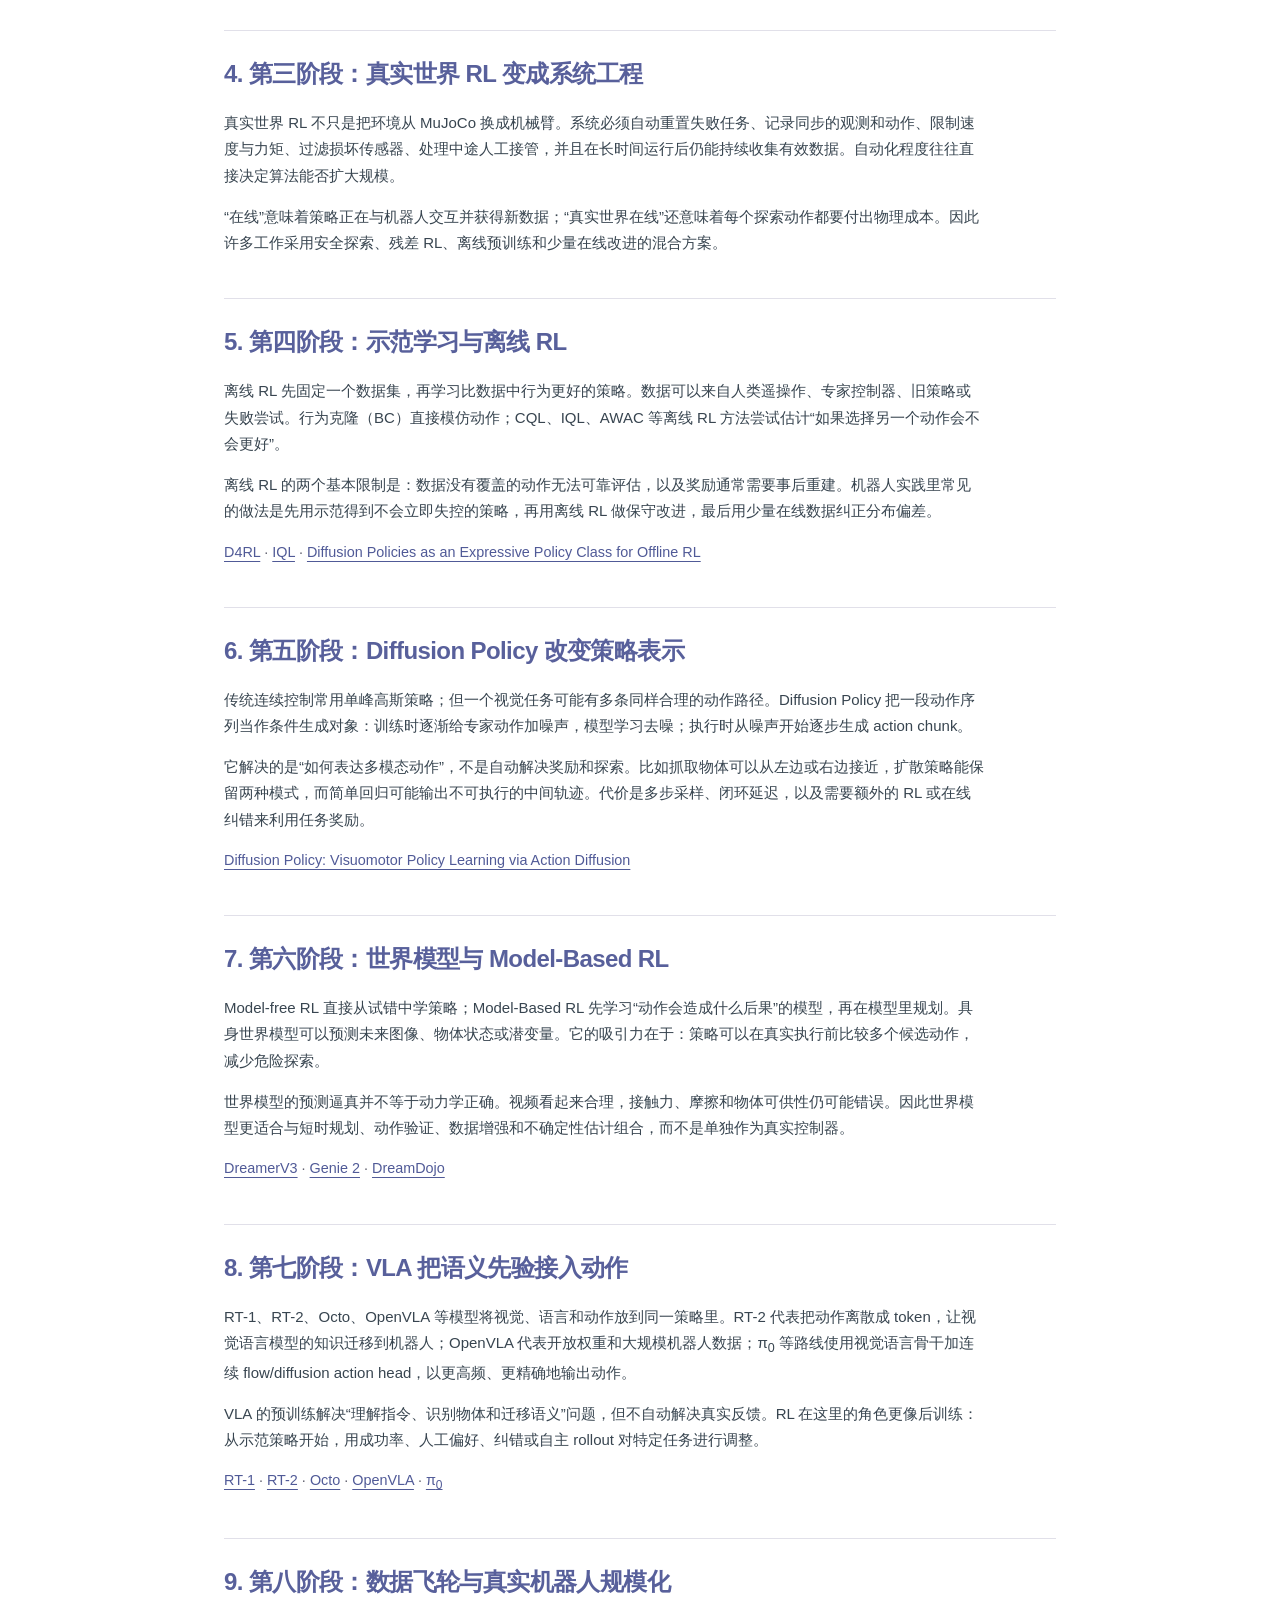
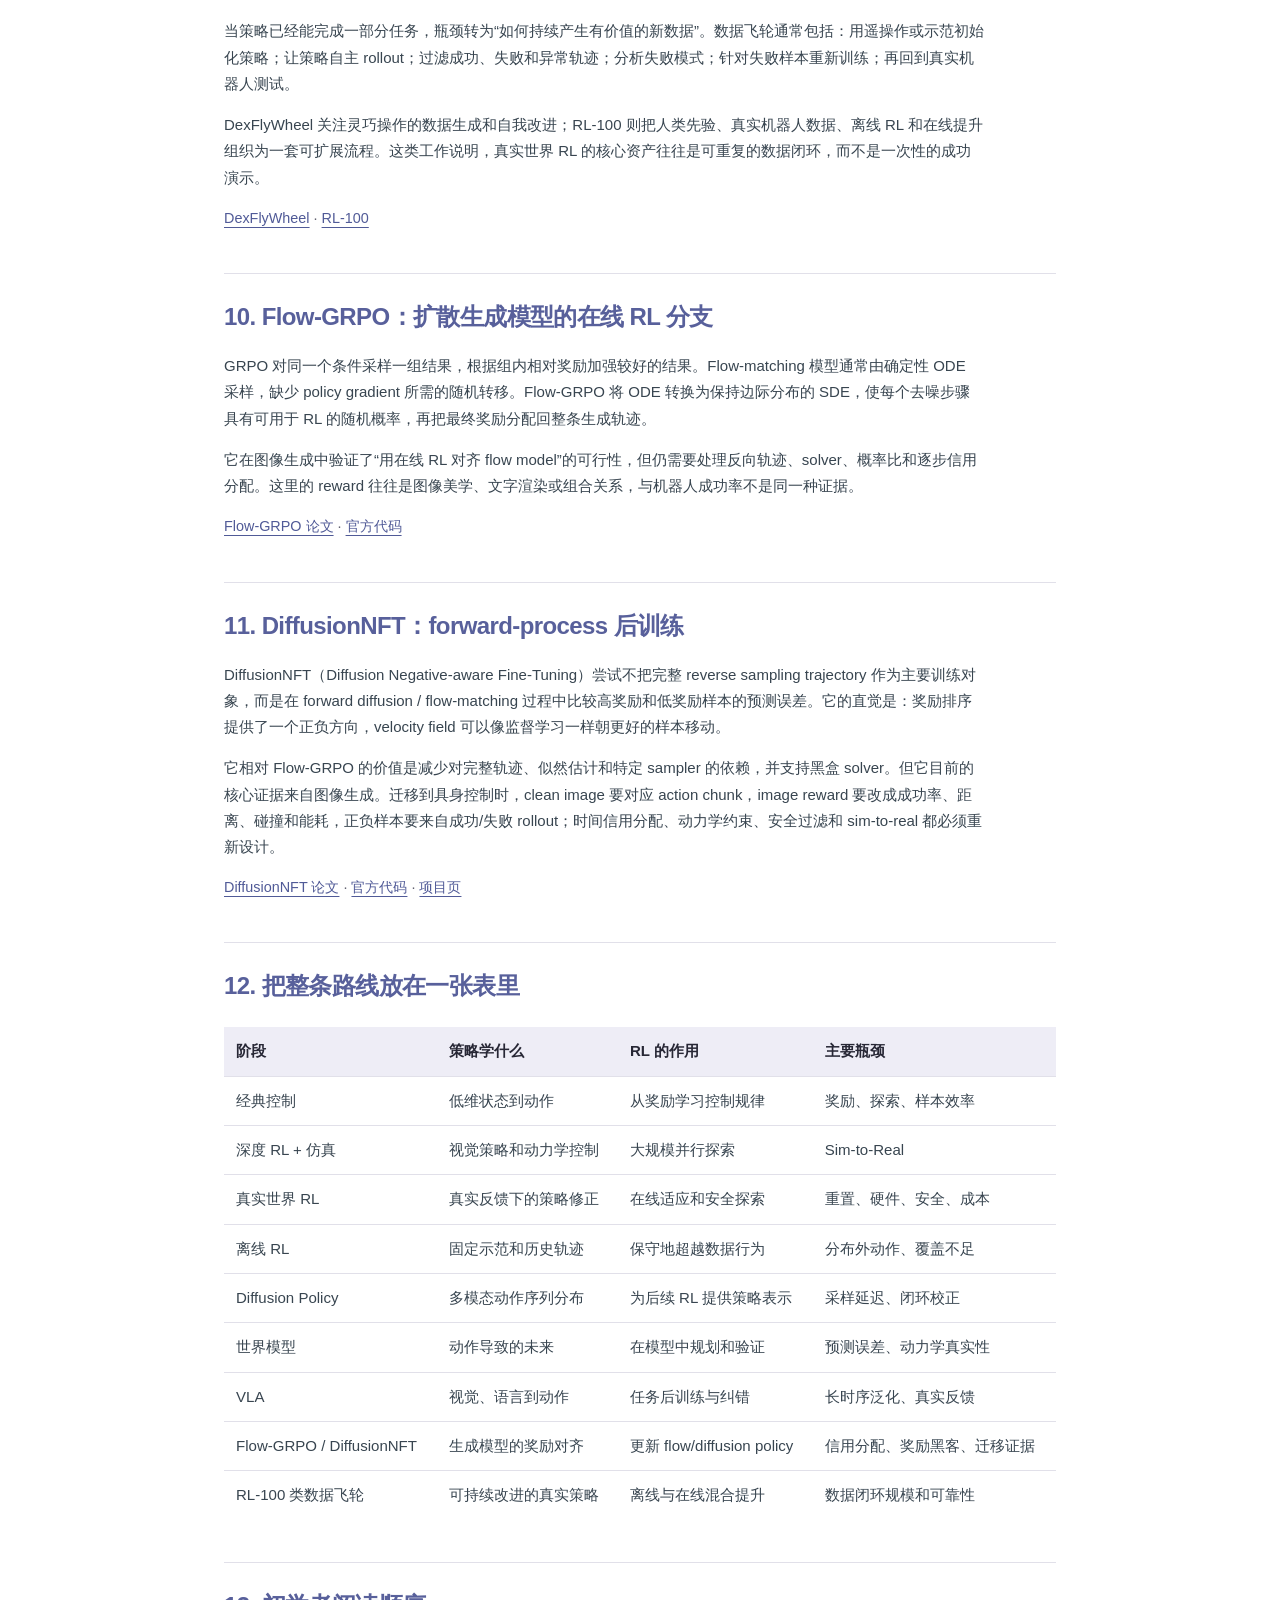
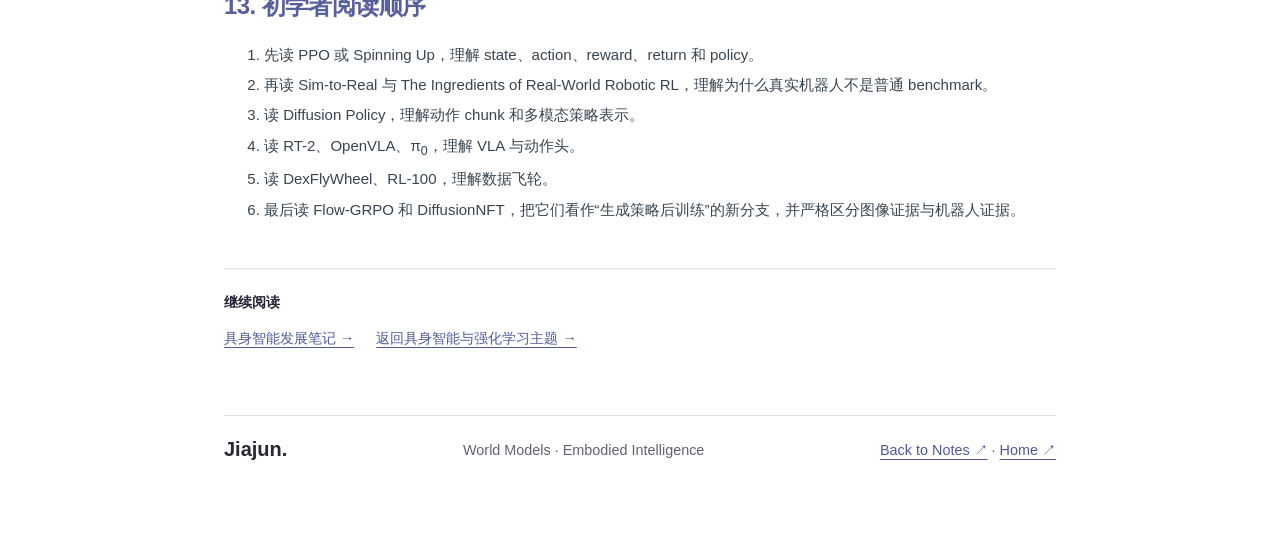
<file: notes/embodied-rl.html>
<!doctype html>
<html lang="zh-CN">
<head>
  <meta charset="utf-8">
  <meta name="viewport" content="width=device-width, initial-scale=1">
  <meta name="description" content="从经典控制、Sim-to-Real、离线 RL 到 VLA 和真实世界数据飞轮的具身智能强化学习发展脉络。">
  <title>具身智能中的强化学习发展脉络 | Jiajun Peng</title>
  <link rel="icon" type="image/x-icon" href="../assets/favicon.ico">
  <link rel="icon" type="image/png" sizes="32x32" href="../assets/favicon.png">
  <link rel="stylesheet" href="../theme.css">
  <link rel="stylesheet" href="../notes.css">
</head>
<body><main>
  <header class="site-header"><a class="wordmark" href="../index.html">Jiajun<span>.</span></a><nav aria-label="Primary navigation"><a href="../index.html#about">About</a><a href="../index.html#research">Research</a><a href="../notes.html">Notes</a><a href="https://github.com/KevinJustin-love" target="_blank" rel="noreferrer">GitHub ↗</a></nav></header>
<nav class="note-breadcrumb" aria-label="面包屑导航">
  <a href="../notes.html">Notes</a><span aria-hidden="true">/</span><a href="../notes.html#embodied">具身智能与强化学习</a><span aria-hidden="true">/</span><span aria-current="page">具身智能中的强化学习发展脉络</span>
</nav>
  <header class="note-hero"><div class="eyebrow">Notes / Research</div><h1>具身智能中的强化学习发展脉络</h1><p class="note-meta">从经典控制、Sim-to-Real 到 VLA、DiffusionNFT 与 RL-100 · 更新至 2026-09-12</p></header>
  <details class="note-toc">
  <summary>本篇目录</summary>
  <nav aria-label="本篇目录">
    <ol>
      <li><a href="#section-01">1. 入门者先理解五个对象</a></li>
      <li><a href="#section-02">2. 第一阶段：经典 RL 与机器人控制</a></li>
      <li><a href="#section-03">3. 第二阶段：深度 RL 与 Sim-to-Real</a></li>
      <li><a href="#section-04">4. 第三阶段：真实世界 RL 变成系统工程</a></li>
      <li><a href="#section-05">5. 第四阶段：示范学习与离线 RL</a></li>
      <li><a href="#section-06">6. 第五阶段：Diffusion Policy 改变策略表示</a></li>
      <li><a href="#section-07">7. 第六阶段：世界模型与 Model-Based RL</a></li>
      <li><a href="#section-08">8. 第七阶段：VLA 把语义先验接入动作</a></li>
      <li><a href="#section-09">9. 第八阶段：数据飞轮与真实机器人规模化</a></li>
      <li><a href="#section-10">10. Flow-GRPO：扩散生成模型的在线 RL 分支</a></li>
      <li><a href="#section-11">11. DiffusionNFT：forward-process 后训练</a></li>
      <li><a href="#section-12">12. 把整条路线放在一张表里</a></li>
      <li><a href="#section-13">13. 初学者阅读顺序</a></li>
    </ol>
  </nav>
</details>
<article class="note-content">
    <p>这篇笔记回答一个比“最新模型是哪一个”更基础的问题：强化学习（RL）在具身智能里到底解决什么，为什么它一直没有被某一个 VLA 模型完全取代，以及 Flow-GRPO、DiffusionNFT 这样的扩散模型 RL 方法应该放在整条技术路线的什么位置。</p>

    <h2 id="section-01">1. 入门者先理解五个对象</h2>
    <p>机器人在时刻 <em>t</em> 看到相机画面、关节角、速度和触觉，这些组成状态 <em>s<sub>t</sub></em>。策略（policy）根据状态选择动作 <em>a<sub>t</sub></em>，动作可以是关节位置、速度、力矩，或一小段连续动作（action chunk）。环境执行动作后给出新状态和奖励 <em>r<sub>t</sub></em>。从开始到结束的一串状态、动作和奖励叫轨迹（trajectory）。RL 要最大化的不是某一步奖励，而是未来奖励的折扣总和（return）。</p>
    <p>这带来“信用分配”问题：如果机器人 30 步后才发现杯子掉了，究竟是第 4 步的抓取姿态、第 12 步的移动速度，还是第 25 步的释放动作导致失败？具身 RL 的很多进展，本质上是在改善探索、数据覆盖和信用分配，而不只是更换优化器。</p>
    <div class="note-diagram" role="img" aria-label="具身强化学习的闭环"><div><strong>观察</strong><span>相机、关节、触觉 → 状态</span></div><div><strong>决策</strong><span>策略 → 动作或动作片段</span></div><div><strong>反馈</strong><span>成功、距离、碰撞 → 奖励</span></div></div>

    <h2 id="section-02">2. 第一阶段：经典 RL 与机器人控制</h2>
    <p>早期工作主要在低维状态和可控环境中使用 Q-learning、SARSA、actor-critic、policy gradient 和 PPO。Q-learning 学习“在状态 s 做动作 a 的长期价值”；policy gradient 直接调整策略参数；actor-critic 用 actor 选动作、critic 估计价值；PPO 用裁剪限制一次更新的幅度，减少策略突然崩溃。</p>
    <p>在机器人里，算法通常不是最先遇到的障碍。更难的是奖励：成功奖励很稀疏，距离奖励可能被钻空子，力控任务还需要安全边界。于是课程学习、奖励塑形、残差控制和示范初始化逐渐成为标准配套。</p>
    <p class="source-note"><a href="https://spinningup.openai.com/en/latest/algorithms/ppo.html">PPO 入门资料</a> · <a href="https://arxiv.org/abs/1707.06347">PPO 论文</a></p>

    <h2 id="section-03">3. 第二阶段：深度 RL 与 Sim-to-Real</h2>
    <p>视觉输入让状态空间急剧变大，深度网络开始承担感知和控制。真实机器人探索昂贵，于是主流路线是在仿真中并行训练，再迁移到现实。域随机化会改变光照、纹理、相机噪声、摩擦、物体质量、控制延迟和执行器误差；系统辨识则用真实数据估计仿真参数；残差策略在一个安全的控制器上只学习需要修正的部分。</p>
    <p>Sim-to-Real 的核心风险是“仿真里学到的因果关系不对”。接触、摩擦、遮挡、软物体形变和长时序累积误差往往没有被仿真覆盖。因而真实部署通常还需要少量 real-to-sim 校准、视觉适配和保守的动作限制。</p>
    <p class="source-note"><a href="https://arxiv.org/abs/1703.06907">Sim-to-Real with Domain Randomization</a> · <a href="https://arxiv.org/abs/2004.12570">The Ingredients of Real-World Robotic RL</a></p>

    <h2 id="section-04">4. 第三阶段：真实世界 RL 变成系统工程</h2>
    <p>真实世界 RL 不只是把环境从 MuJoCo 换成机械臂。系统必须自动重置失败任务、记录同步的观测和动作、限制速度与力矩、过滤损坏传感器、处理中途人工接管，并且在长时间运行后仍能持续收集有效数据。自动化程度往往直接决定算法能否扩大规模。</p>
    <p>“在线”意味着策略正在与机器人交互并获得新数据；“真实世界在线”还意味着每个探索动作都要付出物理成本。因此许多工作采用安全探索、残差 RL、离线预训练和少量在线改进的混合方案。</p>

    <h2 id="section-05">5. 第四阶段：示范学习与离线 RL</h2>
    <p>离线 RL 先固定一个数据集，再学习比数据中行为更好的策略。数据可以来自人类遥操作、专家控制器、旧策略或失败尝试。行为克隆（BC）直接模仿动作；CQL、IQL、AWAC 等离线 RL 方法尝试估计“如果选择另一个动作会不会更好”。</p>
    <p>离线 RL 的两个基本限制是：数据没有覆盖的动作无法可靠评估，以及奖励通常需要事后重建。机器人实践里常见的做法是先用示范得到不会立即失控的策略，再用离线 RL 做保守改进，最后用少量在线数据纠正分布偏差。</p>
    <p class="source-note"><a href="https://arxiv.org/abs/1812.02900">D4RL</a> · <a href="https://arxiv.org/abs/2110.06169">IQL</a> · <a href="https://arxiv.org/abs/2208.06193">Diffusion Policies as an Expressive Policy Class for Offline RL</a></p>

    <h2 id="section-06">6. 第五阶段：Diffusion Policy 改变策略表示</h2>
    <p>传统连续控制常用单峰高斯策略；但一个视觉任务可能有多条同样合理的动作路径。Diffusion Policy 把一段动作序列当作条件生成对象：训练时逐渐给专家动作加噪声，模型学习去噪；执行时从噪声开始逐步生成 action chunk。</p>
    <p>它解决的是“如何表达多模态动作”，不是自动解决奖励和探索。比如抓取物体可以从左边或右边接近，扩散策略能保留两种模式，而简单回归可能输出不可执行的中间轨迹。代价是多步采样、闭环延迟，以及需要额外的 RL 或在线纠错来利用任务奖励。</p>
    <p class="source-note"><a href="https://arxiv.org/abs/2303.04137">Diffusion Policy: Visuomotor Policy Learning via Action Diffusion</a></p>

    <h2 id="section-07">7. 第六阶段：世界模型与 Model-Based RL</h2>
    <p>Model-free RL 直接从试错中学策略；Model-Based RL 先学习“动作会造成什么后果”的模型，再在模型里规划。具身世界模型可以预测未来图像、物体状态或潜变量。它的吸引力在于：策略可以在真实执行前比较多个候选动作，减少危险探索。</p>
    <p>世界模型的预测逼真并不等于动力学正确。视频看起来合理，接触力、摩擦和物体可供性仍可能错误。因此世界模型更适合与短时规划、动作验证、数据增强和不确定性估计组合，而不是单独作为真实控制器。</p>
    <p class="source-note"><a href="https://arxiv.org/abs/2301.04104">DreamerV3</a> · <a href="https://arxiv.org/abs/2402.15391">Genie 2</a> · <a href="https://arxiv.org/abs/2602.06949">DreamDojo</a></p>

    <h2 id="section-08">8. 第七阶段：VLA 把语义先验接入动作</h2>
    <p>RT-1、RT-2、Octo、OpenVLA 等模型将视觉、语言和动作放到同一策略里。RT-2 代表把动作离散成 token，让视觉语言模型的知识迁移到机器人；OpenVLA 代表开放权重和大规模机器人数据；π<sub>0</sub> 等路线使用视觉语言骨干加连续 flow/diffusion action head，以更高频、更精确地输出动作。</p>
    <p>VLA 的预训练解决“理解指令、识别物体和迁移语义”问题，但不自动解决真实反馈。RL 在这里的角色更像后训练：从示范策略开始，用成功率、人工偏好、纠错或自主 rollout 对特定任务进行调整。</p>
    <p class="source-note"><a href="https://arxiv.org/abs/2212.06817">RT-1</a> · <a href="https://arxiv.org/abs/2307.15818">RT-2</a> · <a href="https://arxiv.org/abs/2405.12213">Octo</a> · <a href="https://arxiv.org/abs/2406.09246">OpenVLA</a> · <a href="https://arxiv.org/abs/2410.24164">π<sub>0</sub></a></p>

    <h2 id="section-09">9. 第八阶段：数据飞轮与真实机器人规模化</h2>
    <p>当策略已经能完成一部分任务，瓶颈转为“如何持续产生有价值的新数据”。数据飞轮通常包括：用遥操作或示范初始化策略；让策略自主 rollout；过滤成功、失败和异常轨迹；分析失败模式；针对失败样本重新训练；再回到真实机器人测试。</p>
    <p>DexFlyWheel 关注灵巧操作的数据生成和自我改进；RL-100 则把人类先验、真实机器人数据、离线 RL 和在线提升组织为一套可扩展流程。这类工作说明，真实世界 RL 的核心资产往往是可重复的数据闭环，而不是一次性的成功演示。</p>
    <p class="source-note"><a href="https://arxiv.org/abs/2509.23829">DexFlyWheel</a> · <a href="https://arxiv.org/abs/2510.14830">RL-100</a></p>

    <h2 id="section-10">10. Flow-GRPO：扩散生成模型的在线 RL 分支</h2>
    <p>GRPO 对同一个条件采样一组结果，根据组内相对奖励加强较好的结果。Flow-matching 模型通常由确定性 ODE 采样，缺少 policy gradient 所需的随机转移。Flow-GRPO 将 ODE 转换为保持边际分布的 SDE，使每个去噪步骤具有可用于 RL 的随机概率，再把最终奖励分配回整条生成轨迹。</p>
    <p>它在图像生成中验证了“用在线 RL 对齐 flow model”的可行性，但仍需要处理反向轨迹、solver、概率比和逐步信用分配。这里的 reward 往往是图像美学、文字渲染或组合关系，与机器人成功率不是同一种证据。</p>
    <p class="source-note"><a href="https://arxiv.org/abs/2505.05470">Flow-GRPO 论文</a> · <a href="https://github.com/yifan123/flow_grpo">官方代码</a></p>

    <h2 id="section-11">11. DiffusionNFT：forward-process 后训练</h2>
    <p>DiffusionNFT（Diffusion Negative-aware Fine-Tuning）尝试不把完整 reverse sampling trajectory 作为主要训练对象，而是在 forward diffusion / flow-matching 过程中比较高奖励和低奖励样本的预测误差。它的直觉是：奖励排序提供了一个正负方向，velocity field 可以像监督学习一样朝更好的样本移动。</p>
    <p>它相对 Flow-GRPO 的价值是减少对完整轨迹、似然估计和特定 sampler 的依赖，并支持黑盒 solver。但它目前的核心证据来自图像生成。迁移到具身控制时，clean image 要对应 action chunk，image reward 要改成成功率、距离、碰撞和能耗，正负样本要来自成功/失败 rollout；时间信用分配、动力学约束、安全过滤和 sim-to-real 都必须重新设计。</p>
    <p class="source-note"><a href="https://arxiv.org/abs/2509.16117">DiffusionNFT 论文</a> · <a href="https://github.com/NVlabs/DiffusionNFT">官方代码</a> · <a href="https://research.nvidia.com/labs/dir/DiffusionNFT">项目页</a></p>

    <h2 id="section-12">12. 把整条路线放在一张表里</h2>
    <table><thead><tr><th>阶段</th><th>策略学什么</th><th>RL 的作用</th><th>主要瓶颈</th></tr></thead><tbody>
      <tr><td>经典控制</td><td>低维状态到动作</td><td>从奖励学习控制规律</td><td>奖励、探索、样本效率</td></tr>
      <tr><td>深度 RL + 仿真</td><td>视觉策略和动力学控制</td><td>大规模并行探索</td><td>Sim-to-Real</td></tr>
      <tr><td>真实世界 RL</td><td>真实反馈下的策略修正</td><td>在线适应和安全探索</td><td>重置、硬件、安全、成本</td></tr>
      <tr><td>离线 RL</td><td>固定示范和历史轨迹</td><td>保守地超越数据行为</td><td>分布外动作、覆盖不足</td></tr>
      <tr><td>Diffusion Policy</td><td>多模态动作序列分布</td><td>为后续 RL 提供策略表示</td><td>采样延迟、闭环校正</td></tr>
      <tr><td>世界模型</td><td>动作导致的未来</td><td>在模型中规划和验证</td><td>预测误差、动力学真实性</td></tr>
      <tr><td>VLA</td><td>视觉、语言到动作</td><td>任务后训练与纠错</td><td>长时序泛化、真实反馈</td></tr>
      <tr><td>Flow-GRPO / DiffusionNFT</td><td>生成模型的奖励对齐</td><td>更新 flow/diffusion policy</td><td>信用分配、奖励黑客、迁移证据</td></tr>
      <tr><td>RL-100 类数据飞轮</td><td>可持续改进的真实策略</td><td>离线与在线混合提升</td><td>数据闭环规模和可靠性</td></tr>
    </tbody></table>

    <h2 id="section-13">13. 初学者阅读顺序</h2>
    <ol><li>先读 PPO 或 Spinning Up，理解 state、action、reward、return 和 policy。</li><li>再读 Sim-to-Real 与 The Ingredients of Real-World Robotic RL，理解为什么真实机器人不是普通 benchmark。</li><li>读 Diffusion Policy，理解动作 chunk 和多模态策略表示。</li><li>读 RT-2、OpenVLA、π<sub>0</sub>，理解 VLA 与动作头。</li><li>读 DexFlyWheel、RL-100，理解数据飞轮。</li><li>最后读 Flow-GRPO 和 DiffusionNFT，把它们看作“生成策略后训练”的新分支，并严格区分图像证据与机器人证据。</li></ol>
  </article>
<nav class="related-notes" aria-label="相关笔记">
  <p>继续阅读</p>
  <ul>
    <li><a href="embodied-intelligence.html">具身智能发展笔记 →</a></li>
    <li><a href="../notes.html#embodied">返回具身智能与强化学习主题 →</a></li>
  </ul>
</nav>
  <footer><a class="footer-wordmark" href="../index.html">Jiajun<span>.</span></a><span>World Models · Embodied Intelligence</span><span><a href="../notes.html">Back to Notes ↗</a> · <a href="../index.html">Home ↗</a></span></footer>
</main></body></html>
</file>
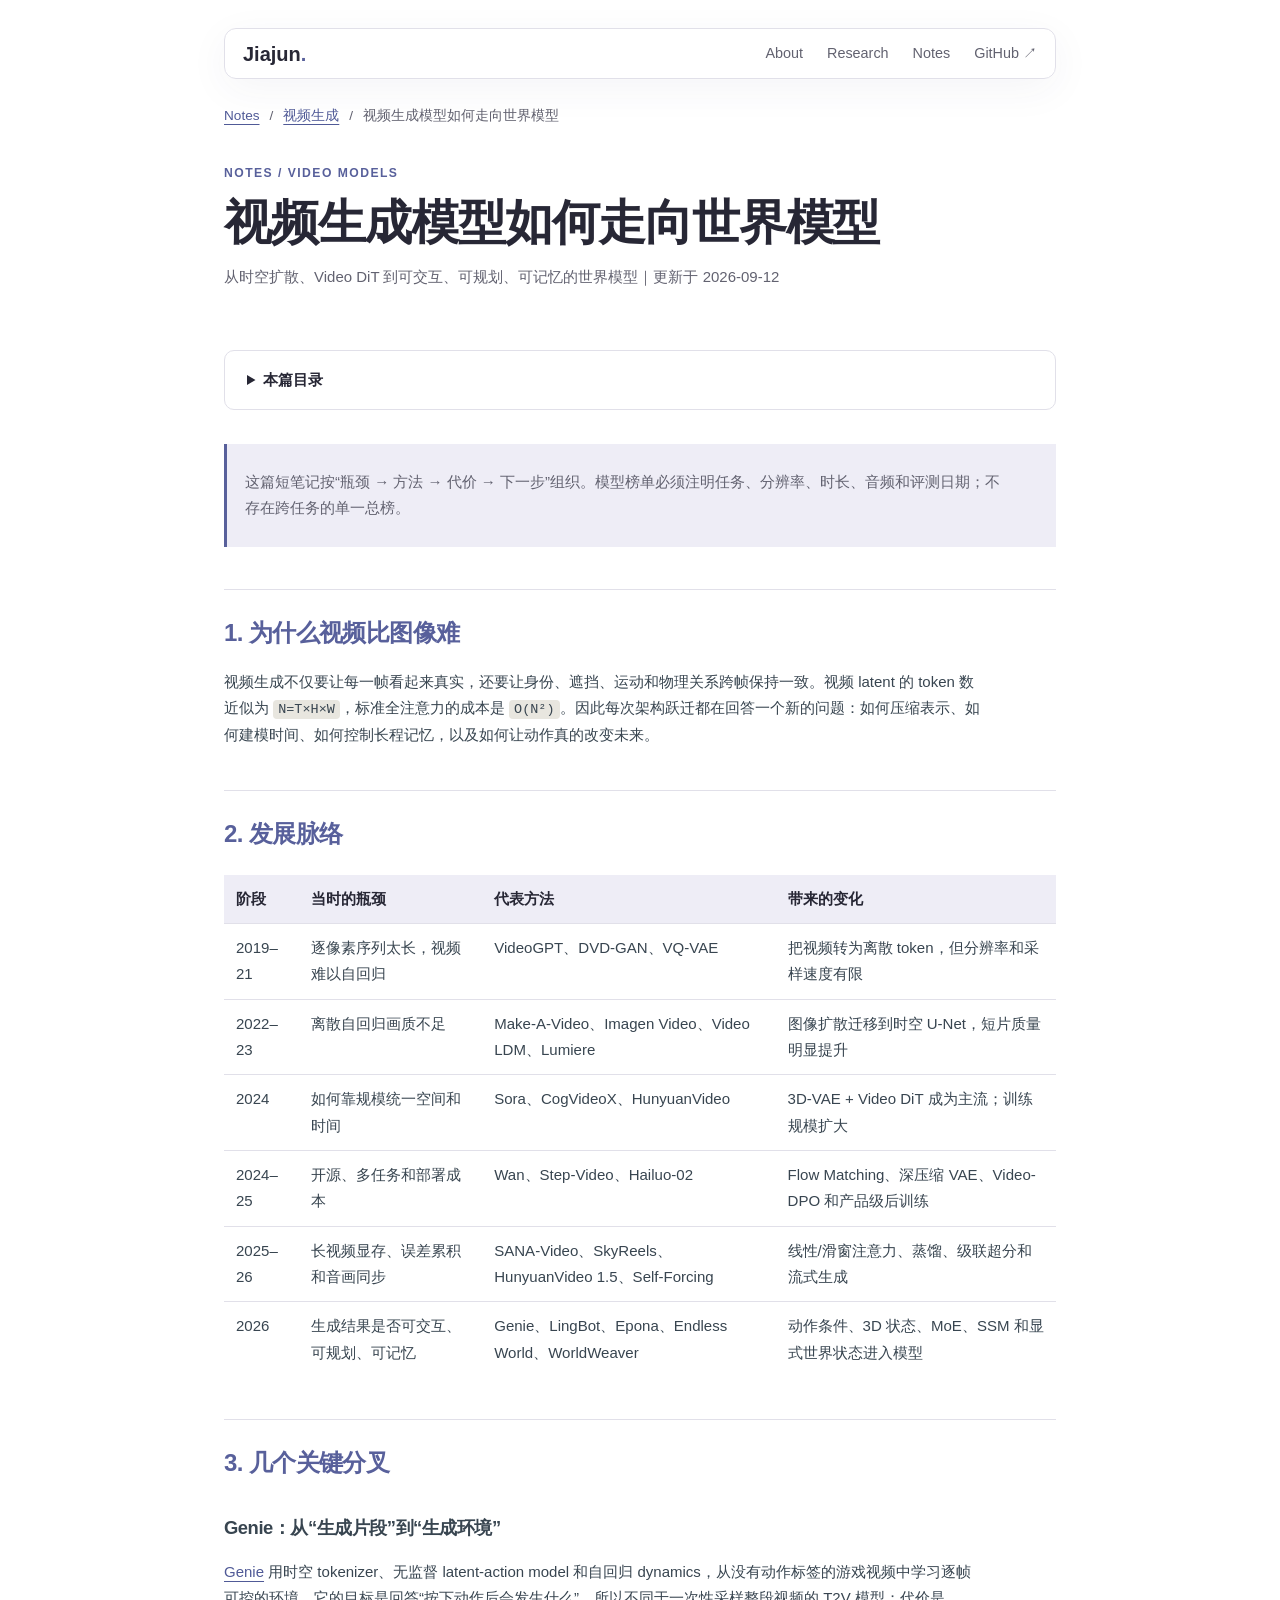
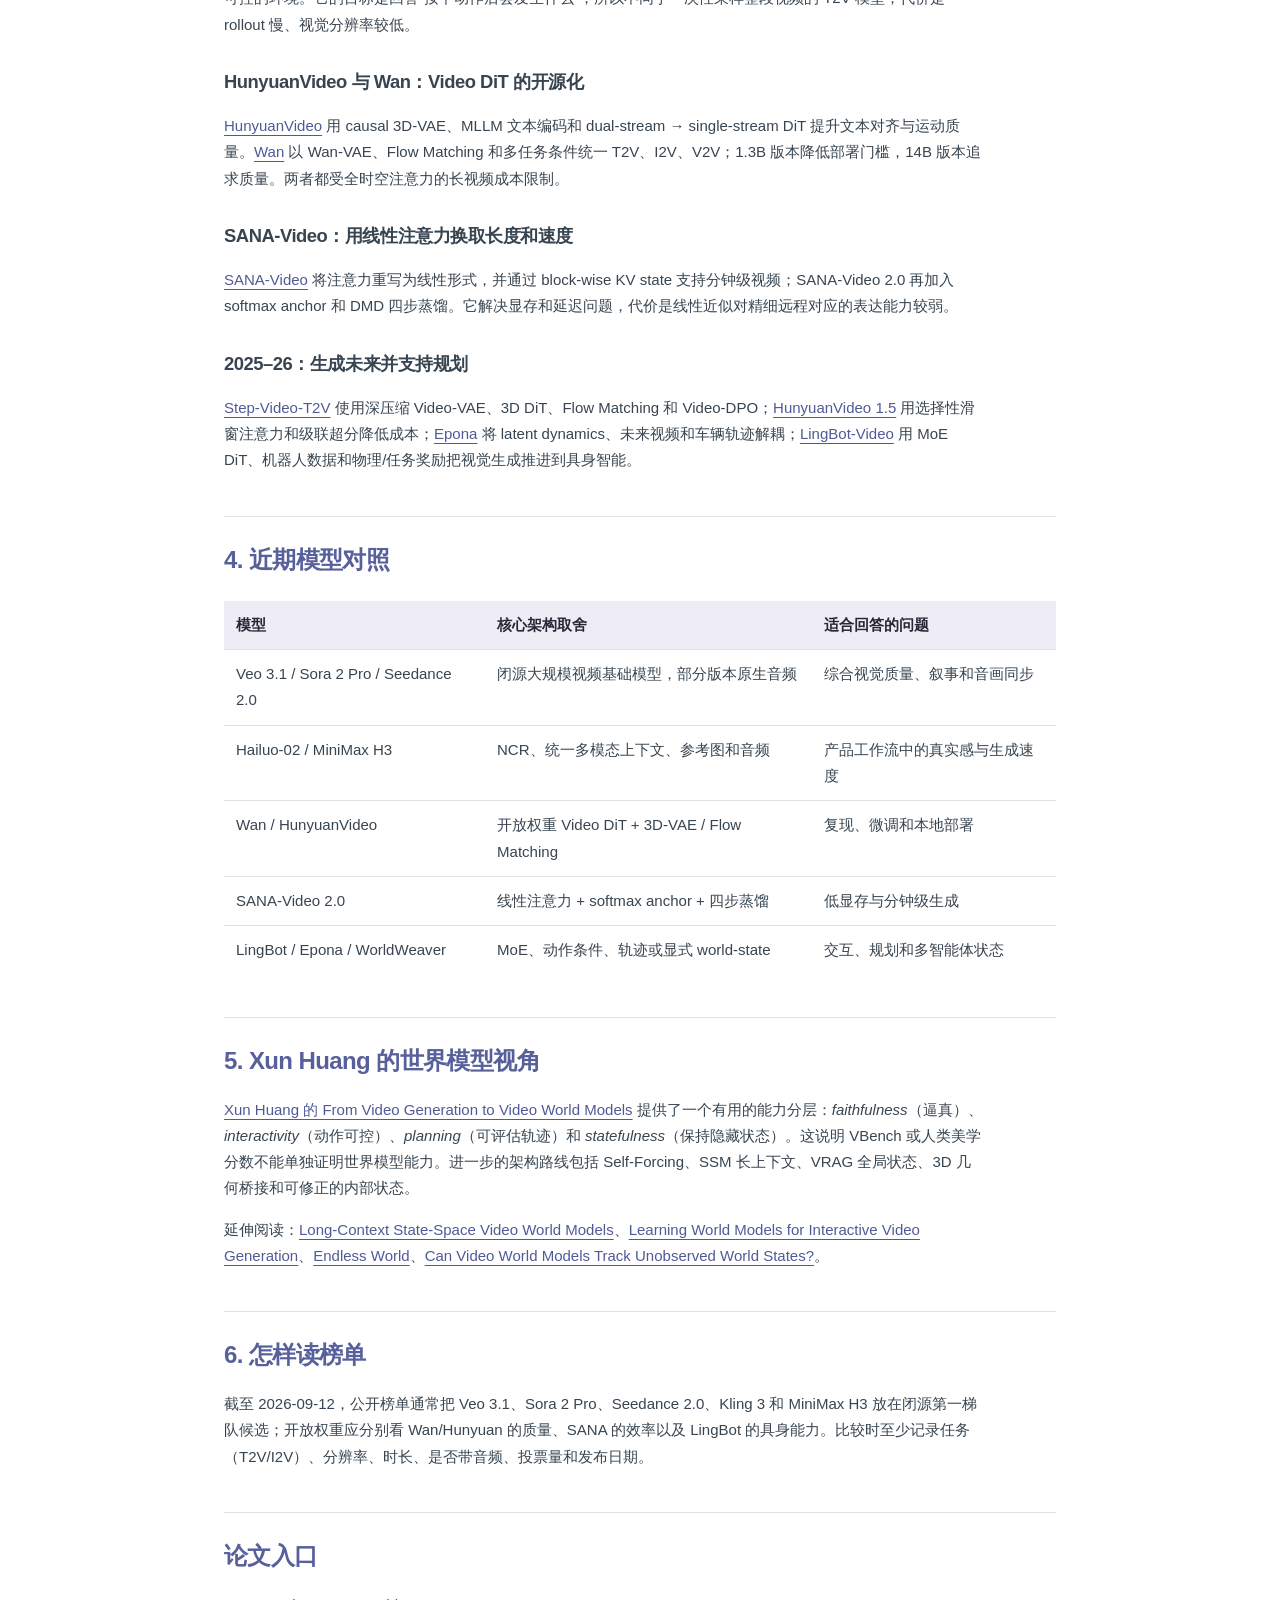
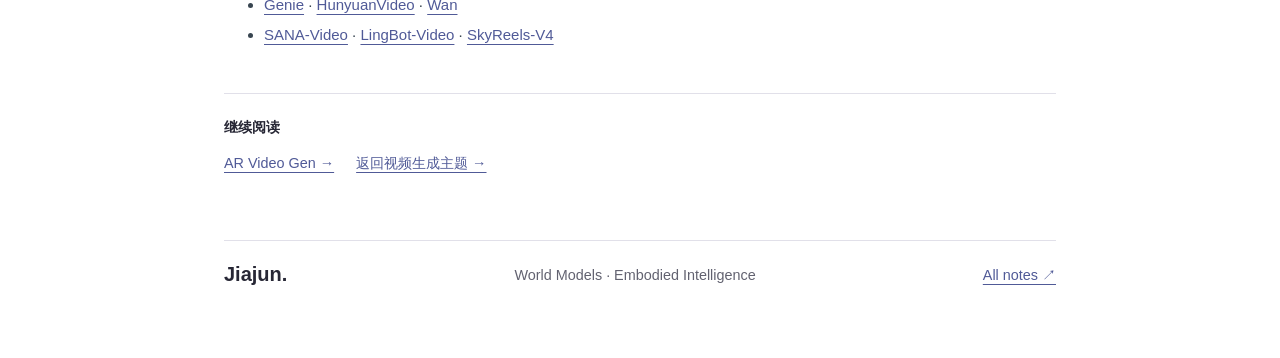
<file: notes/video-generation.html>
<!doctype html>
<html lang="zh-CN">
<head>
  <meta charset="utf-8">
  <meta name="viewport" content="width=device-width, initial-scale=1">
  <meta name="description" content="从视频扩散模型到可交互世界模型的技术演进笔记。">
  <title>视频生成模型如何走向世界模型 | Jiajun Peng</title>
  <link rel="icon" type="image/x-icon" href="../assets/favicon.ico">
  <link rel="icon" type="image/png" sizes="32x32" href="../assets/favicon.png">
  <link rel="stylesheet" href="../theme.css">
  <link rel="stylesheet" href="../notes.css">
</head>
<body><main>
<header class="site-header">
  <a class="wordmark" href="../index.html">Jiajun<span>.</span></a>
  <nav aria-label="Primary navigation"><a href="../index.html#about">About</a><a href="../index.html#research">Research</a><a href="../notes.html">Notes</a><a href="https://github.com/KevinJustin-love" target="_blank" rel="noreferrer">GitHub ↗</a></nav>
</header>
<nav class="note-breadcrumb" aria-label="面包屑导航">
  <a href="../notes.html">Notes</a><span aria-hidden="true">/</span><a href="../notes.html#video">视频生成</a><span aria-hidden="true">/</span><span aria-current="page">视频生成模型如何走向世界模型</span>
</nav>
<header class="note-hero">
  <div class="eyebrow">Notes / Video Models</div>
  <h1>视频生成模型如何走向世界模型</h1>
  <p class="note-meta">从时空扩散、Video DiT 到可交互、可规划、可记忆的世界模型｜更新于 2026-09-12</p>
</header>
<details class="note-toc">
  <summary>本篇目录</summary>
  <nav aria-label="本篇目录">
    <ol>
      <li><a href="#section-01">1. 为什么视频比图像难</a></li>
      <li><a href="#section-02">2. 发展脉络</a></li>
      <li><a href="#section-03">3. 几个关键分叉</a></li>
      <li><a href="#section-04">4. 近期模型对照</a></li>
      <li><a href="#section-05">5. Xun Huang 的世界模型视角</a></li>
      <li><a href="#section-06">6. 怎样读榜单</a></li>
      <li><a href="#section-07">论文入口</a></li>
    </ol>
  </nav>
</details>
<article class="note-content">
<blockquote><p>这篇短笔记按“瓶颈 → 方法 → 代价 → 下一步”组织。模型榜单必须注明任务、分辨率、时长、音频和评测日期；不存在跨任务的单一总榜。</p></blockquote>

<h2 id="section-01">1. 为什么视频比图像难</h2>
<p>视频生成不仅要让每一帧看起来真实，还要让身份、遮挡、运动和物理关系跨帧保持一致。视频 latent 的 token 数近似为 <code>N=T×H×W</code>，标准全注意力的成本是 <code>O(N²)</code>。因此每次架构跃迁都在回答一个新的问题：如何压缩表示、如何建模时间、如何控制长程记忆，以及如何让动作真的改变未来。</p>

<h2 id="section-02">2. 发展脉络</h2>
<table>
<thead><tr><th>阶段</th><th>当时的瓶颈</th><th>代表方法</th><th>带来的变化</th></tr></thead>
<tbody>
<tr><td>2019–21</td><td>逐像素序列太长，视频难以自回归</td><td>VideoGPT、DVD-GAN、VQ-VAE</td><td>把视频转为离散 token，但分辨率和采样速度有限</td></tr>
<tr><td>2022–23</td><td>离散自回归画质不足</td><td>Make-A-Video、Imagen Video、Video LDM、Lumiere</td><td>图像扩散迁移到时空 U-Net，短片质量明显提升</td></tr>
<tr><td>2024</td><td>如何靠规模统一空间和时间</td><td>Sora、CogVideoX、HunyuanVideo</td><td>3D-VAE + Video DiT 成为主流；训练规模扩大</td></tr>
<tr><td>2024–25</td><td>开源、多任务和部署成本</td><td>Wan、Step-Video、Hailuo-02</td><td>Flow Matching、深压缩 VAE、Video-DPO 和产品级后训练</td></tr>
<tr><td>2025–26</td><td>长视频显存、误差累积和音画同步</td><td>SANA-Video、SkyReels、HunyuanVideo 1.5、Self-Forcing</td><td>线性/滑窗注意力、蒸馏、级联超分和流式生成</td></tr>
<tr><td>2026</td><td>生成结果是否可交互、可规划、可记忆</td><td>Genie、LingBot、Epona、Endless World、WorldWeaver</td><td>动作条件、3D 状态、MoE、SSM 和显式世界状态进入模型</td></tr>
</tbody>
</table>

<h2 id="section-03">3. 几个关键分叉</h2>
<h3>Genie：从“生成片段”到“生成环境”</h3>
<p><a href="https://arxiv.org/abs/2402.15391">Genie</a> 用时空 tokenizer、无监督 latent-action model 和自回归 dynamics，从没有动作标签的游戏视频中学习逐帧可控的环境。它的目标是回答“按下动作后会发生什么”，所以不同于一次性采样整段视频的 T2V 模型；代价是 rollout 慢、视觉分辨率较低。</p>

<h3>HunyuanVideo 与 Wan：Video DiT 的开源化</h3>
<p><a href="https://arxiv.org/abs/2412.03603">HunyuanVideo</a> 用 causal 3D-VAE、MLLM 文本编码和 dual-stream → single-stream DiT 提升文本对齐与运动质量。<a href="https://arxiv.org/abs/2503.20314">Wan</a> 以 Wan-VAE、Flow Matching 和多任务条件统一 T2V、I2V、V2V；1.3B 版本降低部署门槛，14B 版本追求质量。两者都受全时空注意力的长视频成本限制。</p>

<h3>SANA-Video：用线性注意力换取长度和速度</h3>
<p><a href="https://arxiv.org/abs/2509.24695">SANA-Video</a> 将注意力重写为线性形式，并通过 block-wise KV state 支持分钟级视频；SANA-Video 2.0 再加入 softmax anchor 和 DMD 四步蒸馏。它解决显存和延迟问题，代价是线性近似对精细远程对应的表达能力较弱。</p>

<h3>2025–26：生成未来并支持规划</h3>
<p><a href="https://arxiv.org/abs/2502.10248">Step-Video-T2V</a> 使用深压缩 Video-VAE、3D DiT、Flow Matching 和 Video-DPO；<a href="https://arxiv.org/abs/2511.18870">HunyuanVideo 1.5</a> 用选择性滑窗注意力和级联超分降低成本；<a href="https://arxiv.org/abs/2506.24113">Epona</a> 将 latent dynamics、未来视频和车辆轨迹解耦；<a href="https://arxiv.org/abs/2607.07675">LingBot-Video</a> 用 MoE DiT、机器人数据和物理/任务奖励把视觉生成推进到具身智能。</p>

<h2 id="section-04">4. 近期模型对照</h2>
<table>
<thead><tr><th>模型</th><th>核心架构取舍</th><th>适合回答的问题</th></tr></thead>
<tbody>
<tr><td>Veo 3.1 / Sora 2 Pro / Seedance 2.0</td><td>闭源大规模视频基础模型，部分版本原生音频</td><td>综合视觉质量、叙事和音画同步</td></tr>
<tr><td>Hailuo-02 / MiniMax H3</td><td>NCR、统一多模态上下文、参考图和音频</td><td>产品工作流中的真实感与生成速度</td></tr>
<tr><td>Wan / HunyuanVideo</td><td>开放权重 Video DiT + 3D-VAE / Flow Matching</td><td>复现、微调和本地部署</td></tr>
<tr><td>SANA-Video 2.0</td><td>线性注意力 + softmax anchor + 四步蒸馏</td><td>低显存与分钟级生成</td></tr>
<tr><td>LingBot / Epona / WorldWeaver</td><td>MoE、动作条件、轨迹或显式 world-state</td><td>交互、规划和多智能体状态</td></tr>
</tbody>
</table>

<h2 id="section-05">5. Xun Huang 的世界模型视角</h2>
<p><a href="https://www.xunhuang.me/blogs/world_model.html">Xun Huang 的 From Video Generation to Video World Models</a> 提供了一个有用的能力分层：<em>faithfulness</em>（逼真）、<em>interactivity</em>（动作可控）、<em>planning</em>（可评估轨迹）和 <em>statefulness</em>（保持隐藏状态）。这说明 VBench 或人类美学分数不能单独证明世界模型能力。进一步的架构路线包括 Self-Forcing、SSM 长上下文、VRAG 全局状态、3D 几何桥接和可修正的内部状态。</p>
<p>延伸阅读：<a href="https://arxiv.org/abs/2505.20171">Long-Context State-Space Video World Models</a>、<a href="https://arxiv.org/abs/2505.21996">Learning World Models for Interactive Video Generation</a>、<a href="https://arxiv.org/abs/2512.12430">Endless World</a>、<a href="https://arxiv.org/abs/2608.30692">Can Video World Models Track Unobserved World States?</a>。</p>

<h2 id="section-06">6. 怎样读榜单</h2>
<p>截至 2026-09-12，公开榜单通常把 Veo 3.1、Sora 2 Pro、Seedance 2.0、Kling 3 和 MiniMax H3 放在闭源第一梯队候选；开放权重应分别看 Wan/Hunyuan 的质量、SANA 的效率以及 LingBot 的具身能力。比较时至少记录任务（T2V/I2V）、分辨率、时长、是否带音频、投票量和发布日期。</p>

<h2 id="section-07">论文入口</h2>
<ul>
<li><a href="https://arxiv.org/abs/2402.15391">Genie</a> · <a href="https://arxiv.org/abs/2412.03603">HunyuanVideo</a> · <a href="https://arxiv.org/abs/2503.20314">Wan</a></li>
<li><a href="https://arxiv.org/abs/2509.24695">SANA-Video</a> · <a href="https://arxiv.org/abs/2607.07675">LingBot-Video</a> · <a href="https://arxiv.org/abs/2602.21818">SkyReels-V4</a></li>
</ul>
</article>
<nav class="related-notes" aria-label="相关笔记">
  <p>继续阅读</p>
  <ul>
    <li><a href="ar-video-generation.html">AR Video Gen →</a></li>
    <li><a href="../notes.html#video">返回视频生成主题 →</a></li>
  </ul>
</nav>
<footer><a class="footer-wordmark" href="../index.html">Jiajun<span>.</span></a><span>World Models · Embodied Intelligence</span><a href="../notes.html">All notes ↗</a></footer>
</main></body></html>
</file>
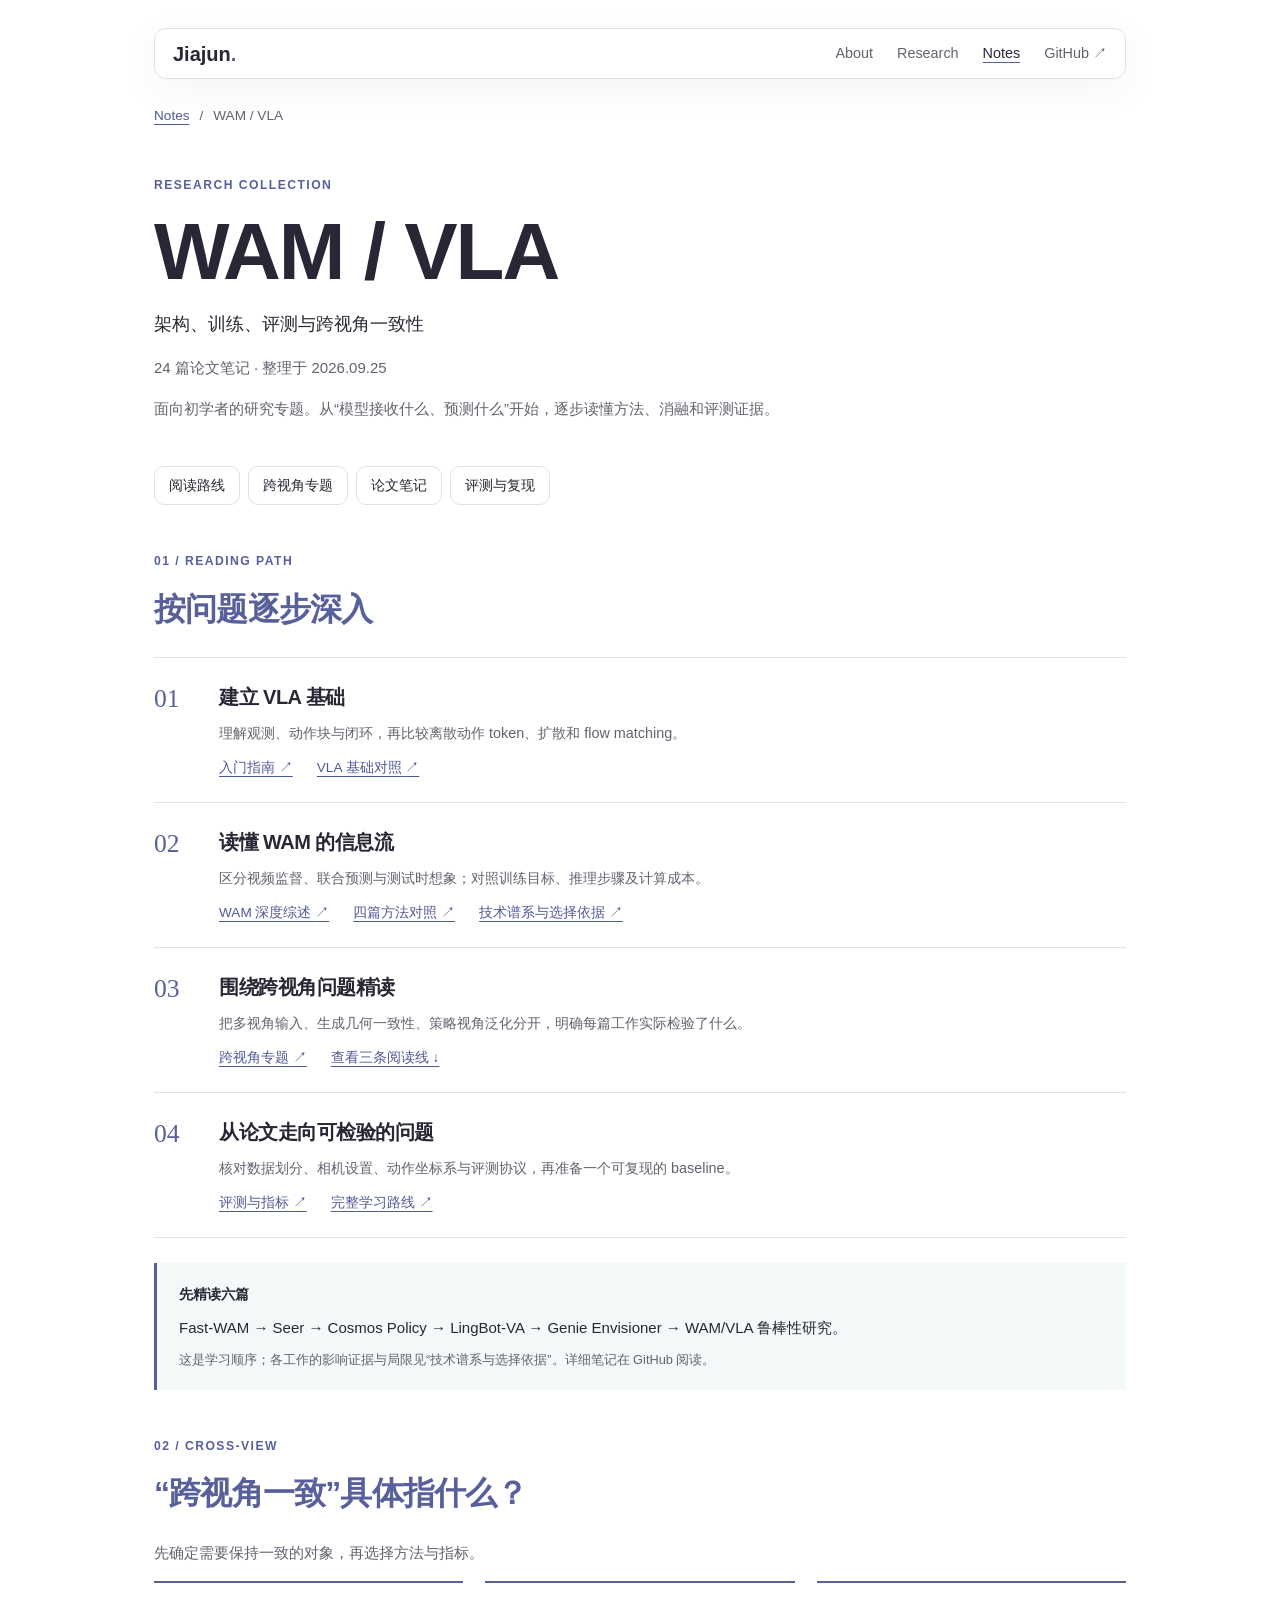
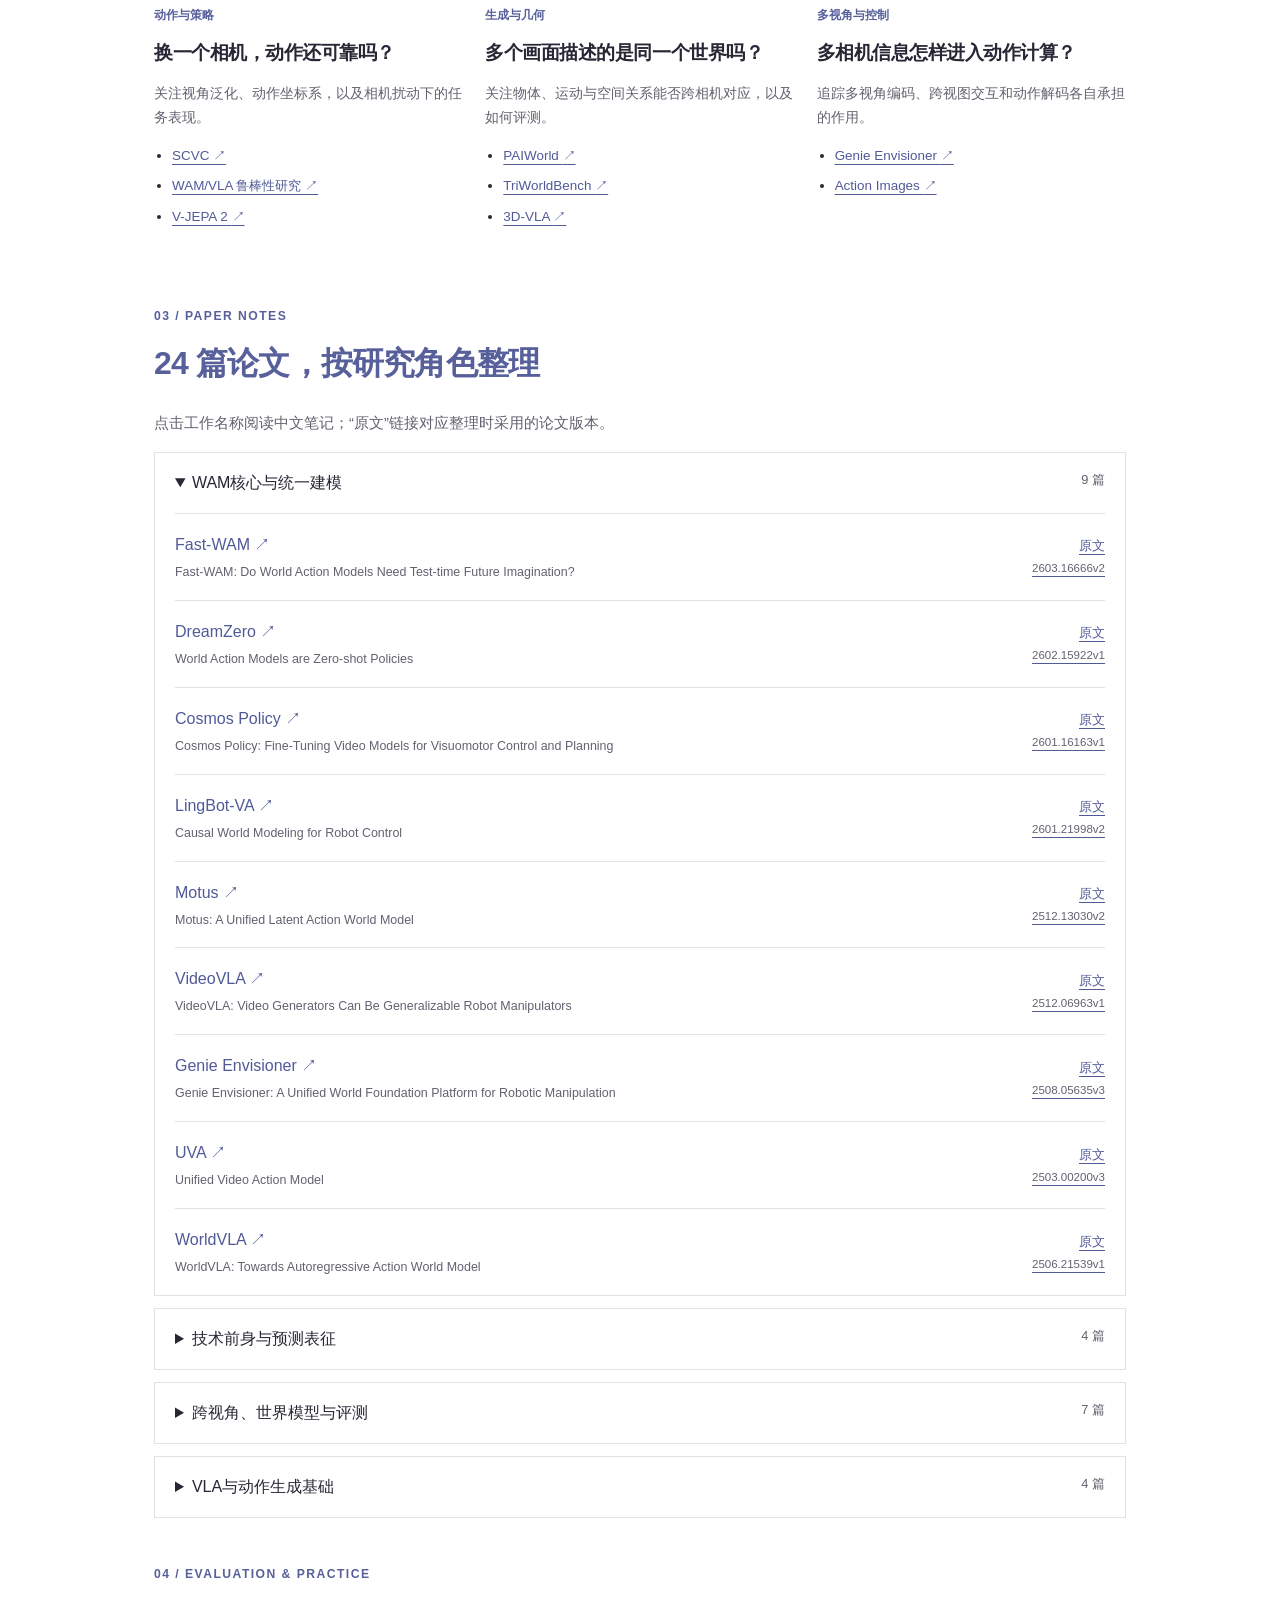
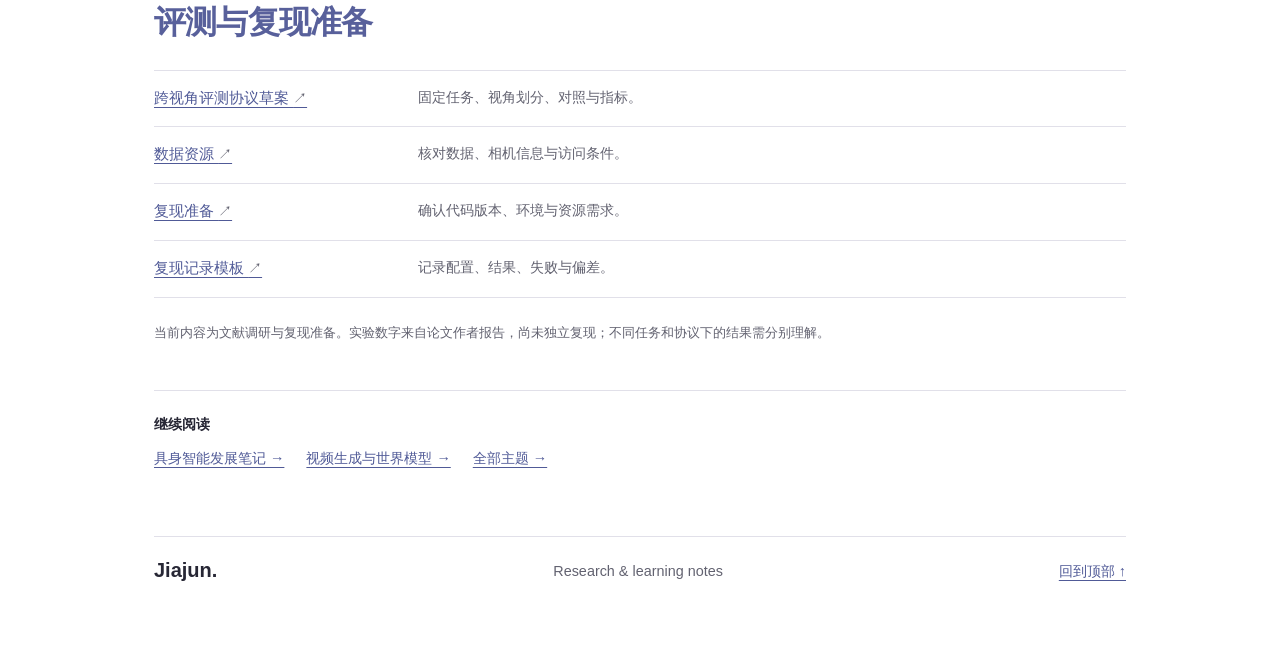
<file: notes/wam-vla.html>
<!doctype html>
<html lang="zh-CN">
<head>
  <meta charset="utf-8">
  <meta name="viewport" content="width=device-width, initial-scale=1">
  <meta name="description" content="WAM/VLA 的分层阅读路线、跨视角一致性专题与 24 篇论文中文笔记索引。">
  <title>WAM / VLA 专题 | Jiajun Peng</title>
  <link rel="icon" type="image/x-icon" href="../assets/favicon.ico">
  <link rel="icon" type="image/png" sizes="32x32" href="../assets/favicon.png">
  <link rel="stylesheet" href="../theme.css">
  <link rel="stylesheet" href="../notes.css">
</head>
<body class="wam-guide" id="top">
<a class="skip-link" href="#content">跳到正文</a>
<main>
  <header class="site-header">
    <a class="wordmark" href="../index.html">Jiajun<span>.</span></a>
    <nav aria-label="Primary navigation"><a href="../index.html#about">About</a><a href="../index.html#research">Research</a><a href="../notes.html" aria-current="true">Notes</a><a href="https://github.com/KevinJustin-love" target="_blank" rel="noreferrer">GitHub ↗</a></nav>
  </header>
  <nav class="note-breadcrumb" aria-label="当前位置"><a href="../notes.html">Notes</a><span aria-hidden="true">/</span><span>WAM / VLA</span></nav>
  <header class="note-hero" id="content"><p class="eyebrow">Research Collection</p><h1>WAM / VLA</h1><p class="catalog-lead">架构、训练、评测与跨视角一致性</p><p class="note-meta">24 篇论文笔记 · 整理于 <time datetime="2026-09-25">2026.09.25</time></p><p>面向初学者的研究专题。从“模型接收什么、预测什么”开始，逐步读懂方法、消融和评测证据。</p></header>
  <nav class="topic-nav" aria-label="专题目录"><a href="#reading-path">阅读路线</a><a href="#cross-view">跨视角专题</a><a href="#papers">论文笔记</a><a href="#practice">评测与复现</a></nav>
  <section class="guide-section" id="reading-path" aria-labelledby="path-heading"><p class="eyebrow">01 / Reading Path</p><h2 id="path-heading">按问题逐步深入</h2>
    <ol class="reading-path">
      <li><span class="step-number" aria-hidden="true">01</span><div><h3>建立 VLA 基础</h3><p>理解观测、动作块与闭环，再比较离散动作 token、扩散和 flow matching。</p><div class="inline-links"><a href="https://github.com/KevinJustin-love/pjj-learning-notes/blob/main/wam-vla/getting-started.md">入门指南 <span aria-hidden="true">↗</span></a><a href="https://github.com/KevinJustin-love/pjj-learning-notes/blob/main/wam-vla/vla-foundations.md">VLA 基础对照 <span aria-hidden="true">↗</span></a></div></div></li>
      <li><span class="step-number" aria-hidden="true">02</span><div><h3>读懂 WAM 的信息流</h3><p>区分视频监督、联合预测与测试时想象；对照训练目标、推理步骤及计算成本。</p><div class="inline-links"><a href="https://github.com/KevinJustin-love/pjj-learning-notes/blob/main/wam-vla/wam-survey.md">WAM 深度综述 <span aria-hidden="true">↗</span></a><a href="https://github.com/KevinJustin-love/pjj-learning-notes/blob/main/wam-vla/wam-comparison.md">四篇方法对照 <span aria-hidden="true">↗</span></a><a href="https://github.com/KevinJustin-love/pjj-learning-notes/blob/main/wam-vla/wam-influence-map.md">技术谱系与选择依据 <span aria-hidden="true">↗</span></a></div></div></li>
      <li><span class="step-number" aria-hidden="true">03</span><div><h3>围绕跨视角问题精读</h3><p>把多视角输入、生成几何一致性、策略视角泛化分开，明确每篇工作实际检验了什么。</p><div class="inline-links"><a href="https://github.com/KevinJustin-love/pjj-learning-notes/blob/main/wam-vla/cross-view-consistency.md">跨视角专题 <span aria-hidden="true">↗</span></a><a href="#cross-view">查看三条阅读线 ↓</a></div></div></li>
      <li><span class="step-number" aria-hidden="true">04</span><div><h3>从论文走向可检验的问题</h3><p>核对数据划分、相机设置、动作坐标系与评测协议，再准备一个可复现的 baseline。</p><div class="inline-links"><a href="https://github.com/KevinJustin-love/pjj-learning-notes/blob/main/wam-vla/benchmarks.md">评测与指标 <span aria-hidden="true">↗</span></a><a href="https://github.com/KevinJustin-love/pjj-learning-notes/blob/main/wam-vla/reading-plan.md">完整学习路线 <span aria-hidden="true">↗</span></a></div></div></li>
    </ol>
    <aside class="reading-pick"><strong>先精读六篇</strong><p>Fast-WAM → Seer → Cosmos Policy → LingBot-VA → Genie Envisioner → WAM/VLA 鲁棒性研究。</p><p class="source-note">这是学习顺序；各工作的影响证据与局限见“技术谱系与选择依据”。详细笔记在 GitHub 阅读。</p></aside>
  </section>
  <section class="guide-section" id="cross-view" aria-labelledby="view-heading"><p class="eyebrow">02 / Cross-View</p><h2 id="view-heading">“跨视角一致”具体指什么？</h2><p class="section-intro">先确定需要保持一致的对象，再选择方法与指标。</p>
    <div class="question-grid">
      <div><span class="topic-label">动作与策略</span><h3>换一个相机，动作还可靠吗？</h3><p>关注视角泛化、动作坐标系，以及相机扰动下的任务表现。</p><ul><li><a href="https://github.com/KevinJustin-love/pjj-learning-notes/blob/main/wam-vla/related-work/selective-cross-view-consistency.md">SCVC <span aria-hidden="true">↗</span></a></li><li><a href="https://github.com/KevinJustin-love/pjj-learning-notes/blob/main/wam-vla/related-work/wam-robustness.md">WAM/VLA 鲁棒性研究 <span aria-hidden="true">↗</span></a></li><li><a href="https://github.com/KevinJustin-love/pjj-learning-notes/blob/main/wam-vla/related-work/v-jepa2.md">V-JEPA 2 <span aria-hidden="true">↗</span></a></li></ul></div>
      <div><span class="topic-label">生成与几何</span><h3>多个画面描述的是同一个世界吗？</h3><p>关注物体、运动与空间关系能否跨相机对应，以及如何评测。</p><ul><li><a href="https://github.com/KevinJustin-love/pjj-learning-notes/blob/main/wam-vla/related-work/paiworld.md">PAIWorld <span aria-hidden="true">↗</span></a></li><li><a href="https://github.com/KevinJustin-love/pjj-learning-notes/blob/main/wam-vla/related-work/triworldbench.md">TriWorldBench <span aria-hidden="true">↗</span></a></li><li><a href="https://github.com/KevinJustin-love/pjj-learning-notes/blob/main/wam-vla/related-work/3d-vla.md">3D-VLA <span aria-hidden="true">↗</span></a></li></ul></div>
      <div><span class="topic-label">多视角与控制</span><h3>多相机信息怎样进入动作计算？</h3><p>追踪多视角编码、跨视图交互和动作解码各自承担的作用。</p><ul><li><a href="https://github.com/KevinJustin-love/pjj-learning-notes/blob/main/wam-vla/related-work/genie-envisioner.md">Genie Envisioner <span aria-hidden="true">↗</span></a></li><li><a href="https://github.com/KevinJustin-love/pjj-learning-notes/blob/main/wam-vla/related-work/action-images.md">Action Images <span aria-hidden="true">↗</span></a></li></ul></div>
    </div>
  </section>
  <section class="guide-section" id="papers" aria-labelledby="papers-heading"><p class="eyebrow">03 / Paper Notes</p><h2 id="papers-heading">24 篇论文，按研究角色整理</h2><p class="section-intro">点击工作名称阅读中文笔记；“原文”链接对应整理时采用的论文版本。</p><details class="paper-group" open><summary>WAM核心与统一建模<span>9 篇</span></summary><ul class="paper-list"><li><div><h4><a href="https://github.com/KevinJustin-love/pjj-learning-notes/blob/main/wam-vla/related-work/fast-wam.md">Fast-WAM <span aria-hidden="true">↗</span></a></h4><p class="paper-title">Fast-WAM: Do World Action Models Need Test-time Future Imagination?</p></div><a class="paper-original" href="https://arxiv.org/abs/2603.16666v2">原文 <span>2603.16666v2</span></a></li><li><div><h4><a href="https://github.com/KevinJustin-love/pjj-learning-notes/blob/main/wam-vla/related-work/dreamzero.md">DreamZero <span aria-hidden="true">↗</span></a></h4><p class="paper-title">World Action Models are Zero-shot Policies</p></div><a class="paper-original" href="https://arxiv.org/abs/2602.15922v1">原文 <span>2602.15922v1</span></a></li><li><div><h4><a href="https://github.com/KevinJustin-love/pjj-learning-notes/blob/main/wam-vla/related-work/cosmos-policy.md">Cosmos Policy <span aria-hidden="true">↗</span></a></h4><p class="paper-title">Cosmos Policy: Fine-Tuning Video Models for Visuomotor Control and Planning</p></div><a class="paper-original" href="https://arxiv.org/abs/2601.16163v1">原文 <span>2601.16163v1</span></a></li><li><div><h4><a href="https://github.com/KevinJustin-love/pjj-learning-notes/blob/main/wam-vla/related-work/lingbot-va.md">LingBot-VA <span aria-hidden="true">↗</span></a></h4><p class="paper-title">Causal World Modeling for Robot Control</p></div><a class="paper-original" href="https://arxiv.org/abs/2601.21998v2">原文 <span>2601.21998v2</span></a></li><li><div><h4><a href="https://github.com/KevinJustin-love/pjj-learning-notes/blob/main/wam-vla/related-work/motus.md">Motus <span aria-hidden="true">↗</span></a></h4><p class="paper-title">Motus: A Unified Latent Action World Model</p></div><a class="paper-original" href="https://arxiv.org/abs/2512.13030v2">原文 <span>2512.13030v2</span></a></li><li><div><h4><a href="https://github.com/KevinJustin-love/pjj-learning-notes/blob/main/wam-vla/related-work/videovla.md">VideoVLA <span aria-hidden="true">↗</span></a></h4><p class="paper-title">VideoVLA: Video Generators Can Be Generalizable Robot Manipulators</p></div><a class="paper-original" href="https://arxiv.org/abs/2512.06963v1">原文 <span>2512.06963v1</span></a></li><li><div><h4><a href="https://github.com/KevinJustin-love/pjj-learning-notes/blob/main/wam-vla/related-work/genie-envisioner.md">Genie Envisioner <span aria-hidden="true">↗</span></a></h4><p class="paper-title">Genie Envisioner: A Unified World Foundation Platform for Robotic Manipulation</p></div><a class="paper-original" href="https://arxiv.org/abs/2508.05635v3">原文 <span>2508.05635v3</span></a></li><li><div><h4><a href="https://github.com/KevinJustin-love/pjj-learning-notes/blob/main/wam-vla/related-work/uva.md">UVA <span aria-hidden="true">↗</span></a></h4><p class="paper-title">Unified Video Action Model</p></div><a class="paper-original" href="https://arxiv.org/abs/2503.00200v3">原文 <span>2503.00200v3</span></a></li><li><div><h4><a href="https://github.com/KevinJustin-love/pjj-learning-notes/blob/main/wam-vla/related-work/worldvla.md">WorldVLA <span aria-hidden="true">↗</span></a></h4><p class="paper-title">WorldVLA: Towards Autoregressive Action World Model</p></div><a class="paper-original" href="https://arxiv.org/abs/2506.21539v1">原文 <span>2506.21539v1</span></a></li></ul></details><details class="paper-group"><summary>技术前身与预测表征<span>4 篇</span></summary><ul class="paper-list"><li><div><h4><a href="https://github.com/KevinJustin-love/pjj-learning-notes/blob/main/wam-vla/related-work/unipi.md">UniPi <span aria-hidden="true">↗</span></a></h4><p class="paper-title">Learning Universal Policies via Text-Guided Video Generation</p></div><a class="paper-original" href="https://arxiv.org/abs/2302.00111v3">原文 <span>2302.00111v3</span></a></li><li><div><h4><a href="https://github.com/KevinJustin-love/pjj-learning-notes/blob/main/wam-vla/related-work/gr1.md">GR-1 <span aria-hidden="true">↗</span></a></h4><p class="paper-title">Unleashing Large-Scale Video Generative Pre-training for Visual Robot Manipulation</p></div><a class="paper-original" href="https://arxiv.org/abs/2312.13139v2">原文 <span>2312.13139v2</span></a></li><li><div><h4><a href="https://github.com/KevinJustin-love/pjj-learning-notes/blob/main/wam-vla/related-work/gr2.md">GR-2 <span aria-hidden="true">↗</span></a></h4><p class="paper-title">GR-2: A Generative Video-Language-Action Model with Web-Scale Knowledge for Robot Manipulation</p></div><a class="paper-original" href="https://arxiv.org/abs/2410.06158v1">原文 <span>2410.06158v1</span></a></li><li><div><h4><a href="https://github.com/KevinJustin-love/pjj-learning-notes/blob/main/wam-vla/related-work/seer.md">Seer <span aria-hidden="true">↗</span></a></h4><p class="paper-title">Predictive Inverse Dynamics Models are Scalable Learners for Robotic Manipulation</p></div><a class="paper-original" href="https://arxiv.org/abs/2412.15109v1">原文 <span>2412.15109v1</span></a></li></ul></details><details class="paper-group"><summary>跨视角、世界模型与评测<span>7 篇</span></summary><ul class="paper-list"><li><div><h4><a href="https://github.com/KevinJustin-love/pjj-learning-notes/blob/main/wam-vla/related-work/selective-cross-view-consistency.md">SCVC <span aria-hidden="true">↗</span></a></h4><p class="paper-title">Selective Cross-View Consistency for World Action Models: Held-Out Viewpoint Robustness Without Test-Time Camera Information</p></div><a class="paper-original" href="https://arxiv.org/abs/2608.21402v1">原文 <span>2608.21402v1</span></a></li><li><div><h4><a href="https://github.com/KevinJustin-love/pjj-learning-notes/blob/main/wam-vla/related-work/action-images.md">Action Images <span aria-hidden="true">↗</span></a></h4><p class="paper-title">Action Images: End-to-End Policy Learning via Multiview Video Generation</p></div><a class="paper-original" href="https://arxiv.org/abs/2604.06168v2">原文 <span>2604.06168v2</span></a></li><li><div><h4><a href="https://github.com/KevinJustin-love/pjj-learning-notes/blob/main/wam-vla/related-work/paiworld.md">PAIWorld <span aria-hidden="true">↗</span></a></h4><p class="paper-title">PAIWorld: A 3D-Consistent World Foundation Model for Robotic Manipulation</p></div><a class="paper-original" href="https://arxiv.org/abs/2606.18375v3">原文 <span>2606.18375v3</span></a></li><li><div><h4><a href="https://github.com/KevinJustin-love/pjj-learning-notes/blob/main/wam-vla/related-work/triworldbench.md">TriWorldBench <span aria-hidden="true">↗</span></a></h4><p class="paper-title">TriWorldBench: A Tri-View Consistency Perspective on Embodied World Models</p></div><a class="paper-original" href="https://arxiv.org/abs/2609.26314v1">原文 <span>2609.26314v1</span></a></li><li><div><h4><a href="https://github.com/KevinJustin-love/pjj-learning-notes/blob/main/wam-vla/related-work/v-jepa2.md">V-JEPA 2 <span aria-hidden="true">↗</span></a></h4><p class="paper-title">V-JEPA 2: Self-Supervised Video Models Enable Understanding, Prediction and Planning</p></div><a class="paper-original" href="https://arxiv.org/abs/2506.09985v1">原文 <span>2506.09985v1</span></a></li><li><div><h4><a href="https://github.com/KevinJustin-love/pjj-learning-notes/blob/main/wam-vla/related-work/wam-robustness.md">WAM/VLA鲁棒性研究 <span aria-hidden="true">↗</span></a></h4><p class="paper-title">Do World Action Models Generalize Better than VLAs? A Robustness Study</p></div><a class="paper-original" href="https://arxiv.org/abs/2603.22078v5">原文 <span>2603.22078v5</span></a></li><li><div><h4><a href="https://github.com/KevinJustin-love/pjj-learning-notes/blob/main/wam-vla/related-work/3d-vla.md">3D-VLA <span aria-hidden="true">↗</span></a></h4><p class="paper-title">3D-VLA: A 3D Vision-Language-Action Generative World Model</p></div><a class="paper-original" href="https://arxiv.org/abs/2403.09631v1">原文 <span>2403.09631v1</span></a></li></ul></details><details class="paper-group"><summary>VLA与动作生成基础<span>4 篇</span></summary><ul class="paper-list"><li><div><h4><a href="https://github.com/KevinJustin-love/pjj-learning-notes/blob/main/wam-vla/related-work/diffusion-policy.md">Diffusion Policy <span aria-hidden="true">↗</span></a></h4><p class="paper-title">Diffusion Policy: Visuomotor Policy Learning via Action Diffusion</p></div><a class="paper-original" href="https://arxiv.org/abs/2303.04137v5">原文 <span>2303.04137v5</span></a></li><li><div><h4><a href="https://github.com/KevinJustin-love/pjj-learning-notes/blob/main/wam-vla/related-work/openvla.md">OpenVLA <span aria-hidden="true">↗</span></a></h4><p class="paper-title">OpenVLA: An Open-Source Vision-Language-Action Model</p></div><a class="paper-original" href="https://arxiv.org/abs/2406.09246v3">原文 <span>2406.09246v3</span></a></li><li><div><h4><a href="https://github.com/KevinJustin-love/pjj-learning-notes/blob/main/wam-vla/related-work/pi0.md">π0 <span aria-hidden="true">↗</span></a></h4><p class="paper-title">π₀: A Vision-Language-Action Flow Model for General Robot Control</p></div><a class="paper-original" href="https://arxiv.org/abs/2410.24164v4">原文 <span>2410.24164v4</span></a></li><li><div><h4><a href="https://github.com/KevinJustin-love/pjj-learning-notes/blob/main/wam-vla/related-work/fast-tokenizer.md">FAST <span aria-hidden="true">↗</span></a></h4><p class="paper-title">FAST: Efficient Action Tokenization for Vision-Language-Action Models</p></div><a class="paper-original" href="https://arxiv.org/abs/2501.09747v1">原文 <span>2501.09747v1</span></a></li></ul></details></section>
  <section class="guide-section" id="practice" aria-labelledby="practice-heading"><p class="eyebrow">04 / Evaluation & Practice</p><h2 id="practice-heading">评测与复现准备</h2><ul class="resource-list"><li><a href="https://github.com/KevinJustin-love/pjj-learning-notes/blob/main/wam-vla/evaluation.md">跨视角评测协议草案 <span aria-hidden="true">↗</span></a><span>固定任务、视角划分、对照与指标。</span></li><li><a href="https://github.com/KevinJustin-love/pjj-learning-notes/blob/main/wam-vla/datasets.md">数据资源 <span aria-hidden="true">↗</span></a><span>核对数据、相机信息与访问条件。</span></li><li><a href="https://github.com/KevinJustin-love/pjj-learning-notes/blob/main/wam-vla/reproduction.md">复现准备 <span aria-hidden="true">↗</span></a><span>确认代码版本、环境与资源需求。</span></li><li><a href="https://github.com/KevinJustin-love/pjj-learning-notes/blob/main/wam-vla/reproduction-template.md">复现记录模板 <span aria-hidden="true">↗</span></a><span>记录配置、结果、失败与偏差。</span></li></ul><p class="evidence-note">当前内容为文献调研与复现准备。实验数字来自论文作者报告，尚未独立复现；不同任务和协议下的结果需分别理解。</p></section>
  <nav class="related-notes" aria-label="延伸阅读"><strong>继续阅读</strong><a href="embodied-intelligence.html">具身智能发展笔记 →</a><a href="video-generation.html">视频生成与世界模型 →</a><a href="../notes.html">全部主题 →</a></nav>
  <footer><a class="footer-wordmark" href="../index.html">Jiajun.</a><span>Research &amp; learning notes</span><a href="#top">回到顶部 ↑</a></footer>
</main>
</body>
</html>
</file>
<file: homepage.css>
@import url('theme.css');
@import url('academic.css');
</file>
<file: theme.css>
/* Shared palette; keep reading pages and both homepages coordinated. */
:root { color-scheme:light; --paper:#fff; --ink:#272735; --muted:#626270; --blue:#505a97; --teal:#58609b; --line:#e1e0e9; --card:#fff; --accent:#58609b; --accent-hover:#5748a4; --accent-soft:#eeedf6; --shadow:0 10px 40px rgb(55 51 91 / 5%); }
html { scroll-behavior:smooth; scroll-padding-top:100px; }
body { background:var(--paper); color:var(--ink); }
a { text-underline-offset:3px; }
a:focus-visible,button:focus-visible,summary:focus-visible { outline:2px solid var(--accent); outline-offset:4px; }
::selection { background:#dddaf0; color:#272735; }
@media(prefers-reduced-motion:reduce) { html { scroll-behavior:auto; } *,*::before,*::after { animation:none!important; transition:none!important; } }
</file>
<file: notes.css>
/* Palette is defined in theme.css, shared with the academic homepage. */
* { box-sizing:border-box; } html { scroll-behavior:smooth; } body { margin:0; background:var(--paper); color:var(--ink); font:16px/1.75 Inter,ui-sans-serif,system-ui,-apple-system,"Segoe UI",sans-serif; }
main { max-width:900px; margin:auto; padding:28px 34px 70px; } a { color:var(--blue); } .site-header { display:flex; justify-content:space-between; align-items:center; padding-bottom:24px; border-bottom:1px solid var(--line); } .wordmark { color:var(--ink); font:700 1.25rem/1 Georgia,serif; text-decoration:none; } .wordmark span { color:var(--teal); } nav { display:flex; gap:24px; } nav a { color:var(--muted); font-size:.9rem; text-decoration:none; }
.note-hero { padding:72px 0 45px; } .eyebrow { color:var(--teal); font-size:.76rem; font-weight:700; letter-spacing:.12em; text-transform:uppercase; } h1,h2,h3 { font-family:Georgia,"Times New Roman",serif; font-weight:400; letter-spacing:-.03em; } h1 { margin:14px 0 15px; font-size:clamp(2.5rem,6vw,4.8rem); line-height:1.05; } h2 { margin:42px 0 14px; padding-top:22px; border-top:1px solid var(--line); font-size:2rem; } h3 { margin:28px 0 8px; font-size:1.4rem; } .note-meta { color:var(--muted); } .note-content { color:#384550; } .note-content p { max-width:760px; } .note-content blockquote { margin:20px 0; padding:10px 18px; border-left:3px solid var(--teal); background:rgba(24,125,115,.07); color:var(--muted); } .note-content code { padding:2px 5px; border-radius:4px; background:#e8e6df; font-size:.9em; } .note-content pre { overflow:auto; padding:17px 19px; border:1px solid var(--line); border-radius:8px; background:#202a32; color:#e6edf3; font: .88rem/1.6 ui-monospace,SFMono-Regular,Consolas,monospace; } .note-content pre code { padding:0; background:transparent; } .note-content li { margin:4px 0; } footer { display:flex; justify-content:space-between; gap:20px; margin-top:64px; padding-top:22px; border-top:1px solid var(--line); color:var(--muted); font-size:.9rem; } .footer-wordmark { color:var(--ink); font:700 1.25rem Georgia,serif; text-decoration:none; } @media (max-width:720px) { main { padding:20px 20px 50px; } nav { gap:12px; } .note-hero { padding:58px 0 36px; } footer { display:block; } footer span { display:block; margin:8px 0; } }

.note-content table { width:100%; margin:20px 0 26px; border-collapse:collapse; font-size:.94rem; }
.note-content th, .note-content td { padding:11px 12px; border-bottom:1px solid var(--line); text-align:left; vertical-align:top; }
.note-content th { color:var(--ink); font-weight:700; background:rgba(24,125,115,.08); }
.note-content tr:last-child td { border-bottom:0; }
.paper-figure { max-width:100%; overflow:hidden; margin:30px 0 34px; padding:12px; background:var(--card); border:1px solid var(--line); }
.paper-figure img { display:block; width:auto; max-width:100%; height:auto; max-height:480px; margin:0 auto; object-fit:contain; background:#fff; }
.paper-figure figcaption { display:block; padding:12px 4px 2px; color:var(--muted); font-size:.84rem; line-height:1.55; }
.paper-figure figcaption a { margin-left:6px; white-space:nowrap; }
.note-diagram { display:grid; grid-template-columns:repeat(3,minmax(0,1fr)); gap:12px; margin:25px 0 34px; }
.note-diagram div { padding:18px; border:1px solid var(--line); background:var(--card); }
.note-diagram strong { display:block; color:var(--blue); font:1.25rem Georgia,serif; }
.note-diagram span { display:block; margin-top:5px; color:var(--muted); font-size:.9rem; }
.source-note { color:var(--muted); font-size:.9rem; }
@media (max-width:720px) { .note-diagram { grid-template-columns:1fr; } .paper-figure { max-width:100%; margin-left:0; margin-right:0; padding:8px; } .paper-figure img { max-width:100%; max-height:320px; } .note-content table { display:block; max-width:100%; overflow-x:auto; white-space:normal; } .note-content pre { max-width:100%; overflow-x:auto; } }

/* Shared navigation and article reading aids. */
html { scroll-padding-top:24px; }
body { overflow-wrap:break-word; }
a { text-underline-offset:4px; }
a:focus-visible, summary:focus-visible { outline:2px solid var(--teal); outline-offset:5px; border-radius:2px; }
.site-header nav { flex-wrap:wrap; justify-content:flex-end; }
.site-header nav a[aria-current] { color:var(--ink); text-decoration:underline; text-decoration-color:var(--teal); }
.skip-link { position:absolute; top:-100px; left:20px; z-index:10; padding:10px 16px; background:var(--ink); color:white; }
.skip-link:focus { top:12px; }
.note-breadcrumb { display:flex; flex-wrap:wrap; justify-content:flex-start; align-items:center; gap:10px; margin-top:25px; color:var(--muted); font-size:.85rem; }
.note-breadcrumb a { color:var(--blue); font-size:inherit; text-decoration:underline; }
.note-breadcrumb + .note-hero { padding-top:35px; }
.note-toc { margin:0 0 34px; padding:16px 22px; border:1px solid var(--line); background:var(--card); }
.note-toc summary { cursor:pointer; color:var(--ink); font-weight:600; }
.note-toc nav { display:block; margin-top:12px; }
.note-toc ol { margin:0; padding-left:22px; columns:2; column-gap:36px; }
.note-toc li { break-inside:avoid; padding:3px 0; }
.note-toc a { color:var(--blue); font-size:.88rem; text-decoration:underline; }
.related-notes { display:flex; flex-wrap:wrap; align-items:baseline; gap:10px 22px; margin-top:45px; padding-top:22px; border-top:1px solid var(--line); }
.related-notes strong { width:100%; color:var(--ink); font-size:.85rem; }
.related-notes a { color:var(--blue); text-decoration:underline; }
.related-notes > p { width:100%; margin:0; color:var(--ink); font-size:.85rem; font-weight:600; }
.related-notes ul { display:flex; flex-wrap:wrap; gap:10px 22px; list-style:none; margin:0; padding:0; }

/* Topic directory. */
.notes-index main, .wam-guide main { max-width:1040px; }
.catalog-hero { padding:58px 0 30px; }
.catalog-hero h1 { margin:8px 0 20px; font-size:clamp(3.5rem,8vw,5.5rem); }
.catalog-lead { margin:0 0 12px; color:var(--ink); font-size:1.3rem; }
.catalog-intro { max-width:660px; margin:0; color:var(--muted); }
.catalog-stats { margin:24px 0 0; color:var(--muted); font-size:.8rem; }
.catalog-stats span { padding:0 8px; color:var(--teal); }
.topic-nav { display:flex; flex-wrap:wrap; gap:8px; margin:0 0 45px; }
.topic-nav a { padding:7px 14px; border:1px solid var(--line); border-radius:3px; color:var(--ink); font-size:.85rem; text-decoration:none; }
.topic-nav a:hover { border-color:var(--teal); color:var(--teal); background:var(--card); }
.catalog-section { margin-top:48px; }
.catalog-heading { display:flex; align-items:flex-end; justify-content:space-between; gap:30px; padding:22px 0; border-top:1px solid var(--line); }
.catalog-heading .eyebrow { margin:0 0 8px; }
.catalog-heading h2 { margin:0; padding:0; border:0; font-size:clamp(1.6rem,3vw,2rem); }
.catalog-heading > p { max-width:360px; margin:0 0 2px; color:var(--muted); font-size:.9rem; }
.featured-note { display:grid; grid-template-columns:1.25fr 1fr; gap:36px; padding:30px; border:1px solid var(--line); border-top:3px solid var(--teal); background:var(--card); }
.topic-label { color:var(--teal); font-size:.76rem; font-weight:600; }
.featured-note h3 { margin:10px 0 12px; font-size:1.65rem; }
.featured-note p { margin:0 0 20px; color:var(--muted); font-size:.92rem; }
.primary-note-link { display:inline-block; padding-bottom:3px; border-bottom:1px solid var(--teal); color:var(--teal); font-size:.95rem; font-weight:600; text-decoration:none; }
.primary-note-link span { margin-left:12px; }
.featured-note .updated { margin:16px 0 0; font-size:.76rem; }
.start-here { border-left:1px solid var(--line); padding-left:30px; }
.start-here h4 { margin:0 0 15px; font-size:.85rem; font-weight:600; }
.start-here ol { margin:0; padding-left:22px; }
.start-here li { margin:0 0 14px; padding-left:5px; color:var(--teal); }
.start-here li:last-child { margin-bottom:0; }
.start-here a { font-size:.9rem; text-decoration:none; }
.start-here a:hover { text-decoration:underline; }
.start-here li > span { display:block; margin-top:2px; color:var(--muted); font-size:.78rem; }
.catalog-list { list-style:none; padding:0; margin:0; border-top:1px solid var(--line); }
.catalog-row { display:grid; grid-template-columns:105px minmax(0,1fr) 20px; gap:24px; align-items:baseline; padding:23px 0; border-bottom:1px solid var(--line); color:var(--ink); text-decoration:none; }
.catalog-kind { color:var(--muted); font-size:.78rem; }
.catalog-title { display:block; margin-bottom:5px; font-size:1.16rem; }
.catalog-description { display:block; color:var(--muted); font-size:.88rem; }
.row-arrow { color:var(--teal); }
.catalog-row:hover .catalog-title { color:var(--blue); text-decoration:underline; }
.library-links { display:flex; align-items:center; justify-content:space-between; gap:30px; margin-top:50px; padding:24px 0; border-top:1px solid var(--line); }
.library-links h2 { margin:0 0 5px; padding:0; border:0; font-family:inherit; font-size:1rem; font-weight:600; line-height:1.6; }
.library-links p { margin:0; color:var(--muted); font-size:.84rem; }
.library-links > div:last-child { display:flex; flex-wrap:wrap; gap:18px; flex-shrink:0; font-size:.85rem; }

/* WAM/VLA topic guide. */
.wam-guide .note-hero { max-width:760px; padding-bottom:28px; }
.wam-guide .note-hero h1 { font-size:clamp(3rem,7vw,5rem); }
.wam-guide .note-hero > p:last-child { color:var(--muted); }
.guide-section { margin-top:46px; }
.guide-section > .eyebrow { margin-bottom:8px; }
.guide-section > h2 { margin:0 0 20px; padding:0; border:0; font-size:clamp(1.65rem,3vw,2rem); }
.section-intro { color:var(--muted); font-size:.92rem; }
.reading-path { list-style:none; padding:0; margin:0; border-top:1px solid var(--line); }
.reading-path > li { display:grid; grid-template-columns:45px 1fr; gap:20px; padding:22px 0; border-bottom:1px solid var(--line); }
.step-number { color:var(--teal); font:1.6rem/1.5 Georgia,serif; }
.reading-path h3 { margin:0 0 6px; font-size:1.25rem; }
.reading-path p { margin:0 0 10px; color:var(--muted); font-size:.9rem; }
.inline-links { display:flex; flex-wrap:wrap; gap:8px 24px; font-size:.85rem; }
.reading-pick { margin-top:25px; padding:18px 22px; border-left:3px solid var(--teal); background:rgba(24,125,115,.05); }
.reading-pick strong { font-size:.88rem; }
.reading-pick p { margin:8px 0 0; }
.reading-pick .source-note { font-size:.8rem; }
.question-grid { display:grid; grid-template-columns:repeat(3,minmax(0,1fr)); gap:22px; }
.question-grid > div { border-top:2px solid var(--teal); padding:18px 0; }
.question-grid h3 { margin:10px 0; font-size:1.2rem; line-height:1.6; }
.question-grid p { color:var(--muted); font-size:.86rem; }
.question-grid ul { padding-left:18px; font-size:.84rem; }
.question-grid li { margin:7px 0; }
.paper-group { margin:12px 0; border:1px solid var(--line); background:var(--card); }
.paper-group summary { padding:16px 20px; cursor:pointer; font-size:1rem; }
.paper-group summary > span { float:right; margin-left:10px; color:var(--muted); font-size:.8rem; }
.paper-list { list-style:none; margin:0; padding:0 20px; }
.paper-list > li { display:grid; grid-template-columns:minmax(0,1fr) 118px; gap:20px; align-items:center; padding:17px 0; border-top:1px solid var(--line); }
.paper-list h4 { margin:0 0 4px; font-size:1rem; font-weight:500; }
.paper-list h4 a { text-decoration:none; }
.paper-list h4 a:hover { text-decoration:underline; }
.paper-title { max-width:700px; margin:0; color:var(--muted); font-size:.78rem; line-height:1.6; }
.paper-original { font-size:.8rem; text-align:right; }
.paper-original span { display:block; color:var(--muted); font-size:.72rem; }
.resource-list { list-style:none; padding:0; margin:0; border-top:1px solid var(--line); }
.resource-list li { display:grid; grid-template-columns:240px 1fr; gap:24px; padding:15px 0; border-bottom:1px solid var(--line); font-size:.92rem; }
.resource-list span { color:var(--muted); font-size:.85rem; }
.evidence-note { margin-top:24px; color:var(--muted); font-size:.82rem; }
.redirect-page main { max-width:700px; padding-top:80px; }
.redirect-page h1 { font-size:2.5rem; }

@media (max-width:720px) {
  .catalog-hero { padding:42px 0 24px; }
  .catalog-lead { font-size:1.13rem; }
  .catalog-stats { line-height:1.9; }
  .topic-nav { margin-bottom:32px; }
  .topic-nav a { padding:8px 10px; font-size:.8rem; }
  .catalog-section, .guide-section { margin-top:35px; }
  .catalog-heading { display:block; padding-bottom:18px; }
  .catalog-heading > p { max-width:none; margin-top:12px; font-size:.86rem; }
  .featured-note { grid-template-columns:1fr; gap:24px; padding:23px; }
  .start-here { border-left:0; border-top:1px solid var(--line); padding:20px 0 0; }
  .catalog-row { grid-template-columns:minmax(0,1fr) 20px; gap:4px 15px; padding:20px 0; }
  .catalog-kind { grid-column:1 / -1; }
  .catalog-title { font-size:1.1rem; }
  .library-links { display:block; }
  .library-links > div:last-child { margin-top:15px; }
  .question-grid { grid-template-columns:1fr; gap:0; }
  .question-grid > div { padding:18px 0 12px; }
  .reading-path > li { grid-template-columns:30px minmax(0,1fr); gap:15px; }
  .reading-pick { padding:16px; }
  .paper-group summary { padding:14px; font-size:.9rem; }
  .paper-list { padding:0 14px; }
  .paper-list > li { grid-template-columns:minmax(0,1fr); gap:9px; }
  .paper-original { text-align:left; }
  .paper-original span { display:inline; margin-left:6px; }
  .resource-list li { grid-template-columns:1fr; gap:4px; }
  .note-toc { padding:14px 18px; }
  .note-toc ol { columns:1; }
  .site-header { gap:18px; }
  .site-header nav { gap:8px 12px; }
  .site-header nav a { font-size:.8rem; }
}
@media (prefers-reduced-motion:reduce) { html { scroll-behavior:auto; } }

/* Anleeno-inspired reading theme. */
html { scroll-padding-top:120px; }
body { font-family:Inter,"Segoe UI","Microsoft YaHei",sans-serif; font-size:15px; }
h1,h2,h3 { font-family:inherit; font-weight:700; letter-spacing:-.025em; }
h1 { font-size:clamp(2rem,5vw,3rem); }
h2 { font-size:1.5rem; color:var(--accent); }
h3 { font-size:1.15rem; }
.site-header { position:sticky; top:12px; z-index:20; padding:12px 18px; border:1px solid var(--line); border-radius:12px; background:rgb(255 255 255 / 93%); backdrop-filter:blur(16px); box-shadow:var(--shadow); }
.wordmark,.footer-wordmark { font-family:inherit; font-weight:800; }
.note-hero { padding-top:42px; }
.catalog-hero { padding-top:38px; }
.catalog-hero h1 { font-size:2.8rem; }
.catalog-lead { font-size:1.1rem; }
.featured-note,.note-toc,.topic-nav a,.paper-figure { border-radius:10px; }
.featured-note { border-top:1px solid var(--line); }
.catalog-heading h2 { font-size:1.5rem; }
.featured-note h3 { font-size:1.3rem; }
.catalog-title { font-size:1rem; }
.note-content blockquote,.note-content th { background:var(--accent-soft); }
@media(max-width:720px) { .site-header { padding:10px 12px; gap:12px; } .site-header nav { gap:8px 12px; } .site-header nav a { font-size:12px; } }
</file>
